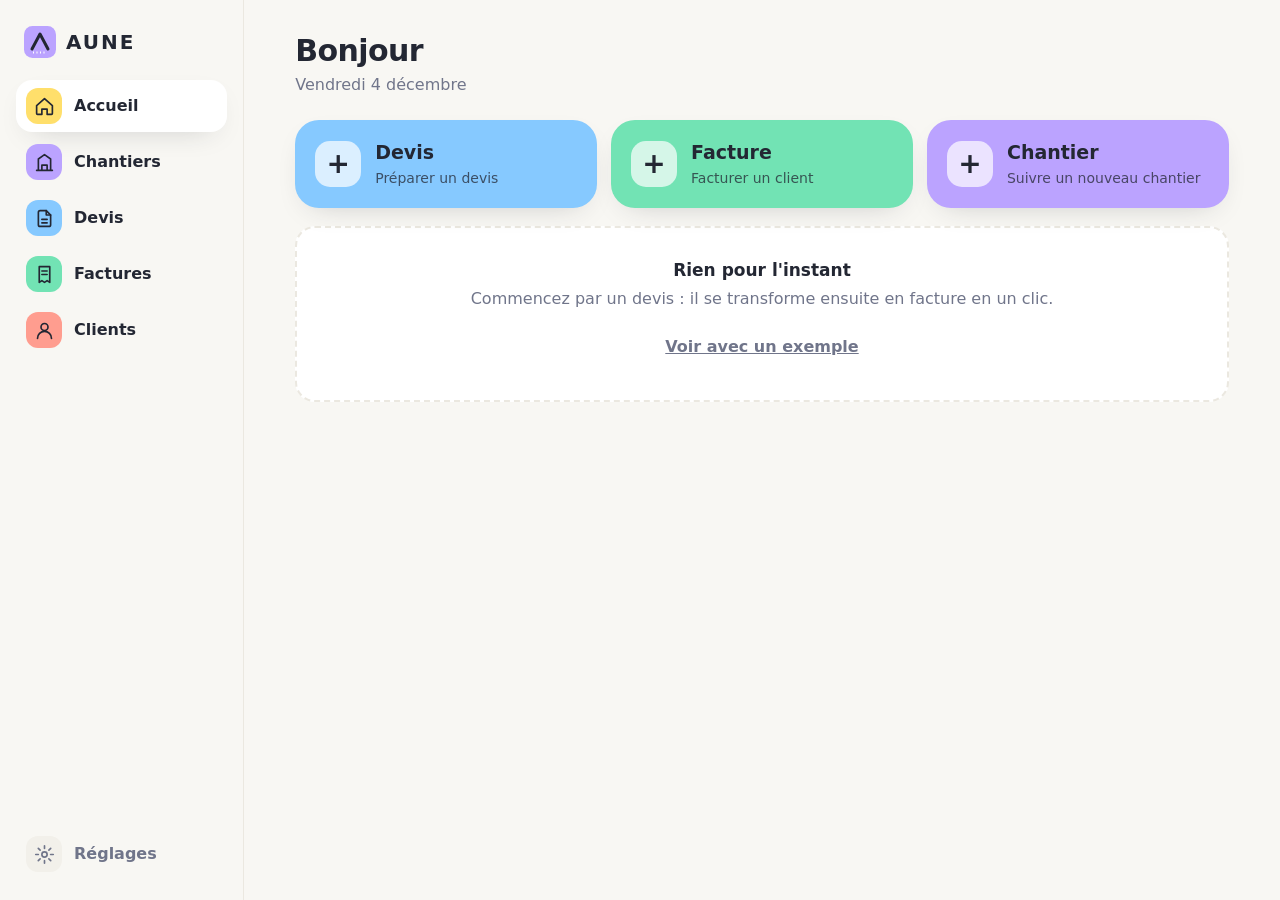
<file: index.html>
<!doctype html>
<html lang="fr">
<head>
<meta charset="utf-8">
<meta name="viewport" content="width=device-width,initial-scale=1,viewport-fit=cover">
<title>AUNE · Suivi de chantier</title>
<meta name="theme-color" content="#f8f7f3">
<meta name="apple-mobile-web-app-capable" content="yes">
<meta name="mobile-web-app-capable" content="yes">
<link rel="manifest" href="manifest.webmanifest">
<link rel="icon" href="icon.svg" type="image/svg+xml">
<link rel="apple-touch-icon" href="icon.svg">
<style>
/* Blanc cassé + pastels un peu flashy. Une couleur par univers :
   chantiers = lilas · devis = ciel · factures = menthe · alertes = corail · attention = citron */
:root{
  color-scheme:light;
  --bg:#f8f7f3;--card:#fff;--ink:#232733;--muted:#70758a;--line:#ebe8e0;--soft:#f2f0ea;
  --sky:#86c9ff;--mint:#72e3b4;--lilac:#bba3ff;--coral:#ff9d8f;--lemon:#ffdf6b;
  --sky-s:#e4f3ff;--mint-s:#dff8ee;--lilac-s:#ede7ff;--coral-s:#ffeae6;--lemon-s:#fff6d4;
  --sky-d:#0d5a94;--mint-d:#087349;--lilac-d:#5430c4;--coral-d:#b02f24;--lemon-d:#7a5d00;
  --shadow:0 10px 30px -16px rgba(35,39,51,.28);
  --p:var(--ink);--pt:#fff;
}
body[data-sec=chantiers]{--p:var(--lilac);--pt:var(--ink)}
body[data-sec=devis]{--p:var(--sky);--pt:var(--ink)}
body[data-sec=factures]{--p:var(--mint);--pt:var(--ink)}
body[data-sec=clients]{--p:var(--coral);--pt:var(--ink)}
*{box-sizing:border-box}
html{-webkit-text-size-adjust:100%}
body{margin:0;background:var(--bg);color:var(--ink);font:16px/1.45 system-ui,-apple-system,"Segoe UI",Roboto,sans-serif}
h1{font-size:30px;line-height:1.1;margin:0;font-weight:800;letter-spacing:-.02em}
h2{font-size:16px;margin:0;font-weight:750}
a{color:inherit;text-decoration:none}
button,input,select,textarea{font:inherit;color:inherit}
:focus-visible{outline:3px solid var(--ink);outline-offset:2px}
.muted{color:var(--muted)}.small{font-size:14px}

/* Mise en page : barre latérale (PC) / barre du bas (téléphone) */
.shell{display:grid;grid-template-columns:244px minmax(0,1fr);min-height:100vh}
.side{position:sticky;top:0;height:100vh;padding:26px 16px 20px;display:flex;flex-direction:column;gap:22px;border-right:1px solid var(--line)}
.logo{display:flex;align-items:center;gap:10px;font-weight:850;letter-spacing:.1em;font-size:20px;padding:0 8px}
.side nav{display:grid;gap:4px}
.nv{display:flex;align-items:center;gap:12px;padding:8px 10px;border-radius:16px;font-weight:650;color:var(--ink)}
.nv .chip{width:36px;height:36px;border-radius:12px;display:grid;place-items:center;flex:none}
.nv:hover{background:var(--soft)}
.nv.on{background:#fff;box-shadow:var(--shadow)}
.nv.set{margin-top:auto;color:var(--muted)}
.ico{width:21px;height:21px;flex:none}
main{padding:34px clamp(18px,4vw,52px) 90px;max-width:1220px;width:100%}
.mtop,.bottom{display:none}

/* Boutons */
.btn{border:1px solid var(--line);background:#fff;border-radius:14px;padding:10px 18px;cursor:pointer;font-weight:650;min-height:46px;display:inline-flex;align-items:center;justify-content:center;gap:6px;text-align:center}
.btn:hover{border-color:var(--ink)}
.btn.primary{background:var(--p);color:var(--pt);border-color:var(--p)}
.btn.sky{background:var(--sky);border-color:var(--sky)}.btn.mint{background:var(--mint);border-color:var(--mint)}.btn.lilac{background:var(--lilac);border-color:var(--lilac)}
.btn.link{border:0;background:none;text-decoration:underline;padding:10px 4px}
.btn.danger{color:var(--coral-d)}
.btn.sm{min-height:38px;padding:6px 14px;font-size:14px;border-radius:12px}
.icon-btn{border:0;background:none;cursor:pointer;font-size:24px;line-height:1;padding:6px 10px;border-radius:10px;color:var(--muted)}
.icon-btn:hover{color:var(--coral-d);background:var(--coral-s)}

.head{display:flex;justify-content:space-between;align-items:flex-end;gap:14px;flex-wrap:wrap;margin-bottom:24px}
.head .sub{color:var(--muted);margin-top:6px}
.head .sub::first-letter{text-transform:uppercase}
.btns{display:flex;gap:10px;flex-wrap:wrap;align-items:center}
.sec{display:flex;justify-content:space-between;align-items:center;margin:30px 0 12px}
.sec:first-child{margin-top:0}
.count{display:inline-block;margin-left:6px;padding:1px 9px;border-radius:99px;background:var(--soft);color:var(--muted);font-size:13px;font-weight:700}
.back{display:inline-block;margin-bottom:14px;color:var(--muted);font-weight:650}
.cols2{display:grid;grid-template-columns:minmax(0,1.45fr) minmax(0,1fr);gap:28px;align-items:start}
.cols2.eq{grid-template-columns:1fr 1fr}
.stack{display:grid;gap:14px}

/* Tuiles d'action */
.quick{display:grid;grid-template-columns:repeat(3,1fr);gap:14px;margin-bottom:18px}
.tile{border:0;border-radius:24px;padding:18px 20px;cursor:pointer;text-align:left;display:flex;align-items:center;gap:14px;color:var(--ink);box-shadow:var(--shadow);min-height:88px}
.tile .plus{width:46px;height:46px;border-radius:15px;background:rgba(255,255,255,.7);display:grid;place-items:center;font-size:28px;font-weight:600;flex:none}
.tile b{display:block;font-size:19px}
.tile .ts{font-size:14px;opacity:.75}
.tile.sky{background:var(--sky)}.tile.mint{background:var(--mint)}.tile.lilac{background:var(--lilac)}
.kpis{display:grid;grid-template-columns:repeat(4,1fr);gap:12px;margin-bottom:28px}
.kpis.three{grid-template-columns:repeat(3,1fr);margin-bottom:22px}
.kpi{border-radius:18px;padding:14px 16px;display:block}
.locked [data-a=addLine],.locked [data-a=delLine]{display:none}
.locked input:disabled,.locked select:disabled,.locked textarea:disabled{opacity:.72;background:var(--soft)}
.kpibtn{border:0;width:100%;text-align:left;font:inherit;color:inherit;cursor:pointer}
.kpi span{font-size:14px;opacity:.78}
.kpi b{display:block;font-size:23px;margin-top:2px;font-variant-numeric:tabular-nums;letter-spacing:-.01em}
.kpi.sky{background:var(--sky-s)}.kpi.mint{background:var(--mint-s)}.kpi.lilac{background:var(--lilac-s)}.kpi.coral{background:var(--coral-s)}.kpi.lemon{background:var(--lemon-s)}

/* Listes */
.list,.card{background:var(--card);border:1px solid var(--line);border-radius:20px;box-shadow:var(--shadow)}
.list{overflow:hidden}
.card{padding:20px}
.row{display:flex;gap:14px;align-items:center;padding:14px 18px;border-top:1px solid var(--line);min-height:68px}
.row:first-child{border-top:0}
a.row:hover{background:var(--bg)}
.row .main{flex:1;min-width:0}
.row .t{font-weight:650;overflow:hidden;text-overflow:ellipsis;white-space:nowrap}
.row .s,.s{color:var(--muted);font-size:14px}
.row .amt{font-weight:750;white-space:nowrap;font-variant-numeric:tabular-nums}
.av{width:42px;height:42px;border-radius:14px;display:grid;place-items:center;font-weight:800;font-size:15px;color:var(--ink);flex:none}
.pill{display:inline-block;padding:3px 11px;border-radius:99px;font-size:13px;font-weight:700;background:var(--soft);color:var(--muted);border:0;white-space:nowrap}
.pill.info{background:var(--sky-s);color:var(--sky-d)}.pill.ok{background:var(--mint-s);color:var(--mint-d)}
.pill.warn{background:var(--lemon-s);color:var(--lemon-d)}.pill.bad{background:var(--coral-s);color:var(--coral-d)}
button.pill{cursor:pointer}
button.pill:hover{filter:brightness(.96)}
.bar2{height:8px;border-radius:99px;background:var(--soft);overflow:hidden;margin-top:10px}
.bar2 i{display:block;height:100%;background:var(--mint);border-radius:99px}

/* Cartes chantier */
.cards{display:grid;grid-template-columns:repeat(auto-fill,minmax(280px,1fr));gap:16px}
.ccard{display:block;background:var(--card);border:1px solid var(--line);border-radius:22px;padding:18px;box-shadow:var(--shadow)}
.ccard:hover{border-color:var(--ink)}
.ctop{display:flex;justify-content:space-between;align-items:center;margin-bottom:14px}
.cname{font-size:18px;font-weight:750;letter-spacing:-.01em;line-height:1.2}
.cfoot{margin-top:8px}

/* Page chantier */
.hero{background:var(--lilac-s);border:1px solid color-mix(in srgb,var(--lilac) 55%,#fff);border-radius:26px;padding:20px 24px 22px;margin-bottom:26px}
.hero-top{display:flex;justify-content:space-between;align-items:center;margin-bottom:12px}
.hero-top .back{margin:0}
.hero-main{display:flex;gap:16px;align-items:center;flex-wrap:wrap}
.hero-main .av{width:58px;height:58px;border-radius:18px;font-size:20px;background:var(--lilac)}
.hero-main>div{flex:1;min-width:200px}
.hero .bar2{background:rgba(255,255,255,.75);height:10px}
.chips{display:flex;gap:8px;flex-wrap:wrap;margin-top:14px}
.chips a,.chips span{background:rgba(255,255,255,.8);border-radius:99px;padding:4px 12px;font-size:14px;font-weight:600}
.stats{display:grid}
.stats div{display:flex;justify-content:space-between;align-items:center;padding:12px 0;border-top:1px solid var(--line)}
.stats div:first-child{border-top:0;padding-top:0}
.stats div:last-child{padding-bottom:0}
.stats b{font-variant-numeric:tabular-nums;font-size:17px}

.empty{background:var(--card);border:2px dashed var(--line);border-radius:20px;padding:30px 16px;text-align:center;color:var(--muted)}
.empty b{display:block;color:var(--ink);font-size:17px;margin-bottom:4px}
.empty .btn{margin-top:14px}
.notice{background:var(--lemon-s);border-radius:16px;padding:12px 18px;margin-bottom:22px;font-weight:550}
.search{width:100%;max-width:420px;margin-bottom:18px}
[hidden]{display:none!important}
.warnbox{background:var(--lemon-s);color:var(--lemon-d);border-radius:12px;padding:10px 14px;font-size:14px;font-weight:650;margin-top:14px}

/* Formulaires */
input:not([type]),input[type=text],input[type=tel],input[type=email],input[type=number],input[type=date],input[type=search],select,textarea{width:100%;min-width:0;background:#fff;border:1.5px solid var(--line);border-radius:14px;padding:10px 14px;min-height:46px}
input:focus,select:focus,textarea:focus{border-color:var(--ink);outline:0}
textarea{resize:vertical}
label.f{display:grid;gap:5px;font-size:14px;color:var(--muted);font-weight:550}
.fgrid{display:grid;grid-template-columns:repeat(auto-fit,minmax(230px,1fr));gap:14px}
.fgrid .full{grid-column:1/-1}
details.more>summary{cursor:pointer;font-weight:700;padding:10px 0;list-style:none;display:flex;align-items:center;gap:8px}
details.more>summary::before{content:"+";display:grid;place-items:center;width:24px;height:24px;border-radius:8px;background:var(--lemon);font-weight:800}
details.more[open]>summary::before{content:"–"}
details.more>summary::-webkit-details-marker{display:none}
dialog{border:0;border-radius:26px;background:var(--bg);color:var(--ink);padding:0;width:min(540px,calc(100vw - 20px));max-height:calc(100dvh - 20px);box-shadow:0 30px 80px -20px rgba(35,39,51,.5)}
dialog::backdrop{background:rgba(35,39,51,.45)}
.dform{padding:24px;display:grid;gap:18px}
.dform h2{font-size:21px;font-weight:800}
.frow{display:flex;justify-content:flex-end;gap:10px}

/* Éditeur de devis / facture */
.editor{display:grid;grid-template-columns:minmax(0,1fr) 340px;grid-template-areas:"info side" "lines side" "opts side";gap:18px 28px;align-items:start}
.e-info{grid-area:info}.e-lines{grid-area:lines;container-type:inline-size}
@container (max-width:560px){
  .line{grid-template-columns:1fr 1fr 1fr}
  .line .lt{grid-column:1/3;text-align:left}
  .line .icon-btn{justify-self:end}
}.e-side{grid-area:side;position:sticky;top:24px}.e-opts{grid-area:opts}
.line{display:grid;grid-template-columns:80px 92px 120px minmax(0,1fr) 40px;gap:10px;align-items:end;padding:14px;border-radius:16px;background:var(--bg);margin-bottom:10px}
.line>*{min-width:0}
.line .desc{grid-column:1/-1;background:#fff}
.line .lt{white-space:nowrap;text-align:right;align-self:center;font-weight:750;font-size:17px;font-variant-numeric:tabular-nums}
.line .icon-btn{align-self:center}
.mini{display:grid;gap:3px;font-size:12.5px;color:var(--muted);font-weight:600}
.mini input{background:#fff}
.row .rside{display:grid;justify-items:end;gap:4px}
.racts{display:flex;gap:8px;align-items:center}
.tot{display:grid;gap:8px;font-variant-numeric:tabular-nums}
.tot div{display:flex;justify-content:space-between}
.tot .big{font-size:28px;font-weight:800;letter-spacing:-.02em;border-top:2px solid var(--ink);padding-top:12px;margin-top:4px}
.sumcard{background:var(--p);border-color:var(--p)}
body:not([data-sec]) .sumcard,body[data-sec=chantiers] .sumcard{background:#fff;border-color:var(--line)}
.sumtop{display:flex;justify-content:space-between;align-items:center;margin-bottom:14px;font-weight:700}
.actions{display:grid;gap:10px;margin-top:20px}
.actions .btn{width:100%}
.sumcard .btn{background:#fff;border-color:transparent}
.sumcard .btn.primary{background:var(--ink);color:#fff}
.sumcard .tot .big{border-color:var(--ink)}

/* Planning */
.gantt{overflow:auto;border:1px solid var(--line);border-radius:20px;background:var(--card);box-shadow:var(--shadow)}
.g{display:grid;grid-template-columns:160px 1fr;min-width:780px;border-top:1px solid var(--line)}
.g:first-child{border-top:0}
.gl{position:sticky;left:0;z-index:2;background:var(--card);padding:9px 14px;font-size:14px;border-right:1px solid var(--line);overflow:hidden;text-overflow:ellipsis;white-space:nowrap}
.gl.c{font-weight:750;background:var(--lilac-s)}
.gw{display:grid;grid-template-columns:repeat(8,1fr);font-size:13px;color:var(--muted)}
.gw span{padding:9px 8px;border-left:1px solid var(--line)}
.gt{position:relative;min-height:38px;background:repeating-linear-gradient(to right,transparent 0,transparent calc(12.5% - 1px),var(--line) calc(12.5% - 1px),var(--line) 12.5%)}
.gtoday{position:absolute;top:0;bottom:0;width:2px;background:var(--coral);z-index:1}
.gb{position:absolute;top:9px;height:20px;border-radius:7px;min-width:8px}
.gb.c{top:16px;height:6px;background:var(--ink)!important}
.gb.done{opacity:.4}

.toast{position:fixed;left:50%;bottom:96px;transform:translateX(-50%);background:var(--ink);color:#fff;padding:11px 18px;border-radius:14px;z-index:50;font-weight:650}
#print{display:none}

/* Fenêtre moyenne : la barre latérale se réduit aux icônes pour laisser la place au contenu */
@media (min-width:821px) and (max-width:1239px){
  .shell{grid-template-columns:86px minmax(0,1fr)}
  .side{padding:22px 0;align-items:center;gap:20px}
  .side .lb{display:none}
  .logo{padding:0}
  .nv{padding:6px;justify-content:center}
  main{padding-left:clamp(18px,3vw,40px);padding-right:clamp(18px,3vw,40px)}
}
@media (max-width:1000px){
  .kpis{grid-template-columns:repeat(2,1fr)}
  .cols2,.cols2.eq{grid-template-columns:minmax(0,1fr)}
  .editor{grid-template-columns:minmax(0,1fr);grid-template-areas:"info" "lines" "side" "opts"}
  .e-side{position:static}
}
@media (max-width:820px){
  .shell{display:block}
  .side{display:none}
  .mtop{display:flex;justify-content:space-between;align-items:center;padding:12px 16px 0}
  .mtop .gear{display:grid;place-items:center;width:42px;height:42px;border-radius:14px;background:#fff;border:1px solid var(--line)}
  .bottom{display:flex;position:fixed;left:10px;right:10px;bottom:calc(10px + env(safe-area-inset-bottom));z-index:30;background:#fff;border:1px solid var(--line);border-radius:24px;padding:6px;box-shadow:0 14px 40px -12px rgba(35,39,51,.4)}
  .bottom a{flex:1;display:flex;flex-direction:column;align-items:center;gap:1px;padding:4px 2px;font-size:12px;font-weight:650;color:var(--muted)}
  .bottom .ib{padding:4px 18px;border-radius:99px;display:grid;place-items:center}
  .bottom a.on{color:var(--ink)}
  .bottom a.on .ib{background:var(--c)}
  main{padding:18px 16px 120px}
  h1{font-size:26px}
  .quick{grid-template-columns:1fr}
  .tile{min-height:72px}
  .kpis.three{grid-template-columns:1fr}
  .fgrid{grid-template-columns:1fr}
  .line{grid-template-columns:1fr 1fr 1fr;padding:12px}
  .line .lt{grid-column:1/3;text-align:left}
  .line .icon-btn{justify-self:end}
  .row{flex-wrap:wrap}
  .racts{flex:0 0 100%;justify-content:flex-end}
  .hero{padding:16px}
}
/* Animations : discrètes, et seulement si le système ne demande pas de les réduire */
@media (prefers-reduced-motion:no-preference){
  .tile,.ccard,.btn,.nv,.row,.pill,.icon-btn{transition:transform .14s ease,border-color .14s ease,background-color .14s ease,box-shadow .14s ease}
  .tile:hover{transform:translateY(-2px)}
  .ccard:hover{transform:translateY(-2px)}
  .btn:active,.tile:active,.ccard:active,button.pill:active{transform:scale(.97)}
  /* un seul mouvement d'ensemble quand on change de page */
  main.enter{animation:enter .3s cubic-bezier(.2,.7,.2,1)}
  @keyframes enter{from{opacity:0;transform:translateY(10px)}}
  main.enter .bar2 i{transform-origin:left;animation:grow .8s .12s cubic-bezier(.2,.7,.2,1) both}
  @keyframes grow{from{transform:scaleX(0)}}
  /* réponses à une action */
  dialog[open]{animation:dlg .24s cubic-bezier(.2,.8,.2,1)}
  dialog[open]::backdrop{animation:fade .24s ease-out}
  @keyframes dlg{from{opacity:0;transform:translateY(16px) scale(.97)}}
  @keyframes fade{from{opacity:0}}
  .pop{animation:pop .4s cubic-bezier(.3,1.7,.5,1)}
  @keyframes pop{from{transform:scale(.7)}}
  .line.pop{animation:slidein .3s cubic-bezier(.2,.8,.2,1)}
  @keyframes slidein{from{opacity:0;transform:translateY(-8px)}}
  .toast{animation:up .2s ease-out}
  @keyframes up{from{opacity:0;transform:translate(-50%,10px)}}
}
@media print{
  body{background:#fff}
  .shell,.bottom,dialog,.toast{display:none!important}
  #print{display:block!important;color:#000;background:#fff;font:12.5px/1.45 system-ui,sans-serif}
}
#print .pg{max-width:780px;margin:0 auto}
#print table{width:100%;border-collapse:collapse;margin:18px 0}
#print th{text-align:left;border-bottom:2px solid #000;padding:6px 4px;font-size:12px}
#print td{border-bottom:1px solid #ccc;padding:7px 4px;vertical-align:top}
#print .r{text-align:right}
#print .hd{display:flex;justify-content:space-between;gap:24px}
#print h1{font-size:30px}
#print .sig{border:1px solid #000;height:90px;padding:6px;margin-top:20px;width:55%}
#print .tt{margin-left:auto;width:260px}
#print .tt div{display:flex;justify-content:space-between;padding:3px 0}
#print .tt .g2{border-top:2px solid #000;font-weight:700;font-size:15px;margin-top:4px;padding-top:6px}
</style>
</head>
<body>
<div class="shell">
  <aside class="side" id="side"></aside>
  <div>
    <div class="mtop" id="mtop"></div>
    <main id="main"></main>
  </div>
</div>
<nav class="bottom" id="bottom"></nav>
<dialog id="dlg"></dialog>
<div id="print"></div>
<input type="file" id="file" accept="application/json,.json" hidden>

<script>
'use strict';
/* ============ Utilitaires ============ */
const $=(s,el=document)=>el.querySelector(s);
const uid=()=>Math.random().toString(36).slice(2,10);
const LS='aune.v1', DAY=864e5;
const pad=n=>String(n).padStart(2,'0');
const D=s=>Date.parse(s+'T00:00:00Z');
const today=()=>{const d=new Date();return d.getFullYear()+'-'+pad(d.getMonth()+1)+'-'+pad(d.getDate())};
const addDays=(s,n)=>new Date(D(s)+n*DAY).toISOString().slice(0,10);
const weekStart=s=>addDays(s,-((new Date(D(s)).getUTCDay()+6)%7));
const esc=s=>String(s==null?'':s).replace(/[&<>"']/g,c=>({'&':'&amp;','<':'&lt;','>':'&gt;','"':'&quot;',"'":'&#39;'}[c]));
const eur=n=>new Intl.NumberFormat('fr-FR',{style:'currency',currency:'EUR'}).format(n||0);
const fdate=s=>s?new Date(D(s)).toLocaleDateString('fr-FR',{day:'2-digit',month:'short',year:'numeric',timeZone:'UTC'}):'—';
const fshort=s=>s?new Date(D(s)).toLocaleDateString('fr-FR',{day:'2-digit',month:'2-digit',timeZone:'UTC'}):'';
const r2=n=>Math.round((n+Number.EPSILON)*100)/100;
const hue=s=>{let h=0;for(const c of String(s||'x'))h=(h*31+c.charCodeAt(0))%360;return h};
const colorOf=s=>`hsl(${hue(s)} 85% 76%)`;
const PAL=['sky','mint','lilac','coral','lemon'];
const palOf=s=>PAL[hue(s)%5];
const initials=s=>{
  const skip=/^(m|mr|mme|mlle|me|et|de|du|des|la|le|les|d|l)\.?$/i;
  let w=String(s||'').split(/[\s/·\-]+/).filter(x=>/^[A-Za-zÀ-ÿ0-9]/.test(x)&&!skip.test(x));
  if(!w.length)w=String(s||'?').split(/\s+/).filter(Boolean);
  const r=w.length>1?w[0][0]+w[1][0]:(w[0]||'?').slice(0,2);
  return r.toUpperCase();
};
const av=(label,key)=>`<span class="av" style="background:var(--${palOf(key||label)})">${esc(initials(label))}</span>`;
const I={
 home:'<path d="M3 11l9-8 9 8v9a1 1 0 0 1-1 1h-5v-6H9v6H4a1 1 0 0 1-1-1z"/>',
 site:'<path d="M3 21h18M5 21V8l7-5 7 5v13M9 21v-6h6v6"/>',
 doc:'<path d="M14 3H7a2 2 0 0 0-2 2v14a2 2 0 0 0 2 2h10a2 2 0 0 0 2-2V8z"/><path d="M14 3v5h5M9 13h6M9 17h6"/>',
 inv:'<path d="M6 3h12v18l-3-2-3 2-3-2-3 2z"/><path d="M9 8h6M9 12h6"/>',
 user:'<circle cx="12" cy="8" r="4"/><path d="M4 21a8 8 0 0 1 16 0"/>',
 cog:'<circle cx="12" cy="12" r="3"/><path d="M12 2v3M12 19v3M2 12h3M19 12h3M4.9 4.9l2.1 2.1M17 17l2.1 2.1M4.9 19.1L7 17M17 7l2.1-2.1"/>'
};
const ico=n=>`<svg class="ico" viewBox="0 0 24 24" fill="none" stroke="currentColor" stroke-width="1.9" stroke-linecap="round" stroke-linejoin="round" aria-hidden="true">${I[n]}</svg>`;
const MARK='<svg viewBox="0 0 64 64" width="32" height="32" aria-hidden="true"><rect width="64" height="64" rx="17" fill="#bba3ff"/><path d="M16 46 L32 16 L48 46" fill="none" stroke="#232733" stroke-width="6" stroke-linecap="round" stroke-linejoin="round"/><path d="M18 53h28" stroke="#fff" stroke-width="4" stroke-dasharray="2 5"/></svg>';

/* ============ Données ============ */
const STAT_L=['à venir','en cours','terminé'];
const STAT_C=['à venir','en cours','en pause','terminé'];
const STAT_D=['brouillon','envoyé','accepté','refusé'];
const STAT_F=['brouillon','envoyée','payée'];
const TRADES=['Terrassement','Maçonnerie / Gros œuvre','Charpente','Couverture','Menuiserie','Plomberie','Électricité','Chauffage / Clim','Plâtrerie / Isolation','Carrelage','Peinture','Façade','Paysage / VRD','Autre'];
const tone=s=>({'en cours':'info','à venir':'','terminé':'ok','en pause':'warn','brouillon':'','envoyé':'info','envoyée':'info','accepté':'ok','refusé':'bad','payée':'ok','en retard':'bad','annulée':'bad'}[s]||'');
const pill=s=>`<span class="pill ${tone(s)}">${esc(s)}</span>`;
const blank=()=>({v:1,chantiers:[],lots:[],tasks:[],docs:[],clients:[],settings:{
  name:'',legal:'',siret:'',vatId:'',address:'',email:'',phone:'',iban:'',tvaMode:'franchise',tva:20,
  devisPrefix:'DEV',facturePrefix:'FAC',avoirPrefix:'AV',acomptePct:30,plafondCA:83600,tauxCot:'',
  insKind:'Garantie décennale',insName:'',insAddr:'',insPolicy:'',insZone:'France métropolitaine',
  conditions:"Paiement à 30 jours. En cas de retard : pénalités à 3 fois le taux d'intérêt légal et indemnité forfaitaire de recouvrement de 40 €."}});
const normalize=d=>{const b=blank();d.settings=Object.assign(b.settings,d.settings||{});['chantiers','lots','tasks','docs'].forEach(k=>d[k]=d[k]||[]);if(!d.clients){d.clients=[];seedClients(d)}return d};
/* Carnet de clients : se remplit à partir des devis, factures et chantiers existants (sans doublon, sans rien effacer) */
const nkey=n=>String(n||'').trim().toLowerCase();
function seedClients(d){
  const m=new Map((d.clients||[]).map(c=>[nkey(c.name),c]));
  const put=(name,o)=>{const k=nkey(name);if(!k)return;let c=m.get(k);
    if(!c){c={id:uid(),name:String(name).trim(),type:'particulier',siren:'',address:'',phone:'',email:'',notes:''};m.set(k,c)}
    ['address','phone','siren'].forEach(f=>{if(o[f]&&!c[f])c[f]=o[f]});if(o.type==='pro'){c.type='pro'}};
  (d.chantiers||[]).forEach(c=>put(c.client,{phone:c.phone}));
  [...(d.docs||[])].sort((a,b)=>(a.date||'').localeCompare(b.date||'')).forEach(x=>put(x.clientName,{address:x.clientAddress,siren:x.clientSiren,type:x.clientType}));
  d.clients=[...m.values()];
}
function load(){try{const d=JSON.parse(localStorage.getItem(LS));if(d&&d.v)return normalize(d)}catch(e){}return blank()}
let db=load();
function save(){try{localStorage.setItem(LS,JSON.stringify(db))}catch(e){toast('Enregistrement impossible : stockage plein ou bloqué')}if(typeof syncMark==='function')syncMark()}
const ch=id=>db.chantiers.find(c=>c.id===id);
const lot=id=>db.lots.find(l=>l.id===id);
const doc=id=>db.docs.find(d=>d.id===id);

const ht=d=>r2((d.lines||[]).reduce((s,l)=>s+r2((+l.qty||0)*(+l.pu||0)),0));
const tva=d=>r2(ht(d)*(+d.tva||0)/100);
const ttc=d=>r2(ht(d)+tva(d));
/* Avoir = facture à montants négatifs liée à une facture (refId). Une fois émis, il réduit ce que le client doit encore. */
const creditOf=d=>d.avoir||d.type!=='facture'?0:r2(db.docs.filter(x=>x.avoir&&x.refId===d.id&&x.status!=='brouillon').reduce((a,x)=>a+ttc(x),0));
const reste=d=>Math.max(0,r2(ttc(d)+creditOf(d)-(+d.paid||0)));
const isCancelled=d=>d.type==='facture'&&!d.avoir&&d.status==='envoyée'&&creditOf(d)<0&&reste(d)===0;
/* Une facture émise n'est plus modifiable (seuls les règlements peuvent être saisis) ni supprimable : on la corrige par un avoir. */
const isLocked=d=>!!d&&d.type==='facture'&&d.status!=='brouillon';
const LOCK_OK=['paid','paidAt','status'];
const docLabel=d=>d.type==='devis'?'Devis':d.avoir?'Avoir':'Facture';
const isLate=d=>d.type==='facture'&&d.status==='envoyée'&&d.due&&d.due<today()&&reste(d)>0;
const dStatus=d=>isLate(d)?'en retard':isCancelled(d)?'annulée':d.status;
const lotsOf=c=>db.lots.filter(l=>l.chantierId===c.id);
const lotsDone=c=>lotsOf(c).filter(l=>l.status==='terminé').length;
const progOf=c=>{const n=lotsOf(c).length;return n?Math.round(lotsDone(c)/n*100):(c.status==='terminé'?100:0)};
function nextNumber(type,avoir){
  const pre=type==='devis'?db.settings.devisPrefix:avoir?(db.settings.avoirPrefix||'AV'):db.settings.facturePrefix, y=new Date().getFullYear();
  let max=0;db.docs.filter(d=>d.type===type&&!!d.avoir===!!avoir).forEach(d=>{const m=String(d.number||'').match(/-(\d{4})-(\d+)$/);if(m&&+m[1]===y)max=Math.max(max,+m[2])});
  return `${pre}-${y}-${String(max+1).padStart(3,'0')}`;
}
const clientNames=()=>[...new Set([...db.clients.map(c=>c.name),...db.chantiers.map(c=>c.client),...db.docs.map(d=>d.clientName)].filter(Boolean))];
const findClient=n=>{const k=nkey(n);return k?db.clients.find(c=>nkey(c.name)===k):null};
const clientById=id=>db.clients.find(c=>c.id===id);
const clientOf=d=>(d.clientId&&clientById(d.clientId))||findClient(d.clientName);
const docsOfClient=c=>db.docs.filter(d=>d.clientId===c.id||(!d.clientId&&nkey(d.clientName)===nkey(c.name)));
/* apprend le client depuis un document ou un chantier : crée la fiche si besoin, complète les champs vides */
function learnClient(d){
  if(!d||!nkey(d.clientName))return;
  let c=clientOf(d);
  if(!c){c={id:uid(),name:d.clientName.trim(),type:'particulier',siren:'',address:'',phone:'',email:'',notes:''};db.clients.push(c)}
  if(d.clientAddress&&!c.address)c.address=d.clientAddress;
  if(d.clientType==='pro'){c.type='pro';if(d.clientSiren&&!c.siren)c.siren=d.clientSiren}
  if(d.clientId!==c.id)d.clientId=c.id;
  save();
}
const catalog=()=>{const m=new Map();db.docs.forEach(d=>d.lines.forEach(l=>{if(l.desc&&+l.pu)m.set(l.desc.trim().toLowerCase(),l)}));return m};

/* ============ UI ============ */
const ui={q:'',goff:0,gc:'',opt:false,flash:null};
function toast(m){const t=document.createElement('div');t.className='toast';t.textContent=m;document.body.appendChild(t);setTimeout(()=>t.remove(),2400)}
function fld(f,v){
  const req=f.req?'required':'';let inp;
  if(f.t==='select')inp=`<select name="${f.k}" ${req}>${f.o.map(o=>{const[a,b]=Array.isArray(o)?o:[o,o];return`<option value="${esc(a)}" ${String(a)===String(v)?'selected':''}>${esc(b)}</option>`}).join('')}</select>`;
  else if(f.t==='textarea')inp=`<textarea name="${f.k}" rows="3">${esc(v)}</textarea>`;
  else inp=`<input name="${f.k}" type="${f.t||'text'}" ${f.t==='number'?'step="any" inputmode="decimal"':''} ${f.t==='tel'?'inputmode="tel"':''} ${f.list?`list="dl_${f.k}"`:''} value="${esc(v==null?'':v)}" ${req} ${f.auto?'autofocus':''}>${f.list?`<datalist id="dl_${f.k}">${f.list.map(x=>`<option value="${esc(x)}">`).join('')}</datalist>`:''}`;
  return `<label class="f ${f.full?'full':''}"><span>${f.l}</span>${inp}</label>`;
}
function form(title,fields,vals,onSave,openMore){
  const main=fields.filter(f=>!f.more), more=fields.filter(f=>f.more);
  const dlg=$('#dlg');
  dlg.innerHTML=`<form class="dform"><h2>${esc(title)}</h2><div class="fgrid">${main.map(f=>fld(f,vals[f.k])).join('')}</div>${more.length?`<details class="more" ${openMore?'open':''}><summary>Plus de détails</summary><div class="fgrid" style="margin-top:6px">${more.map(f=>fld(f,vals[f.k])).join('')}</div></details>`:''}<div class="frow"><button type="button" class="btn" data-a="closeDlg">Annuler</button><button class="btn primary">Enregistrer</button></div></form>`;
  $('form',dlg).addEventListener('submit',e=>{
    e.preventDefault();const fd=new FormData(e.target),v={};
    fields.forEach(f=>{const raw=fd.get(f.k);v[f.k]=f.t==='number'?(parseFloat(raw)||0):(raw==null?'':String(raw).trim())});
    onSave(v);dlg.close();render();
  });
  dlg.showModal();
}

/* ============ Vues ============ */
const head=(title,sub,btns)=>`<div class="head"><div><h1>${title}</h1>${sub?`<div class="sub">${sub}</div>`:''}</div><div class="btns">${btns||''}</div></div>`;
const empty=(t,p,b)=>`<div class="empty"><b>${t}</b>${p}${b?`<div>${b}</div>`:''}</div>`;
const kpi=(c,l,v,href)=>`<${href?'a href="'+href+'"':'div'} class="kpi ${c}"><span>${l}</span><b>${v}</b></${href?'a':'div'}>`;

function docRow(d,msg,inChantier){
  const c=inChantier?null:ch(d.chantierId);
  return `<a class="row" href="#/${d.type==='devis'?'devis':'factures'}/${d.id}">${av(d.clientName||'?',d.clientName||d.id)}<div class="main"><div class="t">${esc(d.clientName||'Client à renseigner')}</div><div class="s">${esc(msg||(docLabel(d)+' '+d.number+(c?' · '+c.name:'')+' · '+fdate(d.date)))}</div></div><div class="rside"><div class="amt">${eur(ttc(d))}</div>${msg?'':pill(dStatus(d))}</div></a>`;
}
function chantierRow(c){
  const n=lotsOf(c).length,done=lotsDone(c);
  return `<a class="row" href="#/chantier/${c.id}" style="display:block"><div style="display:flex;gap:14px;align-items:center">${av(c.name,c.id)}<div class="main"><div class="t">${esc(c.name)}</div><div class="s">${esc(c.client||'Client non renseigné')}${n?' · '+done+'/'+n+' terminés':''}</div></div>${pill(c.status)}</div>${n?`<div class="bar2"><i style="width:${progOf(c)}%"></i></div>`:''}</a>`;
}
function chantierCard(c){
  const n=lotsOf(c).length,done=lotsDone(c);
  return `<a class="ccard" href="#/chantier/${c.id}"><div class="ctop">${av(c.name,c.id)}${pill(c.status)}</div><div class="cname">${esc(c.name)}</div><div class="s">${esc(c.client||'Client non renseigné')}</div><div class="bar2"><i style="width:${progOf(c)}%"></i></div><div class="s cfoot">${n?`${done}/${n} corps de métier terminés`:'Aucun corps de métier'}${c.end?` · fin ${fshort(c.end)}`:''}</div></a>`;
}

function vAccueil(){
  const t=today(),s=db.settings;
  const quick=`<div class="quick">
    <button class="tile sky" data-a="newDoc" data-type="devis"><span class="plus">+</span><span><b>Devis</b><span class="ts">Préparer un devis</span></span></button>
    <button class="tile mint" data-a="newDoc" data-type="facture"><span class="plus">+</span><span><b>Facture</b><span class="ts">Facturer un client</span></span></button>
    <button class="tile lilac" data-a="newChantier"><span class="plus">+</span><span><b>Chantier</b><span class="ts">Suivre un nouveau chantier</span></span></button></div>`;
  const dateTxt=new Date().toLocaleDateString('fr-FR',{weekday:'long',day:'numeric',month:'long'});
  if(!db.chantiers.length&&!db.docs.length){
    return head('Bonjour',dateTxt)+quick+
      `<div class="empty"><b>Rien pour l'instant</b>Commencez par un devis : il se transforme ensuite en facture en un clic.<div><button class="btn link" data-a="demo">Voir avec un exemple</button></div></div>`;
  }
  const todo=[];
  db.docs.filter(isLate).forEach(d=>todo.push({d,w:0,msg:'En retard · échue le '+fdate(d.due)}));
  db.docs.filter(d=>d.type==='devis'&&d.status==='accepté'&&!db.docs.some(f=>f.devisId===d.id&&!f.acompte)).forEach(d=>todo.push({d,w:1,msg:'Devis accepté · créer la facture'}));
  db.docs.filter(d=>d.type==='devis'&&d.status==='envoyé'&&d.date<=addDays(t,-7)).forEach(d=>todo.push({d,w:2,msg:'Sans réponse depuis '+Math.round((D(t)-D(d.date))/DAY)+' jours'}));
  db.docs.filter(d=>d.status==='brouillon').forEach(d=>todo.push({d,w:3,msg:docLabel(d)+' brouillon à terminer'}));
  todo.sort((a,b)=>a.w-b.w);
  const actifs=db.chantiers.filter(c=>c.status==='en cours');
  const aEnc=db.docs.filter(d=>d.type==='facture'&&d.status==='envoyée').reduce((x,d)=>x+reste(d),0);
  const late=db.docs.filter(isLate).reduce((x,d)=>x+reste(d),0);
  const att=db.docs.filter(d=>d.type==='devis'&&d.status==='envoyé').reduce((x,d)=>x+ttc(d),0);
  return head('Bonjour',dateTxt)+quick+
  `<div class="kpis">${kpi('mint','À encaisser',eur(aEnc),'#/factures')}${kpi('coral','En retard',eur(late),'#/factures')}${kpi('sky','Devis en attente',eur(att),'#/devis')}${kpi('lilac','Chantiers en cours',actifs.length,'#/chantiers')}</div>`+
  (backupDue()?`<div class="notice">${bkAge()} <button class="btn link" data-a="export">Exporter maintenant</button></div>`:'')+
  (!s.name?`<div class="notice">Ajoutez le nom de votre entreprise pour qu'il figure sur vos devis. <a href="#/reglages"><u>Ouvrir les réglages</u></a></div>`:'')+
  `<div class="cols2"><div><div class="sec"><h2>À traiter</h2></div>`+
  (todo.length?`<div class="list">${todo.slice(0,6).map(x=>docRow(x.d,x.msg)).join('')}</div>`:`<div class="empty">Tout est à jour.</div>`)+
  `</div><div><div class="sec"><h2>Chantiers en cours</h2><a href="#/chantiers"><u>Tous</u></a></div>`+
  (actifs.length?`<div class="list">${actifs.map(chantierRow).join('')}</div>`:`<div class="empty">Aucun chantier en cours.</div>`)+`</div></div>`;
}

function listChantiers(){
  const q=ui.q.toLowerCase();
  const l=db.chantiers.filter(c=>!q||(c.name+' '+c.client+' '+c.address).toLowerCase().includes(q));
  if(!l.length)return empty(q?'Aucun résultat':'Aucun chantier','Un chantier regroupe vos corps de métier, devis et factures.',q?'':`<button class="btn primary" data-a="newChantier">+ Chantier</button>`);
  return [['en cours','En cours'],['à venir','À venir'],['en pause','En pause'],['terminé','Terminés']].map(([k,t])=>{
    const g=l.filter(c=>c.status===k);return g.length?`<div class="sec"><h2>${t}<span class="count">${g.length}</span></h2></div><div class="cards">${g.map(chantierCard).join('')}</div>`:''}).join('');
}
function vChantiers(){
  return head('Chantiers','',`<a class="btn" href="#/planning">Planning</a><button class="btn primary" data-a="newChantier">+ Chantier</button>`)+
  (db.chantiers.length>4?`<input class="search" type="search" placeholder="Rechercher un chantier ou un client" data-q="chantiers" value="${esc(ui.q)}">`:'')+
  `<div id="list">${listChantiers()}</div>`;
}

function vChantier(r){
  const c=ch(r.id);
  if(!c)return empty('Chantier introuvable','Il a peut-être été supprimé.','<a class="btn" href="#/chantiers">Retour</a>');
  const ls=lotsOf(c),n=ls.length,docs=db.docs.filter(d=>d.chantierId===c.id).sort((a,b)=>(b.date||'').localeCompare(a.date||''));
  const accepted=docs.filter(d=>d.type==='devis'&&d.status==='accepté').reduce((s,d)=>s+ttc(d),0);
  const billed=docs.filter(d=>d.type==='facture'&&d.status!=='brouillon').reduce((s,d)=>s+ttc(d),0);
  const due=docs.filter(d=>d.type==='facture'&&d.status==='envoyée').reduce((s,d)=>s+reste(d),0);
  const chips=[c.phone?`<a href="tel:${esc(c.phone.replace(/\s/g,''))}">${esc(c.phone)}</a>`:'',c.start||c.end?`<span>${fdate(c.start)} → ${fdate(c.end)}</span>`:'',c.budget?`<span>Budget ${eur(c.budget)} HT</span>`:''].filter(Boolean).join('');
  return `<div class="hero"><div class="hero-top"><a class="back" href="#/chantiers">← Chantiers</a><button class="btn sm" data-a="editChantier" data-id="${c.id}">Modifier</button></div>
    <div class="hero-main">${av(c.name,'hero')}<div><h1>${esc(c.name)}</h1><div class="s" style="margin-top:4px">${esc([c.client,c.address].filter(Boolean).join(' · '))}</div></div>${pill(c.status)}</div>
    <div class="bar2"><i style="width:${progOf(c)}%"></i></div>
    <div class="s" style="margin-top:6px">${n?`${lotsDone(c)} corps de métier terminé${lotsDone(c)>1?'s':''} sur ${n}`:'Aucun corps de métier pour le moment'}</div>
    ${chips?`<div class="chips">${chips}</div>`:''}</div>
  <div class="cols2">
   <div><div class="sec"><h2>Corps de métier</h2><button class="btn sm lilac" data-a="newLot" data-id="${c.id}">+ Ajouter</button></div>`+
  (n?`<div class="list">${ls.map(l=>`<div class="row">${av(l.trade,l.trade)}<div class="main"><div class="t">${esc(l.trade)}</div><div class="s">${esc(l.company||'Entreprise non renseignée')}${l.start||l.end?' · '+fshort(l.start)+(l.end?' → '+fshort(l.end):''):''}</div></div><div class="racts">${l.phone?`<a class="btn sm" href="tel:${esc(l.phone.replace(/\s/g,''))}" aria-label="Appeler ${esc(l.company||l.trade)}">Appeler</a>`:''}<button class="pill ${tone(l.status)}" data-a="cycleLot" data-id="${l.id}" title="Toucher pour changer l'état">${l.status}</button><button class="btn sm" data-a="editLot" data-id="${l.id}" aria-label="Modifier">⋯</button></div></div>`).join('')}</div>`
   :empty('Aucun corps de métier','Ajoutez les artisans qui interviennent.',`<button class="btn primary" data-a="newLot" data-id="${c.id}">+ Corps de métier</button>`))+
  (c.notes?`<div class="sec"><h2>Notes</h2></div><div class="card" style="white-space:pre-wrap">${esc(c.notes)}</div>`:'')+
  `</div><div>
   <div class="sec"><h2>Argent</h2></div><div class="card"><div class="stats"><div><span>Devis acceptés</span><b>${eur(accepted)}</b></div><div><span>Facturé</span><b>${eur(billed)}</b></div><div><span>Reste à encaisser</span><b>${eur(due)}</b></div></div></div>
   <div class="sec"><h2>Devis et factures</h2><span class="btns"><button class="btn sm sky" data-a="newDoc" data-type="devis" data-id="${c.id}">+ Devis</button><button class="btn sm mint" data-a="newDoc" data-type="facture" data-id="${c.id}">+ Facture</button></span></div>`+
  (docs.length?`<div class="list">${docs.map(d=>docRow(d,null,true)).join('')}</div>`:`<div class="empty">Aucun document pour ce chantier.</div>`)+
  `</div></div>`;
}

function listDocs(type){
  const q=ui.q.toLowerCase();
  const l=db.docs.filter(d=>d.type===type&&(!q||((d.clientName||'')+' '+d.number+' '+((ch(d.chantierId)||{}).name||'')).toLowerCase().includes(q))).sort((a,b)=>(b.date||'').localeCompare(a.date||'')||b.number.localeCompare(a.number));
  return l.length?`<div class="list">${l.map(d=>docRow(d)).join('')}</div>`:empty(q?'Aucun résultat':(type==='devis'?'Aucun devis':'Aucune facture'),type==='devis'?'Créez un devis, envoyez-le en PDF, puis transformez-le en facture.':'Créez une facture, ou transformez un devis accepté.',q?'':`<button class="btn primary" data-a="newDoc" data-type="${type}">+ ${type==='devis'?'Devis':'Facture'}</button>`);
}
function vDocs(type,r){
  if(r.id){const d=doc(r.id);if(d)return vDocEdit(d)}
  const all=db.docs.filter(d=>d.type===type),sum=f=>eur(all.filter(f).reduce((s,d)=>s+(type==='facture'?reste(d):ttc(d)),0));
  const k=type==='devis'
    ?kpi('sky','En attente de réponse',sum(d=>d.status==='envoyé'))+kpi('mint','Acceptés',sum(d=>d.status==='accepté'))+kpi('lemon','Brouillons',all.filter(d=>d.status==='brouillon').length)
    :kpi('mint','À encaisser',sum(d=>d.status==='envoyée'))+kpi('coral','En retard',sum(isLate))+(isPro()?`<button class="kpi lilac kpibtn" data-a="caDlg"><span>CA ${new Date().getFullYear()} · voir le détail</span><b>${eur(caTotal(new Date().getFullYear()))}</b></button>`:`<button class="kpi lilac kpibtn" data-a="caDlg"><span>Suivi du chiffre d'affaires</span><b style="font-size:17px">Fonction Pro</b></button>`);
  return head(type==='devis'?'Devis':'Factures','',`<button class="btn primary" data-a="newDoc" data-type="${type}">+ ${type==='devis'?'Devis':'Facture'}</button>`)+
  (all.length?`<div class="kpis three">${k}</div>`:'')+
  (all.length>4?`<input class="search" type="search" placeholder="Rechercher un client ou un numéro" data-q="${type}" value="${esc(ui.q)}">`:'')+
  `<div id="list">${listDocs(type)}</div>`;
}

const lineRow=(d,l,i)=>`<div class="line"><input class="desc" list="dl_desc" data-l="desc" data-i="${i}" data-id="${d.id}" placeholder="Prestation (ex. Pose de carrelage)" value="${esc(l.desc)}" aria-label="Prestation">
<label class="mini">Qté<input data-l="qty" data-i="${i}" data-id="${d.id}" type="number" step="any" inputmode="decimal" placeholder="1" value="${l.qty}"></label>
<label class="mini">Unité<input data-l="unit" data-i="${i}" data-id="${d.id}" placeholder="m², u…" value="${esc(l.unit)}"></label>
<label class="mini">Prix HT<input data-l="pu" data-i="${i}" data-id="${d.id}" type="number" step="any" inputmode="decimal" placeholder="0" value="${l.pu||''}"></label>
<span class="lt" id="lt_${i}">${eur((+l.qty||0)*(+l.pu||0))}</span><button class="icon-btn" data-a="delLine" data-id="${d.id}" data-i="${i}" aria-label="Supprimer la ligne">×</button></div>`;
function totalsHtml(d){
  return `<div><span>Total HT</span><span>${eur(ht(d))}</span></div>`+((+d.tva)?`<div><span>TVA ${+d.tva} %</span><span>${eur(tva(d))}</span></div>`:'<div class="muted small"><span>TVA non applicable</span><span></span></div>')+
  `<div class="big"><span>${(+d.tva)?'Total TTC':'Total'}</span><span>${eur(ttc(d))}</span></div>`+
  (d.type==='facture'&&(+d.paid)?`<div><span>Déjà réglé</span><span>− ${eur(+d.paid)}</span></div><div><b>Reste à payer</b><b>${eur(reste(d))}</b></div>`:'');
}
const needSiren=d=>d.type==='facture'&&d.clientType==='pro'&&!/^\d{9}$/.test(d.clientSiren||'');
const warnHtml=d=>needSiren(d)?`<div class="warnbox">SIREN du client à renseigner : obligatoire sur les factures destinées à un professionnel.</div>`:'';
const syncPro=d=>{const f=$('#sirenField');if(f)f.hidden=d.clientType!=='pro'};
const acomptePct=()=>Math.min(100,Math.max(1,parseFloat(db.settings.acomptePct)||30));
function nextButtons(d){
  const b=(v,l,cls)=>`<button class="btn ${cls||''}" data-a="setStatus" data-id="${d.id}" data-v="${v}">${l}</button>`;
  const lab=canShareFiles()?'Envoyer':'Télécharger le PDF';
  const send=(cls)=>`<button class="btn ${cls||''}" data-a="send" data-id="${d.id}">${lab}</button>`;
  if(d.type==='devis'){
    if(d.status==='brouillon')return send('primary')+b('envoyé','Marquer comme envoyé');
    if(d.status==='envoyé')return b('accepté','Devis accepté','primary')+b('refusé','Refusé')+send();
    if(d.status==='accepté'){const pct=acomptePct(),hasAc=db.docs.some(f=>f.devisId===d.id&&f.acompte);
      return `<button class="btn primary" data-a="devis2fac" data-id="${d.id}">Créer la facture</button>`+(hasAc?'':`<button class="btn" data-a="acompte" data-id="${d.id}">Facture d'acompte ${pct} %</button>`)+send()}
    return b('brouillon','Rouvrir en brouillon')+send();
  }
  const rel=isLate(d)?`<button class="btn" data-a="relance" data-id="${d.id}">Relancer</button>`:'';
  if(d.avoir)return d.status==='brouillon'?send('primary')+b('envoyée','Marquer comme émis'):send();
  if(d.status==='brouillon')return send('primary')+b('envoyée','Marquer comme envoyée');
  if(d.status==='envoyée')return (isCancelled(d)?'':b('payée','Marquer comme payée','primary'))+send()+rel;
  return send();
}
const docSub=d=>{
  if(d.avoir){const o=doc(d.refId);return 'Avoir sur la facture '+(o?`<a href="#/factures/${o.id}"><u>${esc(d.refNumber)}</u></a>`:esc(d.refNumber||''))}
  const av=db.docs.filter(x=>x.avoir&&x.refId===d.id);
  return av.length?'Avoir : '+av.map(x=>`<a href="#/factures/${x.id}"><u>${esc(x.number)}</u></a>`).join(', '):'';
};
const lockBanner=d=>isLocked(d)?`<div class="notice">${d.avoir?'Avoir émis':'Facture émise'} : ${d.avoir?'il':'elle'} n'est plus modifiable.${d.avoir?'':` Pour la corriger, créez un avoir. <button class="btn link" data-a="avoir" data-id="${d.id}">Créer un avoir</button>`}</div>`:'';
function vDocEdit(d){
  const isD=d.type==='devis',sts=isD?STAT_D:STAT_F,items=[...catalog().values()];
  return `<a class="back" href="#/${isD?'devis':'factures'}">← ${isD?'Devis':'Factures'}</a>`+
  head(docLabel(d)+' '+esc(d.number),docSub(d))+
  lockBanner(d)+`<datalist id="dl_cl">${clientNames().map(n=>`<option value="${esc(n)}">`).join('')}</datalist>
  <datalist id="dl_desc">${items.map(l=>`<option value="${esc(l.desc)}">`).join('')}</datalist>
  <div class="editor${isLocked(d)?' locked':''}">
   <section class="card e-info"><div class="fgrid">
    <label class="f">Client<input type="text" list="dl_cl" data-b="clientName" data-id="${d.id}" value="${esc(d.clientName)}" placeholder="Nom du client" ${d.clientName?'':'autofocus'}></label>
    <label class="f">Chantier<select data-b="chantierId" data-id="${d.id}"><option value="">— Aucun —</option>${db.chantiers.map(c=>`<option value="${c.id}" ${c.id===d.chantierId?'selected':''}>${esc(c.name)}</option>`).join('')}</select></label>
    <label class="f">Type de client<select data-b="clientType" data-id="${d.id}"><option value="particulier" ${d.clientType!=='pro'?'selected':''}>Particulier</option><option value="pro" ${d.clientType==='pro'?'selected':''}>Professionnel (entreprise)</option></select></label>
    <label class="f" id="sirenField" ${d.clientType==='pro'?'':'hidden'}>SIREN du client<input type="text" inputmode="numeric" maxlength="9" data-b="clientSiren" data-id="${d.id}" value="${esc(d.clientSiren)}" placeholder="9 chiffres"></label>
    <p class="s full" style="margin:0">Particulier : pas de facture électronique, seules les données de vente sont transmises. Professionnel : facture électronique obligatoire à partir du 1er septembre 2027.</p>
   </div></section>
   <section class="card e-lines"><h2 style="margin-bottom:14px">Prestations</h2>
    <div id="lines">${d.lines.map((l,i)=>lineRow(d,l,i)).join('')}</div>
    <button class="btn sm" data-a="addLine" data-id="${d.id}">+ Ajouter une ligne</button></section>
   <aside class="e-side"><div class="card sumcard"><div class="sumtop"><span>${docLabel(d)} ${esc(d.number)}</span>${pill(dStatus(d))}</div>
    <div class="tot" id="tot">${totalsHtml(d)}</div><div id="warn">${warnHtml(d)}</div><div class="actions">${nextButtons(d)}</div></div></aside>
   <section class="e-opts"><details class="more" ${ui.opt?'open':''}><summary>Options : dates, TVA, acompte, notes</summary>
    <div class="card" style="margin-top:6px"><div class="fgrid">
    <label class="f">Date<input type="date" data-b="date" data-id="${d.id}" value="${esc(d.date)}"></label>
    <label class="f">${isD?'Valable jusqu\'au':'Échéance de paiement'}<input type="date" data-b="due" data-id="${d.id}" value="${esc(d.due)}"></label>
    <label class="f">TVA<select data-b="tva" data-id="${d.id}">${[0,5.5,10,20].map(x=>`<option value="${x}" ${+d.tva===x?'selected':''}>${x===0?'Sans TVA':x+' %'}</option>`).join('')}</select></label>
    ${isD?`<label class="f">Statut<select data-b="status" data-id="${d.id}">${sts.map(s=>`<option ${s===d.status?'selected':''}>${s}</option>`).join('')}</select></label>`:
    `<label class="f">Déjà réglé (acompte)<input type="number" step="any" inputmode="decimal" data-b="paid" data-id="${d.id}" value="${+d.paid||''}"></label>`}
    ${!isD&&d.status==='payée'?`<label class="f">Payée le<input type="date" data-b="paidAt" data-id="${d.id}" value="${esc(d.paidAt||d.date)}"></label>`:''}
    <label class="f full">Adresse du client<input type="text" data-b="clientAddress" data-id="${d.id}" value="${esc(d.clientAddress)}"></label>
    <label class="f">Nature de l'opération<select data-b="nature" data-id="${d.id}">${[['services','Prestation de services'],['biens','Livraison de biens'],['mixte','Biens et services']].map(([v,l])=>`<option value="${v}" ${(d.nature||'services')===v?'selected':''}>${l}</option>`).join('')}</select></label>
    <label class="f" id="debitsField" ${(+d.tva)?'':'hidden'}>TVA sur les débits<select data-b="tvaDebits" data-id="${d.id}"><option value="0" ${d.tvaDebits?'':'selected'}>Non</option><option value="1" ${d.tvaDebits?'selected':''}>Oui, option choisie</option></select></label>
    <label class="f full">Adresse de livraison ou du chantier (si différente de celle du client)<input type="text" data-b="deliveryAddress" data-id="${d.id}" value="${esc(d.deliveryAddress)}"></label>
    <label class="f full">Notes affichées sur le document<textarea rows="2" data-b="notes" data-id="${d.id}">${esc(d.notes)}</textarea></label>
    </div><div style="margin-top:16px;display:flex;gap:10px;flex-wrap:wrap">${d.avoir?'':`<button class="btn sm" data-a="dupDoc" data-id="${d.id}">Dupliquer</button>`}${isLocked(d)?'':`<button class="btn danger sm" data-a="delDoc" data-id="${d.id}">Supprimer ce document</button>`}</div></div></details></section>
  </div>`;
}

function vPlanning(){
  const ws=addDays(weekStart(today()),-7+ui.goff*28),days=56;
  const weeks=[...Array(8)].map((_,i)=>addDays(ws,i*7));
  const tl=((D(today())-D(ws))/DAY+.5)/days*100;
  const track=inner=>`<div class="gt">${tl>=0&&tl<=100?`<i class="gtoday" style="left:${tl}%"></i>`:''}${inner}</div>`;
  const bar=(s,e,color,cls,title)=>{
    s=s||e;e=e||s;if(!s)return'';let l=(D(s)-D(ws))/DAY,w=(D(e)-D(s))/DAY+1;
    if(l+w<=0||l>=days)return'';if(l<0){w+=l;l=0}if(l+w>days)w=days-l;
    return `<div class="gb ${cls}" title="${esc(title)}" style="left:${l/days*100}%;width:${w/days*100}%;background:${color}"></div>`;
  };
  let rows='';
  db.chantiers.filter(c=>c.status!=='terminé'&&(!ui.gc||c.id===ui.gc)).forEach(c=>{
    const ls=lotsOf(c);if(!ls.length&&!c.start&&!c.end)return;
    rows+=`<div class="g"><div class="gl c"><a href="#/chantier/${c.id}">${esc(c.name)}</a></div>${track(bar(c.start,c.end,'var(--ink)','c',c.name))}</div>`;
    ls.forEach(l=>{rows+=`<div class="g"><div class="gl">${esc(l.trade)}</div>${track(bar(l.start,l.end,colorOf(l.trade),l.status==='terminé'?'done':'',l.trade+' · '+(l.company||'')))}</div>`});
  });
  return `<a class="back" href="#/chantiers">← Chantiers</a>`+head('Planning',`${fdate(ws)} → ${fdate(addDays(ws,days-1))}`,
    `<select id="gsel" aria-label="Filtrer par chantier" style="width:auto"><option value="">Tous les chantiers</option>${db.chantiers.map(c=>`<option value="${c.id}" ${ui.gc===c.id?'selected':''}>${esc(c.name)}</option>`).join('')}</select>
     <button class="btn" data-a="gprev" aria-label="Période précédente">←</button><button class="btn" data-a="gtoday">Aujourd'hui</button><button class="btn" data-a="gnext" aria-label="Période suivante">→</button>`)+
  (rows?`<div class="gantt"><div class="g"><div class="gl"></div><div class="gw">${weeks.map(w=>`<span>${fshort(w)}</span>`).join('')}</div></div>${rows}</div><p class="muted small">Le trait corail marque aujourd'hui. Les dates se règlent dans chaque corps de métier.</p>`
   :empty('Rien à afficher','Ajoutez des dates à vos corps de métier pour les voir ici.',`<a class="btn primary" href="#/chantiers">Voir les chantiers</a>`));
}

function vReglages(){
  const s=db.settings,f=(k,l,t,full)=>`<label class="f ${full?'full':''}">${l}<input type="${t||'text'}" data-s="${k}" value="${esc(s[k])}"></label>`;
  return head('Réglages','Ces informations apparaissent sur vos devis et factures.')+
  `<div class="cols2 eq"><div class="stack">
   <div class="card"><h2 style="margin-bottom:14px">Mon entreprise</h2><div class="fgrid">
    ${f('name','Nom de l\'entreprise',null,true)}${f('siret','SIRET')}${f('phone','Téléphone','tel')}${f('email','E-mail','email')}${f('address','Adresse')}
    <label class="f full">Régime de TVA<select data-s="tvaMode"><option value="franchise" ${s.tvaMode==='franchise'?'selected':''}>Auto-entrepreneur : TVA non applicable (art. 293 B du CGI)</option><option value="assujetti" ${s.tvaMode==='assujetti'?'selected':''}>Assujetti à la TVA</option></select></label>
   </div></div>
   <details class="more"><summary>Plus de réglages</summary><div class="card" style="margin-top:6px"><div class="fgrid">
    <p class="s full" style="margin:2px 0 -4px"><b>Assurance (bâtiment)</b> : mentions obligatoires sur vos devis et factures. Laissez vide si non concerné.</p>
    <label class="f full">Type d'assurance<select data-s="insKind">${['Garantie décennale','Responsabilité civile professionnelle','Garantie décennale et responsabilité civile professionnelle'].map(x=>`<option ${s.insKind===x?'selected':''}>${x}</option>`).join('')}</select></label>
    ${f('insName','Assureur')}${f('insPolicy','N° de contrat')}${f('insAddr','Adresse de l\'assureur',null,true)}${f('insZone','Zone géographique couverte',null,true)}
    <p class="s full" style="margin:2px 0 -4px"><b>Entreprise</b></p>
    ${f('legal','Forme juridique (ex. EI, SARL)')}${f('iban','IBAN (affiché sur les factures)')}${f('vatId','N° de TVA intracommunautaire (si assujetti)')}
    <label class="f">Taux de TVA par défaut<select data-s="tva">${[5.5,10,20].map(x=>`<option value="${x}" ${+s.tva===x?'selected':''}>${x} %</option>`).join('')}</select></label><span></span>
    ${f('acomptePct','Acompte proposé sur les devis (%)','number')}${f('plafondCA','Plafond de chiffre d\'affaires micro (€)','number')}${f('tauxCot','Taux de cotisations (%, facultatif)','number')}<p class="s full" style="margin:-6px 0 0">Plafond et taux : à vérifier chaque année sur service-public.fr et autoentrepreneur.urssaf.fr.</p>${f('devisPrefix','Préfixe des devis')}${f('avoirPrefix','Préfixe des avoirs')}${f('facturePrefix','Préfixe des factures')}
    <label class="f full">Conditions de paiement<textarea rows="3" data-s="conditions">${esc(s.conditions)}</textarea></label></div></div></details>
  </div><div class="stack"><div class="card" style="background:var(--sky-s);box-shadow:none"><h2 style="margin-bottom:6px">Facture électronique : ce qui arrive</h2>
  <p style="margin:0 0 8px">Depuis le 1er septembre 2026, toute entreprise doit pouvoir recevoir des factures électroniques. À partir du <b>1er septembre 2027</b>, les TPE, PME et micro-entreprises devront aussi en émettre, par une plateforme agréée.</p>
  <p class="s" style="margin:0 0 8px">AUNE prépare déjà les nouvelles mentions : type de client, SIREN, nature de l'opération, TVA sur les débits, adresse de livraison. L'envoi par plateforme agréée viendra dans une prochaine version.</p>
  <a href="https://www.impots.gouv.fr/professionnel/questions/partir-de-quand-suis-je-concerne-par-la-reforme-de-la-facturation" target="_blank" rel="noopener"><u>Voir le calendrier officiel (impots.gouv.fr)</u></a></div>
  ${syCard()}
  <div class="card"><h2 style="margin-bottom:6px">Sauvegarde de mes données</h2><p class="muted" style="margin-top:0">${API?'Exportez de temps en temps un fichier : c\'est votre copie de secours.':'Vos données restent sur cet appareil. Exportez un fichier pour les sauvegarder ou les copier sur un autre appareil.'}</p>
  <div class="actions"><button class="btn primary" data-a="export">Exporter</button><button class="btn" data-a="import">Importer un fichier</button><button class="btn" data-a="demo">Charger un exemple</button><button class="btn danger" data-a="reset">Tout effacer</button>${undoInfo()?`<button class="btn link" data-a="undo">Annuler le dernier remplacement</button>`:''}</div></div></div></div>`;
}

/* ============ Chiffre d'affaires et livre des recettes ============ */
/* Encaissements : facture payée = son TTC, sinon l'acompte saisi ; les acomptes déjà comptés via leur propre facture sont retirés de la facture finale. */
const acSumFor=d=>d.devisId&&!d.acompte?db.docs.filter(x=>x.devisId===d.devisId&&x.acompte&&x.status==='payée').reduce((a,x)=>a+ttc(x),0):0;
function recettes(year){
  const out=[];
  db.docs.filter(d=>d.type==='facture'&&d.status!=='brouillon').forEach(d=>{
    let amt,date;
    if(d.avoir){const o=doc(d.refId);if(!o||o.status!=='payée')return;amt=ttc(d);date=d.date}
    else{const gross=d.status==='payée'?ttc(d):(+d.paid||0);amt=r2(Math.max(0,gross-(gross>0?acSumFor(d):0)));date=d.paidAt||d.date}
    if(!amt||!date||String(date).slice(0,4)!==String(year))return;
    const r=+d.tva||0,tv=r2(amt*r/(100+r));
    out.push({date,number:d.number,client:d.clientName||'',nature:{services:'Prestation de services',biens:'Vente de marchandises',mixte:'Vente et prestation'}[d.nature||'services']+(d.avoir?' (avoir)':''),ttc:amt,tva:tv,ht:r2(amt-tv)});
  });
  return out.sort((a,b)=>a.date.localeCompare(b.date)||a.number.localeCompare(b.number));
}
const caYears=()=>{const y=new Set([new Date().getFullYear()]);db.docs.forEach(d=>{const x=String(d.paidAt||d.date||'').slice(0,4);if(/^\d{4}$/.test(x))y.add(+x)});return [...y].sort((a,b)=>b-a)};
const caTotal=year=>r2(recettes(year).reduce((a,x)=>a+x.ht,0));
function caDialog(year){
  const s=db.settings,rs=recettes(year),ca=caTotal(year),micro=s.tvaMode==='franchise',plaf=+s.plafondCA||0,taux=parseFloat(s.tauxCot)||0;
  const mo=[...Array(12)].map((_,i)=>r2(rs.filter(x=>+x.date.slice(5,7)===i+1).reduce((a,x)=>a+x.ht,0)));
  const q=[0,1,2,3].map(i=>r2(mo.slice(i*3,i*3+3).reduce((a,b)=>a+b,0)));
  const pct=micro&&plaf?Math.min(100,Math.round(ca/plaf*100)):0;
  const mn=i=>new Date(2000,i,1).toLocaleDateString('fr-FR',{month:'short'});
  const dlg=$('#dlg');
  dlg.innerHTML=`<div class="dform"><h2>Chiffre d'affaires</h2>
  <label class="f"><span>Année</span><select id="caYear" style="width:100%">${caYears().map(y=>`<option ${y===year?'selected':''}>${y}</option>`).join('')}</select></label>
  <div class="kpi mint" style="margin:14px 0"><span>Encaissé en ${year}${micro?'':' (HT)'}</span><b>${eur(ca)}</b></div>
  ${micro&&plaf?`<p style="margin:0 0 4px"><b>${pct} %</b> du plafond de ${eur(plaf)}</p><div class="bar2"><i style="width:${pct}%;${pct>=80?'background:var(--coral)':''}"></i></div>${pct>=80?`<p class="s" style="margin:6px 0 0;color:var(--coral-d)">Vous approchez du plafond : vérifiez le montant en vigueur sur service-public.fr.</p>`:''}`:''}
  ${taux?`<p class="s" style="margin:10px 0 0">Cotisations estimées à ${String(taux).replace('.',',')} % : <b>${eur(r2(ca*taux/100))}</b></p>`:''}
  <div class="sec" style="margin-top:16px"><h2>Par trimestre</h2></div><div style="display:grid;grid-template-columns:repeat(2,minmax(0,1fr));gap:4px 16px">${q.map((v,i)=>`<span style="display:flex;justify-content:space-between;gap:8px"><span>T${i+1}</span><b>${eur(v)}</b></span>`).join('')}</div>
  <div class="sec" style="margin-top:16px"><h2>Par mois</h2></div><div style="display:grid;grid-template-columns:repeat(2,minmax(0,1fr));gap:4px 16px">${mo.map((v,i)=>`<span style="display:flex;justify-content:space-between;gap:8px"><span style="text-transform:capitalize">${mn(i)}</span><b>${eur(v)}</b></span>`).join('')}</div>
  <p class="s" style="margin-top:12px">Comptage à la date de règlement (« Payée le »), sinon à la date de la facture.</p>
  <div class="frow" style="flex-wrap:wrap"><button type="button" class="btn" data-a="closeDlg">Fermer</button><button type="button" class="btn primary" data-a="caCsv" data-year="${year}">Exporter le livre des recettes</button></div></div>`;
  if(!dlg.open)dlg.showModal();
}
function recettesCsv(year){
  const f=n=>String(n.toFixed(2)).replace('.',','),q=t=>'"'+String(t).replace(/"/g,'""')+'"',rs=recettes(year);
  const rows=[['Date d\'encaissement','N° de facture','Client','Nature','Montant HT','TVA','Montant TTC encaissé']].map(r=>r.map(q).join(';'))
    .concat(rs.map(x=>[x.date.split('-').reverse().join('/'),x.number,x.client,x.nature,f(x.ht),f(x.tva),f(x.ttc)].map(q).join(';')))
    .concat([['Total '+year,'','','',f(r2(rs.reduce((a,x)=>a+x.ht,0))),f(r2(rs.reduce((a,x)=>a+x.tva,0))),f(r2(rs.reduce((a,x)=>a+x.ttc,0)))].map(q).join(';')]);
  return '\ufeff'+rows.join('\r\n')+'\r\n';
}

/* ============ Clients ============ */
const dueOf=c=>docsOfClient(c).filter(d=>d.type==='facture'&&d.status==='envoyée').reduce((x,d)=>x+reste(d),0);
function listClients(){
  const q=ui.q.toLowerCase();
  const l=[...db.clients].filter(c=>!q||(c.name+' '+c.phone+' '+c.email+' '+c.address).toLowerCase().includes(q)).sort((a,b)=>a.name.localeCompare(b.name,'fr'));
  if(!l.length)return empty(q?'Aucun résultat':'Aucun client','Les clients s\'ajoutent tout seuls quand vous créez un devis ou une facture.',q?'':`<button class="btn primary" data-a="newClient">+ Client</button>`);
  return `<div class="list">${l.map(c=>{const due=dueOf(c);return `<a class="row" href="#/clients/${c.id}">${av(c.name,c.id)}<div class="main"><div class="t">${esc(c.name)}</div><div class="s">${esc([c.phone,c.email,c.type==='pro'?'Pro':''].filter(Boolean).join(' · ')||c.address||'Coordonnées à compléter')}</div></div>${due>0?`<div class="rside"><div class="amt">${eur(due)}</div><span class="pill warn">à encaisser</span></div>`:''}</a>`}).join('')}</div>`;
}
function vClients(){
  return head('Clients','',`<button class="btn primary" data-a="newClient">+ Client</button>`)+
  (db.clients.length>4?`<input class="search" type="search" placeholder="Rechercher un client" data-q="clients" value="${esc(ui.q)}">`:'')+
  `<div id="list">${listClients()}</div>`;
}
function vClient(r){
  const c=clientById(r.id);
  if(!c)return empty('Client introuvable','Il a peut-être été supprimé.','<a class="btn" href="#/clients">Retour</a>');
  const ds=docsOfClient(c).sort((a,b)=>(b.date||'').localeCompare(a.date||'')),fac=ds.filter(d=>d.type==='facture'&&d.status!=='brouillon');
  const tel=String(c.phone||'').replace(/[^\d+]/g,'');
  return `<a class="back" href="#/clients">← Clients</a>`+head(esc(c.name),esc([c.address,c.type==='pro'&&c.siren?'SIREN '+c.siren:''].filter(Boolean).join(' · ')),`<button class="btn" data-a="editClient" data-id="${c.id}">Modifier</button>`)+
  `<div class="actions" style="margin-bottom:18px">${tel?`<a class="btn" href="tel:${esc(tel)}">Appeler</a>`:''}${c.email?`<a class="btn" href="mailto:${esc(c.email)}">E-mail</a>`:''}<button class="btn" data-a="newDocFor" data-type="devis" data-id="${c.id}">+ Devis</button><button class="btn" data-a="newDocFor" data-type="facture" data-id="${c.id}">+ Facture</button></div>`+(!tel&&!c.email?`<p class="muted small" style="margin:-8px 0 16px">Ajoutez un téléphone ou un e-mail (Modifier) pour appeler ou envoyer en un clic.</p>`:'')+
  (ds.length?`<div class="kpis three">${kpi('mint','Facturé',eur(fac.reduce((x,d)=>x+ttc(d),0)))}${kpi('coral','À encaisser',eur(dueOf(c)))}${kpi('sky','Devis en attente',eur(ds.filter(d=>d.type==='devis'&&d.status==='envoyé').reduce((x,d)=>x+ttc(d),0)))}</div>`:'')+
  (ds.length?`<div class="sec"><h2>Devis et factures<span class="count">${ds.length}</span></h2></div><div class="list">${ds.map(d=>docRow(d)).join('')}</div>`:empty('Pas encore de document','Créez un devis ou une facture pour ce client.',''))+
  (c.notes?`<div class="card" style="margin-top:18px"><h2 style="margin-bottom:6px">Notes</h2><p style="margin:0;white-space:pre-wrap">${esc(c.notes)}</p></div>`:'');
}
function clientForm(c){
  const isNew=!c;c=c||{type:'particulier'};const old=c.name;
  form(isNew?'Nouveau client':'Modifier le client',[
    {k:'name',l:'Nom',req:1,full:1,auto:1},{k:'phone',l:'Téléphone',t:'tel'},{k:'email',l:'E-mail',t:'email'},{k:'address',l:'Adresse',full:1},
    {k:'type',l:'Type de client',t:'select',o:[['particulier','Particulier'],['pro','Professionnel (entreprise)']],more:1},{k:'siren',l:'SIREN (professionnel)',more:1},{k:'notes',l:'Notes',t:'textarea',full:1,more:1}],c,
    v=>{v.siren=String(v.siren).replace(/\D/g,'').slice(0,9);
      if(isNew){v.id=uid();db.clients.push(v);setTimeout(()=>go('clients/'+v.id),0)}
      else{Object.assign(c,v);if(old!==c.name){db.docs.forEach(x=>{if(!x.clientId&&nkey(x.clientName)===nkey(old))x.clientId=c.id});db.chantiers.forEach(x=>{if(nkey(x.client)===nkey(old))x.client=c.name})}}
      save()},!isNew&&(c.type==='pro'||!!c.notes));
  if(!isNew){const b=document.createElement('button');b.type='button';b.className='btn danger';b.textContent='Supprimer';b.dataset.a='delClient';b.dataset.id=c.id;$('#dlg .frow').prepend(b)}
}

/* ============ Rendu ============ */
const NAV=[['accueil','Accueil','home','lemon'],['chantiers','Chantiers','site','lilac'],['devis','Devis','doc','sky'],['factures','Factures','inv','mint'],['clients','Clients','user','coral']];
$('#side').innerHTML=`<a class="logo" href="#/accueil" aria-label="AUNE, accueil">${MARK}<span class="lb">AUNE</span></a><nav>${NAV.map(([k,l,i,c])=>`<a class="nv" href="#/${k}" data-n="${k}" aria-label="${l}" title="${l}"><span class="chip" style="background:var(--${c})">${ico(i)}</span><span class="lb">${l}</span></a>`).join('')}</nav><a class="nv set" href="#/reglages" data-n="reglages" aria-label="Réglages" title="Réglages"><span class="chip" style="background:var(--soft)">${ico('cog')}</span><span class="lb">Réglages</span></a>`;
$('#mtop').innerHTML=`<a class="logo" href="#/accueil" style="padding:0">${MARK}AUNE</a><a class="gear" href="#/reglages" aria-label="Réglages">${ico('cog')}</a>`;
$('#bottom').innerHTML=NAV.map(([k,l,i,c])=>`<a href="#/${k}" data-n="${k}" style="--c:var(--${c})"><span class="ib">${ico(i)}</span><span>${l}</span></a>`).join('');
function route(){const p=(location.hash.replace(/^#\/?/,'')||'accueil').split('/');return{name:p[0],id:p[1],tab:p[2]}}
let lastKey='';
function render(){
  const r=route();
  const views={accueil:vAccueil,chantiers:vChantiers,chantier:()=>vChantier(r),planning:vPlanning,devis:()=>vDocs('devis',r),factures:()=>vDocs('facture',r),abonnement:vReglages,clients:()=>r.id?vClient(r):vClients(),reglages:vReglages};
  const key=r.name+'/'+(r.id||'');
  if(key!==lastKey){ui.q='';ui.opt=false}
  $('#main').innerHTML=(views[r.name]||vAccueil)();
  if(r.name==='factures'&&r.id&&isLocked(doc(r.id)))document.querySelectorAll('#main .editor input,#main .editor select,#main .editor textarea').forEach(el=>{if(!LOCK_OK.includes(el.dataset.b))el.disabled=true});
  const on={chantier:'chantiers',planning:'chantiers'}[r.name]||r.name;
  const sec={chantiers:'chantiers',chantier:'chantiers',planning:'chantiers',devis:'devis',factures:'factures',clients:'clients'}[r.name];
  if(sec)document.body.dataset.sec=sec;else delete document.body.dataset.sec;
  document.querySelectorAll('[data-n]').forEach(a=>a.classList.toggle('on',a.dataset.n===on));
  const m=$('#main');
  if(key!==lastKey){window.scrollTo(0,0);lastKey=key;m.classList.remove('enter');void m.offsetWidth;m.classList.add('enter')}
  if(ui.flash){ // petit rebond sur l'élément qui vient de changer
    const f=ui.flash;ui.flash=null;let el=null;
    if(f.startsWith('lot:'))el=$(`[data-a="cycleLot"][data-id="${f.slice(4)}"]`);
    else if(f==='line')el=[...document.querySelectorAll('#lines .line')].pop();
    else if(f==='st')el=$('.sumtop .pill');
    if(el)el.classList.add('pop');
  }
}
const go=h=>{if(location.hash==='#/'+h)render();else location.hash='#/'+h};
window.addEventListener('hashchange',render);
window.addEventListener('hashchange',()=>{checkLink();checkAbo();if(route().name==='reglages'&&sy.s)meRefresh()});
$('#main').addEventListener('animationend',e=>{if(e.target===e.currentTarget)e.currentTarget.classList.remove('enter')});

/* ============ Formulaires métier ============ */
function chantierForm(c){
  const isNew=!c;c=c||{status:'en cours'};
  form(isNew?'Nouveau chantier':'Modifier le chantier',[
    {k:'name',l:'Nom du chantier',req:1,full:1,auto:1},{k:'client',l:'Client',list:clientNames()},{k:'address',l:'Adresse du chantier'},
    {k:'phone',l:'Téléphone du client',t:'tel',more:1},{k:'status',l:'Statut',t:'select',o:STAT_C,more:1},
    {k:'start',l:'Début',t:'date',more:1},{k:'end',l:'Fin prévue',t:'date',more:1},
    {k:'budget',l:'Budget prévu (€ HT)',t:'number',more:1},{k:'notes',l:'Notes',t:'textarea',full:1,more:1}],c,
    v=>{if(isNew){v.id=uid();db.chantiers.push(v);setTimeout(()=>go('chantier/'+v.id),0)}else Object.assign(c,v);if(v.client&&!findClient(v.client)){db.clients.push({id:uid(),name:v.client.trim(),type:'particulier',siren:'',address:'',phone:v.phone||'',email:'',notes:''})}save()},!isNew);
  if(!isNew){const b=document.createElement('button');b.type='button';b.className='btn danger';b.textContent='Supprimer';b.dataset.a='delChantier';b.dataset.id=c.id;$('#dlg .frow').prepend(b)}
}
function lotForm(l,cid){
  const isNew=!l;l=l||{status:'à venir'};
  form(isNew?'Nouveau corps de métier':'Modifier le corps de métier',[
    {k:'trade',l:'Corps de métier',req:1,full:1,auto:1,list:TRADES},{k:'company',l:'Entreprise ou artisan'},{k:'phone',l:'Téléphone',t:'tel'},
    {k:'status',l:'État',t:'select',o:STAT_L,more:1},{k:'budget',l:'Montant (€ HT)',t:'number',more:1},
    {k:'start',l:'Début',t:'date',more:1},{k:'end',l:'Fin',t:'date',more:1},
    {k:'contact',l:'Nom du contact',more:1},{k:'email',l:'E-mail',t:'email',more:1}],l,
    v=>{if(isNew){v.id=uid();v.chantierId=cid;db.lots.push(v)}else Object.assign(l,v);save()},!isNew);
  if(!isNew){const b=document.createElement('button');b.type='button';b.className='btn danger';b.textContent='Supprimer';b.dataset.a='delLot';b.dataset.id=l.id;$('#dlg .frow').prepend(b)}
}
function newDoc(type,cid,cl){
  const s=db.settings,c=ch(cid),t=today();
  const d={id:uid(),type,number:nextNumber(type),chantierId:cid||'',clientName:c?c.client||'':'',clientAddress:c?c.address||'':'',date:t,due:addDays(t,30),
    tva:s.tvaMode==='franchise'?0:+s.tva,status:'brouillon',notes:'',paid:0,clientType:'particulier',clientSiren:'',nature:'services',tvaDebits:false,deliveryAddress:'',lines:[{desc:'',qty:1,unit:'u',pu:0}]};
  if(cl)Object.assign(d,{clientId:cl.id,clientName:cl.name,clientAddress:cl.address||'',clientType:cl.type==='pro'?'pro':'particulier',clientSiren:cl.type==='pro'?cl.siren||'':''});
  else if(c&&c.client){const k=findClient(c.client);if(k)Object.assign(d,{clientId:k.id,clientType:k.type==='pro'?'pro':'particulier',clientSiren:k.type==='pro'?k.siren||'':''})}
  db.docs.push(d);save();go((type==='devis'?'devis/':'factures/')+d.id);
}

/* ============ PDF (impression) ============ */
function printDoc(d){
  const s=db.settings,c=ch(d.chantierId),isD=d.type==='devis';
  const franchise=s.tvaMode==='franchise'&&!(+d.tva);
  $('#print').innerHTML=`<div class="pg"><div class="hd"><div><b style="font-size:16px">${esc(s.name||'Votre entreprise')}</b><br>${esc(s.legal)}${s.siret?'<br>SIRET '+esc(s.siret):''}<br>${esc(s.address)}<br>${esc(s.phone)} ${esc(s.email)}</div>
  <div style="text-align:right"><h1>${isD?'DEVIS':d.avoir?'AVOIR':'FACTURE'}</h1>N° ${esc(d.number)}<br>Date : ${fdate(d.date)}<br>${d.due?(isD?'Valable jusqu\'au ':'Échéance : ')+fdate(d.due):''}</div></div>
  <div style="margin-top:22px"><b>${isD?'Client':'Facturé à'}</b><br>${esc(d.clientName)}<br>${esc(d.clientAddress)}${d.clientType==='pro'&&d.clientSiren?`<br>SIREN : ${esc(d.clientSiren)}`:''}</div>
  ${c?`<div style="margin-top:10px"><b>Chantier</b> : ${esc(c.name)}${c.address?' — '+esc(c.address):''}</div>`:''}
  <div style="margin-top:6px"><b>Nature de l'opération</b> : ${{services:'Prestation de services',biens:'Livraison de biens',mixte:'Livraison de biens et prestation de services'}[d.nature||'services']}</div>
  ${d.deliveryAddress?`<div style="margin-top:6px"><b>Adresse de livraison</b> : ${esc(d.deliveryAddress)}</div>`:''}
  <table><thead><tr><th>Désignation</th><th class="r">Qté</th><th>Unité</th><th class="r">PU HT</th><th class="r">Total HT</th></tr></thead><tbody>
  ${d.lines.filter(l=>l.desc||l.pu).map(l=>`<tr><td>${esc(l.desc).replace(/\n/g,'<br>')}</td><td class="r">${+l.qty||0}</td><td>${esc(l.unit)}</td><td class="r">${eur(+l.pu)}</td><td class="r">${eur((+l.qty||0)*(+l.pu||0))}</td></tr>`).join('')}</tbody></table>
  <div class="tt"><div><span>Total HT</span><span>${eur(ht(d))}</span></div><div><span>TVA ${+d.tva||0} %</span><span>${eur(tva(d))}</span></div><div class="g2"><span>Total TTC</span><span>${eur(ttc(d))}</span></div>
  ${!isD&&(+d.paid)?`<div><span>Déjà réglé</span><span>${eur(+d.paid)}</span></div><div class="g2"><span>Reste à payer</span><span>${eur(reste(d))}</span></div>`:''}</div>
  ${franchise?'<p>TVA non applicable, art. 293 B du CGI.</p>':''}
  ${(+d.tva)&&d.tvaDebits?'<p>Option pour le paiement de la TVA d\'après les débits.</p>':''}
  ${d.notes?`<p style="white-space:pre-wrap">${esc(d.notes)}</p>`:''}
  ${insMention(s)?`<p style="font-size:11px">${esc(insMention(s))}</p>`:''}
  ${s.conditions?`<p style="font-size:11px">${esc(s.conditions)}</p>`:''}
  ${!isD&&s.iban?`<p><b>Règlement par virement</b> : IBAN ${esc(s.iban)}</p>`:''}
  ${isD?'<div class="sig">Bon pour accord — date et signature du client :</div>':''}</div>`;
  const old=document.title;document.title=d.number+(d.clientName?' - '+d.clientName:'');
  setTimeout(()=>{window.print();document.title=old},60);
}

/* ============ Facture électronique : Factur-X / CII (profil EN 16931) ============ */
const UNIT_CODE={'u':'C62','unité':'C62','unite':'C62','forfait':'C62','pièce':'C62','piece':'C62','m':'MTR','ml':'MTR','m²':'MTK','m2':'MTK','m³':'MTQ','m3':'MTQ','h':'HUR','heure':'HUR','j':'DAY','jour':'DAY','kg':'KGM','l':'LTR','t':'TNE'};
const unitCode=u=>UNIT_CODE[String(u||'').trim().toLowerCase()]||'C62';
const amt=n=>(+n).toFixed(2);
const num4=n=>String(Math.round((+n||0)*1e4)/1e4);
const ymd=s=>String(s||'').replace(/-/g,'');
const splitAddr=a=>{a=String(a||'').trim();const m=a.match(/^(.*?)[,\s]+(\d{5})\s+(.+)$/);return m?{line:m[1].trim(),cp:m[2],city:m[3].trim()}:{line:a,cp:'',city:''}};
const addrXml=a=>{const x=splitAddr(a);return `<ram:PostalTradeAddress>${x.cp?`<ram:PostcodeCode>${esc(x.cp)}</ram:PostcodeCode>`:''}${x.line?`<ram:LineOne>${esc(x.line)}</ram:LineOne>`:''}${x.city?`<ram:CityName>${esc(x.city)}</ram:CityName>`:''}<ram:CountryID>FR</ram:CountryID></ram:PostalTradeAddress>`};
function facturxCheck(d){
  const s=db.settings,e=[];
  if(!s.name)e.push('Nom de votre entreprise (Réglages)');
  if(!/^\d{14}$/.test(String(s.siret||'').replace(/\s/g,'')))e.push('SIRET à 14 chiffres (Réglages)');
  if(!s.address)e.push('Adresse de votre entreprise (Réglages)');
  if((+d.tva)&&!s.vatId)e.push('N° de TVA intracommunautaire (Réglages > Plus de réglages)');
  if(!d.clientName)e.push('Nom du client');
  if(!d.clientAddress)e.push('Adresse du client');
  if(d.clientType==='pro'&&!/^\d{9}$/.test(d.clientSiren||''))e.push('SIREN du client (9 chiffres)');
  if(!d.date)e.push('Date de la facture');
  if(!d.due)e.push('Échéance de paiement');
  if(!d.lines.some(l=>(l.desc||l.pu)&&(+l.qty)))e.push('Au moins une prestation avec quantité');
  return e;
}
function facturxXml(d){
  const s=db.settings,rate=+d.tva||0,franchise=!rate&&s.tvaMode==='franchise';
  const cat=rate?'S':franchise?'O':'Z';
  const ls=d.lines.filter(l=>l.desc||l.pu).map(l0=>{const l=d.avoir?{...l0,qty:Math.abs(+l0.qty||0),pu:Math.abs(+l0.pu||0)}:l0;return {l,tot:r2((+l.qty||0)*(+l.pu||0))}});
  const basis=r2(ls.reduce((a,x)=>a+x.tot,0)),tax=r2(basis*rate/100),grand=r2(basis+tax);
  const prepaid=Math.min(r2(+d.paid||0),grand),due=r2(grand-prepaid);
  const siren=String(s.siret||'').replace(/\s/g,'').slice(0,9),siret=String(s.siret||'').replace(/\s/g,'');
  const reason=franchise?'TVA non applicable, art. 293 B du CGI':'';
  const nat={services:'Prestation de services',biens:'Livraison de biens',mixte:'Livraison de biens et prestation de services'}[d.nature||'services'];
  const notes=[[`Nature de l'opération : ${nat}`],[(rate&&d.tvaDebits)?'Option pour le paiement de la TVA d\'après les débits.':''],[reason],[d.notes],[insMention(s)],[s.conditions===blank().settings.conditions?'':s.conditions],
    ['En cas de retard de paiement, pénalités de retard exigibles à 3 fois le taux d\'intérêt légal.','PMD'],['Indemnité forfaitaire pour frais de recouvrement en cas de retard de paiement : 40 €.','PMT'],['Pas d\'escompte pour paiement anticipé.','AAB']].filter(n=>n[0]);
  const taxRate=rate?`<ram:RateApplicablePercent>${amt(rate)}</ram:RateApplicablePercent>`:'';
  const lineTax=`<ram:ApplicableTradeTax><ram:TypeCode>VAT</ram:TypeCode><ram:CategoryCode>${cat}</ram:CategoryCode>${taxRate}</ram:ApplicableTradeTax>`;
  const ship=d.deliveryAddress?`<ram:ShipToTradeParty><ram:Name>${esc(d.clientName)}</ram:Name>${addrXml(d.deliveryAddress)}</ram:ShipToTradeParty>`:'';
  return `<?xml version="1.0" encoding="UTF-8"?>
<rsm:CrossIndustryInvoice xmlns:qdt="urn:un:unece:uncefact:data:standard:QualifiedDataType:100" xmlns:rsm="urn:un:unece:uncefact:data:standard:CrossIndustryInvoice:100" xmlns:ram="urn:un:unece:uncefact:data:standard:ReusableAggregateBusinessInformationEntity:100" xmlns:udt="urn:un:unece:uncefact:data:standard:UnqualifiedDataType:100">
<rsm:ExchangedDocumentContext><ram:GuidelineSpecifiedDocumentContextParameter><ram:ID>urn:cen.eu:en16931:2017</ram:ID></ram:GuidelineSpecifiedDocumentContextParameter></rsm:ExchangedDocumentContext>
<rsm:ExchangedDocument><ram:ID>${esc(d.number)}</ram:ID><ram:TypeCode>${d.avoir?381:380}</ram:TypeCode><ram:IssueDateTime><udt:DateTimeString format="102">${ymd(d.date)}</udt:DateTimeString></ram:IssueDateTime>${notes.map(([n,c])=>`<ram:IncludedNote><ram:Content>${esc(n)}</ram:Content>${c?`<ram:SubjectCode>${c}</ram:SubjectCode>`:''}</ram:IncludedNote>`).join('')}</rsm:ExchangedDocument>
<rsm:SupplyChainTradeTransaction>
${ls.map((x,i)=>`<ram:IncludedSupplyChainTradeLineItem><ram:AssociatedDocumentLineDocument><ram:LineID>${i+1}</ram:LineID></ram:AssociatedDocumentLineDocument><ram:SpecifiedTradeProduct><ram:Name>${esc(String(x.l.desc||'Prestation').replace(/\s+/g,' ').trim())}</ram:Name></ram:SpecifiedTradeProduct><ram:SpecifiedLineTradeAgreement><ram:NetPriceProductTradePrice><ram:ChargeAmount>${num4(x.l.pu)}</ram:ChargeAmount></ram:NetPriceProductTradePrice></ram:SpecifiedLineTradeAgreement><ram:SpecifiedLineTradeDelivery><ram:BilledQuantity unitCode="${unitCode(x.l.unit)}">${num4(x.l.qty)}</ram:BilledQuantity></ram:SpecifiedLineTradeDelivery><ram:SpecifiedLineTradeSettlement>${lineTax}<ram:SpecifiedTradeSettlementLineMonetarySummation><ram:LineTotalAmount>${amt(x.tot)}</ram:LineTotalAmount></ram:SpecifiedTradeSettlementLineMonetarySummation></ram:SpecifiedLineTradeSettlement></ram:IncludedSupplyChainTradeLineItem>`).join('\n')}
<ram:ApplicableHeaderTradeAgreement>
<ram:SellerTradeParty><ram:Name>${esc(s.name)}</ram:Name><ram:SpecifiedLegalOrganization><ram:ID schemeID="0002">${esc(siren)}</ram:ID></ram:SpecifiedLegalOrganization>${addrXml(s.address)}${s.email?`<ram:URIUniversalCommunication><ram:URIID schemeID="EM">${esc(s.email)}</ram:URIID></ram:URIUniversalCommunication>`:''}${rate&&s.vatId?`<ram:SpecifiedTaxRegistration><ram:ID schemeID="VA">${esc(String(s.vatId).replace(/\s/g,''))}</ram:ID></ram:SpecifiedTaxRegistration>`:''}</ram:SellerTradeParty>
<ram:BuyerTradeParty><ram:Name>${esc(d.clientName)}</ram:Name>${d.clientType==='pro'&&d.clientSiren?`<ram:SpecifiedLegalOrganization><ram:ID schemeID="0002">${esc(d.clientSiren)}</ram:ID></ram:SpecifiedLegalOrganization>`:''}${addrXml(d.clientAddress)}${d.clientType==='pro'&&d.clientSiren?`<ram:URIUniversalCommunication><ram:URIID schemeID="0225">${esc(d.clientSiren)}</ram:URIID></ram:URIUniversalCommunication>`:''}</ram:BuyerTradeParty>
</ram:ApplicableHeaderTradeAgreement>
<ram:ApplicableHeaderTradeDelivery>${ship}<ram:ActualDeliverySupplyChainEvent><ram:OccurrenceDateTime><udt:DateTimeString format="102">${ymd(d.date)}</udt:DateTimeString></ram:OccurrenceDateTime></ram:ActualDeliverySupplyChainEvent></ram:ApplicableHeaderTradeDelivery>
<ram:ApplicableHeaderTradeSettlement><ram:InvoiceCurrencyCode>EUR</ram:InvoiceCurrencyCode>${s.iban&&!d.avoir?`<ram:SpecifiedTradeSettlementPaymentMeans><ram:TypeCode>30</ram:TypeCode><ram:PayeePartyCreditorFinancialAccount><ram:IBANID>${esc(String(s.iban).replace(/\s/g,''))}</ram:IBANID></ram:PayeePartyCreditorFinancialAccount></ram:SpecifiedTradeSettlementPaymentMeans>`:''}
<ram:ApplicableTradeTax><ram:CalculatedAmount>${amt(tax)}</ram:CalculatedAmount><ram:TypeCode>VAT</ram:TypeCode>${reason?`<ram:ExemptionReason>${esc(reason)}</ram:ExemptionReason>`:''}<ram:BasisAmount>${amt(basis)}</ram:BasisAmount><ram:CategoryCode>${cat}</ram:CategoryCode>${rate&&d.tvaDebits?'<ram:DueDateTypeCode>5</ram:DueDateTypeCode>':''}${taxRate}</ram:ApplicableTradeTax>
<ram:SpecifiedTradePaymentTerms><ram:DueDateDateTime><udt:DateTimeString format="102">${ymd(d.due)}</udt:DateTimeString></ram:DueDateDateTime></ram:SpecifiedTradePaymentTerms>
<ram:SpecifiedTradeSettlementHeaderMonetarySummation><ram:LineTotalAmount>${amt(basis)}</ram:LineTotalAmount><ram:TaxBasisTotalAmount>${amt(basis)}</ram:TaxBasisTotalAmount><ram:TaxTotalAmount currencyID="EUR">${amt(tax)}</ram:TaxTotalAmount><ram:GrandTotalAmount>${amt(grand)}</ram:GrandTotalAmount>${prepaid?`<ram:TotalPrepaidAmount>${amt(prepaid)}</ram:TotalPrepaidAmount>`:''}<ram:DuePayableAmount>${amt(due)}</ram:DuePayableAmount></ram:SpecifiedTradeSettlementHeaderMonetarySummation>${d.avoir&&d.refNumber?`<ram:InvoiceReferencedDocument><ram:IssuerAssignedID>${esc(d.refNumber)}</ram:IssuerAssignedID>${d.refDate?`<ram:FormattedIssueDateTime><qdt:DateTimeString format="102">${ymd(d.refDate)}</qdt:DateTimeString></ram:FormattedIssueDateTime>`:''}</ram:InvoiceReferencedDocument>`:''}
</ram:ApplicableHeaderTradeSettlement>
</rsm:SupplyChainTradeTransaction>
</rsm:CrossIndustryInvoice>
`;
}
function dupDoc(x){
  const t=today(),n=JSON.parse(JSON.stringify(x));
  Object.assign(n,{id:uid(),number:nextNumber(x.type),date:t,due:addDays(t,30),status:'brouillon',paid:0});delete n.devisId;delete n.acompte;
  db.docs.push(n);save();toast(docLabel(x)+' dupliqué(e) : '+n.number);go((x.type==='devis'?'devis/':'factures/')+n.id);
}
const insMention=s=>(s.insName&&s.insPolicy)?`${s.insKind||'Assurance'} : ${s.insName}${s.insAddr?' ('+s.insAddr+')':''}, contrat n° ${s.insPolicy}. Couverture géographique : ${s.insZone||'France métropolitaine'}.`:'';
function pdfModel(d,fx){
  const s=db.settings,c=ch(d.chantierId),franchise=s.tvaMode==='franchise'&&!(+d.tva),isD=d.type==='devis';
  const nat={services:'Prestation de services',biens:'Livraison de biens',mixte:'Livraison de biens et prestation de services'}[d.nature||'services'];
  const q=n=>String(+n||0).replace('.',',');
  return {title:isD?'DEVIS':d.avoir?'AVOIR':'FACTURE',number:d.number,date:fdate(d.date),due:(d.due&&!d.avoir)?fdate(d.due):'',dueLabel:isD?'Valable jusqu\'au :':'Échéance :',clientLabel:isD?'Client':d.avoir?'Avoir adressé à':'Facturé à',
    seller:{name:s.name,legal:s.legal,siret:s.siret,vatId:+d.tva?s.vatId:'',address:s.address,phone:s.phone,email:s.email},
    client:{name:d.clientName,address:d.clientAddress,siren:d.clientType==='pro'?d.clientSiren:''},
    infos:[d.avoir?`Avoir relatif à la facture ${d.refNumber||''}${d.refDate?' du '+fdate(d.refDate):''}`:'',c?`Chantier : ${c.name}${c.address?' — '+c.address:''}`:'',`Nature de l'opération : ${nat}`,d.deliveryAddress?`Adresse de livraison : ${d.deliveryAddress}`:''].filter(Boolean),
    lines:d.lines.filter(l=>l.desc||l.pu).map(l=>({desc:l.desc||'',qty:q(l.qty),unit:l.unit||'',pu:eur(+l.pu),total:eur(r2((+l.qty||0)*(+l.pu||0)))})),
    totals:[['Total HT',eur(ht(d))],[`TVA ${+d.tva||0} %`,eur(tva(d))],['Total TTC',eur(ttc(d)),1]].concat(!isD&&(+d.paid)?[[d.devisId?'Acomptes déjà réglés':'Déjà réglé',eur(+d.paid)],['Reste à payer',eur(reste(d)),1]]:[]),
    mentions:[franchise?['TVA non applicable, art. 293 B du CGI.']:null,(+d.tva&&d.tvaDebits)?['Option pour le paiement de la TVA d\'après les débits.']:null,d.notes?[d.notes]:null,
      insMention(s)?[insMention(s),1]:null,(!d.avoir&&s.conditions)?[s.conditions,1]:null,(!isD&&!d.avoir&&s.iban)?['Règlement par virement : IBAN '+s.iban]:null].filter(Boolean),
    signature:isD?'Bon pour accord — date et signature du client :':'',
    footer:(s.name?s.name+'  ·  ':'')+docLabel(d)+(fx?' électronique Factur-X':'')};
}
const needFx=d=>d.type==='facture'&&d.clientType==='pro';
function missingDlg(miss,d){
  const dlg=$('#dlg');
  dlg.innerHTML=`<div class="dform"><h2>Il manque quelques informations</h2><p>Pour une facture électronique, complétez :</p><ul>${miss.map(m=>`<li>${esc(m)}</li>`).join('')}</ul><div class="frow"><button type="button" class="btn" data-a="sendPlain" data-id="${d.id}">Envoyer sans facture électronique</button><button type="button" class="btn primary" data-a="closeDlg">Compris</button></div></div>`;
  dlg.showModal();
}
const loadJs=src=>new Promise((ok,ko)=>{const e=document.createElement('script');e.src=src;e.onload=ok;e.onerror=()=>ko(new Error(src));document.head.appendChild(e)});
const canShareFiles=()=>{try{return !!(navigator.canShare&&navigator.canShare({files:[new File(['x'],'a.pdf',{type:'application/pdf'})]}))}catch(e){return false}};
let sendBusy=false,fxTip=false,fxTipShown=false;
/* PDF de qualité (polices intégrées, PDF/A-3). Facture pro : Factur-X (XML embarqué). Renvoie null si des infos manquent. */
async function pdfFile(d,plain){
  const fx=needFx(d)&&!plain&&isPro();
  fxTip=needFx(d)&&!plain&&!isPro();
  if(fx){const miss=facturxCheck(d);if(miss.length){missingDlg(miss,d);return null}}
  if(!window.FXPDF){await loadJs('fx-fonts.js');await loadJs('fx-pdf.js')}
  const bytes=await FXPDF.build(pdfModel(d,fx),fx?facturxXml(d):null);
  return new File([bytes],String(d.number).replace(/[^\w.-]+/g,'_')+(fx?'-factur-x':'')+'.pdf',{type:'application/pdf'});
}
async function docSend(d,plain){
  if(sendBusy)return;sendBusy=true;
  try{
    let f;try{f=await pdfFile(d,plain)}catch(e){sendBusy=false;printDoc(d);return} // hors ligne sans les polices : impression classique
    if(!f){sendBusy=false;return}
    const s=db.settings,isD=d.type==='devis',text=`Bonjour,\n\nVeuillez trouver ci-joint ${isD?'notre devis':'notre facture'} n° ${d.number} d'un montant de ${eur(ttc(d))} TTC.\n\nCordialement,\n${s.name||''}`;
    if(canShareFiles()){
      try{await navigator.share({files:[f],title:docLabel(d)+' '+d.number,text});
        if(d.status==='brouillon')actions.setStatus({id:d.id,v:isD?'envoyé':'envoyée'});}
      catch(e){if(e&&e.name!=='AbortError')dlFile(f)}
    }else{dlFile(f);toast('PDF téléchargé : joignez-le à votre message');const cl=clientOf(d);
      if(cl&&cl.email)setTimeout(()=>{location.href='mailto:'+cl.email.replace(/\s/g,'')+'?subject='+encodeURIComponent(docLabel(d)+' '+d.number)+'&body='+encodeURIComponent(text)},600)}
    if(fxTip&&!fxTipShown){fxTipShown=true;setTimeout(()=>toast('Facture électronique Factur-X : fonction Pro (30 jours d\'essai offerts)'),2800)}
  }finally{sendBusy=false}
}
function dlFile(f){const a=document.createElement('a');a.href=URL.createObjectURL(f);a.download=f.name;a.click();setTimeout(()=>URL.revokeObjectURL(a.href),1000)}
/* Relance d'une facture impayée : message prêt à envoyer */
function relanceText(d){
  const s=db.settings;
  return `Bonjour,\n\nSauf erreur de notre part, la facture n° ${d.number} du ${fdate(d.date)}, d'un montant restant dû de ${eur(reste(d))} TTC, est arrivée à échéance le ${fdate(d.due)}.\nPouvez-vous procéder à son règlement dès que possible ?${s.iban?'\nRèglement par virement : IBAN '+s.iban:''}\n\nSi le paiement est déjà parti, merci de ne pas tenir compte de ce message.\n\nCordialement,\n${s.name||''}`;
}
function relanceDlg(d){
  const dlg=$('#dlg');
  dlg.innerHTML=`<div class="dform"><h2>Relancer ${esc(d.clientName||'le client')}</h2><label class="f">Message<textarea id="rlTxt" rows="9" style="width:100%;font-weight:400;color:var(--ink);font-size:15px;line-height:1.4">${esc(relanceText(d))}</textarea></label><div class="frow" style="flex-wrap:wrap"><button type="button" class="btn" data-a="closeDlg">Fermer</button><button type="button" class="btn" data-a="rlCopy">Copier</button>${(clientOf(d)||{}).phone?`<button type="button" class="btn" data-a="rlSms" data-id="${d.id}">SMS</button>`:''}<button type="button" class="btn primary" data-a="rlSend" data-id="${d.id}">Envoyer</button></div></div>`;
  dlg.showModal();
}

/* ============ Exemple ============ */
function demo(){
  const t=today(),c1={id:uid(),name:'Rénovation maison Dupont',client:'M. et Mme Dupont',phone:'06 12 34 56 78',address:'12 rue des Lilas, 33000 Bordeaux',status:'en cours',budget:48000,start:addDays(t,-14),end:addDays(t,50),notes:'Accès par le portail latéral.'};
  const c2={id:uid(),name:'Extension garage Martin',client:'Mme Martin',phone:'07 98 76 54 32',address:'3 chemin des Vignes, 33700 Mérignac',status:'à venir',budget:22500,start:addDays(t,20),end:addDays(t,75),notes:''};
  db.chantiers.push(c1,c2);
  const L=(c,trade,company,s,e,st,b,phone)=>({id:uid(),chantierId:c.id,trade,company,contact:'',phone:phone||'',email:'',start:addDays(t,s),end:addDays(t,e),status:st,budget:b});
  db.lots.push(L(c1,'Maçonnerie / Gros œuvre','Bati Sud',-14,3,'terminé',14000,'05 56 00 00 01'),L(c1,'Électricité','Volt & Co',0,18,'en cours',6200,'05 56 00 00 02'),
    L(c1,'Plomberie','Plomberie Garonne',5,24,'à venir',7800,'05 56 00 00 03'),L(c1,'Peinture','Couleurs 33',30,48,'à venir',5400,'05 56 00 00 04'),
    L(c2,'Terrassement','Terra 33',20,28,'à venir',4200),L(c2,'Maçonnerie / Gros œuvre','Bati Sud',29,55,'à venir',11000));
  const mk=(type,c,st,off,lines,paid,extra)=>db.docs.push(Object.assign({id:uid(),type,number:nextNumber(type),chantierId:c.id,clientName:c.client,clientAddress:c.address,date:addDays(t,off),due:addDays(t,off+30),tva:db.settings.tvaMode==='franchise'?0:+db.settings.tva,status:st,notes:'',paid:paid||0,lines},extra||{}));
  mk('devis',c1,'accepté',-30,[{desc:'Gros œuvre : reprise des murs et dalle',qty:1,unit:'forfait',pu:14000},{desc:'Électricité complète',qty:1,unit:'forfait',pu:6200}]);
  mk('devis',c2,'envoyé',-9,[{desc:'Terrassement et fondations',qty:1,unit:'forfait',pu:4200},{desc:'Élévation des murs',qty:38,unit:'m²',pu:285}]);
  mk('facture',c1,'payée',-14,[{desc:'Acompte 30 % gros œuvre',qty:1,unit:'forfait',pu:4200}]);
  mk('facture',c1,'envoyée',-40,[{desc:'Études et préparation',qty:1,unit:'forfait',pu:1500}]);
  seedClients(db);save();
}

/* ============ Actions ============ */
const actions={
  subscribe:d=>checkout(d.interval),portal:()=>portal(),
  syLogin:()=>syLogin(),syNow:()=>syncNow(true),syOut:()=>syLogout(),syKeepLocal:()=>syResolve(true),syKeepOnline:()=>syResolve(false),
  caDlg:()=>isPro()?caDialog(new Date().getFullYear()):proDlg('Suivi du chiffre d\'affaires'),caCsv:d=>{if(!isPro())return proDlg('Livre des recettes');const f=new File([recettesCsv(+d.year)],'aune-livre-des-recettes-'+d.year+'.csv',{type:'text/csv'});dlFile(f);toast('Livre des recettes téléchargé')},
  newClient:()=>clientForm(),editClient:d=>clientForm(clientById(d.id)),
  delClient:d=>{if(confirm('Supprimer cette fiche client ? Les devis et factures sont conservés.')){db.clients=db.clients.filter(c=>c.id!==d.id);save();$('#dlg').close();go('clients')}},
  newDocFor:d=>newDoc(d.type,'',clientById(d.id)),
  newChantier:()=>chantierForm(),editChantier:d=>chantierForm(ch(d.id)),
  delChantier:d=>{if(confirm('Supprimer ce chantier et ses corps de métier ? Les devis et factures sont conservés.')){db.lots=db.lots.filter(l=>l.chantierId!==d.id);db.docs.forEach(x=>{if(x.chantierId===d.id)x.chantierId=''});db.chantiers=db.chantiers.filter(c=>c.id!==d.id);save();$('#dlg').close();go('chantiers')}},
  newLot:d=>lotForm(null,d.id),editLot:d=>lotForm(lot(d.id)),
  delLot:d=>{if(confirm('Supprimer ce corps de métier ?')){db.lots=db.lots.filter(l=>l.id!==d.id);save();$('#dlg').close();render()}},
  cycleLot:d=>{const l=lot(d.id);l.status=STAT_L[(STAT_L.indexOf(l.status)+1)%STAT_L.length];save();ui.flash='lot:'+d.id;render()},
  newDoc:d=>newDoc(d.type,d.id),
  delDoc:d=>{const x0=doc(d.id);if(isLocked(x0)){toast('Une facture émise ne peut pas être supprimée : créez un avoir.');return}
    const np=n=>{const m=String(n||'').match(/-(\d{4})-(\d+)$/);return m?+m[1]*1e6+ +m[2]:0};
    const gap=x0.type==='facture'&&db.docs.some(y=>y.type==='facture'&&!!y.avoir===!!x0.avoir&&y.id!==x0.id&&np(y.number)>np(x0.number));
    if(confirm(gap?'Attention : ce numéro manquera dans votre suite de factures (la numérotation doit être continue). Supprimer quand même ?':'Supprimer ce document définitivement ?')){const x=doc(d.id);db.docs=db.docs.filter(y=>y.id!==d.id);save();go(x.type==='devis'?'devis':'factures')}},
  addLine:d=>{if(isLocked(doc(d.id)))return;doc(d.id).lines.push({desc:'',qty:1,unit:'u',pu:0});save();ui.flash='line';render();const ls=document.querySelectorAll('#lines .line');const i=ls[ls.length-1]&&ls[ls.length-1].querySelector('.desc');if(i)i.focus()},
  delLine:d=>{const x=doc(d.id);if(isLocked(x))return;x.lines.splice(+d.i,1);if(!x.lines.length)x.lines.push({desc:'',qty:1,unit:'u',pu:0});save();render()},
  printDoc:d=>printDoc(doc(d.id)),
  send:d=>docSend(doc(d.id)),sendPlain:d=>{$('#dlg').close();docSend(doc(d.id),true)},
  relance:d=>relanceDlg(doc(d.id)),
  rlCopy:()=>{const t=$('#rlTxt').value;(navigator.clipboard?navigator.clipboard.writeText(t):Promise.reject()).then(()=>toast('Message copié'),()=>{$('#rlTxt').select();toast('Sélectionnez et copiez le message')})},
  rlSend:d=>{const t=$('#rlTxt').value,x=doc(d.id);if(navigator.share)navigator.share({title:'Facture '+x.number,text:t}).catch(()=>{});else location.href='mailto:'+(((clientOf(x)||{}).email)||'').replace(/\s/g,'')+'?subject='+encodeURIComponent('Facture '+x.number+' : rappel')+'&body='+encodeURIComponent(t)},
  rlSms:d=>{const c=clientOf(doc(d.id));location.href='sms:'+String(c.phone).replace(/[^\d+]/g,'')+'?&body='+encodeURIComponent($('#rlTxt').value)},
  dupDoc:d=>dupDoc(doc(d.id)),undo:()=>restoreUndo(),
  setStatus:d=>{const x=doc(d.id);setField(x,'status',d.v);save();ui.flash='st';render()},
  avoir:d=>{
    const q=doc(d.id);if(!q||q.type!=='facture'||q.avoir||q.status==='brouillon')return;const t=today();
    const f={id:uid(),type:'facture',avoir:true,refId:q.id,refNumber:q.number,refDate:q.date,number:nextNumber('facture',true),chantierId:q.chantierId,clientId:q.clientId||'',clientName:q.clientName,clientAddress:q.clientAddress,date:t,due:t,tva:q.tva,status:'brouillon',
      notes:`Avoir sur la facture ${q.number} du ${fdate(q.date)}.`,paid:0,clientType:q.clientType||'particulier',clientSiren:q.clientSiren||'',nature:q.nature||'services',tvaDebits:!!q.tvaDebits,deliveryAddress:q.deliveryAddress||'',
      lines:q.lines.filter(l=>l.desc||l.pu).map(l=>({...l,pu:-Math.abs(+l.pu||0),qty:Math.abs(+l.qty||0)}))};
    db.docs.push(f);save();toast('Avoir créé : pour un avoir partiel, modifiez les lignes puis émettez-le');go('factures/'+f.id)},
  acompte:d=>{
    const q=doc(d.id),pct=acomptePct(),t=today();
    const f={id:uid(),type:'facture',number:nextNumber('facture'),chantierId:q.chantierId,clientId:q.clientId||'',clientName:q.clientName,clientAddress:q.clientAddress,date:t,due:addDays(t,8),tva:q.tva,status:'brouillon',
      notes:`Acompte de ${pct} % sur le devis ${q.number} du ${fdate(q.date)}.`,paid:0,devisId:q.id,acompte:true,clientType:q.clientType||'particulier',clientSiren:q.clientSiren||'',nature:q.nature||'services',tvaDebits:!!q.tvaDebits,deliveryAddress:q.deliveryAddress||'',
      lines:[{desc:`Acompte ${pct} % sur devis ${q.number}`,qty:1,unit:'forfait',pu:r2(ht(q)*pct/100)}]};
    db.docs.push(f);save();toast(`Facture d'acompte créée : ${eur(ttc(f))} TTC`);go('factures/'+f.id)},
  devis2fac:d=>{const q=doc(d.id),t=today();const f={id:uid(),type:'facture',number:nextNumber('facture'),chantierId:q.chantierId,clientName:q.clientName,clientAddress:q.clientAddress,date:t,due:addDays(t,30),tva:q.tva,status:'brouillon',notes:'',paid:0,clientId:q.clientId||'',devisId:q.id,clientType:q.clientType||'particulier',clientSiren:q.clientSiren||'',nature:q.nature||'services',tvaDebits:!!q.tvaDebits,deliveryAddress:q.deliveryAddress||'',lines:q.lines.map(l=>({...l}))};const ac=db.docs.filter(x=>x.devisId===q.id&&x.acompte&&x.status==='payée');
    if(ac.length){f.paid=Math.min(ttc(f),r2(ac.reduce((a,x)=>a+ttc(x),0)));f.notes='Acomptes déjà réglés : '+ac.map(x=>x.number+' ('+eur(ttc(x))+')').join(', ')+'.'}
    db.docs.push(f);save();toast('Facture créée à partir du devis');go('factures/'+f.id)},
  gprev:()=>{ui.goff--;render()},gnext:()=>{ui.goff++;render()},gtoday:()=>{ui.goff=0;render()},
  closeDlg:()=>$('#dlg').close(),
  demo:()=>{if(!db.chantiers.length||confirm('Ajouter des données d\'exemple à vos données actuelles ?')){demo();render();toast('Exemple chargé')}},
  export:()=>{const a=document.createElement('a');a.href=URL.createObjectURL(new Blob([JSON.stringify(db,null,1)],{type:'application/json'}));a.download='aune-sauvegarde-'+today()+'.json';a.click();setTimeout(()=>URL.revokeObjectURL(a.href),1000);lsSet('aune.bk',Date.now());toast('Sauvegarde téléchargée');if(route().name==='accueil')render()},
  import:()=>$('#file').click(),
  reset:()=>{if(confirm(sy.s?'Effacer toutes vos données, y compris la version en ligne ? Pensez à exporter une sauvegarde avant.':'Effacer toutes les données de cet appareil ? Pensez à exporter une sauvegarde avant.')){snapshot();db=blank();save();go('accueil')}}
};
document.addEventListener('click',e=>{const t=e.target.closest('[data-a]');if(t&&actions[t.dataset.a])actions[t.dataset.a](t.dataset,e)});
function setField(d,k,v){
  if(isLocked(d)&&!LOCK_OK.includes(k))return;
  if(k==='tva'||k==='paid')v=parseFloat(v)||0;
  if(k==='tvaDebits')v=(v===true||v==='1');
  if(k==='clientSiren')v=String(v).replace(/\D/g,'').slice(0,9);
  d[k]=v;
  if(k==='clientName'){const c=findClient(v);d.clientId=c?c.id:'';if(c){if(!d.clientAddress&&c.address)d.clientAddress=c.address;if(c.type==='pro'&&d.clientType!=='pro'){d.clientType='pro';d.clientSiren=c.siren||''}else if(c.type==='pro'&&!d.clientSiren)d.clientSiren=c.siren||''}}
  if(k==='clientName'&&v&&!d.clientSiren&&d.clientType!=='pro'){const o=db.docs.find(x=>x.id!==d.id&&x.clientName===v&&x.clientType==='pro');if(o){d.clientType='pro';d.clientSiren=o.clientSiren||''}}
  if(k==='status'){if(v==='payée'){d.paid=ttc(d);if(!d.paidAt)d.paidAt=today()}else d.paidAt=''}
  if(k==='chantierId'){const c=ch(v);if(c){if(!d.clientName)d.clientName=c.client||'';if(!d.clientAddress)d.clientAddress=c.address||''}}
  if(k==='clientName'&&v&&!d.clientAddress){const o=db.docs.find(x=>x.id!==d.id&&x.clientName===v&&x.clientAddress)||db.chantiers.find(c=>c.client===v&&c.address);if(o)d.clientAddress=o.clientAddress||o.address}
}
document.addEventListener('change',e=>{
  const t=e.target;
  if(t.dataset.b&&/^client(Name|Address|Siren|Type)$/.test(t.dataset.b))setTimeout(()=>learnClient(doc(t.dataset.id)),0);
  if(t.id==='gsel'){ui.gc=t.value;render();return}
  if(t.id==='caYear'){caDialog(+t.value);return}
  if(t.id==='file'){const f=t.files[0];if(!f)return;const rd=new FileReader();rd.onload=()=>{try{const d=JSON.parse(rd.result);if(!d||!d.v)throw 0;if(confirm('Remplacer vos données actuelles par ce fichier ?')){snapshot();db=normalize(d);save();go('accueil');toast('Données importées')}}catch(x){toast('Fichier non reconnu')}t.value=''};rd.readAsText(f);return}
  if(t.dataset.l==='pu'||t.dataset.l==='qty'){ // avoir : quantités positives, prix négatifs
    const d=doc(t.dataset.id);if(d&&d.avoir&&!isLocked(d)){const l=d.lines[+t.dataset.i];l.qty=Math.abs(+l.qty||0);l.pu=-Math.abs(+l.pu||0);save();render()}return}
  if(t.dataset.l==='desc'){ // prestation connue : reprend unité et prix
    if(isLocked(doc(t.dataset.id)))return;
    const d=doc(t.dataset.id),l=d.lines[+t.dataset.i],k=catalog().get(String(t.value).trim().toLowerCase());
    if(k&&!(+l.pu)){l.unit=k.unit;l.pu=k.pu;save();render()}return}
  if(t.tagName==='SELECT'&&t.dataset.b){
    const d=doc(t.dataset.id);setField(d,t.dataset.b,t.value);save();
    if(['status','chantierId'].includes(t.dataset.b))render();
    else{
      if(t.dataset.b==='clientType')syncPro(d);
      if(t.dataset.b==='tva'){const f=$('#debitsField');if(f)f.hidden=!(+d.tva)}
      $('#tot').innerHTML=totalsHtml(d);$('#warn').innerHTML=warnHtml(d);
    }return}
  if(t.dataset.b==='clientName'){
    const d=doc(t.dataset.id),a=$('[data-b="clientAddress"]'),ty=$('[data-b="clientType"]'),sr=$('[data-b="clientSiren"]');
    if(a&&d.clientAddress)a.value=d.clientAddress;
    if(ty)ty.value=d.clientType==='pro'?'pro':'particulier';
    if(sr)sr.value=d.clientSiren||'';
    syncPro(d);$('#warn').innerHTML=warnHtml(d);
  }
  if(t.tagName==='SELECT'&&t.dataset.s){db.settings[t.dataset.s]=t.dataset.s==='tva'?+t.value:t.value;save()}
});
document.addEventListener('input',e=>{
  const t=e.target;
  if(t.dataset.q){ui.q=t.value;$('#list').innerHTML=t.dataset.q==='chantiers'?listChantiers():t.dataset.q==='clients'?listClients():listDocs(t.dataset.q);return}
  if(t.dataset.l!==undefined){const d=doc(t.dataset.id),l=d.lines[+t.dataset.i],k=t.dataset.l;if(isLocked(d))return;l[k]=(k==='qty'||k==='pu')?(parseFloat(t.value)||0):t.value;save();$('#lt_'+t.dataset.i).textContent=eur((+l.qty||0)*(+l.pu||0));$('#tot').innerHTML=totalsHtml(d);return}
  if(t.dataset.b!==undefined&&t.tagName!=='SELECT'){const d=doc(t.dataset.id);setField(d,t.dataset.b,t.value);save();if(t.dataset.b==='paid')$('#tot').innerHTML=totalsHtml(d);if(t.dataset.b==='clientSiren')$('#warn').innerHTML=warnHtml(d);return}
  if(t.dataset.s!==undefined&&t.tagName!=='SELECT'){db.settings[t.dataset.s]=t.value;save()}
});
document.addEventListener('toggle',e=>{if(e.target.matches&&e.target.matches('details.more')&&route().id)ui.opt=e.target.open},true);

/* ============ Sauvegarde : rappel + copie de sécurité ============ */
const lsGet=k=>{try{return +localStorage.getItem(k)||0}catch(e){return 0}};
const lsSet=(k,v)=>{try{localStorage.setItem(k,String(v))}catch(e){}};
const BK_EVERY=14*DAY;
function backupDue(){ // rappel tous les 14 jours, sauf si les données sont aussi en ligne
  if(typeof sy!=='undefined'&&sy.s)return false;
  if(!db.chantiers.length&&!db.docs.length)return false;
  const last=lsGet('aune.bk')||lsGet('aune.since');
  if(!last){lsSet('aune.since',Date.now());return false}
  return Date.now()-last>BK_EVERY;
}
function bkAge(){const l=lsGet('aune.bk');return l?`Dernière sauvegarde il y a ${Math.round((Date.now()-l)/DAY)} jours : pensez à en télécharger une nouvelle.`:'Vos données ne sont que sur cet appareil : téléchargez une sauvegarde de temps en temps.'}
/* avant un remplacement massif (import, tout effacer, version en ligne), on garde la version actuelle */
function snapshot(){try{localStorage.setItem('aune.v1.undo',JSON.stringify({t:Date.now(),db}))}catch(e){}}
function undoInfo(){try{const u=JSON.parse(localStorage.getItem('aune.v1.undo'));return u&&u.db&&u.db.v?u:null}catch(e){return null}}
function restoreUndo(){
  const u=undoInfo();if(!u)return;
  if(confirm('Revenir à vos données du '+new Date(u.t).toLocaleString('fr-FR',{day:'2-digit',month:'2-digit',hour:'2-digit',minute:'2-digit'})+' ? Les données actuelles seront remplacées.')){
    const cur={t:Date.now(),db};db=normalize(u.db);save();try{localStorage.setItem('aune.v1.undo',JSON.stringify(cur))}catch(e){}go('accueil');toast('Données restaurées');
  }
}

/* ============ Synchronisation en ligne ============ */
/* Un seul document par compte, avec un numéro de révision. Les données restent d'abord sur l'appareil ;
   l'envoi se fait en arrière-plan. En cas de modification des deux côtés, l'utilisateur choisit. */
const API='https://aune.valentinbournet5.workers.dev'; // adresse du Worker, ex. https://aune-api.monnom.workers.dev (vide = synchronisation masquée)
const SK='aune.sync';
let sy=(()=>{try{return JSON.parse(localStorage.getItem(SK))||{}}catch(e){return{}}})();
const syKeep=()=>{try{localStorage.setItem(SK,JSON.stringify(sy))}catch(e){}};
const isBlank=d=>!d.chantiers.length&&!d.lots.length&&!d.tasks.length&&!d.docs.length&&!d.settings.name;
let syT=0,syBusy=false,syMut=0,syPending=null;
const ago=t=>{const m=Math.round((Date.now()-t)/6e4);return m<1?'à l\'instant':m<60?'il y a '+m+' min':m<1440?'il y a '+Math.round(m/60)+' h':new Date(t).toLocaleDateString('fr-FR')};
function syState(){
  if(!sy.s)return '';
  if(syPending)return 'Choix nécessaire : voir ci-dessous';
  if(syBusy)return 'Synchronisation…';
  if(sy.dirty&&sy.me&&!isPro())return 'En pause : la synchronisation fait partie de la formule Pro';
  if(sy.dirty)return navigator.onLine===false?'Hors ligne : sera envoyé dès le retour du réseau':'En attente d\'envoi';
  return sy.at?'Synchronisé '+ago(sy.at):'Pas encore synchronisé';
}
/* ----- Formules : gratuit (appli locale) et Pro (synchro, Factur-X, suivi du CA) ----- */
const isPro=()=>{if(!API)return true;const m=sy.s&&sy.me;if(!m)return false;if(m.legacy)return true;return m.plan==='pro'&&(!m.until||m.until>Date.now())};
const daysLeft=t=>t>Date.now()?Math.max(1,Math.round((t-Date.now())/864e5)):0; // arrondi : un léger décalage d'horloge ne doit pas afficher 31 jours
async function meRefresh(){
  if(!API||!sy.s||navigator.onLine===false)return;
  try{const was=isPro(),{status,j}=await syApi('/api/me','GET');
    if(status===200){const old=JSON.stringify([sy.me&&sy.me.plan,sy.me&&sy.me.source,sy.me&&sy.me.until,sy.me&&sy.me.interval,sy.me&&sy.me.cancel,sy.me&&sy.me.status]);
      sy.me={...j,at:Date.now()};syKeep();if(!was&&isPro()&&sy.dirty)setTimeout(()=>syncNow(),0); // passage en Pro : les données mises de côté partent
      if(old!==JSON.stringify([j.plan,j.source,j.until,j.interval,j.cancel,j.status])&&route().name==='reglages'&&!busyUi())render()}
    else if(status===404){sy.me={legacy:true,plan:'pro',at:Date.now()};syKeep()} // ancien serveur sans formules : tout reste ouvert
  }catch(e){}
}
function planBlock(){
  const m=sy.me;if(!m||m.legacy)return '';
  const buy=m.canBuy?`<div class="actions"><button class="btn primary" data-a="subscribe" data-interval="month">S'abonner · 9 €/mois</button><button class="btn" data-a="subscribe" data-interval="year">90 €/an · 2 mois offerts</button></div>`:`<p class="s" style="margin:0 0 10px">Le paiement en ligne sera bientôt disponible.</p>`;
  if(m.source==='subscription'&&isPro())return `<p style="margin:0 0 10px"><b>Formule Pro</b> (${m.interval==='year'?'annuelle':'mensuelle'}) · ${m.cancel?'se termine le ':'renouvelée le '}${fdate(new Date(m.until).toISOString().slice(0,10))}${m.status==='past_due'?' · <b style="color:var(--coral-d)">paiement en échec : mettez à jour votre carte</b>':''}</p>`+(m.hasCustomer?`<div class="actions"><button class="btn" data-a="portal">Gérer mon abonnement</button></div>`:'');
  if(m.source==='trial'&&isPro())return `<p style="margin:0 0 10px"><b>Essai Pro</b> : encore ${daysLeft(m.until)} jour${daysLeft(m.until)>1?'s':''} offerts.</p>`+buy;
  return `<p style="margin:0 0 10px"><b>Formule gratuite.</b> La synchronisation, la facture électronique Factur-X et le suivi du chiffre d'affaires font partie de Pro. Vos données restent toujours accessibles.</p>`+buy;
}
function proDlg(what){
  const dlg=$('#dlg');
  dlg.innerHTML=`<div class="dform"><h2>${esc(what)} : fonction Pro</h2><ul style="margin:0 0 10px;padding-left:20px"><li>Synchronisation sur tous vos appareils</li><li>Facture électronique Factur-X (obligatoire en 2027 pour vos clients professionnels)</li><li>Suivi du chiffre d'affaires, plafond et livre des recettes</li></ul><p style="margin:0 0 12px"><b>9 €/mois</b> ou <b>90 €/an</b>. 30 jours d'essai offerts, sans carte bancaire.</p>`+
  (sy.s?(sy.me&&sy.me.canBuy?`<div class="frow" style="flex-wrap:wrap"><button type="button" class="btn" data-a="closeDlg">Plus tard</button><button type="button" class="btn" data-a="subscribe" data-interval="year">90 €/an</button><button type="button" class="btn primary" data-a="subscribe" data-interval="month">9 €/mois</button></div>`:`<div class="frow"><button type="button" class="btn primary" data-a="closeDlg">Compris</button></div>`)
   :`<label class="f"><span>Votre e-mail</span><input type="email" id="proEmail" autocomplete="email" inputmode="email" placeholder="vous@exemple.fr"></label><div class="frow" style="flex-wrap:wrap"><button type="button" class="btn" data-a="closeDlg">Plus tard</button><button type="button" class="btn primary" data-a="syLogin">Essayer 30 jours gratuitement</button></div>`)+`</div>`;
  dlg.showModal();
}
async function checkout(interval){
  try{const {status,j}=await syApi('/api/checkout','POST',{interval});
    if(status===200&&j.url)location.href=j.url;
    else if(status===409){toast('Vous êtes déjà abonné');await meRefresh();render()}
    else toast('Paiement indisponible pour le moment')}
  catch(e){toast('Pas de réseau pour le moment')}
}
async function portal(){
  try{const {status,j}=await syApi('/api/portal','POST',{});if(status===200&&j.url)location.href=j.url;else toast('Gestion de l\'abonnement indisponible pour le moment')}
  catch(e){toast('Pas de réseau pour le moment')}
}
/* retour du paiement : on attend que Stripe ait confirmé l'abonnement */
async function checkAbo(){
  if(route().name!=='abonnement'||!API)return;
  history.replaceState(null,'',location.pathname+location.search+'#/reglages');
  for(let i=0;i<8;i++){await meRefresh();if(sy.me&&sy.me.source==='subscription')break;await new Promise(r=>setTimeout(r,2000))}
  render();toast(sy.me&&sy.me.source==='subscription'?'Merci ! Votre abonnement Pro est actif':'Paiement en cours de validation…');
}
function syPaint(){const e=$('#syst');if(e)e.textContent=syState()}
function syCard(){
  if(!API)return '';
  if(sy.s)return `<div class="card"><h2 style="margin-bottom:6px">Mon compte</h2><p class="muted" style="margin-top:0">Connecté : <b>${esc(sy.e)}</b><br><span id="syst">${esc(syState())}</span></p>${planBlock()}<div class="actions"><button class="btn" data-a="syNow">Synchroniser maintenant</button><button class="btn" data-a="syOut">Se déconnecter</button></div></div>`;
  return `<div class="card"><h2 style="margin-bottom:6px">Essayer Pro gratuitement</h2><p class="muted" style="margin-top:0">30 jours offerts, sans carte bancaire : synchronisation sur tous vos appareils, facture électronique Factur-X, suivi du chiffre d'affaires. Entrez votre e-mail : vous recevez un lien de connexion, sans mot de passe.</p><div class="fgrid"><label class="f full">E-mail<input type="email" id="syEmail" autocomplete="email" inputmode="email" placeholder="vous@exemple.fr"></label></div><div class="actions"><button class="btn primary" data-a="syLogin">Recevoir mon lien</button></div><p class="s" style="margin:10px 0 0">Sans compte, l'appli reste entièrement utilisable et gratuite sur cet appareil.</p></div>`;
}
async function syApi(path,method,body){
  const r=await fetch(API+path,{method,headers:{'Content-Type':'application/json',...(sy.s?{Authorization:'Bearer '+sy.s}:{})},body:body?JSON.stringify(body):undefined});
  let j={};try{j=await r.json()}catch(e){}
  if(r.status===401&&sy.s){sy={};syKeep();toast('Session expirée : reconnectez-vous');if(route().name==='reglages')render()}
  return{status:r.status,j};
}
function syncMark(){if(!API||!sy.s)return;syMut++;sy.dirty=true;syKeep();if(sy.me&&!isPro()){syPaint();return}clearTimeout(syT);syT=setTimeout(()=>syncNow(),2000);syPaint()}
const adopt=(data,rev)=>{if(!isBlank(db))snapshot();db=normalize(data);try{localStorage.setItem(LS,JSON.stringify(db))}catch(e){}sy.rev=rev;sy.dirty=false;sy.at=Date.now();syKeep();render()};
const busyUi=()=>{const d=$('#dlg');return (d&&d.open)||/^(INPUT|TEXTAREA|SELECT)$/.test((document.activeElement||{}).tagName||'')};
async function syncNow(manual){
  if(!API||!sy.s||syBusy||syPending)return;
  if(navigator.onLine===false){if(manual)toast('Pas de réseau pour le moment');return}
  if(!sy.me||Date.now()-(sy.me.at||0)>60e3)await meRefresh();
  if(sy.dirty&&sy.me&&!isPro()){syPaint();return} // formule gratuite : lecture seulement, jamais de blocage des données
  clearTimeout(syT);syBusy=true;syPaint();let again=false;
  try{
    if(sy.dirty){
      const mut=syMut,{status,j}=await syApi('/api/data','PUT',{rev:sy.rev||0,data:db});
      if(status===200){sy.rev=j.rev;sy.at=Date.now();if(mut===syMut)sy.dirty=false;else again=true;syKeep()}
      else if(status===409)syConflict(j);
      else if(status===402){sy.me={...(sy.me||{}),plan:'free',until:0};syKeep();toast('La synchronisation fait partie de la formule Pro')}
      else if(manual||status===413)toast(status===413?'Données trop volumineuses pour la synchronisation':'Synchronisation impossible pour le moment');
    }else{
      const {status,j}=await syApi('/api/data','GET');
      if(status===200){
        if(j.rev>(sy.rev||0)&&j.data){if(!busyUi()||manual)adopt(j.data,j.rev);else{syBusy=false;return}}
        else if(j.rev===0&&!isBlank(db)){sy.dirty=true;syBusy=false;return syncNow(manual)}
        else{sy.at=Date.now();syKeep()}
        if(manual)toast('Synchronisé')
      }else if(manual)toast('Synchronisation impossible pour le moment');
    }
  }catch(e){if(manual)toast('Pas de réseau pour le moment')}
  syBusy=false;syPaint();
  if(again&&!syPending)syT=setTimeout(()=>syncNow(),500);
}
function syConflict(srv){
  if(isBlank(db)){adopt(srv.data,srv.rev);toast('Données en ligne récupérées');return}
  syPending=srv;
  const n=d=>{d=normalize(d);return `${d.chantiers.length} chantier${d.chantiers.length>1?'s':''}, ${d.docs.length} devis/factures`};
  const dlg=$('#dlg');
  dlg.innerHTML=`<div class="dform"><h2>Deux versions de vos données</h2><p>Cet appareil et la version en ligne sont différents. Laquelle garder ?</p>
  <p style="margin:0"><b>Cet appareil</b> : ${esc(n(db))}</p><p style="margin:4px 0 14px"><b>En ligne</b> (${esc(ago(srv.updated))}) : ${esc(n(srv.data))}</p>
  <div class="frow"><button type="button" class="btn" data-a="syKeepOnline">Reprendre la version en ligne</button><button type="button" class="btn primary" data-a="syKeepLocal">Garder cet appareil</button></div></div>`;
  if(!dlg.open)dlg.showModal();syPaint();
}
function syResolve(keepLocal){
  const srv=syPending;if(!srv)return;syPending=null;$('#dlg').close();
  if(keepLocal){sy.rev=srv.rev;sy.dirty=true;syKeep();syncNow(true)}else adopt(srv.data,srv.rev);
}
async function syLogin(){
  const el=$('#syEmail')||$('#proEmail'),email=(el&&el.value||'').trim();
  if(!/^\S+@\S+\.\S{2,}$/.test(email)){toast('Entrez une adresse e-mail valide');if(el)el.focus();return}
  try{
    const {status,j}=await syApi('/api/login','POST',{email});
    if(status===200){if($('#proEmail'))$('#dlg').close();toast('Lien envoyé : ouvrez votre e-mail');if(j.link)console.info('[test] '+j.link)}
    else toast(status===429?'Trop de demandes : réessayez dans une heure':'Envoi impossible pour le moment');
  }catch(e){toast('Pas de réseau pour le moment')}
}
async function syLogout(){
  try{await syApi('/api/logout','POST')}catch(e){}
  sy={};syKeep();toast('Déconnecté. Vos données restent sur cet appareil');render();
}
async function checkLink(){
  const r=route();if(r.name!=='connexion'||!r.id||!API)return;
  const t=r.id;history.replaceState(null,'',location.pathname+location.search+'#/reglages');render();
  try{
    const {status,j}=await syApi('/api/verify','POST',{token:t});
    if(status===200){sy={s:j.session,e:j.email,rev:0,dirty:!isBlank(db)};syKeep();await meRefresh();toast('Connecté');render();syncNow()}
    else toast('Lien expiré ou déjà utilisé : demandez-en un nouveau')
  }catch(e){toast('Pas de réseau pour le moment')}
}
$('#dlg').addEventListener('cancel',e=>{if(syPending)e.preventDefault()}); // le choix de version ne se ferme pas par Échap
window.addEventListener('online',()=>syncNow());
document.addEventListener('visibilitychange',()=>{if(document.visibilityState==='visible'){syncNow()}else if(sy.dirty){clearTimeout(syT);syncNow()}});

render();
checkLink();checkAbo();syncNow();if(route().name==='reglages'&&sy.s)meRefresh();
if('serviceWorker' in navigator&&/^https?:$/.test(location.protocol)){navigator.serviceWorker.register('sw.js').catch(()=>{})}
</script>
</body>
</html>
</file>
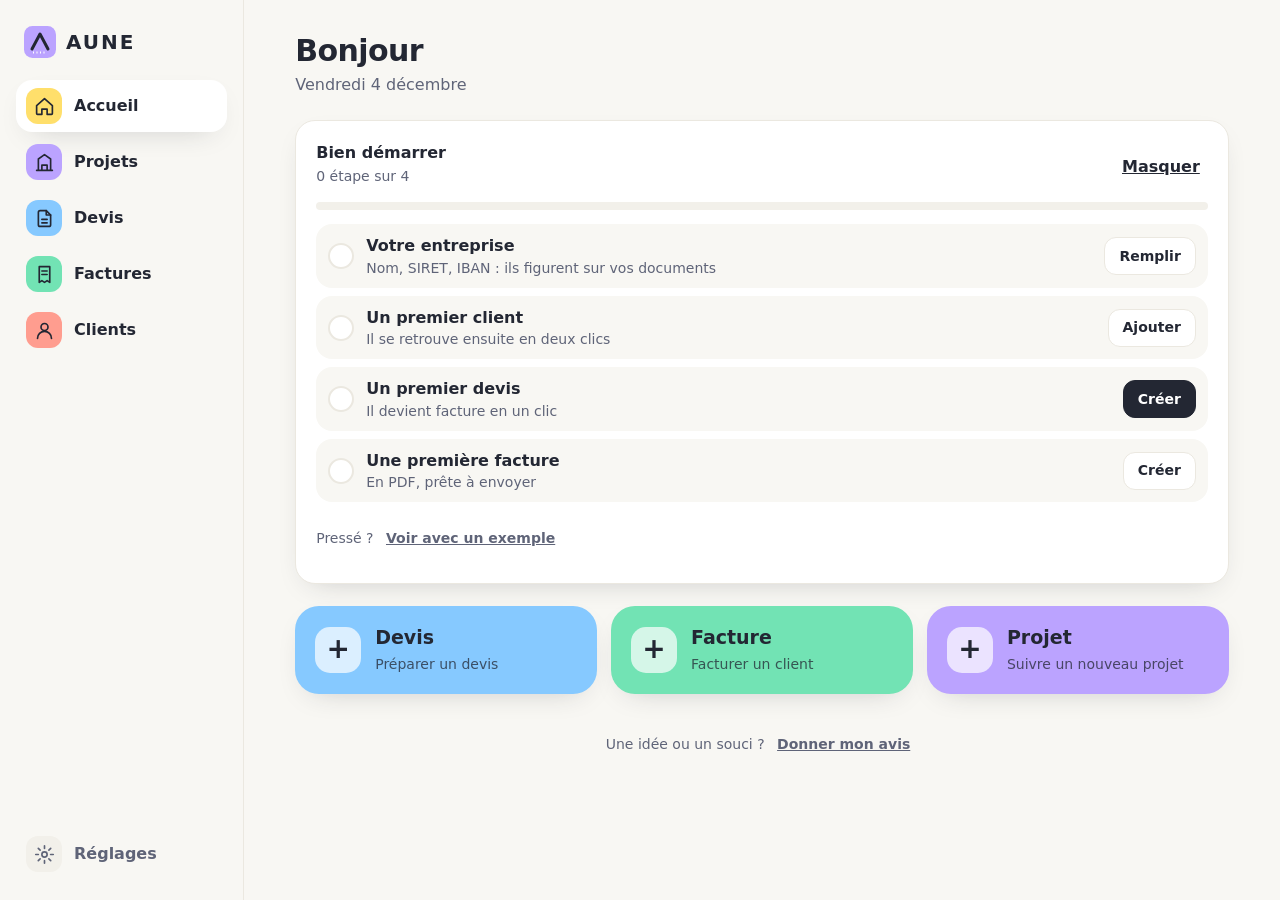
<file: app/index.html>
<!doctype html>
<html lang="fr">
<head>
<meta charset="utf-8">
<meta name="viewport" content="width=device-width,initial-scale=1,viewport-fit=cover">
<title>AUNE · Devis, factures et projets</title>
<meta name="robots" content="noindex">
<meta name="theme-color" content="#f8f7f3">
<meta name="apple-mobile-web-app-capable" content="yes">
<meta name="mobile-web-app-capable" content="yes">
<link rel="manifest" href="manifest.webmanifest">
<link rel="icon" href="icon.svg" type="image/svg+xml">
<link rel="apple-touch-icon" href="icon.svg">
<style>
/* Blanc cassé + pastels un peu flashy. Une couleur par univers :
   chantiers = lilas · devis = ciel · factures = menthe · alertes = corail · attention = citron */
:root{
  color-scheme:light;
  --bg:#f8f7f3;--card:#fff;--ink:#232733;--muted:#5f6478;--line:#ebe8e0;--soft:#f2f0ea;
  --sky:#86c9ff;--mint:#72e3b4;--lilac:#bba3ff;--coral:#ff9d8f;--lemon:#ffdf6b;
  --sky-s:#e4f3ff;--mint-s:#dff8ee;--lilac-s:#ede7ff;--coral-s:#ffeae6;--lemon-s:#fff6d4;
  --sky-d:#0d5a94;--mint-d:#087349;--lilac-d:#5430c4;--coral-d:#b02f24;--lemon-d:#7a5d00;
  --shadow:0 10px 30px -16px rgba(35,39,51,.28);
  --p:var(--ink);--pt:#fff;
}
body[data-sec=chantiers]{--p:var(--lilac);--pt:var(--ink)}
body[data-sec=devis]{--p:var(--sky);--pt:var(--ink)}
body[data-sec=factures]{--p:var(--mint);--pt:var(--ink)}
body[data-sec=clients]{--p:var(--coral);--pt:var(--ink)}
*{box-sizing:border-box}
html{-webkit-text-size-adjust:100%}
body{margin:0;background:var(--bg);color:var(--ink);font:16px/1.45 system-ui,-apple-system,"Segoe UI",Roboto,sans-serif}
h1{font-size:30px;line-height:1.1;margin:0;font-weight:800;letter-spacing:-.02em}
h2{font-size:16px;margin:0;font-weight:750}
a{color:inherit;text-decoration:none}
button,input,select,textarea{font:inherit;color:inherit}
:focus-visible{outline:3px solid var(--ink);outline-offset:2px}
.muted{color:var(--muted)}.small{font-size:14px}

/* Mise en page : barre latérale (PC) / barre du bas (téléphone) */
:root{--z:1}
@media(min-width:2000px){:root{--z:1.25}}@media(min-width:2800px){:root{--z:1.6}}
#dlg,#toast{zoom:var(--z)}
.shell{display:grid;grid-template-columns:244px minmax(0,1fr);min-height:calc(100vh/var(--z));zoom:var(--z)}
.side{position:sticky;top:0;height:calc(100vh/var(--z));padding:26px 16px 20px;display:flex;flex-direction:column;gap:22px;border-right:1px solid var(--line)}
.logo{display:flex;align-items:center;gap:10px;font-weight:850;letter-spacing:.1em;font-size:20px;padding:0 8px}
.side nav{display:grid;gap:4px}
.nv{display:flex;align-items:center;gap:12px;padding:8px 10px;border-radius:16px;font-weight:650;color:var(--ink)}
.nv .chip{width:36px;height:36px;border-radius:12px;display:grid;place-items:center;flex:none}
.nv:hover{background:var(--soft)}
.nv.on{background:#fff;box-shadow:var(--shadow)}
.nv.set{margin-top:auto;color:var(--muted)}
.ico{width:21px;height:21px;flex:none}
main{padding:34px clamp(18px,4vw,52px) 90px;max-width:1360px;width:100%;margin-inline:auto}
.mtop,.bottom{display:none}

/* Boutons */
.btn{border:1px solid var(--line);background:#fff;border-radius:14px;padding:10px 18px;cursor:pointer;font-weight:650;min-height:46px;display:inline-flex;align-items:center;justify-content:center;gap:6px;text-align:center}
.btn:hover{border-color:var(--ink)}
.btn.primary{background:var(--p);color:var(--pt);border-color:var(--p)}
.btn.sky{background:var(--sky);border-color:var(--sky)}.btn.mint{background:var(--mint);border-color:var(--mint)}.btn.lilac{background:var(--lilac);border-color:var(--lilac)}
.btn.link{border:0;background:none;text-decoration:underline;padding:14px 8px;min-height:44px}
.vs{display:inline-flex;background:var(--soft);border-radius:12px;padding:3px;margin:0 0 14px}.vs a{display:grid;place-items:center;min-height:40px;padding:0 18px;border-radius:10px;font-weight:600;font-size:14px;color:var(--muted)}.vs a.on{background:#fff;color:var(--ink);border:1px solid var(--line)}
.btn.danger{color:var(--coral-d)}
.btn.sm{min-height:38px;padding:6px 14px;font-size:14px;border-radius:12px}
.icon-btn{border:0;background:none;cursor:pointer;font-size:24px;line-height:1;padding:6px 10px;border-radius:10px;color:var(--muted)}
.icon-btn:hover{color:var(--coral-d);background:var(--coral-s)}

.head{display:flex;justify-content:space-between;align-items:flex-end;gap:14px;flex-wrap:wrap;margin-bottom:24px}
.head .sub{color:var(--muted);margin-top:6px}
.head .sub::first-letter{text-transform:uppercase}
.btns{display:flex;gap:10px;flex-wrap:wrap;align-items:center}
.sec{display:flex;justify-content:space-between;align-items:center;margin:30px 0 12px}
.sec:first-child{margin-top:0}
.count{display:inline-block;margin-left:6px;padding:1px 9px;border-radius:99px;background:var(--soft);color:var(--muted);font-size:13px;font-weight:700}
.back{display:inline-block;margin-bottom:14px;color:var(--muted);font-weight:650}
.cols2{display:grid;grid-template-columns:minmax(0,1.45fr) minmax(0,1fr);gap:28px;align-items:start}
.cols2.eq{grid-template-columns:1fr 1fr}
.stack{display:grid;gap:14px;grid-template-columns:minmax(0,1fr)}

/* Tuiles d'action */
.quick{display:grid;grid-template-columns:repeat(3,1fr);gap:14px;margin-bottom:18px}
.tile{border:0;border-radius:24px;padding:18px 20px;cursor:pointer;text-align:left;display:flex;align-items:center;gap:14px;color:var(--ink);box-shadow:var(--shadow);min-height:88px}
.tile .plus{width:46px;height:46px;border-radius:15px;background:rgba(255,255,255,.7);display:grid;place-items:center;font-size:28px;font-weight:600;flex:none}
.tile b{display:block;font-size:19px}
.tile .ts{font-size:14px;opacity:.75}
.tile.sky{background:var(--sky)}.tile.mint{background:var(--mint)}.tile.lilac{background:var(--lilac)}
.kpis{display:grid;grid-template-columns:repeat(4,1fr);gap:12px;margin-bottom:28px}
.kpis.three{grid-template-columns:repeat(3,1fr);margin-bottom:22px}
.kpi{border-radius:18px;padding:14px 16px;display:block}
.locked [data-a=addLine],.locked [data-a=delLine]{display:none}
.locked input:disabled,.locked select:disabled,.locked textarea:disabled{opacity:.72;background:var(--soft)}
.kpibtn{border:0;width:100%;text-align:left;font:inherit;color:inherit;cursor:pointer}
.kpi span{font-size:14px;opacity:.78}
.kpi b{display:block;font-size:23px;margin-top:2px;font-variant-numeric:tabular-nums;letter-spacing:-.01em}
.kpi.sky{background:var(--sky-s)}.kpi.mint{background:var(--mint-s)}.kpi.lilac{background:var(--lilac-s)}.kpi.coral{background:var(--coral-s)}.kpi.lemon{background:var(--lemon-s)}

/* Listes */
.list,.card{background:var(--card);border:1px solid var(--line);border-radius:20px;box-shadow:var(--shadow)}
.list{overflow:hidden}
.card{padding:20px}
.row{display:flex;gap:14px;align-items:center;padding:14px 18px;border-top:1px solid var(--line);min-height:68px}
.row:first-child{border-top:0}
a.row:hover{background:var(--bg)}
.row .main{flex:1;min-width:0}
.row .dlrow{flex:none;padding:8px;color:var(--muted)}
@media(max-width:560px){.row:has(.dlrow){gap:6px;padding-inline:12px}.row .dlrow{padding:6px 4px}.row .dlrow .ic{width:20px;height:20px}.row:has(.dlrow) .av,.row:has(.dlrow)>:first-child:not(.main):not(.dlrow){transform:scale(.9)}}.row .dlrow:hover{background:var(--soft);color:var(--ink)}
.row .t{font-weight:650;overflow:hidden;text-overflow:ellipsis;white-space:nowrap}
.row .s,.s{color:var(--muted);font-size:14px}
.row .amt{font-weight:750;white-space:nowrap;font-variant-numeric:tabular-nums}
.av{width:42px;height:42px;border-radius:14px;display:grid;place-items:center;font-weight:800;font-size:15px;color:var(--ink);flex:none}
.pill{display:inline-block;padding:3px 11px;border-radius:99px;font-size:13px;font-weight:700;background:var(--soft);color:var(--muted);border:0;white-space:nowrap}
.pill.info{background:var(--sky-s);color:var(--sky-d)}.pill.ok{background:var(--mint-s);color:var(--mint-d)}
.pill.warn{background:var(--lemon-s);color:var(--lemon-d)}.pill.bad{background:var(--coral-s);color:var(--coral-d)}
button.pill{cursor:pointer}
button.pill:hover{filter:brightness(.96)}
.bar2{height:8px;border-radius:99px;background:var(--soft);overflow:hidden;margin-top:10px}
.bar2 i{display:block;height:100%;background:var(--mint);border-radius:99px}

/* Cartes chantier */
.cards{display:grid;grid-template-columns:repeat(auto-fill,minmax(280px,1fr));gap:16px}
.ccard{display:block;background:var(--card);border:1px solid var(--line);border-radius:22px;padding:18px;box-shadow:var(--shadow)}
.ccard:hover{border-color:var(--ink)}
.ctop{display:flex;justify-content:space-between;align-items:center;margin-bottom:14px}
.cname{font-size:18px;font-weight:750;letter-spacing:-.01em;line-height:1.2}
.cfoot{margin-top:8px}

/* Page chantier */
.hero{background:var(--lilac-s);border:1px solid color-mix(in srgb,var(--lilac) 55%,#fff);border-radius:26px;padding:20px 24px 22px;margin-bottom:26px}
.hero-top{display:flex;justify-content:space-between;align-items:center;margin-bottom:12px}
.hero-top .back{margin:0}
.hero-main{display:flex;gap:16px;align-items:center;flex-wrap:wrap}
.hero-main .av{width:58px;height:58px;border-radius:18px;font-size:20px;background:var(--lilac)}
.hero-main>div{flex:1;min-width:200px}
.hero .bar2{background:rgba(255,255,255,.75);height:10px}
.chips{display:flex;gap:8px;flex-wrap:wrap;margin-top:14px}
.chips a,.chips span{background:rgba(255,255,255,.8);border-radius:99px;padding:4px 12px;font-size:14px;font-weight:600}
.stats{display:grid}
.stats div{display:flex;justify-content:space-between;align-items:center;padding:12px 0;border-top:1px solid var(--line)}
.stats div:first-child{border-top:0;padding-top:0}
.stats div:last-child{padding-bottom:0}
.stats b{font-variant-numeric:tabular-nums;font-size:17px}

.empty{background:var(--card);border:2px dashed var(--line);border-radius:20px;padding:30px 16px;text-align:center;color:var(--muted)}
.empty b{display:block;color:var(--ink);font-size:17px;margin-bottom:4px}
.empty .btn{margin-top:14px}
.notice{background:var(--lemon-s);border-radius:16px;padding:12px 18px;margin-bottom:22px;font-weight:550}
.search{width:100%;max-width:420px;margin-bottom:18px}
[hidden]{display:none!important}
.warnbox{background:var(--lemon-s);color:var(--lemon-d);border-radius:12px;padding:10px 14px;font-size:14px;font-weight:650;margin-top:14px}

/* Formulaires */
input:not([type]),input[type=text],input[type=tel],input[type=email],input[type=number],input[type=date],input[type=search],select,textarea{width:100%;min-width:0;background:#fff;border:1.5px solid var(--line);border-radius:14px;padding:10px 14px;min-height:46px}
input:focus,select:focus,textarea:focus{border-color:var(--ink);outline:0}
textarea{resize:vertical}
label.f{display:grid;gap:5px;font-size:14px;color:var(--muted);font-weight:550}
.fgrid{display:grid;grid-template-columns:repeat(auto-fit,minmax(230px,1fr));gap:14px}
.fgrid .full{grid-column:1/-1}
details.more>summary{cursor:pointer;font-weight:700;padding:10px 0;list-style:none;display:flex;align-items:center;gap:8px}
details.more>summary::before{content:"+";display:grid;place-items:center;width:24px;height:24px;border-radius:8px;background:var(--lemon);font-weight:800}
details.more[open]>summary::before{content:"–"}
details.more>summary::-webkit-details-marker{display:none}
dialog{border:0;border-radius:26px;background:var(--bg);color:var(--ink);padding:0;width:min(540px,calc(100vw - 20px));max-height:calc(100dvh - 20px);box-shadow:0 30px 80px -20px rgba(35,39,51,.5)}
dialog::backdrop{background:rgba(35,39,51,.45)}
.dform{padding:24px;display:grid;gap:18px}
.dform h2{font-size:21px;font-weight:800}
.frow{display:flex;justify-content:flex-end;gap:10px}

/* Éditeur de devis / facture */
.editor{display:grid;grid-template-columns:minmax(0,1fr) 340px;grid-template-areas:"info side" "lines side" "opts side";gap:18px 28px;align-items:start}
.e-info{grid-area:info}.e-lines{grid-area:lines;container-type:inline-size}
@container (max-width:560px){
  .line{grid-template-columns:1fr 1fr 1fr}
  .line .ltot{grid-column:1/3}
  .line .icon-btn{justify-self:end}
}.e-side{grid-area:side;position:sticky;top:24px}.e-opts{grid-area:opts}
.line{display:grid;grid-template-columns:80px 92px 120px minmax(0,1fr) 40px;gap:10px;align-items:end;padding:14px;border-radius:16px;background:var(--bg);margin-bottom:10px}
.line>*{min-width:0}
.line .desc{grid-column:1/-1;background:#fff}
.line .ltot input{font-weight:750}
.line .icon-btn{align-self:end;height:46px}
.fbl{margin:26px 0 0;text-align:center}
.rg .fgrid{grid-template-columns:repeat(auto-fit,minmax(180px,1fr));align-items:end}
@media(max-width:560px){.rg .fgrid{grid-template-columns:1fr}}
/* Réglages : liste + détail */
.rg2{display:grid;grid-template-columns:310px minmax(0,1fr);gap:28px;align-items:start}
.rgl{padding:8px;position:sticky;top:20px}
.rgi{display:flex;align-items:center;gap:12px;padding:11px 12px;border-radius:14px;color:var(--ink);text-decoration:none}
.rgi:hover{background:var(--soft)}
.rgi.on{background:var(--soft)}
.rgc{width:38px;height:38px;border-radius:12px;display:grid;place-items:center;flex:none}
.rgt{display:grid;min-width:0;flex:1}.rgt b{font-weight:700}
.rgt small{color:var(--muted);font-size:13px;white-space:nowrap;overflow:hidden;text-overflow:ellipsis}
.rgdot{width:10px;height:10px;border-radius:50%;background:var(--coral);flex:none}
.rgch{color:var(--muted);font-size:22px;line-height:1;display:none}
.rgback{display:none}
.rgh{display:flex;align-items:center;justify-content:space-between;gap:12px}
.rgh h2{font-size:22px;font-weight:800}
.rgsaved{color:var(--mint-d);font-weight:700;font-size:14px;opacity:0;transition:opacity .25s}
.rgsaved.on{opacity:1}
.rgbody{margin-top:14px;padding:22px}
.rgraw{margin-top:14px}
@media(max-width:820px){
 .rg2{grid-template-columns:1fr}
 .rgl{position:static}.rgch{display:block}
 .rg2[data-view=list] .rgd{display:none}
 .rg2[data-view=detail] .rgl{display:none}
 .rgback{display:inline-block;margin-bottom:10px}
 .rg2[data-view=list] .rgi.on{background:none;box-shadow:none}
}
.approws{display:grid;margin-top:6px}
.arow{display:flex;align-items:center;justify-content:space-between;gap:12px;padding:12px 0;border-top:1px solid var(--line)}
.arow:first-child{border-top:0}
.arow>span:first-child{font-weight:650;display:grid;gap:1px}
.arow small{color:var(--muted);font-weight:500;font-size:13px}
.arow select{width:auto;max-width:55%}
.arow .abtns{display:flex;gap:8px;flex-wrap:wrap;justify-content:flex-end}
.arow.sens{flex-wrap:wrap}
.arow select{min-width:0}
@media(max-width:560px){.arow{flex-wrap:wrap}.arow>span:first-child{flex:1 1 150px}.arow .abtns{justify-content:flex-start}.arow select{max-width:100%;flex:1 1 150px}}
.gor{display:flex;align-items:center;gap:12px;margin:14px 0 10px;color:var(--muted);font-size:14px}.gor::before,.gor::after{content:"";flex:1;height:1px;background:var(--line)}
.gbtn{min-height:44px;display:flex;justify-content:center}
/* démarrage guidé */
.start{margin-bottom:22px}.start h2{margin:0}
.sthead{display:flex;justify-content:space-between;align-items:flex-start;gap:10px;margin-bottom:10px}
.start .bar2{margin:4px 0 14px}
.steps{display:grid;gap:8px}
.stp{display:flex;align-items:center;gap:12px;padding:10px 12px;border-radius:16px;background:var(--bg)}
.stp .stk{width:26px;height:26px;border-radius:50%;border:2px solid var(--line);display:grid;place-items:center;font-weight:800;font-size:14px;flex:none;background:#fff}
.stp.ok .stk{background:var(--mint);border-color:var(--mint);color:var(--ink)}
.stp .stx{flex:1;min-width:0;display:grid}.stp .stx b{font-weight:700}
.stp.ok{opacity:.6}.stp.ok .stx b{text-decoration:line-through}
.mini{display:grid;gap:3px;font-size:12.5px;color:var(--muted);font-weight:600}
.mini input{background:#fff}
.row .rside{display:grid;justify-items:end;gap:4px}
.racts{display:flex;gap:8px;align-items:center}
.tot{display:grid;gap:8px;font-variant-numeric:tabular-nums}
.tot div{display:flex;justify-content:space-between}
.tot .big{font-size:28px;font-weight:800;letter-spacing:-.02em;border-top:2px solid var(--ink);padding-top:12px;margin-top:4px}
.sumcard{background:var(--p);border-color:var(--p)}
body:not([data-sec]) .sumcard,body[data-sec=chantiers] .sumcard{background:#fff;border-color:var(--line)}
.sumtop{display:flex;justify-content:space-between;align-items:center;margin-bottom:14px;font-weight:700}
.actions{display:grid;gap:10px;margin-top:20px}
.actions .btn{width:100%}
.sumcard .btn{background:#fff;border-color:transparent}
.sumcard .btn.primary{background:var(--ink);color:#fff}
.sumcard .tot .big{border-color:var(--ink)}

/* Planning */
.gantt{overflow:auto;border:1px solid var(--line);border-radius:20px;background:var(--card);box-shadow:var(--shadow)}
.g{display:grid;grid-template-columns:160px 1fr;min-width:780px;border-top:1px solid var(--line)}
.g:first-child{border-top:0}
.gl{position:sticky;left:0;z-index:2;background:var(--card);padding:9px 14px;font-size:14px;border-right:1px solid var(--line);overflow:hidden;text-overflow:ellipsis;white-space:nowrap}
.gl.c{font-weight:750;background:var(--lilac-s)}
.gw{display:grid;grid-template-columns:repeat(8,1fr);font-size:13px;color:var(--muted)}
.gw span{padding:9px 8px;border-left:1px solid var(--line)}
.gt{position:relative;min-height:38px;background:repeating-linear-gradient(to right,transparent 0,transparent calc(12.5% - 1px),var(--line) calc(12.5% - 1px),var(--line) 12.5%)}
.gtoday{position:absolute;top:0;bottom:0;width:2px;background:var(--coral);z-index:1}
.gb{position:absolute;top:9px;height:20px;border-radius:7px;min-width:8px}
.gb.c{top:16px;height:6px;background:var(--ink)!important}
.gb.done{opacity:.4}

.toast{position:fixed;left:50%;bottom:96px;transform:translateX(-50%);background:var(--ink);color:#fff;padding:11px 18px;border-radius:14px;z-index:50;font-weight:650}
#print{display:none}

/* Fenêtre moyenne : la barre latérale se réduit aux icônes pour laisser la place au contenu */
@media (min-width:821px) and (max-width:1239px){
  .shell{grid-template-columns:86px minmax(0,1fr)}
  .side{padding:22px 0;align-items:center;gap:20px}
  .side .lb{display:none}
  .logo{padding:0}
  .nv{padding:6px;justify-content:center}
  main{padding-left:clamp(18px,3vw,40px);padding-right:clamp(18px,3vw,40px)}
}
@media (max-width:1000px){
  .kpis{grid-template-columns:repeat(2,1fr)}
  .cols2,.cols2.eq{grid-template-columns:minmax(0,1fr)}
  .editor{grid-template-columns:minmax(0,1fr);grid-template-areas:"info" "lines" "side" "opts"}
  .e-side{position:static}
}
@media (max-width:820px){
  .shell{display:block}
  .side{display:none}
  .mtop{display:flex;justify-content:space-between;align-items:center;padding:12px 16px 0}
  .mtop .gear{display:grid;place-items:center;width:42px;height:42px;border-radius:14px;background:#fff;border:1px solid var(--line)}
  .bottom{display:flex;position:fixed;left:10px;right:10px;bottom:calc(10px + env(safe-area-inset-bottom));z-index:30;background:#fff;border:1px solid var(--line);border-radius:24px;padding:6px;box-shadow:0 14px 40px -12px rgba(35,39,51,.4)}
  .bottom a{flex:1;display:flex;flex-direction:column;align-items:center;gap:1px;padding:4px 2px;font-size:12px;font-weight:650;color:var(--muted)}
  .bottom .ib{padding:4px 18px;border-radius:99px;display:grid;place-items:center}
  .bottom a.on{color:var(--ink)}
  .bottom a.on .ib{background:var(--c)}
  main{padding:18px 16px 120px}
  h1{font-size:26px}
  .quick{grid-template-columns:1fr}
  .tile{min-height:72px}
  .kpis.three{grid-template-columns:1fr}
  .fgrid{grid-template-columns:1fr}
  .line{grid-template-columns:1fr 1fr 1fr;padding:12px}
  .line .ltot{grid-column:1/3}
  .line .icon-btn{justify-self:end}
  .row{flex-wrap:wrap}
  .racts{flex:0 0 100%;justify-content:flex-end}
  .hero{padding:16px}
}
/* Animations : discrètes, et seulement si le système ne demande pas de les réduire */
@media (prefers-reduced-motion:no-preference){
  .tile,.ccard,.btn,.nv,.row,.pill,.icon-btn{transition:transform .14s ease,border-color .14s ease,background-color .14s ease,box-shadow .14s ease}
  .tile:hover{transform:translateY(-2px)}
  .ccard:hover{transform:translateY(-2px)}
  .btn:active,.tile:active,.ccard:active,button.pill:active{transform:scale(.97)}
  /* un seul mouvement d'ensemble quand on change de page */
  main.enter{animation:enter .16s ease-out}
  @keyframes enter{from{opacity:0}}
  main.enter .bar2 i{transform-origin:left;animation:grow .8s .12s cubic-bezier(.2,.7,.2,1) both}
  @keyframes grow{from{transform:scaleX(0)}}
  /* réponses à une action */
  dialog[open]{animation:dlg .24s cubic-bezier(.2,.8,.2,1)}
  dialog[open]::backdrop{animation:fade .24s ease-out}
  @keyframes dlg{from{opacity:0;transform:translateY(16px) scale(.97)}}
  @keyframes fade{from{opacity:0}}
  .pop{animation:pop .4s cubic-bezier(.3,1.7,.5,1)}
  @keyframes pop{from{transform:scale(.7)}}
  .line.pop{animation:slidein .3s cubic-bezier(.2,.8,.2,1)}
  @keyframes slidein{from{opacity:0;transform:translateY(-8px)}}
  .toast{animation:up .2s ease-out}
  @keyframes up{from{opacity:0;transform:translate(-50%,10px)}}
}
@media print{
  body{background:#fff}
  .shell,.bottom,dialog,.toast{display:none!important}
  #print{display:block!important;color:#000;background:#fff;font:12.5px/1.45 system-ui,sans-serif}
}
#print .pg{max-width:780px;margin:0 auto}
#print table{width:100%;border-collapse:collapse;margin:18px 0}
#print th{text-align:left;border-bottom:2px solid #000;padding:6px 4px;font-size:12px}
#print td{border-bottom:1px solid #ccc;padding:7px 4px;vertical-align:top}
#print .r{text-align:right}
#print .hd{display:flex;justify-content:space-between;gap:24px}
#print h1{font-size:30px}
#print .sig{border:1px solid #000;height:90px;padding:6px;margin-top:20px;width:55%}
#print .tt{margin-left:auto;width:260px}
#print .tt div{display:flex;justify-content:space-between;padding:3px 0}
#print .tt .g2{border-top:2px solid #000;font-weight:700;font-size:15px;margin-top:4px;padding-top:6px}
</style>
</head>
<body>
<div class="shell">
  <aside class="side" id="side"></aside>
  <div>
    <div class="mtop" id="mtop"></div>
    <main id="main"></main>
  </div>
</div>
<nav class="bottom" id="bottom"></nav>
<dialog id="dlg"></dialog>
<div id="print"></div>
<input type="file" id="file" accept="application/json,.json" hidden>

<script>
'use strict';
/* ============ Utilitaires ============ */
const $=(s,el=document)=>el.querySelector(s);
const uid=()=>Math.random().toString(36).slice(2,10);
const LS='aune.v1', DAY=864e5;
const pad=n=>String(n).padStart(2,'0');
const D=s=>Date.parse(s+'T00:00:00Z');
const today=()=>{const d=new Date();return d.getFullYear()+'-'+pad(d.getMonth()+1)+'-'+pad(d.getDate())};
const addDays=(s,n)=>new Date(D(s)+n*DAY).toISOString().slice(0,10);
const weekStart=s=>addDays(s,-((new Date(D(s)).getUTCDay()+6)%7));
const esc=s=>String(s==null?'':s).replace(/[&<>"']/g,c=>({'&':'&amp;','<':'&lt;','>':'&gt;','"':'&quot;',"'":'&#39;'}[c]));
const eur=n=>new Intl.NumberFormat('fr-FR',{style:'currency',currency:'EUR'}).format(n||0);
const fdate=s=>s?new Date(D(s)).toLocaleDateString('fr-FR',{day:'2-digit',month:'short',year:'numeric',timeZone:'UTC'}):'—';
const fshort=s=>s?new Date(D(s)).toLocaleDateString('fr-FR',{day:'2-digit',month:'2-digit',timeZone:'UTC'}):'';
const r2=n=>Math.round((n+Number.EPSILON)*100)/100;
const hue=s=>{let h=0;for(const c of String(s||'x'))h=(h*31+c.charCodeAt(0))%360;return h};
const colorOf=s=>`hsl(${hue(s)} 85% 76%)`;
const PAL=['sky','mint','lilac','coral','lemon'];
const palOf=s=>PAL[hue(s)%5];
const initials=s=>{
  const skip=/^(m|mr|mme|mlle|me|et|de|du|des|la|le|les|d|l)\.?$/i;
  let w=String(s||'').split(/[\s/·\-]+/).filter(x=>/^[A-Za-zÀ-ÿ0-9]/.test(x)&&!skip.test(x));
  if(!w.length)w=String(s||'?').split(/\s+/).filter(Boolean);
  const r=w.length>1?w[0][0]+w[1][0]:(w[0]||'?').slice(0,2);
  return r.toUpperCase();
};
const av=(label,key)=>`<span class="av" style="background:var(--${palOf(key||label)})">${esc(initials(label))}</span>`;
const I={
 home:'<path d="M3 11l9-8 9 8v9a1 1 0 0 1-1 1h-5v-6H9v6H4a1 1 0 0 1-1-1z"/>',
 site:'<path d="M3 21h18M5 21V8l7-5 7 5v13M9 21v-6h6v6"/>',
 doc:'<path d="M14 3H7a2 2 0 0 0-2 2v14a2 2 0 0 0 2 2h10a2 2 0 0 0 2-2V8z"/><path d="M14 3v5h5M9 13h6M9 17h6"/>',
 inv:'<path d="M6 3h12v18l-3-2-3 2-3-2-3 2z"/><path d="M9 8h6M9 12h6"/>',
 user:'<circle cx="12" cy="8" r="4"/><path d="M4 21a8 8 0 0 1 16 0"/>',
 cog:'<circle cx="12" cy="12" r="3"/><path d="M12 2v3M12 19v3M2 12h3M19 12h3M4.9 4.9l2.1 2.1M17 17l2.1 2.1M4.9 19.1L7 17M17 7l2.1-2.1"/>'
};
const ico=n=>`<svg class="ico" viewBox="0 0 24 24" fill="none" stroke="currentColor" stroke-width="1.9" stroke-linecap="round" stroke-linejoin="round" aria-hidden="true">${I[n]}</svg>`;
const MARK='<svg viewBox="0 0 64 64" width="32" height="32" aria-hidden="true"><rect width="64" height="64" rx="17" fill="#bba3ff"/><path d="M16 46 L32 16 L48 46" fill="none" stroke="#232733" stroke-width="6" stroke-linecap="round" stroke-linejoin="round"/><path d="M18 53h28" stroke="#fff" stroke-width="4" stroke-dasharray="2 5"/></svg>';

/* ============ Données ============ */
const STAT_L=['à venir','en cours','terminé'];
const STAT_C=['à venir','en cours','en pause','terminé'];
const STAT_D=['brouillon','envoyé','accepté','refusé'];
const STAT_F=['brouillon','envoyée','payée'];
const TRADES=['Terrassement','Maçonnerie / Gros œuvre','Charpente','Couverture','Menuiserie','Plomberie','Électricité','Chauffage / Clim','Plâtrerie / Isolation','Carrelage','Peinture','Façade','Paysage / VRD','Autre'];
const tone=s=>({'en cours':'info','à venir':'','terminé':'ok','en pause':'warn','brouillon':'','envoyé':'info','envoyée':'info','accepté':'ok','refusé':'bad','payée':'ok','en retard':'bad','annulée':'bad'}[s]||'');
const pill=s=>`<span class="pill ${tone(s)}">${esc(s)}</span>`;
/* Vocabulaire : « chantier », « projet » ou « dossier » au choix (les données ne changent pas) */
const VOC={
 projet:{one:'projet',many:'projets',lot:'intervenant',lots:'intervenants',role:'Rôle ou métier',who:'Entreprise ou personne'},
 chantier:{one:'chantier',many:'chantiers',lot:'corps de métier',lots:'corps de métier',role:'Corps de métier',who:'Entreprise ou artisan'},
 dossier:{one:'dossier',many:'dossiers',lot:'intervenant',lots:'intervenants',role:'Rôle ou métier',who:'Entreprise ou personne'}};
const W=()=>VOC[(db.settings||{}).vocab]||VOC.projet,cap=x=>x.charAt(0).toUpperCase()+x.slice(1),Wc=()=>cap(W().one),Wcs=()=>cap(W().many);
const lotN=n=>n>1?W().lots:W().lot;
const blank=()=>({v:1,chantiers:[],lots:[],tasks:[],docs:[],clients:[],settings:{
  name:'',legal:'',siret:'',vatId:'',address:'',email:'',phone:'',iban:'',tvaMode:'franchise',tva:20,
  devisPrefix:'DEV',facturePrefix:'FAC',avoirPrefix:'AV',acomptePct:30,plafondCA:83600,tauxCot:'',
  insKind:'Garantie décennale',insName:'',insAddr:'',insPolicy:'',insZone:'France métropolitaine',
  conditions:"Paiement à 30 jours. En cas de retard : pénalités à 3 fois le taux d'intérêt légal et indemnité forfaitaire de recouvrement de 40 €."}});
const normalize=d=>{const b=blank();d.settings=Object.assign(b.settings,d.settings||{});['chantiers','lots','tasks','docs'].forEach(k=>d[k]=d[k]||[]);if(!d.clients){d.clients=[];seedClients(d)}return d};
/* Carnet de clients : se remplit à partir des devis, factures et chantiers existants (sans doublon, sans rien effacer) */
const nkey=n=>String(n||'').trim().toLowerCase();
function seedClients(d){
  const m=new Map((d.clients||[]).map(c=>[nkey(c.name),c]));
  const put=(name,o)=>{const k=nkey(name);if(!k)return;let c=m.get(k);
    if(!c){c={id:uid(),name:String(name).trim(),type:'particulier',siren:'',address:'',phone:'',email:'',notes:''};m.set(k,c)}
    ['address','phone','siren'].forEach(f=>{if(o[f]&&!c[f])c[f]=o[f]});if(o.type==='pro'){c.type='pro'}};
  (d.chantiers||[]).forEach(c=>put(c.client,{phone:c.phone}));
  [...(d.docs||[])].sort((a,b)=>(a.date||'').localeCompare(b.date||'')).forEach(x=>put(x.clientName,{address:x.clientAddress,siren:x.clientSiren,type:x.clientType}));
  d.clients=[...m.values()];
}
function load(){try{const d=JSON.parse(localStorage.getItem(LS));if(d&&d.v)return normalize(d)}catch(e){}return blank()}
let db=load();
function save(){try{localStorage.setItem(LS,JSON.stringify(db))}catch(e){toast('Enregistrement impossible : stockage plein ou bloqué')}if(typeof syncMark==='function')syncMark()}
const ch=id=>db.chantiers.find(c=>c.id===id);
const lot=id=>db.lots.find(l=>l.id===id);
const doc=id=>db.docs.find(d=>d.id===id);

const ht=d=>r2((d.lines||[]).reduce((s,l)=>s+r2((+l.qty||0)*(+l.pu||0)),0));
const tva=d=>r2(ht(d)*(+d.tva||0)/100);
const ttc=d=>r2(ht(d)+tva(d));
/* Avoir = facture à montants négatifs liée à une facture (refId). Une fois émis, il réduit ce que le client doit encore. */
const creditOf=d=>d.avoir||d.type!=='facture'?0:r2(db.docs.filter(x=>x.avoir&&x.refId===d.id&&x.status!=='brouillon').reduce((a,x)=>a+ttc(x),0));
const reste=d=>Math.max(0,r2(ttc(d)+creditOf(d)-(+d.paid||0)));
const isCancelled=d=>d.type==='facture'&&!d.avoir&&d.status==='envoyée'&&creditOf(d)<0&&reste(d)===0;
/* Une facture émise n'est plus modifiable (seuls les règlements peuvent être saisis) ni supprimable : on la corrige par un avoir. */
const isLocked=d=>!!d&&d.type==='facture'&&d.status!=='brouillon';
const LOCK_OK=['paid','paidAt','status'];
const docLabel=d=>d.type==='devis'?'Devis':d.avoir?'Avoir':'Facture';
const isLate=d=>d.type==='facture'&&d.status==='envoyée'&&d.due&&d.due<today()&&reste(d)>0;
const dStatus=d=>isLate(d)?'en retard':isCancelled(d)?'annulée':d.status;
const lotsOf=c=>db.lots.filter(l=>l.chantierId===c.id);
const lotsDone=c=>lotsOf(c).filter(l=>l.status==='terminé').length;
const progOf=c=>{const n=lotsOf(c).length;return n?Math.round(lotsDone(c)/n*100):(c.status==='terminé'?100:0)};
function nextNumber(type,avoir){
  const pre=type==='devis'?db.settings.devisPrefix:avoir?(db.settings.avoirPrefix||'AV'):db.settings.facturePrefix, y=new Date().getFullYear();
  let max=0;db.docs.filter(d=>d.type===type&&!!d.avoir===!!avoir).forEach(d=>{const m=String(d.number||'').match(/-(\d{4})-(\d+)$/);if(m&&+m[1]===y)max=Math.max(max,+m[2])});
  return `${pre}-${y}-${String(max+1).padStart(3,'0')}`;
}
const clientNames=()=>[...new Set([...db.clients.map(c=>c.name),...db.chantiers.map(c=>c.client),...db.docs.map(d=>d.clientName)].filter(Boolean))];
const findClient=n=>{const k=nkey(n);return k?db.clients.find(c=>nkey(c.name)===k):null};
const clientById=id=>db.clients.find(c=>c.id===id);
const clientOf=d=>(d.clientId&&clientById(d.clientId))||findClient(d.clientName);
const docsOfClient=c=>db.docs.filter(d=>d.clientId===c.id||(!d.clientId&&nkey(d.clientName)===nkey(c.name)));
/* apprend le client depuis un document ou un chantier : crée la fiche si besoin, complète les champs vides */
function learnClient(d){
  if(!d||!nkey(d.clientName))return;
  let c=clientOf(d);
  if(!c){c={id:uid(),name:d.clientName.trim(),type:'particulier',siren:'',address:'',phone:'',email:'',notes:''};db.clients.push(c)}
  if(d.clientAddress&&!c.address)c.address=d.clientAddress;
  if(d.clientType==='pro'){c.type='pro';if(d.clientSiren&&!c.siren)c.siren=d.clientSiren}
  if(d.clientId!==c.id)d.clientId=c.id;
  save();
}
const catalog=()=>{const m=new Map();db.docs.forEach(d=>d.lines.forEach(l=>{if(l.desc&&+l.pu)m.set(l.desc.trim().toLowerCase(),l)}));return m};

/* ============ UI ============ */
const ui={q:'',goff:0,gc:'',opt:false,flash:null};
function toast(m){const t=document.createElement('div');t.className='toast';t.textContent=m;document.body.appendChild(t);setTimeout(()=>t.remove(),2400)}
function fld(f,v){
  const req=f.req?'required':'';let inp;
  if(f.t==='select')inp=`<select name="${f.k}" ${req}>${f.o.map(o=>{const[a,b]=Array.isArray(o)?o:[o,o];return`<option value="${esc(a)}" ${String(a)===String(v)?'selected':''}>${esc(b)}</option>`}).join('')}</select>`;
  else if(f.t==='textarea')inp=`<textarea name="${f.k}" rows="3">${esc(v)}</textarea>`;
  else inp=`<input name="${f.k}" type="${f.t||'text'}" ${f.t==='number'?'step="any" inputmode="decimal"':''} ${f.t==='tel'?'inputmode="tel"':''} ${f.list?`list="dl_${f.k}"`:''} value="${esc(v==null?'':v)}" ${req} ${f.auto?'autofocus':''}>${f.list?`<datalist id="dl_${f.k}">${f.list.map(x=>`<option value="${esc(x)}">`).join('')}</datalist>`:''}`;
  return `<label class="f ${f.full?'full':''}"><span>${f.l}</span>${inp}</label>`;
}
function form(title,fields,vals,onSave,openMore){
  const main=fields.filter(f=>!f.more), more=fields.filter(f=>f.more);
  const dlg=$('#dlg');
  dlg.innerHTML=`<form class="dform"><h2>${esc(title)}</h2><div class="fgrid">${main.map(f=>fld(f,vals[f.k])).join('')}</div>${more.length?`<details class="more" ${openMore?'open':''}><summary>Plus de détails</summary><div class="fgrid" style="margin-top:6px">${more.map(f=>fld(f,vals[f.k])).join('')}</div></details>`:''}<div class="frow"><button type="button" class="btn" data-a="closeDlg">Annuler</button><button class="btn primary">Enregistrer</button></div></form>`;
  $('form',dlg).addEventListener('submit',e=>{
    e.preventDefault();const fd=new FormData(e.target),v={};
    fields.forEach(f=>{const raw=fd.get(f.k);v[f.k]=f.t==='number'?(parseFloat(raw)||0):(raw==null?'':String(raw).trim())});
    onSave(v);dlg.close();render();
  });
  dlg.showModal();
}

/* ============ Vues ============ */
const head=(title,sub,btns)=>`<div class="head"><div><h1>${title}</h1>${sub?`<div class="sub">${sub}</div>`:''}</div><div class="btns">${btns||''}</div></div>`;
const empty=(t,p,b)=>`<div class="empty"><b>${t}</b>${p}${b?`<div>${b}</div>`:''}</div>`;
const kpi=(c,l,v,href)=>`<${href?'a href="'+href+'"':'div'} class="kpi ${c}"><span>${l}</span><b>${v}</b></${href?'a':'div'}>`;

function docRow(d,msg,inChantier){
  const c=inChantier?null:ch(d.chantierId);
  return `<a class="row" href="#/${d.type==='devis'?'devis':'factures'}/${d.id}">${av(d.clientName||'?',d.clientName||d.id)}<div class="main"><div class="t">${esc(d.clientName||'Client à renseigner')}</div><div class="s">${esc(msg||(docLabel(d)+' '+d.number+(c?' · '+c.name:'')+' · '+fdate(d.date)))}</div></div><div class="rside"><div class="amt">${eur(ttc(d))}</div>${msg?'':pill(dStatus(d))}</div>${msg?'':`<button class="icon-btn dlrow" data-a="dlRow" data-id="${d.id}" aria-label="Télécharger le PDF" title="Télécharger le PDF"><svg class="ic" viewBox="0 0 24 24" width="22" height="22" fill="none" stroke="currentColor" stroke-width="2" stroke-linecap="round" stroke-linejoin="round"><path d="M12 4v11M7 11l5 5 5-5M5 20h14"/></svg></button>`}${msg||isLocked(d)?'':`<button class="icon-btn dlrow" data-a="delDocRow" data-id="${d.id}" aria-label="Supprimer" title="Supprimer"><svg class="ic" viewBox="0 0 24 24" width="22" height="22" fill="none" stroke="currentColor" stroke-width="2" stroke-linecap="round" stroke-linejoin="round"><path d="M4 7h16M10 11v6M14 11v6M6 7l1 13h10l1-13M9 7V4h6v3"/></svg></button>`}</a>`;
}
function chantierRow(c){
  const n=lotsOf(c).length,done=lotsDone(c);
  return `<a class="row" href="#/chantier/${c.id}" style="display:block"><div style="display:flex;gap:14px;align-items:center">${av(c.name,c.id)}<div class="main"><div class="t">${esc(c.name)}</div><div class="s">${esc(c.client||'Client non renseigné')}${n?' · '+done+'/'+n+' terminés':''}</div></div>${pill(c.status)}</div>${n?`<div class="bar2"><i style="width:${progOf(c)}%"></i></div>`:''}</a>`;
}
function chantierCard(c){
  const n=lotsOf(c).length,done=lotsDone(c);
  return `<a class="ccard" href="#/chantier/${c.id}"><div class="ctop">${av(c.name,c.id)}${pill(c.status)}</div><div class="cname">${esc(c.name)}</div><div class="s">${esc(c.client||'Client non renseigné')}</div><div class="bar2"><i style="width:${progOf(c)}%"></i></div><div class="s cfoot">${n?`${done}/${n} ${lotN(n)} terminé${n>1?'s':''}`:'Aucun '+W().lot}${c.end?` · fin ${fshort(c.end)}`:''}</div></a>`;
}

/* Démarrage guidé : 4 petites étapes, qui se cochent toutes seules */
const startDismissed=()=>lsGet('aune.start')===1;
function startCard(){
  if(startDismissed())return '';
  const s=db.settings,hasD=db.docs.some(d=>d.type==='devis'),hasF=db.docs.some(d=>d.type==='facture'&&!d.avoir);
  const steps=[
    [!!s.name,'Votre entreprise','Nom, SIRET, IBAN : ils figurent sur vos documents','<a class="btn sm" href="#/reglages">Remplir</a>'],
    [db.clients.length>0,'Un premier client','Il se retrouve ensuite en deux clics','<button class="btn sm" data-a="newClient">Ajouter</button>'],
    [hasD,'Un premier devis','Il devient facture en un clic','<button class="btn sm primary" data-a="newDoc" data-type="devis">Créer</button>'],
    [hasF,'Une première facture','En PDF, prête à envoyer','<button class="btn sm" data-a="newDoc" data-type="facture">Créer</button>']];
  const n=steps.filter(x=>x[0]).length;
  if(n===steps.length)return '';
  return `<div class="start card"><div class="sthead"><div><h2>Bien démarrer</h2><p class="muted small" style="margin:2px 0 0">${n} étape${n>1?'s':''} sur ${steps.length}</p></div><button class="btn link" data-a="hideStart">Masquer</button></div>
  <div class="bar2"><i style="width:${Math.round(n/steps.length*100)}%"></i></div>
  <div class="steps">${steps.map(([ok,t,sub,act])=>`<div class="stp${ok?' ok':''}"><span class="stk">${ok?'✓':''}</span><div class="stx"><b>${t}</b><span class="s">${sub}</span></div>${ok?'':act}</div>`).join('')}</div>
  ${db.docs.length?'':`<p class="s" style="margin:12px 0 0">Pressé ? <button class="btn link" data-a="demo">Voir avec un exemple</button></p>`}</div>`;
}
function vAccueil(){
  const t=today(),s=db.settings;
  const quick=`<div class="quick">
    <button class="tile sky" data-a="newDoc" data-type="devis"><span class="plus">+</span><span><b>Devis</b><span class="ts">Préparer un devis</span></span></button>
    <button class="tile mint" data-a="newDoc" data-type="facture"><span class="plus">+</span><span><b>Facture</b><span class="ts">Facturer un client</span></span></button>
    <button class="tile lilac" data-a="newChantier"><span class="plus">+</span><span><b>${Wc()}</b><span class="ts">Suivre un nouveau ${W().one}</span></span></button></div>`;
  const dateTxt=new Date().toLocaleDateString('fr-FR',{weekday:'long',day:'numeric',month:'long'});
  if(!db.chantiers.length&&!db.docs.length){
    return head('Bonjour',dateTxt)+(startCard()||'')+quick+
      (startDismissed()?`<div class="empty"><b>Rien pour l'instant</b>Commencez par un devis : il se transforme ensuite en facture en un clic.<div><button class="btn link" data-a="demo">Voir avec un exemple</button></div></div>`:'')+`<p class="s fbl">Une idée ou un souci ? <button class="btn link" data-a="feedback">Donner mon avis</button></p>`;
  }
  const todo=[];
  db.docs.filter(isLate).forEach(d=>todo.push({d,w:0,msg:'En retard · échue le '+fdate(d.due)}));
  db.docs.filter(d=>d.type==='devis'&&d.status==='accepté'&&!db.docs.some(f=>f.devisId===d.id&&!f.acompte)).forEach(d=>todo.push({d,w:1,msg:'Devis accepté · créer la facture'}));
  db.docs.filter(d=>d.type==='devis'&&d.status==='envoyé'&&d.date<=addDays(t,-7)).forEach(d=>todo.push({d,w:2,msg:'Sans réponse depuis '+Math.round((D(t)-D(d.date))/DAY)+' jours'}));
  db.docs.filter(d=>d.status==='brouillon').forEach(d=>todo.push({d,w:3,msg:docLabel(d)+' brouillon à terminer'}));
  todo.sort((a,b)=>a.w-b.w);
  const actifs=db.chantiers.filter(c=>c.status==='en cours');
  const aEnc=db.docs.filter(d=>d.type==='facture'&&d.status==='envoyée').reduce((x,d)=>x+reste(d),0);
  const late=db.docs.filter(isLate).reduce((x,d)=>x+reste(d),0);
  const att=db.docs.filter(d=>d.type==='devis'&&d.status==='envoyé').reduce((x,d)=>x+ttc(d),0);
  return head('Bonjour',dateTxt)+startCard()+quick+
  `<div class="kpis">${kpi('mint','À encaisser',eur(aEnc),'#/factures')}${kpi('coral','En retard',eur(late),'#/factures')}${kpi('sky','Devis en attente',eur(att),'#/devis')}${kpi('lilac',Wcs()+' en cours',actifs.length,'#/chantiers')}</div>`+
  (backupDue()?`<div class="notice">${bkAge()} <button class="btn link" data-a="export">Exporter maintenant</button></div>`:'')+
  (!s.name&&startDismissed()?`<div class="notice">Ajoutez le nom de votre entreprise pour qu'il figure sur vos devis. <a href="#/reglages/entreprise"><u>Ouvrir les réglages</u></a></div>`:'')+
  `<div class="cols2"><div><div class="sec"><h2>À traiter</h2></div>`+
  (todo.length?`<div class="list">${todo.slice(0,6).map(x=>docRow(x.d,x.msg)).join('')}</div>`:`<div class="empty">Tout est à jour.</div>`)+
  `</div><div><div class="sec"><h2>${Wcs()} en cours</h2><a href="#/chantiers"><u>Tous</u></a></div>`+
  (actifs.length?`<div class="list">${actifs.map(chantierRow).join('')}</div>`:`<div class="empty">Aucun ${W().one} en cours.</div>`)+`</div></div>`+`<p class="s fbl">Une idée ou un souci ? <button class="btn link" data-a="feedback">Donner mon avis</button></p>`;
}

function listChantiers(){
  const q=ui.q.toLowerCase();
  const l=db.chantiers.filter(c=>!q||(c.name+' '+c.client+' '+c.address).toLowerCase().includes(q));
  if(!l.length)return empty(q?'Aucun résultat':'Aucun '+W().one,'Un '+W().one+' regroupe vos '+W().lots+', devis et factures.','');
  return [['en cours','En cours'],['à venir','À venir'],['en pause','En pause'],['terminé','Terminés']].map(([k,t])=>{
    const g=l.filter(c=>c.status===k);return g.length?`<div class="sec"><h2>${t}<span class="count">${g.length}</span></h2></div><div class="cards">${g.map(chantierCard).join('')}</div>`:''}).join('');
}
const vSwitch=on=>`<div class="vs" role="tablist"><a href="#/chantiers" class="${on==='l'?'on':''}">Liste</a><a href="#/planning" class="${on==='p'?'on':''}">Planning</a></div>`;
function vChantiers(){
  return head(Wcs(),'',`<button class="btn primary" data-a="newChantier">+ ${Wc()}</button>`)+
  vSwitch('l')+
  (db.chantiers.length>4?`<input class="search" type="search" placeholder="Rechercher un ${W().one} ou un client" data-q="chantiers" value="${esc(ui.q)}">`:'')+
  `<div id="list">${listChantiers()}</div>`;
}

function vChantier(r){
  const c=ch(r.id);
  if(!c)return empty(Wc()+' introuvable','Il a peut-être été supprimé.','<a class="btn" href="#/chantiers">Retour</a>');
  const ls=lotsOf(c),n=ls.length,docs=db.docs.filter(d=>d.chantierId===c.id).sort((a,b)=>(b.date||'').localeCompare(a.date||''));
  const accepted=docs.filter(d=>d.type==='devis'&&d.status==='accepté').reduce((s,d)=>s+ttc(d),0);
  const billed=docs.filter(d=>d.type==='facture'&&d.status!=='brouillon').reduce((s,d)=>s+ttc(d),0);
  const due=docs.filter(d=>d.type==='facture'&&d.status==='envoyée').reduce((s,d)=>s+reste(d),0);
  const chips=[c.phone?`<a href="tel:${esc(c.phone.replace(/\s/g,''))}">${esc(c.phone)}</a>`:'',c.start||c.end?`<span>${fdate(c.start)} → ${fdate(c.end)}</span>`:'',c.budget?`<span>Budget ${eur(c.budget)} HT</span>`:''].filter(Boolean).join('');
  return `<div class="hero"><div class="hero-top"><a class="back" href="#/chantiers">← ${Wcs()}</a><button class="btn sm" data-a="editChantier" data-id="${c.id}">Modifier</button></div>
    <div class="hero-main">${av(c.name,'hero')}<div><h1>${esc(c.name)}</h1><div class="s" style="margin-top:4px">${esc([c.client,c.address].filter(Boolean).join(' · '))}</div></div>${pill(c.status)}</div>
    <div class="bar2"><i style="width:${progOf(c)}%"></i></div>
    <div class="s" style="margin-top:6px">${n?`${lotsDone(c)} ${lotN(lotsDone(c))} terminé${lotsDone(c)>1?'s':''} sur ${n}`:`Aucun ${W().lot} pour le moment`}</div>
    ${chips?`<div class="chips">${chips}</div>`:''}</div>
  <div class="cols2">
   <div><div class="sec"><h2>${cap(W().lots)}</h2><button class="btn sm lilac" data-a="newLot" data-id="${c.id}">+ Ajouter</button></div>`+
  (n?`<div class="list">${ls.map(l=>`<div class="row">${av(l.trade,l.trade)}<div class="main"><div class="t">${esc(l.trade)}</div><div class="s">${esc(l.company||'Entreprise non renseignée')}${l.start||l.end?' · '+fshort(l.start)+(l.end?' → '+fshort(l.end):''):''}</div></div><div class="racts">${l.phone?`<a class="btn sm" href="tel:${esc(l.phone.replace(/\s/g,''))}" aria-label="Appeler ${esc(l.company||l.trade)}">Appeler</a>`:''}<button class="pill ${tone(l.status)}" data-a="cycleLot" data-id="${l.id}" title="Toucher pour changer l'état">${l.status}</button><button class="btn sm" data-a="editLot" data-id="${l.id}" aria-label="Modifier">⋯</button></div></div>`).join('')}</div>`
   :empty('Aucun '+W().lot,'Ajoutez les personnes ou entreprises qui interviennent.',`<button class="btn primary" data-a="newLot" data-id="${c.id}">+ ${cap(W().lot)}</button>`))+
  (c.notes?`<div class="sec"><h2>Notes</h2></div><div class="card" style="white-space:pre-wrap">${esc(c.notes)}</div>`:'')+
  `</div><div>
   <div class="sec"><h2>Argent</h2></div><div class="card"><div class="stats"><div><span>Devis acceptés</span><b>${eur(accepted)}</b></div><div><span>Facturé</span><b>${eur(billed)}</b></div><div><span>Reste à encaisser</span><b>${eur(due)}</b></div></div></div>
   <div class="sec"><h2>Devis et factures</h2><span class="btns"><button class="btn sm sky" data-a="newDoc" data-type="devis" data-id="${c.id}">+ Devis</button><button class="btn sm mint" data-a="newDoc" data-type="facture" data-id="${c.id}">+ Facture</button></span></div>`+
  (docs.length?`<div class="list">${docs.map(d=>docRow(d,null,true)).join('')}</div>`:`<div class="empty">Aucun document pour ce ${W().one}.</div>`)+
  `</div></div>`;
}

const hiddenCanc=d=>d.type==='facture'&&(isCancelled(d)||(d.avoir&&d.status!=='brouillon'&&isCancelled(doc(d.refId)||{})));
function listDocs(type){
  const q=ui.q.toLowerCase();
  const l=db.docs.filter(d=>d.type===type&&(type!=='facture'||ui.showCanc||!hiddenCanc(d))&&(!q||((d.clientName||'')+' '+d.number+' '+((ch(d.chantierId)||{}).name||'')).toLowerCase().includes(q))).sort((a,b)=>(b.date||'').localeCompare(a.date||'')||b.number.localeCompare(a.number));
  return l.length?`<div class="list">${l.map(d=>docRow(d)).join('')}</div>`:empty(q?'Aucun résultat':(type==='devis'?'Aucun devis':'Aucune facture'),type==='devis'?'Créez un devis, envoyez-le en PDF, puis transformez-le en facture.':'Créez une facture, ou transformez un devis accepté.','');
}
function vDocs(type,r){
  if(r.id){const d=doc(r.id);if(d)return vDocEdit(d)}
  const all=db.docs.filter(d=>d.type===type),sum=f=>eur(all.filter(f).reduce((s,d)=>s+(type==='facture'?reste(d):ttc(d)),0));
  const k=type==='devis'
    ?kpi('sky','En attente de réponse',sum(d=>d.status==='envoyé'))+kpi('mint','Acceptés',sum(d=>d.status==='accepté'))+kpi('lemon','Brouillons',all.filter(d=>d.status==='brouillon').length)
    :kpi('mint','À encaisser',sum(d=>d.status==='envoyée'))+kpi('coral','En retard',sum(isLate))+(isPro()?`<button class="kpi lilac kpibtn" data-a="caDlg"><span>CA ${new Date().getFullYear()} · voir le détail</span><b>${eur(caTotal(new Date().getFullYear()))}</b></button>`:`<button class="kpi lilac kpibtn" data-a="caDlg"><span>Suivi du chiffre d'affaires</span><b style="font-size:17px">Fonction Pro</b></button>`);
  return head(type==='devis'?'Devis':'Factures','',`<button class="btn primary" data-a="newDoc" data-type="${type}">+ ${type==='devis'?'Devis':'Facture'}</button>`)+
  (all.length?`<div class="kpis three">${k}</div>`:'')+
  (type==='facture'&&all.some(hiddenCanc)?`<p class="s" style="margin:0 0 12px"><button class="btn link" data-a="toggleCanc">${ui.showCanc?'Masquer':'Afficher'} les annulées (${all.filter(hiddenCanc).length})</button></p>`:'')+
  (all.length>4?`<input class="search" type="search" placeholder="Rechercher un client ou un numéro" data-q="${type}" value="${esc(ui.q)}">`:'')+
  `<div id="list">${listDocs(type)}</div>`;
}

const lineTot=l=>Math.round((+l.qty||0)*(+l.pu||0)*100)/100;
const lineRow=(d,l,i)=>`<div class="line"><input class="desc" list="dl_desc" data-l="desc" data-i="${i}" data-id="${d.id}" placeholder="Prestation (ex. Pose de carrelage)" value="${esc(l.desc)}" aria-label="Prestation">
<label class="mini">Qté<input data-l="qty" data-i="${i}" data-id="${d.id}" type="number" step="any" inputmode="decimal" placeholder="1" value="${l.qty}"></label>
<label class="mini">Unité<input data-l="unit" data-i="${i}" data-id="${d.id}" placeholder="m², u…" value="${esc(l.unit)}"></label>
<label class="mini">Prix HT<input data-l="pu" data-i="${i}" data-id="${d.id}" type="number" step="any" inputmode="decimal" placeholder="0" value="${l.pu||''}"></label>
<label class="mini ltot">Total HT<input id="lt_${i}" data-l="tot" data-i="${i}" data-id="${d.id}" type="number" step="any" inputmode="decimal" placeholder="0" value="${lineTot(l)||''}"></label><button class="icon-btn" data-a="delLine" data-id="${d.id}" data-i="${i}" aria-label="Supprimer la ligne">×</button></div>`;
function totalsHtml(d){
  return `<div><span>Total HT</span><span>${eur(ht(d))}</span></div>`+((+d.tva)?`<div><span>TVA ${+d.tva} %</span><span>${eur(tva(d))}</span></div>`:'<div class="muted small"><span>TVA non applicable</span><span></span></div>')+
  `<div class="big"><span>${(+d.tva)?'Total TTC':'Total'}</span><span>${eur(ttc(d))}</span></div>`+
  (d.type==='facture'&&(+d.paid)?`<div><span>Déjà réglé</span><span>− ${eur(+d.paid)}</span></div><div><b>Reste à payer</b><b>${eur(reste(d))}</b></div>`:'');
}
const needSiren=d=>d.type==='facture'&&d.clientType==='pro'&&!/^\d{9}$/.test(d.clientSiren||'');
const warnHtml=d=>needSiren(d)?`<div class="warnbox">SIREN du client à renseigner : obligatoire sur les factures destinées à un professionnel.</div>`:'';
const syncPro=d=>{const f=$('#sirenField');if(f)f.hidden=d.clientType!=='pro'};
const acomptePct=()=>Math.min(100,Math.max(1,parseFloat(db.settings.acomptePct)||30));
function nextButtons(d){
  const b=(v,l,cls)=>`<button class="btn ${cls||''}" data-a="setStatus" data-id="${d.id}" data-v="${v}">${l}</button>`;
  const share=canShareFiles();
  const dl=cls=>`<button class="btn ${cls||''}" data-a="dl" data-id="${d.id}">Télécharger le PDF</button>`;
  const send=(cls)=>share?`<button class="btn ${cls||''}" data-a="send" data-id="${d.id}">Envoyer</button>`+dl():dl(cls)+`<button class="btn" data-a="send" data-id="${d.id}">Envoyer par e-mail</button>`;
  if(d.type==='devis'){
    if(d.status==='brouillon')return send('primary')+b('envoyé','Marquer comme envoyé');
    if(d.status==='envoyé')return b('accepté','Devis accepté','primary')+b('refusé','Refusé')+send();
    if(d.status==='accepté'){const pct=acomptePct(),hasAc=db.docs.some(f=>f.devisId===d.id&&f.acompte);
      return `<button class="btn primary" data-a="devis2fac" data-id="${d.id}">Créer la facture</button>`+(hasAc?'':`<button class="btn" data-a="acompte" data-id="${d.id}">Facture d'acompte ${pct} %</button>`)+send()}
    return b('brouillon','Rouvrir en brouillon')+send();
  }
  const rel=isLate(d)?`<button class="btn" data-a="relance" data-id="${d.id}">Relancer</button>`:'';
  if(d.avoir)return d.status==='brouillon'?send('primary')+b('envoyée','Marquer comme émis'):send();
  if(d.status==='brouillon')return send('primary')+b('envoyée','Marquer comme envoyée');
  if(d.status==='envoyée')return (isCancelled(d)?'':b('payée','Marquer comme payée','primary'))+send()+rel;
  return send();
}
const docSub=d=>{
  if(d.avoir){const o=doc(d.refId);return 'Avoir sur la facture '+(o?`<a href="#/factures/${o.id}"><u>${esc(d.refNumber)}</u></a>`:esc(d.refNumber||''))}
  const av=db.docs.filter(x=>x.avoir&&x.refId===d.id);
  return av.length?'Avoir : '+av.map(x=>`<a href="#/factures/${x.id}"><u>${esc(x.number)}</u></a>`).join(', '):'';
};
const lockBanner=d=>isLocked(d)?`<div class="notice">${d.avoir?'Avoir émis':'Facture émise'} : ${d.avoir?'il':'elle'} n'est plus modifiable.${d.avoir?'':` ${d.status==='envoyée'&&!creditOf(d)?`Une erreur ? <button class="btn link" data-a="corriger" data-id="${d.id}">Corriger la facture</button> (avoir + copie modifiable), <button class="btn link" data-a="annuler" data-id="${d.id}">Annuler la facture</button> ou `:'Pour la corriger, '}<button class="btn link" data-a="avoir" data-id="${d.id}">créer un avoir</button>`}</div>`:'';
function vDocEdit(d){
  const isD=d.type==='devis',sts=isD?STAT_D:STAT_F,items=[...catalog().values()];
  return `<a class="back" href="#/${isD?'devis':'factures'}">← ${isD?'Devis':'Factures'}</a>`+
  head(docLabel(d)+' '+esc(d.number),docSub(d))+
  lockBanner(d)+(d.avoir?`<div class="notice">Un avoir annule tout ou partie d'une facture : ses montants en négatif sont normaux, ils viennent en déduction.</div>`:'')+`<datalist id="dl_cl">${clientNames().map(n=>`<option value="${esc(n)}">`).join('')}</datalist>
  <datalist id="dl_desc">${items.map(l=>`<option value="${esc(l.desc)}">`).join('')}</datalist>
  <div class="editor${isLocked(d)?' locked':''}">
   <section class="card e-info"><div class="fgrid">
    <label class="f">Client<input type="text" list="dl_cl" data-b="clientName" data-id="${d.id}" value="${esc(d.clientName)}" placeholder="Nom du client" ${d.clientName?'':'autofocus'}></label>
    <label class="f">${Wc()}<select data-b="chantierId" data-id="${d.id}"><option value="">— Aucun —</option>${db.chantiers.map(c=>`<option value="${c.id}" ${c.id===d.chantierId?'selected':''}>${esc(c.name)}</option>`).join('')}</select></label>
    <label class="f">Type de client<select data-b="clientType" data-id="${d.id}"><option value="particulier" ${d.clientType!=='pro'?'selected':''}>Particulier</option><option value="pro" ${d.clientType==='pro'?'selected':''}>Professionnel (entreprise)</option></select></label>
    <label class="f" id="sirenField" ${d.clientType==='pro'?'':'hidden'}>SIREN du client<input type="text" inputmode="numeric" maxlength="9" data-b="clientSiren" data-id="${d.id}" value="${esc(d.clientSiren)}" placeholder="9 chiffres"></label>
    <p class="s full" style="margin:0">Particulier : pas de facture électronique, seules les données de vente sont transmises. Professionnel : facture électronique obligatoire à partir du 1er septembre 2027.</p>
   </div></section>
   <section class="card e-lines"><h2 style="margin-bottom:14px">Prestations</h2>
    <div id="lines">${d.lines.map((l,i)=>lineRow(d,l,i)).join('')}</div>
    <button class="btn sm" data-a="addLine" data-id="${d.id}">+ Ajouter une ligne</button></section>
   <aside class="e-side"><div class="card sumcard"><div class="sumtop"><span>${docLabel(d)} ${esc(d.number)}</span>${pill(dStatus(d))}</div>
    <div class="tot" id="tot">${totalsHtml(d)}</div><div id="warn">${warnHtml(d)}</div><div class="actions">${nextButtons(d)}</div></div></aside>
   <section class="e-opts"><details class="more" ${ui.opt?'open':''}><summary>Options : dates, TVA, acompte, notes</summary>
    <div class="card" style="margin-top:6px"><div class="fgrid">
    <label class="f">Date<input type="date" data-b="date" data-id="${d.id}" value="${esc(d.date)}"></label>
    <label class="f">${isD?'Valable jusqu\'au':'Échéance de paiement'}<input type="date" data-b="due" data-id="${d.id}" value="${esc(d.due)}"></label>
    <label class="f">TVA<select data-b="tva" data-id="${d.id}">${[0,5.5,10,20].map(x=>`<option value="${x}" ${+d.tva===x?'selected':''}>${x===0?'Sans TVA':x+' %'}</option>`).join('')}</select></label>
    ${isD?`<label class="f">Statut<select data-b="status" data-id="${d.id}">${sts.map(s=>`<option ${s===d.status?'selected':''}>${s}</option>`).join('')}</select></label>`:
    `<label class="f">Déjà réglé (acompte)<input type="number" step="any" inputmode="decimal" data-b="paid" data-id="${d.id}" value="${+d.paid||''}"></label>`}
    ${!isD&&d.status==='payée'?`<label class="f">Payée le<input type="date" data-b="paidAt" data-id="${d.id}" value="${esc(d.paidAt||d.date)}"></label>`:''}
    <label class="f full">Adresse du client<input type="text" data-b="clientAddress" data-id="${d.id}" value="${esc(d.clientAddress)}"></label>
    <label class="f">Nature de l'opération<select data-b="nature" data-id="${d.id}">${[['services','Prestation de services'],['biens','Livraison de biens'],['mixte','Biens et services']].map(([v,l])=>`<option value="${v}" ${(d.nature||'services')===v?'selected':''}>${l}</option>`).join('')}</select></label>
    <label class="f" id="debitsField" ${(+d.tva)?'':'hidden'}>TVA sur les débits<select data-b="tvaDebits" data-id="${d.id}"><option value="0" ${d.tvaDebits?'':'selected'}>Non</option><option value="1" ${d.tvaDebits?'selected':''}>Oui, option choisie</option></select></label>
    <label class="f full">Adresse de livraison ou du ${W().one} (si différente de celle du client)<input type="text" data-b="deliveryAddress" data-id="${d.id}" value="${esc(d.deliveryAddress)}"></label>
    <label class="f full">Notes affichées sur le document<textarea rows="2" data-b="notes" data-id="${d.id}">${esc(d.notes)}</textarea></label>
    </div><div style="margin-top:16px;display:flex;gap:10px;flex-wrap:wrap">${d.avoir?'':`<button class="btn sm" data-a="dupDoc" data-id="${d.id}">Dupliquer</button>`}${isLocked(d)?'':`<button class="btn danger sm" data-a="delDoc" data-id="${d.id}">Supprimer ce document</button>`}</div></div></details></section>
  </div>`;
}

function vPlanning(){
  const ws=addDays(weekStart(today()),-7+ui.goff*28),days=56;
  const weeks=[...Array(8)].map((_,i)=>addDays(ws,i*7));
  const tl=((D(today())-D(ws))/DAY+.5)/days*100;
  const track=inner=>`<div class="gt">${tl>=0&&tl<=100?`<i class="gtoday" style="left:${tl}%"></i>`:''}${inner}</div>`;
  const bar=(s,e,color,cls,title)=>{
    s=s||e;e=e||s;if(!s)return'';let l=(D(s)-D(ws))/DAY,w=(D(e)-D(s))/DAY+1;
    if(l+w<=0||l>=days)return'';if(l<0){w+=l;l=0}if(l+w>days)w=days-l;
    return `<div class="gb ${cls}" title="${esc(title)}" style="left:${l/days*100}%;width:${w/days*100}%;background:${color}"></div>`;
  };
  let rows='';
  db.chantiers.filter(c=>c.status!=='terminé'&&(!ui.gc||c.id===ui.gc)).forEach(c=>{
    const ls=lotsOf(c);if(!ls.length&&!c.start&&!c.end)return;
    rows+=`<div class="g"><div class="gl c"><a href="#/chantier/${c.id}">${esc(c.name)}</a></div>${track(bar(c.start,c.end,'var(--ink)','c',c.name))}</div>`;
    ls.forEach(l=>{rows+=`<div class="g"><div class="gl">${esc(l.trade)}</div>${track(bar(l.start,l.end,colorOf(l.trade),l.status==='terminé'?'done':'',l.trade+' · '+(l.company||'')))}</div>`});
  });
  return head('Planning',`${fdate(ws)} → ${fdate(addDays(ws,days-1))}`,
    `<select id="gsel" aria-label="Filtrer par ${W().one}" style="width:auto"><option value="">Tous les ${W().many}</option>${db.chantiers.map(c=>`<option value="${c.id}" ${ui.gc===c.id?'selected':''}>${esc(c.name)}</option>`).join('')}</select>
     <button class="btn" data-a="gprev" aria-label="Période précédente">←</button><button class="btn" data-a="gtoday">Aujourd'hui</button><button class="btn" data-a="gnext" aria-label="Période suivante">→</button>`)+vSwitch('p')+
  (rows?`<div class="gantt"><div class="g"><div class="gl"></div><div class="gw">${weeks.map(w=>`<span>${fshort(w)}</span>`).join('')}</div></div>${rows}</div><p class="muted small">Le trait corail marque aujourd'hui. Les dates se règlent dans chaque ${W().lot}.</p>`
   :empty('Rien à afficher','Ajoutez des dates à vos '+W().lots+' pour les voir ici.',''));
}

/* Réglages : liste des rubriques + détail (sur téléphone : on touche une rubrique, elle s'ouvre) */
function rgSections(){
  const s=db.settings,yr=new Date().getFullYear(),m=sy.me||{};
  const f=(k,l,t,full)=>`<label class="f ${full?'full':''}">${l}<input type="${t||'text'}" data-s="${k}" value="${esc(s[k])}"></label>`;
  const insShort=s.insName?`${s.insKind.split(' et ')[0]} · ${s.insName}`:'Non renseignée';
  const plan=!sy.s?'Non connecté':(isPro()?(m.source==='subscription'?'Formule Pro':'Essai Pro'):'Formule gratuite');
  return [
   {k:'entreprise',t:'Mon entreprise',ic:'site',c:'lilac',dot:!s.name,
    pv:()=>s.name?`${s.name}${s.siret?' · SIRET renseigné':' · SIRET à ajouter'}`:'À renseigner : nom, SIRET, adresse',
    sub:'Ces informations apparaissent sur vos devis et vos factures.',
    body:()=>`<div class="fgrid">${f('name','Nom de l\'entreprise',null,true)}${f('legal','Forme juridique (ex. EI, SARL)')}${f('siret','SIRET')}${f('address','Adresse',null,true)}${f('phone','Téléphone','tel')}${f('email','E-mail','email')}</div>`},
   {k:'tva',t:'TVA et paiement',ic:'inv',c:'mint',
    pv:()=>`${s.tvaMode==='franchise'?'TVA non applicable':'TVA '+s.tva+' %'} · ${s.iban?'IBAN renseigné':'pas d\'IBAN'}`,
    sub:'Affiché sur vos devis et vos factures.',
    body:()=>`<div class="fgrid"><label class="f full">Régime de TVA<select data-s="tvaMode"><option value="franchise" ${s.tvaMode==='franchise'?'selected':''}>Auto-entrepreneur : TVA non applicable (art. 293 B du CGI)</option><option value="assujetti" ${s.tvaMode==='assujetti'?'selected':''}>Assujetti à la TVA</option></select></label>
      <label class="f">Taux de TVA par défaut<select data-s="tva">${[5.5,10,20].map(x=>`<option value="${x}" ${+s.tva===x?'selected':''}>${x} %</option>`).join('')}</select></label>${f('vatId','N° de TVA intracommunautaire')}
      ${f('iban','IBAN (affiché sur les factures)',null,true)}${f('acomptePct','Acompte proposé sur les devis (%)','number')}
      <label class="f full">Conditions de paiement<textarea rows="4" data-s="conditions">${esc(s.conditions)}</textarea></label></div>`},
   {k:'numerotation',t:'Numérotation',ic:'doc',c:'sky',
    pv:()=>`${s.devisPrefix||'DEV'}-${yr}-001 · ${s.facturePrefix||'FAC'}-${yr}-001`,
    sub:'Les numéros se suivent automatiquement, sans trou.',
    body:()=>`<div class="fgrid">${f('devisPrefix','Préfixe des devis')}${f('facturePrefix','Préfixe des factures')}${f('avoirPrefix','Préfixe des avoirs')}</div><p class="s" style="margin:14px 0 0">Exemples : <b>${esc(s.devisPrefix||'DEV')}-${yr}-001</b> · <b>${esc(s.facturePrefix||'FAC')}-${yr}-001</b> · <b>${esc(s.avoirPrefix||'AV')}-${yr}-001</b></p>`},
   {k:'assurance',t:'Assurance',ic:'doc',c:'lemon',
    pv:()=>insShort,
    sub:'Mentions obligatoires sur les devis et factures du bâtiment. Laissez vide si vous n\'êtes pas concerné.',
    body:()=>`<div class="fgrid"><label class="f full">Type d'assurance<select data-s="insKind">${['Garantie décennale','Responsabilité civile professionnelle','Garantie décennale et responsabilité civile professionnelle'].map(x=>`<option ${s.insKind===x?'selected':''}>${x}</option>`).join('')}</select></label>${f('insName','Assureur')}${f('insPolicy','N° de contrat')}${f('insAddr','Adresse de l\'assureur',null,true)}${f('insZone','Zone géographique couverte',null,true)}</div>`},
   {k:'ca',t:'Chiffre d\'affaires micro',ic:'inv',c:'coral',
    pv:()=>`Plafond ${(+s.plafondCA||0).toLocaleString('fr-FR')} €${s.tauxCot?' · cotisations '+s.tauxCot+' %':''}`,
    sub:'Pour suivre votre plafond. À vérifier chaque année sur service-public.fr et autoentrepreneur.urssaf.fr.',
    body:()=>`<div class="fgrid">${f('plafondCA','Plafond de chiffre d\'affaires (€)','number')}${f('tauxCot','Taux de cotisations (%, facultatif)','number')}</div>`},
   {k:'compte',t:'Compte et abonnement',ic:'user',c:'lilac',
    pv:()=>plan,
    sub:'',
    body:()=>`<div id="acct">${syCard()||'<p class="muted">La synchronisation n\'est pas disponible pour le moment.</p>'}</div>`,raw:true},
   {k:'appli',t:'Application',ic:'cog',c:'mint',
    pv:()=>`Vocabulaire : ${W().one}`,
    sub:'',
    body:()=>`<div class="approws">
      <div class="arow"><span>Vocabulaire<small>Le mot utilisé dans toute l'appli</small></span><select data-s="vocab" aria-label="Vocabulaire">${Object.keys(VOC).map(k=>`<option value="${k}" ${W()===VOC[k]?'selected':''}>${cap(VOC[k].one)}${k==='projet'?' (recommandé)':''}</option>`).join('')}</select></div>
      ${isInstalled()?'':`<div class="arow"><span>Installer AUNE<small>Icône sur l'écran d'accueil, sans réseau</small></span><button class="btn sm" data-a="install">Installer</button></div>`}
      <div class="arow"><span>Une idée, un souci ?<small>Je lis tous les messages</small></span><button class="btn sm" data-a="feedback">Donner mon avis</button></div>
      <div class="arow"><span>Sauvegarde<small>${API?'Votre copie de secours':'Vos données restent sur cet appareil'}</small></span><span class="abtns"><button class="btn sm primary" data-a="export">Exporter</button><button class="btn sm" data-a="import">Importer</button></span></div>
      <div class="arow sens"><span>Zone sensible</span><span class="abtns"><button class="btn sm" data-a="demo">Charger un exemple</button><button class="btn sm danger" data-a="reset">Tout effacer</button>${undoInfo()?`<button class="btn link" data-a="undo">Annuler le dernier remplacement</button>`:''}</span></div></div>`,raw:true},
   {k:'facture-electronique',t:'Facture électronique',ic:'doc',c:'sky',
    pv:()=>'Ce qui arrive en septembre 2027',
    sub:'',
    body:()=>`<p style="margin:0 0 10px">Depuis le 1er septembre 2026, toute entreprise doit pouvoir recevoir des factures électroniques. À partir du <b>1er septembre 2027</b>, les TPE, PME et micro-entreprises devront aussi en émettre, par une plateforme agréée.</p>
      <p class="s" style="margin:0 0 10px">AUNE prépare déjà les nouvelles mentions : type de client, SIREN, nature de l'opération, TVA sur les débits, adresse de livraison. L'envoi par plateforme agréée viendra dans une prochaine version.</p>
      <a href="https://www.impots.gouv.fr/professionnel/questions/partir-de-quand-suis-je-concerne-par-la-reforme-de-la-facturation" target="_blank" rel="noopener"><u>Voir le calendrier officiel (impots.gouv.fr)</u></a>`}
  ];
}
function vReglages(){
  const r=route(),secs=rgSections();
  let key=r.name==='abonnement'?'compte':r.id;
  const known=secs.some(x=>x.k===key);
  const cur=secs.find(x=>x.k===key)||secs[0];
  const list=`<nav class="rgl card" aria-label="Rubriques des réglages">${secs.map(x=>`<a class="rgi${x.k===cur.k?' on':''}" href="#/reglages/${x.k}"><span class="rgc" style="background:var(--${x.c}-s)">${ico(x.ic)}</span><span class="rgt"><b>${x.t}</b><small>${esc(x.pv())}</small></span>${x.dot?'<i class="rgdot" title="À compléter"></i>':''}<span class="rgch">›</span></a>`).join('')}</nav>`;
  const detail=`<section class="rgd"><a class="back rgback" href="#/reglages">← Réglages</a><div class="rgh"><h2>${cur.t}</h2><span id="rgsaved" class="rgsaved" aria-live="polite"></span></div>${cur.sub?`<p class="muted small" style="margin:4px 0 0">${cur.sub}</p>`:''}<div class="${cur.raw?'rgraw':'card rgbody'}">${cur.body()}</div></section>`;
  return head('Réglages','')+`<div class="rg2" data-view="${known?'detail':'list'}">${list}${detail}</div>`+
  `<p class="s" style="text-align:center;margin:26px 0 0"><a href="../mentions-legales.html"><u>Mentions légales</u></a> · <a href="../cgu.html"><u>Conditions</u></a> · <a href="../confidentialite.html"><u>Confidentialité</u></a> · <a href="../"><u>Site AUNE</u></a></p>`;
}

/* ============ Chiffre d'affaires et livre des recettes ============ */
/* Encaissements : facture payée = son TTC, sinon l'acompte saisi ; les acomptes déjà comptés via leur propre facture sont retirés de la facture finale. */
const acSumFor=d=>d.devisId&&!d.acompte?db.docs.filter(x=>x.devisId===d.devisId&&x.acompte&&x.status==='payée').reduce((a,x)=>a+ttc(x),0):0;
function recettes(year){
  const out=[];
  db.docs.filter(d=>d.type==='facture'&&d.status!=='brouillon').forEach(d=>{
    let amt,date;
    if(d.avoir){const o=doc(d.refId);if(!o||o.status!=='payée')return;amt=ttc(d);date=d.date}
    else{const gross=d.status==='payée'?ttc(d):(+d.paid||0);amt=r2(Math.max(0,gross-(gross>0?acSumFor(d):0)));date=d.paidAt||d.date}
    if(!amt||!date||String(date).slice(0,4)!==String(year))return;
    const r=+d.tva||0,tv=r2(amt*r/(100+r));
    out.push({date,number:d.number,client:d.clientName||'',nature:{services:'Prestation de services',biens:'Vente de marchandises',mixte:'Vente et prestation'}[d.nature||'services']+(d.avoir?' (avoir)':''),ttc:amt,tva:tv,ht:r2(amt-tv)});
  });
  return out.sort((a,b)=>a.date.localeCompare(b.date)||a.number.localeCompare(b.number));
}
const caYears=()=>{const y=new Set([new Date().getFullYear()]);db.docs.forEach(d=>{const x=String(d.paidAt||d.date||'').slice(0,4);if(/^\d{4}$/.test(x))y.add(+x)});return [...y].sort((a,b)=>b-a)};
const caTotal=year=>r2(recettes(year).reduce((a,x)=>a+x.ht,0));
function caDialog(year){
  const s=db.settings,rs=recettes(year),ca=caTotal(year),micro=s.tvaMode==='franchise',plaf=+s.plafondCA||0,taux=parseFloat(s.tauxCot)||0;
  const mo=[...Array(12)].map((_,i)=>r2(rs.filter(x=>+x.date.slice(5,7)===i+1).reduce((a,x)=>a+x.ht,0)));
  const q=[0,1,2,3].map(i=>r2(mo.slice(i*3,i*3+3).reduce((a,b)=>a+b,0)));
  const pct=micro&&plaf?Math.min(100,Math.round(ca/plaf*100)):0;
  const mn=i=>new Date(2000,i,1).toLocaleDateString('fr-FR',{month:'short'});
  const dlg=$('#dlg');
  dlg.innerHTML=`<div class="dform"><h2>Chiffre d'affaires</h2>
  <label class="f"><span>Année</span><select id="caYear" style="width:100%">${caYears().map(y=>`<option ${y===year?'selected':''}>${y}</option>`).join('')}</select></label>
  <div class="kpi mint" style="margin:14px 0"><span>Encaissé en ${year}${micro?'':' (HT)'}</span><b>${eur(ca)}</b></div>
  ${micro&&plaf?`<p style="margin:0 0 4px"><b>${pct} %</b> du plafond de ${eur(plaf)}</p><div class="bar2"><i style="width:${pct}%;${pct>=80?'background:var(--coral)':''}"></i></div>${pct>=80?`<p class="s" style="margin:6px 0 0;color:var(--coral-d)">Vous approchez du plafond : vérifiez le montant en vigueur sur service-public.fr.</p>`:''}`:''}
  ${taux?`<p class="s" style="margin:10px 0 0">Cotisations estimées à ${String(taux).replace('.',',')} % : <b>${eur(r2(ca*taux/100))}</b></p>`:''}
  <div class="sec" style="margin-top:16px"><h2>Par trimestre</h2></div><div style="display:grid;grid-template-columns:repeat(2,minmax(0,1fr));gap:4px 16px">${q.map((v,i)=>`<span style="display:flex;justify-content:space-between;gap:8px"><span>T${i+1}</span><b>${eur(v)}</b></span>`).join('')}</div>
  <div class="sec" style="margin-top:16px"><h2>Par mois</h2></div><div style="display:grid;grid-template-columns:repeat(2,minmax(0,1fr));gap:4px 16px">${mo.map((v,i)=>`<span style="display:flex;justify-content:space-between;gap:8px"><span style="text-transform:capitalize">${mn(i)}</span><b>${eur(v)}</b></span>`).join('')}</div>
  <p class="s" style="margin-top:12px">Comptage à la date de règlement (« Payée le »), sinon à la date de la facture.</p>
  <div class="frow" style="flex-wrap:wrap"><button type="button" class="btn" data-a="closeDlg">Fermer</button><button type="button" class="btn primary" data-a="caCsv" data-year="${year}">Exporter le livre des recettes</button></div></div>`;
  if(!dlg.open)dlg.showModal();
}
function recettesCsv(year){
  const f=n=>String(n.toFixed(2)).replace('.',','),q=t=>'"'+String(t).replace(/"/g,'""')+'"',rs=recettes(year);
  const rows=[['Date d\'encaissement','N° de facture','Client','Nature','Montant HT','TVA','Montant TTC encaissé']].map(r=>r.map(q).join(';'))
    .concat(rs.map(x=>[x.date.split('-').reverse().join('/'),x.number,x.client,x.nature,f(x.ht),f(x.tva),f(x.ttc)].map(q).join(';')))
    .concat([['Total '+year,'','','',f(r2(rs.reduce((a,x)=>a+x.ht,0))),f(r2(rs.reduce((a,x)=>a+x.tva,0))),f(r2(rs.reduce((a,x)=>a+x.ttc,0)))].map(q).join(';')]);
  return '\ufeff'+rows.join('\r\n')+'\r\n';
}

/* ============ Clients ============ */
const dueOf=c=>docsOfClient(c).filter(d=>d.type==='facture'&&d.status==='envoyée').reduce((x,d)=>x+reste(d),0);
function listClients(){
  const q=ui.q.toLowerCase();
  const l=[...db.clients].filter(c=>!q||(c.name+' '+c.phone+' '+c.email+' '+c.address).toLowerCase().includes(q)).sort((a,b)=>a.name.localeCompare(b.name,'fr'));
  if(!l.length)return empty(q?'Aucun résultat':'Aucun client','Les clients s\'ajoutent tout seuls quand vous créez un devis ou une facture.','');
  return `<div class="list">${l.map(c=>{const due=dueOf(c);return `<a class="row" href="#/clients/${c.id}">${av(c.name,c.id)}<div class="main"><div class="t">${esc(c.name)}</div><div class="s">${esc([c.phone,c.email,c.type==='pro'?'Pro':''].filter(Boolean).join(' · ')||c.address||'Coordonnées à compléter')}</div></div>${due>0?`<div class="rside"><div class="amt">${eur(due)}</div><span class="pill warn">à encaisser</span></div>`:''}</a>`}).join('')}</div>`;
}
function vClients(){
  return head('Clients','',`<button class="btn primary" data-a="newClient">+ Client</button>`)+
  (db.clients.length>4?`<input class="search" type="search" placeholder="Rechercher un client" data-q="clients" value="${esc(ui.q)}">`:'')+
  `<div id="list">${listClients()}</div>`;
}
function vClient(r){
  const c=clientById(r.id);
  if(!c)return empty('Client introuvable','Il a peut-être été supprimé.','<a class="btn" href="#/clients">Retour</a>');
  const ds=docsOfClient(c).sort((a,b)=>(b.date||'').localeCompare(a.date||'')),fac=ds.filter(d=>d.type==='facture'&&d.status!=='brouillon');
  const tel=String(c.phone||'').replace(/[^\d+]/g,'');
  return `<a class="back" href="#/clients">← Clients</a>`+head(esc(c.name),esc([c.address,c.type==='pro'&&c.siren?'SIREN '+c.siren:''].filter(Boolean).join(' · ')),`<button class="btn" data-a="editClient" data-id="${c.id}">Modifier</button>`)+
  `<div class="actions" style="margin-bottom:18px">${tel?`<a class="btn" href="tel:${esc(tel)}">Appeler</a>`:''}${c.email?`<a class="btn" href="mailto:${esc(c.email)}">E-mail</a>`:''}<button class="btn" data-a="newDocFor" data-type="devis" data-id="${c.id}">+ Devis</button><button class="btn" data-a="newDocFor" data-type="facture" data-id="${c.id}">+ Facture</button></div>`+(!tel&&!c.email?`<p class="muted small" style="margin:-8px 0 16px">Ajoutez un téléphone ou un e-mail (Modifier) pour appeler ou envoyer en un clic.</p>`:'')+
  (ds.length?`<div class="kpis three">${kpi('mint','Facturé',eur(fac.reduce((x,d)=>x+ttc(d),0)))}${kpi('coral','À encaisser',eur(dueOf(c)))}${kpi('sky','Devis en attente',eur(ds.filter(d=>d.type==='devis'&&d.status==='envoyé').reduce((x,d)=>x+ttc(d),0)))}</div>`:'')+
  (ds.length?`<div class="sec"><h2>Devis et factures<span class="count">${ds.length}</span></h2></div><div class="list">${ds.map(d=>docRow(d)).join('')}</div>`:empty('Pas encore de document','Créez un devis ou une facture pour ce client.',''))+
  (c.notes?`<div class="card" style="margin-top:18px"><h2 style="margin-bottom:6px">Notes</h2><p style="margin:0;white-space:pre-wrap">${esc(c.notes)}</p></div>`:'');
}
function clientForm(c){
  const isNew=!c;c=c||{type:'particulier'};const old=c.name;
  form(isNew?'Nouveau client':'Modifier le client',[
    {k:'name',l:'Nom',req:1,full:1,auto:1},{k:'phone',l:'Téléphone',t:'tel'},{k:'email',l:'E-mail',t:'email'},{k:'address',l:'Adresse',full:1},
    {k:'type',l:'Type de client',t:'select',o:[['particulier','Particulier'],['pro','Professionnel (entreprise)']],more:1},{k:'siren',l:'SIREN (professionnel)',more:1},{k:'notes',l:'Notes',t:'textarea',full:1,more:1}],c,
    v=>{v.siren=String(v.siren).replace(/\D/g,'').slice(0,9);
      if(isNew){v.id=uid();db.clients.push(v);setTimeout(()=>go('clients/'+v.id),0)}
      else{Object.assign(c,v);if(old!==c.name){db.docs.forEach(x=>{if(!x.clientId&&nkey(x.clientName)===nkey(old))x.clientId=c.id});db.chantiers.forEach(x=>{if(nkey(x.client)===nkey(old))x.client=c.name})}}
      save()},!isNew&&(c.type==='pro'||!!c.notes));
  if(!isNew){const b=document.createElement('button');b.type='button';b.className='btn danger';b.textContent='Supprimer';b.dataset.a='delClient';b.dataset.id=c.id;$('#dlg .frow').prepend(b)}
}

/* ============ Rendu ============ */
const NAV=[['accueil','Accueil','home','lemon'],['chantiers','','site','lilac'],['devis','Devis','doc','sky'],['factures','Factures','inv','mint'],['clients','Clients','user','coral']];
let navVoc='';
function drawNav(){
navVoc=W().one;const nav=NAV.map(([k,l,i,c])=>[k,k==='chantiers'?Wcs():l,i,c]);
$('#side').innerHTML=`<a class="logo" href="#/accueil" aria-label="AUNE, accueil">${MARK}<span class="lb">AUNE</span></a><nav>${nav.map(([k,l,i,c])=>`<a class="nv" href="#/${k}" data-n="${k}" aria-label="${l}" title="${l}"><span class="chip" style="background:var(--${c})">${ico(i)}</span><span class="lb">${l}</span></a>`).join('')}</nav><a class="nv set" href="#/reglages" data-n="reglages" aria-label="Réglages" title="Réglages"><span class="chip" style="background:var(--soft)">${ico('cog')}</span><span class="lb">Réglages</span></a>`;
$('#mtop').innerHTML=`<a class="logo" href="#/accueil" style="padding:0">${MARK}AUNE</a><a class="gear" href="#/reglages" aria-label="Réglages">${ico('cog')}</a>`;
$('#bottom').innerHTML=nav.map(([k,l,i,c])=>`<a href="#/${k}" data-n="${k}" style="--c:var(--${c})"><span class="ib">${ico(i)}</span><span>${l}</span></a>`).join('');
}
const ALIAS={projets:'chantiers',projet:'chantiers',dossiers:'chantiers',dossier:'chantiers',parametres:'reglages',reglage:'reglages',settings:'reglages',home:'accueil'};
function route(){const p=(location.hash.replace(/^#\/?/,'')||'accueil').split('/');return{name:ALIAS[p[0]]||p[0],id:p[1],tab:p[2]}}
const vNotFound=()=>empty('Page introuvable','Cette adresse n\'existe pas dans AUNE.','<a class="btn primary" href="#/accueil">Retour à l\'accueil</a>');
let lastKey='';
function render(){
  if(navVoc!==W().one)drawNav();
  const r=route();
  const views={accueil:vAccueil,chantiers:vChantiers,chantier:()=>vChantier(r),planning:vPlanning,devis:()=>vDocs('devis',r),factures:()=>vDocs('facture',r),abonnement:vReglages,clients:()=>r.id?vClient(r):vClients(),reglages:vReglages,connexion:vAccueil};
  const key=(r.name==='reglages'||r.name==='abonnement')?'reglages/':r.name+'/'+(r.id||'');
  const entering=key!==lastKey;
  if(key!==lastKey){ui.q='';ui.opt=false}
  $('#main').innerHTML=(views[r.name]||vNotFound)();
  if(r.name==='factures'&&r.id&&isLocked(doc(r.id)))document.querySelectorAll('#main .editor input,#main .editor select,#main .editor textarea').forEach(el=>{if(!LOCK_OK.includes(el.dataset.b))el.disabled=true});
  const on={chantier:'chantiers',planning:'chantiers'}[r.name]||r.name;
  const sec={chantiers:'chantiers',chantier:'chantiers',planning:'chantiers',devis:'devis',factures:'factures',clients:'clients'}[r.name];
  if(sec)document.body.dataset.sec=sec;else delete document.body.dataset.sec;
  document.querySelectorAll('[data-n]').forEach(a=>a.classList.toggle('on',a.dataset.n===on));
  const m=$('#main');
  if(key!==lastKey){window.scrollTo(0,0);lastKey=key;ui.rgv=undefined;m.classList.remove('enter');void m.offsetWidth;m.classList.add('enter')}
  else if(key==='reglages/'){const w=document.querySelector('.rg2'),v=w?w.dataset.view:'';if(ui.rgv!==undefined&&ui.rgv!==v&&matchMedia('(max-width:820px)').matches)window.scrollTo(0,0);ui.rgv=v}
  if(ui.flash){ // petit rebond sur l'élément qui vient de changer
    const f=ui.flash;ui.flash=null;let el=null;
    if(f.startsWith('lot:'))el=$(`[data-a="cycleLot"][data-id="${f.slice(4)}"]`);
    else if(f==='line')el=[...document.querySelectorAll('#lines .line')].pop();
    else if(f==='st')el=$('.sumtop .pill');
    if(el)el.classList.add('pop');
  }
  if(typeof gsiMount==='function')gsiMount();
  if(r.name==='abonnement'&&entering){const a=$('#acct');if(a)a.scrollIntoView()}
}
const go=h=>{if(location.hash==='#/'+h)render();else location.hash='#/'+h};
window.addEventListener('hashchange',render);
window.addEventListener('hashchange',()=>{checkLink();checkAbo();if(route().name==='reglages'&&sy.s)meRefresh()});
$('#main').addEventListener('animationend',e=>{if(e.target===e.currentTarget)e.currentTarget.classList.remove('enter')});

/* ============ Formulaires métier ============ */
function chantierForm(c){
  const isNew=!c;c=c||{status:'en cours'};
  form(isNew?'Nouveau '+W().one:'Modifier le '+W().one,[
    {k:'name',l:'Nom du '+W().one,req:1,full:1,auto:1},{k:'client',l:'Client',list:clientNames()},{k:'address',l:'Adresse du '+W().one},
    {k:'phone',l:'Téléphone du client',t:'tel',more:1},{k:'status',l:'Statut',t:'select',o:STAT_C,more:1},
    {k:'start',l:'Début',t:'date',more:1},{k:'end',l:'Fin prévue',t:'date',more:1},
    {k:'budget',l:'Budget prévu (€ HT)',t:'number',more:1},{k:'notes',l:'Notes',t:'textarea',full:1,more:1}],c,
    v=>{if(isNew){v.id=uid();db.chantiers.push(v);setTimeout(()=>go('chantier/'+v.id),0)}else Object.assign(c,v);if(v.client&&!findClient(v.client)){db.clients.push({id:uid(),name:v.client.trim(),type:'particulier',siren:'',address:'',phone:v.phone||'',email:'',notes:''})}save()},!isNew);
  if(!isNew){const b=document.createElement('button');b.type='button';b.className='btn danger';b.textContent='Supprimer';b.dataset.a='delChantier';b.dataset.id=c.id;$('#dlg .frow').prepend(b)}
}
function lotForm(l,cid){
  const isNew=!l;l=l||{status:'à venir'};
  form(isNew?'Nouveau '+W().lot:'Modifier : '+W().lot,[
    {k:'trade',l:W().role,req:1,full:1,auto:1,list:TRADES},{k:'company',l:W().who},{k:'phone',l:'Téléphone',t:'tel'},
    {k:'status',l:'État',t:'select',o:STAT_L,more:1},{k:'budget',l:'Montant (€ HT)',t:'number',more:1},
    {k:'start',l:'Début',t:'date',more:1},{k:'end',l:'Fin',t:'date',more:1},
    {k:'contact',l:'Nom du contact',more:1},{k:'email',l:'E-mail',t:'email',more:1}],l,
    v=>{if(isNew){v.id=uid();v.chantierId=cid;db.lots.push(v)}else Object.assign(l,v);save()},!isNew);
  if(!isNew){const b=document.createElement('button');b.type='button';b.className='btn danger';b.textContent='Supprimer';b.dataset.a='delLot';b.dataset.id=l.id;$('#dlg .frow').prepend(b)}
}
function newDoc(type,cid,cl){
  const s=db.settings,c=ch(cid),t=today();
  const d={id:uid(),type,number:nextNumber(type),chantierId:cid||'',clientName:c?c.client||'':'',clientAddress:c?c.address||'':'',date:t,due:addDays(t,30),
    tva:s.tvaMode==='franchise'?0:+s.tva,status:'brouillon',notes:'',paid:0,clientType:'particulier',clientSiren:'',nature:'services',tvaDebits:false,deliveryAddress:'',lines:[{desc:'',qty:1,unit:'u',pu:0}]};
  if(cl)Object.assign(d,{clientId:cl.id,clientName:cl.name,clientAddress:cl.address||'',clientType:cl.type==='pro'?'pro':'particulier',clientSiren:cl.type==='pro'?cl.siren||'':''});
  else if(c&&c.client){const k=findClient(c.client);if(k)Object.assign(d,{clientId:k.id,clientType:k.type==='pro'?'pro':'particulier',clientSiren:k.type==='pro'?k.siren||'':''})}
  db.docs.push(d);save();hit(type);if(lsGet('aune.first')!==1){lsSet('aune.first',1);hit('first_doc')}go((type==='devis'?'devis/':'factures/')+d.id);
}

/* ============ PDF (impression) ============ */
function printDoc(d){
  const s=db.settings,c=ch(d.chantierId),isD=d.type==='devis';
  const franchise=s.tvaMode==='franchise'&&!(+d.tva);
  $('#print').innerHTML=`<div class="pg"><div class="hd"><div><b style="font-size:16px">${esc(s.name||'Votre entreprise')}</b><br>${esc(s.legal)}${s.siret?'<br>SIRET '+esc(s.siret):''}<br>${esc(s.address)}<br>${esc(s.phone)} ${esc(s.email)}</div>
  <div style="text-align:right"><h1>${isD?'DEVIS':d.avoir?'AVOIR':'FACTURE'}</h1>N° ${esc(d.number)}<br>Date : ${fdate(d.date)}<br>${d.due?(isD?'Valable jusqu\'au ':'Échéance : ')+fdate(d.due):''}</div></div>
  <div style="margin-top:22px"><b>${isD?'Client':'Facturé à'}</b><br>${esc(d.clientName)}<br>${esc(d.clientAddress)}${d.clientType==='pro'&&d.clientSiren?`<br>SIREN : ${esc(d.clientSiren)}`:''}</div>
  ${c?`<div style="margin-top:10px"><b>${Wc()}</b> : ${esc(c.name)}${c.address?' — '+esc(c.address):''}</div>`:''}
  <div style="margin-top:6px"><b>Nature de l'opération</b> : ${{services:'Prestation de services',biens:'Livraison de biens',mixte:'Livraison de biens et prestation de services'}[d.nature||'services']}</div>
  ${d.deliveryAddress?`<div style="margin-top:6px"><b>Adresse de livraison</b> : ${esc(d.deliveryAddress)}</div>`:''}
  <table><thead><tr><th>Désignation</th><th class="r">Qté</th><th>Unité</th><th class="r">PU HT</th><th class="r">Total HT</th></tr></thead><tbody>
  ${d.lines.filter(l=>l.desc||l.pu).map(l=>`<tr><td>${esc(l.desc).replace(/\n/g,'<br>')}</td><td class="r">${+l.qty||0}</td><td>${esc(l.unit)}</td><td class="r">${eur(+l.pu)}</td><td class="r">${eur((+l.qty||0)*(+l.pu||0))}</td></tr>`).join('')}</tbody></table>
  <div class="tt"><div><span>Total HT</span><span>${eur(ht(d))}</span></div><div><span>TVA ${+d.tva||0} %</span><span>${eur(tva(d))}</span></div><div class="g2"><span>Total TTC</span><span>${eur(ttc(d))}</span></div>
  ${!isD&&(+d.paid)?`<div><span>Déjà réglé</span><span>${eur(+d.paid)}</span></div><div class="g2"><span>Reste à payer</span><span>${eur(reste(d))}</span></div>`:''}</div>
  ${franchise?'<p>TVA non applicable, art. 293 B du CGI.</p>':''}
  ${(+d.tva)&&d.tvaDebits?'<p>Option pour le paiement de la TVA d\'après les débits.</p>':''}
  ${d.notes?`<p style="white-space:pre-wrap">${esc(d.notes)}</p>`:''}
  ${insMention(s)?`<p style="font-size:11px">${esc(insMention(s))}</p>`:''}
  ${s.conditions?`<p style="font-size:11px">${esc(s.conditions)}</p>`:''}
  ${!isD&&s.iban?`<p><b>Règlement par virement</b> : IBAN ${esc(s.iban)}</p>`:''}
  ${isD?'<div class="sig">Bon pour accord — date et signature du client :</div>':''}</div>`;
  const old=document.title;document.title=d.number+(d.clientName?' - '+d.clientName:'');
  setTimeout(()=>{window.print();document.title=old},60);
}

/* ============ Facture électronique : Factur-X / CII (profil EN 16931) ============ */
const UNIT_CODE={'u':'C62','unité':'C62','unite':'C62','forfait':'C62','pièce':'C62','piece':'C62','m':'MTR','ml':'MTR','m²':'MTK','m2':'MTK','m³':'MTQ','m3':'MTQ','h':'HUR','heure':'HUR','j':'DAY','jour':'DAY','kg':'KGM','l':'LTR','t':'TNE'};
const unitCode=u=>UNIT_CODE[String(u||'').trim().toLowerCase()]||'C62';
const amt=n=>(+n).toFixed(2);
const num4=n=>String(Math.round((+n||0)*1e4)/1e4);
const ymd=s=>String(s||'').replace(/-/g,'');
const splitAddr=a=>{a=String(a||'').trim();const m=a.match(/^(.*?)[,\s]+(\d{5})\s+(.+)$/);return m?{line:m[1].trim(),cp:m[2],city:m[3].trim()}:{line:a,cp:'',city:''}};
const addrXml=a=>{const x=splitAddr(a);return `<ram:PostalTradeAddress>${x.cp?`<ram:PostcodeCode>${esc(x.cp)}</ram:PostcodeCode>`:''}${x.line?`<ram:LineOne>${esc(x.line)}</ram:LineOne>`:''}${x.city?`<ram:CityName>${esc(x.city)}</ram:CityName>`:''}<ram:CountryID>FR</ram:CountryID></ram:PostalTradeAddress>`};
function facturxCheck(d){
  const s=db.settings,e=[];
  if(!s.name)e.push('Nom de votre entreprise (Réglages)');
  if(!/^\d{14}$/.test(String(s.siret||'').replace(/\s/g,'')))e.push('SIRET à 14 chiffres (Réglages)');
  if(!s.address)e.push('Adresse de votre entreprise (Réglages)');
  if((+d.tva)&&!s.vatId)e.push('N° de TVA intracommunautaire (Réglages > Plus de réglages)');
  if(!d.clientName)e.push('Nom du client');
  if(!d.clientAddress)e.push('Adresse du client');
  if(d.clientType==='pro'&&!/^\d{9}$/.test(d.clientSiren||''))e.push('SIREN du client (9 chiffres)');
  if(!d.date)e.push('Date de la facture');
  if(!d.due)e.push('Échéance de paiement');
  if(!d.lines.some(l=>(l.desc||l.pu)&&(+l.qty)))e.push('Au moins une prestation avec quantité');
  return e;
}
function facturxXml(d){
  const s=db.settings,rate=+d.tva||0,franchise=!rate&&s.tvaMode==='franchise';
  const cat=rate?'S':franchise?'O':'Z';
  const ls=d.lines.filter(l=>l.desc||l.pu).map(l0=>{const l=d.avoir?{...l0,qty:Math.abs(+l0.qty||0),pu:Math.abs(+l0.pu||0)}:l0;return {l,tot:r2((+l.qty||0)*(+l.pu||0))}});
  const basis=r2(ls.reduce((a,x)=>a+x.tot,0)),tax=r2(basis*rate/100),grand=r2(basis+tax);
  const prepaid=Math.min(r2(+d.paid||0),grand),due=r2(grand-prepaid);
  const siren=String(s.siret||'').replace(/\s/g,'').slice(0,9),siret=String(s.siret||'').replace(/\s/g,'');
  const reason=franchise?'TVA non applicable, art. 293 B du CGI':'';
  const nat={services:'Prestation de services',biens:'Livraison de biens',mixte:'Livraison de biens et prestation de services'}[d.nature||'services'];
  const notes=[[`Nature de l'opération : ${nat}`],[(rate&&d.tvaDebits)?'Option pour le paiement de la TVA d\'après les débits.':''],[reason],[d.notes],[insMention(s)],[s.conditions===blank().settings.conditions?'':s.conditions],
    ['En cas de retard de paiement, pénalités de retard exigibles à 3 fois le taux d\'intérêt légal.','PMD'],['Indemnité forfaitaire pour frais de recouvrement en cas de retard de paiement : 40 €.','PMT'],['Pas d\'escompte pour paiement anticipé.','AAB']].filter(n=>n[0]);
  const taxRate=rate?`<ram:RateApplicablePercent>${amt(rate)}</ram:RateApplicablePercent>`:'';
  const lineTax=`<ram:ApplicableTradeTax><ram:TypeCode>VAT</ram:TypeCode><ram:CategoryCode>${cat}</ram:CategoryCode>${taxRate}</ram:ApplicableTradeTax>`;
  const ship=d.deliveryAddress?`<ram:ShipToTradeParty><ram:Name>${esc(d.clientName)}</ram:Name>${addrXml(d.deliveryAddress)}</ram:ShipToTradeParty>`:'';
  return `<?xml version="1.0" encoding="UTF-8"?>
<rsm:CrossIndustryInvoice xmlns:qdt="urn:un:unece:uncefact:data:standard:QualifiedDataType:100" xmlns:rsm="urn:un:unece:uncefact:data:standard:CrossIndustryInvoice:100" xmlns:ram="urn:un:unece:uncefact:data:standard:ReusableAggregateBusinessInformationEntity:100" xmlns:udt="urn:un:unece:uncefact:data:standard:UnqualifiedDataType:100">
<rsm:ExchangedDocumentContext><ram:GuidelineSpecifiedDocumentContextParameter><ram:ID>urn:cen.eu:en16931:2017</ram:ID></ram:GuidelineSpecifiedDocumentContextParameter></rsm:ExchangedDocumentContext>
<rsm:ExchangedDocument><ram:ID>${esc(d.number)}</ram:ID><ram:TypeCode>${d.avoir?381:380}</ram:TypeCode><ram:IssueDateTime><udt:DateTimeString format="102">${ymd(d.date)}</udt:DateTimeString></ram:IssueDateTime>${notes.map(([n,c])=>`<ram:IncludedNote><ram:Content>${esc(n)}</ram:Content>${c?`<ram:SubjectCode>${c}</ram:SubjectCode>`:''}</ram:IncludedNote>`).join('')}</rsm:ExchangedDocument>
<rsm:SupplyChainTradeTransaction>
${ls.map((x,i)=>`<ram:IncludedSupplyChainTradeLineItem><ram:AssociatedDocumentLineDocument><ram:LineID>${i+1}</ram:LineID></ram:AssociatedDocumentLineDocument><ram:SpecifiedTradeProduct><ram:Name>${esc(String(x.l.desc||'Prestation').replace(/\s+/g,' ').trim())}</ram:Name></ram:SpecifiedTradeProduct><ram:SpecifiedLineTradeAgreement><ram:NetPriceProductTradePrice><ram:ChargeAmount>${num4(x.l.pu)}</ram:ChargeAmount></ram:NetPriceProductTradePrice></ram:SpecifiedLineTradeAgreement><ram:SpecifiedLineTradeDelivery><ram:BilledQuantity unitCode="${unitCode(x.l.unit)}">${num4(x.l.qty)}</ram:BilledQuantity></ram:SpecifiedLineTradeDelivery><ram:SpecifiedLineTradeSettlement>${lineTax}<ram:SpecifiedTradeSettlementLineMonetarySummation><ram:LineTotalAmount>${amt(x.tot)}</ram:LineTotalAmount></ram:SpecifiedTradeSettlementLineMonetarySummation></ram:SpecifiedLineTradeSettlement></ram:IncludedSupplyChainTradeLineItem>`).join('\n')}
<ram:ApplicableHeaderTradeAgreement>
<ram:SellerTradeParty><ram:Name>${esc(s.name)}</ram:Name><ram:SpecifiedLegalOrganization><ram:ID schemeID="0002">${esc(siren)}</ram:ID></ram:SpecifiedLegalOrganization>${addrXml(s.address)}${s.email?`<ram:URIUniversalCommunication><ram:URIID schemeID="EM">${esc(s.email)}</ram:URIID></ram:URIUniversalCommunication>`:''}${rate&&s.vatId?`<ram:SpecifiedTaxRegistration><ram:ID schemeID="VA">${esc(String(s.vatId).replace(/\s/g,''))}</ram:ID></ram:SpecifiedTaxRegistration>`:''}</ram:SellerTradeParty>
<ram:BuyerTradeParty><ram:Name>${esc(d.clientName)}</ram:Name>${d.clientType==='pro'&&d.clientSiren?`<ram:SpecifiedLegalOrganization><ram:ID schemeID="0002">${esc(d.clientSiren)}</ram:ID></ram:SpecifiedLegalOrganization>`:''}${addrXml(d.clientAddress)}${d.clientType==='pro'&&d.clientSiren?`<ram:URIUniversalCommunication><ram:URIID schemeID="0225">${esc(d.clientSiren)}</ram:URIID></ram:URIUniversalCommunication>`:''}</ram:BuyerTradeParty>
</ram:ApplicableHeaderTradeAgreement>
<ram:ApplicableHeaderTradeDelivery>${ship}<ram:ActualDeliverySupplyChainEvent><ram:OccurrenceDateTime><udt:DateTimeString format="102">${ymd(d.date)}</udt:DateTimeString></ram:OccurrenceDateTime></ram:ActualDeliverySupplyChainEvent></ram:ApplicableHeaderTradeDelivery>
<ram:ApplicableHeaderTradeSettlement><ram:InvoiceCurrencyCode>EUR</ram:InvoiceCurrencyCode>${s.iban&&!d.avoir?`<ram:SpecifiedTradeSettlementPaymentMeans><ram:TypeCode>30</ram:TypeCode><ram:PayeePartyCreditorFinancialAccount><ram:IBANID>${esc(String(s.iban).replace(/\s/g,''))}</ram:IBANID></ram:PayeePartyCreditorFinancialAccount></ram:SpecifiedTradeSettlementPaymentMeans>`:''}
<ram:ApplicableTradeTax><ram:CalculatedAmount>${amt(tax)}</ram:CalculatedAmount><ram:TypeCode>VAT</ram:TypeCode>${reason?`<ram:ExemptionReason>${esc(reason)}</ram:ExemptionReason>`:''}<ram:BasisAmount>${amt(basis)}</ram:BasisAmount><ram:CategoryCode>${cat}</ram:CategoryCode>${rate&&d.tvaDebits?'<ram:DueDateTypeCode>5</ram:DueDateTypeCode>':''}${taxRate}</ram:ApplicableTradeTax>
<ram:SpecifiedTradePaymentTerms><ram:DueDateDateTime><udt:DateTimeString format="102">${ymd(d.due)}</udt:DateTimeString></ram:DueDateDateTime></ram:SpecifiedTradePaymentTerms>
<ram:SpecifiedTradeSettlementHeaderMonetarySummation><ram:LineTotalAmount>${amt(basis)}</ram:LineTotalAmount><ram:TaxBasisTotalAmount>${amt(basis)}</ram:TaxBasisTotalAmount><ram:TaxTotalAmount currencyID="EUR">${amt(tax)}</ram:TaxTotalAmount><ram:GrandTotalAmount>${amt(grand)}</ram:GrandTotalAmount>${prepaid?`<ram:TotalPrepaidAmount>${amt(prepaid)}</ram:TotalPrepaidAmount>`:''}<ram:DuePayableAmount>${amt(due)}</ram:DuePayableAmount></ram:SpecifiedTradeSettlementHeaderMonetarySummation>${d.avoir&&d.refNumber?`<ram:InvoiceReferencedDocument><ram:IssuerAssignedID>${esc(d.refNumber)}</ram:IssuerAssignedID>${d.refDate?`<ram:FormattedIssueDateTime><qdt:DateTimeString format="102">${ymd(d.refDate)}</qdt:DateTimeString></ram:FormattedIssueDateTime>`:''}</ram:InvoiceReferencedDocument>`:''}
</ram:ApplicableHeaderTradeSettlement>
</rsm:SupplyChainTradeTransaction>
</rsm:CrossIndustryInvoice>
`;
}
function dupDoc(x){
  const t=today(),n=JSON.parse(JSON.stringify(x));
  Object.assign(n,{id:uid(),number:nextNumber(x.type),date:t,due:addDays(t,30),status:'brouillon',paid:0});delete n.devisId;delete n.acompte;
  db.docs.push(n);save();toast(docLabel(x)+' dupliqué(e) : '+n.number);go((x.type==='devis'?'devis/':'factures/')+n.id);
}
const insMention=s=>(s.insName&&s.insPolicy)?`${s.insKind||'Assurance'} : ${s.insName}${s.insAddr?' ('+s.insAddr+')':''}, contrat n° ${s.insPolicy}. Couverture géographique : ${s.insZone||'France métropolitaine'}.`:'';
function pdfModel(d,fx){
  const s=db.settings,c=ch(d.chantierId),franchise=s.tvaMode==='franchise'&&!(+d.tva),isD=d.type==='devis';
  const nat={services:'Prestation de services',biens:'Livraison de biens',mixte:'Livraison de biens et prestation de services'}[d.nature||'services'];
  const q=n=>String(+n||0).replace('.',',');
  return {title:isD?'DEVIS':d.avoir?'AVOIR':'FACTURE',number:d.number,date:fdate(d.date),due:(d.due&&!d.avoir)?fdate(d.due):'',dueLabel:isD?'Valable jusqu\'au :':'Échéance :',clientLabel:isD?'Client':d.avoir?'Avoir adressé à':'Facturé à',
    seller:{name:s.name,legal:s.legal,siret:s.siret,vatId:+d.tva?s.vatId:'',address:s.address,phone:s.phone,email:s.email},
    client:{name:d.clientName,address:d.clientAddress,siren:d.clientType==='pro'?d.clientSiren:''},
    infos:[d.avoir?`Avoir relatif à la facture ${d.refNumber||''}${d.refDate?' du '+fdate(d.refDate):''}`:'',c?`${Wc()} : ${c.name}${c.address?' — '+c.address:''}`:'',`Nature de l'opération : ${nat}`,d.deliveryAddress?`Adresse de livraison : ${d.deliveryAddress}`:''].filter(Boolean),
    lines:d.lines.filter(l=>l.desc||l.pu).map(l=>({desc:l.desc||'',qty:q(l.qty),unit:l.unit||'',pu:eur(+l.pu),total:eur(r2((+l.qty||0)*(+l.pu||0)))})),
    totals:[['Total HT',eur(ht(d))],[`TVA ${+d.tva||0} %`,eur(tva(d))],['Total TTC',eur(ttc(d)),1]].concat(!isD&&(+d.paid)?[[d.devisId?'Acomptes déjà réglés':'Déjà réglé',eur(+d.paid)],['Reste à payer',eur(reste(d)),1]]:[]),
    mentions:[franchise?['TVA non applicable, art. 293 B du CGI.']:null,(+d.tva&&d.tvaDebits)?['Option pour le paiement de la TVA d\'après les débits.']:null,d.notes?[d.notes]:null,
      insMention(s)?[insMention(s),1]:null,(!d.avoir&&s.conditions)?[s.conditions,1]:null,(!isD&&!d.avoir&&s.iban)?['Règlement par virement : IBAN '+s.iban]:null].filter(Boolean),
    signature:isD?'Bon pour accord — date et signature du client :':'',
    footer:(s.name?s.name+'  ·  ':'')+docLabel(d)+(fx?' électronique Factur-X':'')};
}
const needFx=d=>d.type==='facture'&&d.clientType==='pro';
function missingDlg(miss,d){
  const dlg=$('#dlg');
  dlg.innerHTML=`<div class="dform"><h2>Il manque quelques informations</h2><p>Pour une facture électronique, complétez :</p><ul>${miss.map(m=>`<li>${esc(m)}</li>`).join('')}</ul><div class="frow"><button type="button" class="btn" data-a="sendPlain" data-id="${d.id}">Envoyer sans facture électronique</button><button type="button" class="btn primary" data-a="closeDlg">Compris</button></div></div>`;
  dlg.showModal();
}
const loadJs=src=>new Promise((ok,ko)=>{const e=document.createElement('script');e.src=src;e.onload=ok;e.onerror=()=>ko(new Error(src));document.head.appendChild(e)});
const canShareFiles=()=>{try{return !!(navigator.canShare&&navigator.canShare({files:[new File(['x'],'a.pdf',{type:'application/pdf'})]}))}catch(e){return false}};
let sendBusy=false,fxTip=false,fxTipShown=false;
/* PDF de qualité (polices intégrées, PDF/A-3). Facture pro : Factur-X (XML embarqué). Renvoie null si des infos manquent. */
async function pdfFile(d,plain){
  const fx=needFx(d)&&!plain&&isPro();
  fxTip=needFx(d)&&!plain&&!isPro();
  if(fx){const miss=facturxCheck(d);if(miss.length){missingDlg(miss,d);return null}}
  if(!window.FXPDF){await loadJs('fx-fonts.js');await loadJs('fx-pdf.js')}
  const bytes=await FXPDF.build(pdfModel(d,fx),fx?facturxXml(d):null);
  return new File([bytes],String(d.number).replace(/[^\w.-]+/g,'_')+(fx?'-factur-x':'')+'.pdf',{type:'application/pdf'});
}
async function docSend(d,plain){
  if(sendBusy)return;sendBusy=true;
  try{
    let f;try{f=await pdfFile(d,plain)}catch(e){sendBusy=false;printDoc(d);return} // hors ligne sans les polices : impression classique
    if(!f){sendBusy=false;return}
    const s=db.settings,isD=d.type==='devis',text=`Bonjour,\n\nVeuillez trouver ci-joint ${isD?'notre devis':'notre facture'} n° ${d.number} d'un montant de ${eur(ttc(d))} TTC.\n\nCordialement,\n${s.name||''}`;
    if(canShareFiles()){
      try{await navigator.share({files:[f],title:docLabel(d)+' '+d.number,text});
        if(d.status==='brouillon'){if(isD)actions.setStatus({id:d.id,v:'envoyé'});else toast('Partagée. Marquez-la comme envoyée quand elle est bonne : elle sera alors verrouillée')}}
      catch(e){if(e&&e.name!=='AbortError')dlFile(f)}
    }else{dlFile(f);toast('PDF téléchargé : joignez-le à votre message');const cl=clientOf(d);
      if(cl&&cl.email)setTimeout(()=>{location.href='mailto:'+cl.email.replace(/\s/g,'')+'?subject='+encodeURIComponent(docLabel(d)+' '+d.number)+'&body='+encodeURIComponent(text)},600)}
    if(fxTip&&!fxTipShown){fxTipShown=true;setTimeout(()=>toast('Facture électronique Factur-X : fonction Pro (30 jours d\'essai offerts)'),2800)}
  }finally{sendBusy=false}
}
async function docDownload(d){
  if(sendBusy)return;sendBusy=true;
  try{let f;try{f=await pdfFile(d)}catch(e){sendBusy=false;printDoc(d);return}
    if(!f)return;dlFile(f);toast('PDF téléchargé');
    if(fxTip&&!fxTipShown){fxTipShown=true;setTimeout(()=>toast('Facture électronique Factur-X : fonction Pro (30 jours d\'essai offerts)'),2800)}
  }finally{sendBusy=false}
}
function creditNoteOf(q){ // avoir total, émis tout de suite
  const t=today();
  return {id:uid(),type:'facture',avoir:true,refId:q.id,refNumber:q.number,refDate:q.date,number:nextNumber('facture',true),chantierId:q.chantierId,clientId:q.clientId||'',clientName:q.clientName,clientAddress:q.clientAddress,date:t,due:t,tva:q.tva,status:'envoyée',
    notes:`Avoir sur la facture ${q.number} du ${fdate(q.date)}.`,paid:0,clientType:q.clientType||'particulier',clientSiren:q.clientSiren||'',nature:q.nature||'services',tvaDebits:!!q.tvaDebits,deliveryAddress:q.deliveryAddress||'',
    lines:q.lines.filter(l=>l.desc||l.pu).map(l=>({...l,pu:-Math.abs(+l.pu||0),qty:Math.abs(+l.qty||0)}))};
}
function deleteDocFlow(id){
  const x0=doc(id);if(!x0)return null;
  if(isLocked(x0)){toast('Une facture émise ne peut pas être supprimée : créez un avoir.');return null}
  const np=n=>{const m=String(n||'').match(/-(\d{4})-(\d+)$/);return m?+m[1]*1e6+ +m[2]:0};
  const gap=x0.type==='facture'&&db.docs.some(y=>y.type==='facture'&&!!y.avoir===!!x0.avoir&&y.id!==x0.id&&np(y.number)>np(x0.number));
  const label=docLabel(x0)+' '+x0.number+(x0.clientName?' ('+x0.clientName+')':'');
  if(!confirm(gap?'Attention : le numéro '+x0.number+' manquera dans votre suite de factures (la numérotation doit être continue). Supprimer quand même ?':'Supprimer '+label+' ?'))return null;
  snapshot();db.docs=db.docs.filter(y=>y.id!==id);save();return x0;
}
function dlFile(f){const a=document.createElement('a');a.href=URL.createObjectURL(f);a.download=f.name;a.click();setTimeout(()=>URL.revokeObjectURL(a.href),1000)}
/* Relance d'une facture impayée : message prêt à envoyer */
function relanceText(d){
  const s=db.settings;
  return `Bonjour,\n\nSauf erreur de notre part, la facture n° ${d.number} du ${fdate(d.date)}, d'un montant restant dû de ${eur(reste(d))} TTC, est arrivée à échéance le ${fdate(d.due)}.\nPouvez-vous procéder à son règlement dès que possible ?${s.iban?'\nRèglement par virement : IBAN '+s.iban:''}\n\nSi le paiement est déjà parti, merci de ne pas tenir compte de ce message.\n\nCordialement,\n${s.name||''}`;
}
function relanceDlg(d){
  const dlg=$('#dlg');
  dlg.innerHTML=`<div class="dform"><h2>Relancer ${esc(d.clientName||'le client')}</h2><label class="f">Message<textarea id="rlTxt" rows="9" style="width:100%;font-weight:400;color:var(--ink);font-size:15px;line-height:1.4">${esc(relanceText(d))}</textarea></label><div class="frow" style="flex-wrap:wrap"><button type="button" class="btn" data-a="closeDlg">Fermer</button><button type="button" class="btn" data-a="rlCopy">Copier</button>${(clientOf(d)||{}).phone?`<button type="button" class="btn" data-a="rlSms" data-id="${d.id}">SMS</button>`:''}<button type="button" class="btn primary" data-a="rlSend" data-id="${d.id}">Envoyer</button></div></div>`;
  dlg.showModal();
}

/* ============ Exemple ============ */
function demo(){
  const t=today(),c1={id:uid(),name:'Rénovation maison Dupont',client:'M. et Mme Dupont',phone:'06 12 34 56 78',address:'12 rue des Lilas, 33000 Bordeaux',status:'en cours',budget:48000,start:addDays(t,-14),end:addDays(t,50),notes:'Accès par le portail latéral.'};
  const c2={id:uid(),name:'Extension garage Martin',client:'Mme Martin',phone:'07 98 76 54 32',address:'3 chemin des Vignes, 33700 Mérignac',status:'à venir',budget:22500,start:addDays(t,20),end:addDays(t,75),notes:''};
  db.chantiers.push(c1,c2);
  const L=(c,trade,company,s,e,st,b,phone)=>({id:uid(),chantierId:c.id,trade,company,contact:'',phone:phone||'',email:'',start:addDays(t,s),end:addDays(t,e),status:st,budget:b});
  db.lots.push(L(c1,'Maçonnerie / Gros œuvre','Bati Sud',-14,3,'terminé',14000,'05 56 00 00 01'),L(c1,'Électricité','Volt & Co',0,18,'en cours',6200,'05 56 00 00 02'),
    L(c1,'Plomberie','Plomberie Garonne',5,24,'à venir',7800,'05 56 00 00 03'),L(c1,'Peinture','Couleurs 33',30,48,'à venir',5400,'05 56 00 00 04'),
    L(c2,'Terrassement','Terra 33',20,28,'à venir',4200),L(c2,'Maçonnerie / Gros œuvre','Bati Sud',29,55,'à venir',11000));
  const mk=(type,c,st,off,lines,paid,extra)=>db.docs.push(Object.assign({id:uid(),type,number:nextNumber(type),chantierId:c.id,clientName:c.client,clientAddress:c.address,date:addDays(t,off),due:addDays(t,off+30),tva:db.settings.tvaMode==='franchise'?0:+db.settings.tva,status:st,notes:'',paid:paid||0,lines},extra||{}));
  mk('devis',c1,'accepté',-30,[{desc:'Gros œuvre : reprise des murs et dalle',qty:1,unit:'forfait',pu:14000},{desc:'Électricité complète',qty:1,unit:'forfait',pu:6200}]);
  mk('devis',c2,'envoyé',-9,[{desc:'Terrassement et fondations',qty:1,unit:'forfait',pu:4200},{desc:'Élévation des murs',qty:38,unit:'m²',pu:285}]);
  mk('facture',c1,'payée',-14,[{desc:'Acompte 30 % gros œuvre',qty:1,unit:'forfait',pu:4200}]);
  mk('facture',c1,'envoyée',-40,[{desc:'Études et préparation',qty:1,unit:'forfait',pu:1500}]);
  seedClients(db);save();
}

/* ============ Actions ============ */
const actions={
  subscribe:d=>checkout(d.interval),portal:()=>portal(),
  syDelete:()=>syDelete(),syLogin:()=>syLogin(),syNow:()=>syncNow(true),syOut:()=>syLogout(),syKeepLocal:()=>syResolve(true),syKeepOnline:()=>syResolve(false),
  caDlg:()=>isPro()?caDialog(new Date().getFullYear()):proDlg('Suivi du chiffre d\'affaires'),caCsv:d=>{if(!isPro())return proDlg('Livre des recettes');const f=new File([recettesCsv(+d.year)],'aune-livre-des-recettes-'+d.year+'.csv',{type:'text/csv'});dlFile(f);toast('Livre des recettes téléchargé')},
  newClient:()=>clientForm(),editClient:d=>clientForm(clientById(d.id)),
  delClient:d=>{if(confirm('Supprimer cette fiche client ? Les devis et factures sont conservés.')){db.clients=db.clients.filter(c=>c.id!==d.id);save();$('#dlg').close();go('clients')}},
  newDocFor:d=>newDoc(d.type,'',clientById(d.id)),
  newChantier:()=>chantierForm(),editChantier:d=>chantierForm(ch(d.id)),
  delChantier:d=>{if(confirm('Supprimer ce '+W().one+' et ses '+W().lots+' ? Les devis et factures sont conservés.')){db.lots=db.lots.filter(l=>l.chantierId!==d.id);db.docs.forEach(x=>{if(x.chantierId===d.id)x.chantierId=''});db.chantiers=db.chantiers.filter(c=>c.id!==d.id);save();$('#dlg').close();go('chantiers')}},
  newLot:d=>lotForm(null,d.id),editLot:d=>lotForm(lot(d.id)),
  delLot:d=>{if(confirm('Supprimer ce '+W().lot+' ?')){db.lots=db.lots.filter(l=>l.id!==d.id);save();$('#dlg').close();render()}},
  cycleLot:d=>{const l=lot(d.id);l.status=STAT_L[(STAT_L.indexOf(l.status)+1)%STAT_L.length];save();ui.flash='lot:'+d.id;render()},
  newDoc:d=>newDoc(d.type,d.id),
  delDoc:d=>{const x=deleteDocFlow(d.id);if(x)go(x.type==='devis'?'devis':'factures')},
  delDocRow:(d,e)=>{e.preventDefault();e.stopPropagation();if(deleteDocFlow(d.id)){toast('Supprimé (annulable dans Réglages)');render()}},
  addLine:d=>{if(isLocked(doc(d.id)))return;doc(d.id).lines.push({desc:'',qty:1,unit:'u',pu:0});save();ui.flash='line';render();const ls=document.querySelectorAll('#lines .line');const i=ls[ls.length-1]&&ls[ls.length-1].querySelector('.desc');if(i)i.focus()},
  delLine:d=>{const x=doc(d.id);if(isLocked(x))return;x.lines.splice(+d.i,1);if(!x.lines.length)x.lines.push({desc:'',qty:1,unit:'u',pu:0});save();render()},
  printDoc:d=>printDoc(doc(d.id)),
  dl:d=>docDownload(doc(d.id)),dlRow:(d,e)=>{e.preventDefault();e.stopPropagation();docDownload(doc(d.id))},
  feedback:()=>feedbackDlg(),feedbackSend:()=>feedbackSend(),
  hideStart:()=>{lsSet('aune.start',1);render()},
  install:()=>{if(installEv){const e=installEv;installEv=null;e.prompt();e.userChoice.finally(()=>render())}else installDlg()},
  send:d=>docSend(doc(d.id)),sendPlain:d=>{$('#dlg').close();docSend(doc(d.id),true)},
  relance:d=>relanceDlg(doc(d.id)),
  rlCopy:()=>{const t=$('#rlTxt').value;(navigator.clipboard?navigator.clipboard.writeText(t):Promise.reject()).then(()=>toast('Message copié'),()=>{$('#rlTxt').select();toast('Sélectionnez et copiez le message')})},
  rlSend:d=>{const t=$('#rlTxt').value,x=doc(d.id);if(navigator.share)navigator.share({title:'Facture '+x.number,text:t}).catch(()=>{});else location.href='mailto:'+(((clientOf(x)||{}).email)||'').replace(/\s/g,'')+'?subject='+encodeURIComponent('Facture '+x.number+' : rappel')+'&body='+encodeURIComponent(t)},
  rlSms:d=>{const c=clientOf(doc(d.id));location.href='sms:'+String(c.phone).replace(/[^\d+]/g,'')+'?&body='+encodeURIComponent($('#rlTxt').value)},
  dupDoc:d=>dupDoc(doc(d.id)),undo:()=>restoreUndo(),
  setStatus:d=>{const x=doc(d.id);
    if(x&&x.type==='facture'&&x.status==='brouillon'&&d.v==='envoyée'&&!confirm((x.avoir?'Émettre l\'avoir ':'Valider la facture ')+x.number+' ?\n\nUne fois validée, elle ne pourra plus être modifiée ni supprimée. Pour la corriger, il faudra émettre un avoir.'))return;
    setField(x,'status',d.v);save();ui.flash='st';render()},
  avoir:d=>{
    const q=doc(d.id);if(!q||q.type!=='facture'||q.avoir||q.status==='brouillon')return;const t=today();
    const f={id:uid(),type:'facture',avoir:true,refId:q.id,refNumber:q.number,refDate:q.date,number:nextNumber('facture',true),chantierId:q.chantierId,clientId:q.clientId||'',clientName:q.clientName,clientAddress:q.clientAddress,date:t,due:t,tva:q.tva,status:'brouillon',
      notes:`Avoir sur la facture ${q.number} du ${fdate(q.date)}.`,paid:0,clientType:q.clientType||'particulier',clientSiren:q.clientSiren||'',nature:q.nature||'services',tvaDebits:!!q.tvaDebits,deliveryAddress:q.deliveryAddress||'',
      lines:q.lines.filter(l=>l.desc||l.pu).map(l=>({...l,pu:-Math.abs(+l.pu||0),qty:Math.abs(+l.qty||0)}))};
    db.docs.push(f);save();toast('Avoir créé : pour un avoir partiel, modifiez les lignes puis émettez-le');go('factures/'+f.id)},
  corriger:d=>{ // avoir total émis + copie en brouillon, modifiable
    const q=doc(d.id);if(!q||q.type!=='facture'||q.avoir||q.status!=='envoyée'||creditOf(q))return;
    if(!confirm('Annuler la facture '+q.number+' par un avoir, et créer une copie à corriger ?'))return;
    const t=today();
    const av=creditNoteOf(q);db.docs.push(av);
    const f={...q,id:uid(),number:nextNumber('facture'),date:t,due:addDays(t,30),status:'brouillon',paid:0,paidAt:'',lines:q.lines.map(l=>({...l}))};
    db.docs.push(f);save();toast('Avoir '+av.number+' émis. Corrigez la copie, puis émettez-la');go('factures/'+f.id)},
  annuler:d=>{
    const q=doc(d.id);if(!q||q.type!=='facture'||q.avoir||q.status!=='envoyée'||creditOf(q))return;
    if(!confirm('Annuler la facture '+q.number+' ?\n\nUn avoir total sera émis. La facture reste dans vos archives, marquée « annulée ».'))return;
    const av=creditNoteOf(q);db.docs.push(av);save();toast('Facture annulée par l\'avoir '+av.number);render()},
  toggleCanc:()=>{ui.showCanc=!ui.showCanc;render()},
  acompte:d=>{
    const q=doc(d.id),pct=acomptePct(),t=today();
    const f={id:uid(),type:'facture',number:nextNumber('facture'),chantierId:q.chantierId,clientId:q.clientId||'',clientName:q.clientName,clientAddress:q.clientAddress,date:t,due:addDays(t,8),tva:q.tva,status:'brouillon',
      notes:`Acompte de ${pct} % sur le devis ${q.number} du ${fdate(q.date)}.`,paid:0,devisId:q.id,acompte:true,clientType:q.clientType||'particulier',clientSiren:q.clientSiren||'',nature:q.nature||'services',tvaDebits:!!q.tvaDebits,deliveryAddress:q.deliveryAddress||'',
      lines:[{desc:`Acompte ${pct} % sur devis ${q.number}`,qty:1,unit:'forfait',pu:r2(ht(q)*pct/100)}]};
    db.docs.push(f);save();toast(`Facture d'acompte créée : ${eur(ttc(f))} TTC`);go('factures/'+f.id)},
  devis2fac:d=>{const q=doc(d.id),t=today();const f={id:uid(),type:'facture',number:nextNumber('facture'),chantierId:q.chantierId,clientName:q.clientName,clientAddress:q.clientAddress,date:t,due:addDays(t,30),tva:q.tva,status:'brouillon',notes:'',paid:0,clientId:q.clientId||'',devisId:q.id,clientType:q.clientType||'particulier',clientSiren:q.clientSiren||'',nature:q.nature||'services',tvaDebits:!!q.tvaDebits,deliveryAddress:q.deliveryAddress||'',lines:q.lines.map(l=>({...l}))};const ac=db.docs.filter(x=>x.devisId===q.id&&x.acompte&&x.status==='payée');
    if(ac.length){f.paid=Math.min(ttc(f),r2(ac.reduce((a,x)=>a+ttc(x),0)));f.notes='Acomptes déjà réglés : '+ac.map(x=>x.number+' ('+eur(ttc(x))+')').join(', ')+'.'}
    db.docs.push(f);save();toast('Facture créée à partir du devis');go('factures/'+f.id)},
  gprev:()=>{ui.goff--;render()},gnext:()=>{ui.goff++;render()},gtoday:()=>{ui.goff=0;render()},
  closeDlg:()=>$('#dlg').close(),
  demo:()=>{if(!db.chantiers.length||confirm('Ajouter des données d\'exemple à vos données actuelles ?')){demo();render();toast('Exemple chargé')}},
  export:()=>{const a=document.createElement('a');a.href=URL.createObjectURL(new Blob([JSON.stringify(db,null,1)],{type:'application/json'}));a.download='aune-sauvegarde-'+today()+'.json';a.click();setTimeout(()=>URL.revokeObjectURL(a.href),1000);lsSet('aune.bk',Date.now());toast('Sauvegarde téléchargée');if(route().name==='accueil')render()},
  import:()=>$('#file').click(),
  reset:()=>{
    const emitted=db.docs.filter(x=>x.type==='facture'&&x.status!=='brouillon').length;
    const base=sy.s?'Effacer toutes vos données, y compris la version en ligne ? Pensez à exporter une sauvegarde avant.':'Effacer toutes les données de cet appareil ? Pensez à exporter une sauvegarde avant.';
    if(emitted){const t=prompt('Attention : vous avez '+emitted+' facture'+(emitted>1?'s':'')+' émise'+(emitted>1?'s':'')+'. Une facture doit normalement être conservée 10 ans, et tout effacer supprime aussi la numérotation. Exportez d\'abord une sauvegarde.\n\nPour tout effacer quand même, tapez EFFACER :');if((t||'').trim().toUpperCase()!=='EFFACER')return}
    else if(!confirm(base))return;
    snapshot();db=blank();save();lsSet('aune.start',0);go('accueil')},
};
document.addEventListener('click',e=>{const t=e.target.closest('[data-a]');if(t&&actions[t.dataset.a])actions[t.dataset.a](t.dataset,e)});
function setField(d,k,v){
  if(isLocked(d)&&!LOCK_OK.includes(k))return;
  if(k==='tva'||k==='paid')v=parseFloat(v)||0;
  if(k==='tvaDebits')v=(v===true||v==='1');
  if(k==='clientSiren')v=String(v).replace(/\D/g,'').slice(0,9);
  d[k]=v;
  if(k==='clientName'){const c=findClient(v);d.clientId=c?c.id:'';if(c){if(!d.clientAddress&&c.address)d.clientAddress=c.address;if(c.type==='pro'&&d.clientType!=='pro'){d.clientType='pro';d.clientSiren=c.siren||''}else if(c.type==='pro'&&!d.clientSiren)d.clientSiren=c.siren||''}}
  if(k==='clientName'&&v&&!d.clientSiren&&d.clientType!=='pro'){const o=db.docs.find(x=>x.id!==d.id&&x.clientName===v&&x.clientType==='pro');if(o){d.clientType='pro';d.clientSiren=o.clientSiren||''}}
  if(k==='status'){if(v==='payée'){d.paid=ttc(d);if(!d.paidAt)d.paidAt=today()}else d.paidAt=''}
  if(k==='chantierId'){const c=ch(v);if(c){if(!d.clientName)d.clientName=c.client||'';if(!d.clientAddress)d.clientAddress=c.address||''}}
  if(k==='clientName'&&v&&!d.clientAddress){const o=db.docs.find(x=>x.id!==d.id&&x.clientName===v&&x.clientAddress)||db.chantiers.find(c=>c.client===v&&c.address);if(o)d.clientAddress=o.clientAddress||o.address}
}
document.addEventListener('change',e=>{
  const t=e.target;
  if(t.dataset.b&&/^client(Name|Address|Siren|Type)$/.test(t.dataset.b))setTimeout(()=>learnClient(doc(t.dataset.id)),0);
  if(t.id==='gsel'){ui.gc=t.value;render();return}
  if(t.id==='caYear'){caDialog(+t.value);return}
  if(t.id==='file'){const f=t.files[0];if(!f)return;const rd=new FileReader();rd.onload=()=>{try{const d=JSON.parse(rd.result);if(!d||!d.v)throw 0;if(confirm('Remplacer vos données actuelles par ce fichier ?')){snapshot();db=normalize(d);save();go('accueil');toast('Données importées')}}catch(x){toast('Fichier non reconnu')}t.value=''};rd.readAsText(f);return}
  if(t.dataset.l==='pu'||t.dataset.l==='qty'||t.dataset.l==='tot'){ // avoir : quantités positives, prix négatifs
    const d=doc(t.dataset.id);if(d&&d.avoir&&!isLocked(d)){const l=d.lines[+t.dataset.i];l.qty=Math.abs(+l.qty||0);l.pu=-Math.abs(+l.pu||0);save();render()}return}
  if(t.dataset.l==='desc'){ // prestation connue : reprend unité et prix
    if(isLocked(doc(t.dataset.id)))return;
    const d=doc(t.dataset.id),l=d.lines[+t.dataset.i],k=catalog().get(String(t.value).trim().toLowerCase());
    if(k&&!(+l.pu)){l.unit=k.unit;l.pu=k.pu;save();render()}return}
  if(t.tagName==='SELECT'&&t.dataset.b){
    const d=doc(t.dataset.id);setField(d,t.dataset.b,t.value);save();
    if(['status','chantierId'].includes(t.dataset.b))render();
    else{
      if(t.dataset.b==='clientType')syncPro(d);
      if(t.dataset.b==='tva'){const f=$('#debitsField');if(f)f.hidden=!(+d.tva)}
      $('#tot').innerHTML=totalsHtml(d);$('#warn').innerHTML=warnHtml(d);
    }return}
  if(t.dataset.b==='clientName'){
    const d=doc(t.dataset.id),a=$('[data-b="clientAddress"]'),ty=$('[data-b="clientType"]'),sr=$('[data-b="clientSiren"]');
    if(a&&d.clientAddress)a.value=d.clientAddress;
    if(ty)ty.value=d.clientType==='pro'?'pro':'particulier';
    if(sr)sr.value=d.clientSiren||'';
    syncPro(d);$('#warn').innerHTML=warnHtml(d);
  }
  if(t.tagName==='SELECT'&&t.dataset.s){db.settings[t.dataset.s]=t.dataset.s==='tva'?+t.value:t.value;save();rgSaved();if(t.dataset.s==='vocab')render()}
});
document.addEventListener('input',e=>{
  const t=e.target;
  if(t.dataset.q){ui.q=t.value;$('#list').innerHTML=t.dataset.q==='chantiers'?listChantiers():t.dataset.q==='clients'?listClients():listDocs(t.dataset.q);return}
  if(t.dataset.l!==undefined){const d=doc(t.dataset.id),l=d.lines[+t.dataset.i],k=t.dataset.l;if(isLocked(d))return;if(k==='tot'){ // total de ligne saisi : on en déduit le prix unitaire
    const v=parseFloat(t.value)||0;if(!(+l.qty)){l.qty=1;const q=$('[data-l=qty][data-i="'+t.dataset.i+'"]');if(q)q.value=1}
    l.pu=Math.round(v/l.qty*1e4)/1e4;const pu=$('[data-l=pu][data-i="'+t.dataset.i+'"]');if(pu)pu.value=l.pu||'';
    save();$('#tot').innerHTML=totalsHtml(d);return}
  l[k]=(k==='qty'||k==='pu')?(parseFloat(t.value)||0):t.value;save();if(k==='qty'||k==='pu'){const lt=$('#lt_'+t.dataset.i);if(lt)lt.value=lineTot(l)||''}$('#tot').innerHTML=totalsHtml(d);return}
  if(t.dataset.b!==undefined&&t.tagName!=='SELECT'){const d=doc(t.dataset.id);setField(d,t.dataset.b,t.value);save();if(t.dataset.b==='paid')$('#tot').innerHTML=totalsHtml(d);if(t.dataset.b==='clientSiren')$('#warn').innerHTML=warnHtml(d);return}
  if(t.dataset.s!==undefined&&t.tagName!=='SELECT'){db.settings[t.dataset.s]=t.value;save();rgSaved()}
});
document.addEventListener('toggle',e=>{if(e.target.matches&&e.target.matches('details.rowd')){ui.rgo=ui.rgo||{};ui.rgo[e.target.dataset.k]=e.target.open}if(e.target.matches&&e.target.matches('details.more')&&route().id)ui.opt=e.target.open},true);

/* ============ Sauvegarde : rappel + copie de sécurité ============ */
const lsGet=k=>{try{return +localStorage.getItem(k)||0}catch(e){return 0}};
const lsSet=(k,v)=>{try{localStorage.setItem(k,String(v))}catch(e){}};
const BK_EVERY=14*DAY;
function backupDue(){ // rappel tous les 14 jours, sauf si les données sont aussi en ligne
  if(typeof sy!=='undefined'&&sy.s)return false;
  if(!db.chantiers.length&&!db.docs.length)return false;
  const last=lsGet('aune.bk')||lsGet('aune.since');
  if(!last){lsSet('aune.since',Date.now());return false}
  return Date.now()-last>BK_EVERY;
}
function bkAge(){const l=lsGet('aune.bk');return l?`Dernière sauvegarde il y a ${Math.round((Date.now()-l)/DAY)} jours : pensez à en télécharger une nouvelle.`:'Vos données ne sont que sur cet appareil : téléchargez une sauvegarde de temps en temps.'}
/* avant un remplacement massif (import, tout effacer, version en ligne), on garde la version actuelle */
function snapshot(){try{localStorage.setItem('aune.v1.undo',JSON.stringify({t:Date.now(),db}))}catch(e){}}
function undoInfo(){try{const u=JSON.parse(localStorage.getItem('aune.v1.undo'));return u&&u.db&&u.db.v?u:null}catch(e){return null}}
function restoreUndo(){
  const u=undoInfo();if(!u)return;
  if(confirm('Revenir à vos données du '+new Date(u.t).toLocaleString('fr-FR',{day:'2-digit',month:'2-digit',hour:'2-digit',minute:'2-digit'})+' ? Les données actuelles seront remplacées.')){
    const cur={t:Date.now(),db};db=normalize(u.db);save();try{localStorage.setItem('aune.v1.undo',JSON.stringify(cur))}catch(e){}go('accueil');toast('Données restaurées');
  }
}

/* ============ Synchronisation en ligne ============ */
/* Un seul document par compte, avec un numéro de révision. Les données restent d'abord sur l'appareil ;
   l'envoi se fait en arrière-plan. En cas de modification des deux côtés, l'utilisateur choisit. */
const API='https://aune.valentinbournet5.workers.dev'; // adresse du Worker, ex. https://aune-api.monnom.workers.dev (vide = synchronisation masquée)
const SK='aune.sync';
let sy=(()=>{try{return JSON.parse(localStorage.getItem(SK))||{}}catch(e){return{}}})();
const syKeep=()=>{try{localStorage.setItem(SK,JSON.stringify(sy))}catch(e){}};
const isBlank=d=>!d.chantiers.length&&!d.lots.length&&!d.tasks.length&&!d.docs.length&&!d.settings.name;
let syT=0,syBusy=false,syMut=0,syPending=null;
const ago=t=>{const m=Math.round((Date.now()-t)/6e4);return m<1?'à l\'instant':m<60?'il y a '+m+' min':m<1440?'il y a '+Math.round(m/60)+' h':new Date(t).toLocaleDateString('fr-FR')};
function syState(){
  if(!sy.s)return '';
  if(syPending)return 'Choix nécessaire : voir ci-dessous';
  if(syBusy)return 'Synchronisation…';
  if(sy.dirty&&sy.me&&!isPro())return 'En pause : la synchronisation fait partie de la formule Pro';
  if(sy.dirty)return navigator.onLine===false?'Hors ligne : sera envoyé dès le retour du réseau':'En attente d\'envoi';
  return sy.at?'Synchronisé '+ago(sy.at):'Pas encore synchronisé';
}
/* ----- Formules : gratuit (appli locale) et Pro (synchro, Factur-X, suivi du CA) ----- */
const isPro=()=>{if(!API)return true;const m=sy.s&&sy.me;if(!m)return false;if(m.legacy)return true;return m.plan==='pro'&&(!m.until||m.until>Date.now())};
const daysLeft=t=>t>Date.now()?Math.max(1,Math.round((t-Date.now())/864e5)):0; // arrondi : un léger décalage d'horloge ne doit pas afficher 31 jours
async function meRefresh(){
  if(!API||!sy.s||navigator.onLine===false)return;
  try{const was=isPro(),{status,j}=await syApi('/api/me','GET');
    if(status===200){const old=JSON.stringify([sy.me&&sy.me.plan,sy.me&&sy.me.source,sy.me&&sy.me.until,sy.me&&sy.me.interval,sy.me&&sy.me.cancel,sy.me&&sy.me.status]);
      sy.me={...j,at:Date.now()};syKeep();if(!was&&isPro()&&sy.dirty)setTimeout(()=>syncNow(),0); // passage en Pro : les données mises de côté partent
      if(old!==JSON.stringify([j.plan,j.source,j.until,j.interval,j.cancel,j.status])&&route().name==='reglages'&&!busyUi())render()}
    else if(status===404){sy.me={legacy:true,plan:'pro',at:Date.now()};syKeep()} // ancien serveur sans formules : tout reste ouvert
  }catch(e){}
}
function planBlock(){
  const m=sy.me;if(!m||m.legacy)return '';
  const buy=m.canBuy?`<div class="actions"><button class="btn primary" data-a="subscribe" data-interval="month">S'abonner · 9 €/mois</button><button class="btn" data-a="subscribe" data-interval="year">90 €/an · 2 mois offerts</button></div>`:`<p class="s" style="margin:0 0 10px">Le paiement en ligne sera bientôt disponible.</p>`;
  if(m.source==='subscription'&&isPro())return `<p style="margin:0 0 10px"><b>Formule Pro</b> (${m.interval==='year'?'annuelle':'mensuelle'}) · ${m.cancel?'se termine le ':'renouvelée le '}${fdate(new Date(m.until).toISOString().slice(0,10))}${m.status==='past_due'?' · <b style="color:var(--coral-d)">paiement en échec : mettez à jour votre carte</b>':''}</p>`+(m.hasCustomer?`<div class="actions"><button class="btn" data-a="portal">Gérer mon abonnement</button></div>`:'');
  if(m.source==='trial'&&isPro())return `<p style="margin:0 0 10px"><b>Essai Pro</b> : encore ${daysLeft(m.until)} jour${daysLeft(m.until)>1?'s':''} offerts.</p>`+buy;
  return `<p style="margin:0 0 10px"><b>Formule gratuite.</b> La synchronisation, la facture électronique Factur-X et le suivi du chiffre d'affaires font partie de Pro. Vos données restent toujours accessibles.</p>`+buy;
}
function proDlg(what){
  const dlg=$('#dlg');
  dlg.innerHTML=`<div class="dform"><h2>${esc(what)} : fonction Pro</h2><ul style="margin:0 0 10px;padding-left:20px"><li>Synchronisation sur tous vos appareils</li><li>Facture électronique Factur-X (obligatoire en 2027 pour vos clients professionnels)</li><li>Suivi du chiffre d'affaires, plafond et livre des recettes</li></ul><p style="margin:0 0 12px"><b>9 €/mois</b> ou <b>90 €/an</b>. 30 jours d'essai offerts, sans carte bancaire.</p>`+
  (sy.s?(sy.me&&sy.me.canBuy?`<div class="frow" style="flex-wrap:wrap"><button type="button" class="btn" data-a="closeDlg">Plus tard</button><button type="button" class="btn" data-a="subscribe" data-interval="year">90 €/an</button><button type="button" class="btn primary" data-a="subscribe" data-interval="month">9 €/mois</button></div>`:`<div class="frow"><button type="button" class="btn primary" data-a="closeDlg">Compris</button></div>`)
   :`<label class="f"><span>Votre e-mail</span><input type="email" id="proEmail" autocomplete="email" inputmode="email" placeholder="vous@exemple.fr"></label><div class="frow" style="flex-wrap:wrap"><button type="button" class="btn" data-a="closeDlg">Plus tard</button><button type="button" class="btn primary" data-a="syLogin">Essayer 30 jours gratuitement</button></div><div class="gor"><span>ou</span></div><div class="gbtn" aria-label="Continuer avec Google"></div>`)+`</div>`;
  dlg.showModal();gsiMount();
}
async function checkout(interval){
  try{const {status,j}=await syApi('/api/checkout','POST',{interval});
    if(status===200&&j.url)location.href=j.url;
    else if(status===409){toast('Vous êtes déjà abonné');await meRefresh();render()}
    else toast('Paiement indisponible pour le moment')}
  catch(e){toast('Pas de réseau pour le moment')}
}
async function portal(){
  try{const {status,j}=await syApi('/api/portal','POST',{});if(status===200&&j.url)location.href=j.url;else toast('Gestion de l\'abonnement indisponible pour le moment')}
  catch(e){toast('Pas de réseau pour le moment')}
}
/* retour du paiement : on attend que Stripe ait confirmé l'abonnement */
async function checkAbo(){
  if(route().name!=='abonnement'||!API)return;
  history.replaceState(null,'',location.pathname+location.search+'#/reglages');
  for(let i=0;i<8;i++){await meRefresh();if(sy.me&&sy.me.source==='subscription')break;await new Promise(r=>setTimeout(r,2000))}
  render();toast(sy.me&&sy.me.source==='subscription'?'Merci ! Votre abonnement Pro est actif':'Paiement en cours de validation…');
}
function syPaint(){const e=$('#syst');if(e)e.textContent=syState()}
/* ============ Installation sur l'appareil ============ */
let installEv=null;
window.addEventListener('beforeinstallprompt',e=>{e.preventDefault();installEv=e;if(route().name==='reglages')render()});
window.addEventListener('appinstalled',()=>{hit('install');installEv=null;if(route().name==='reglages')render()});
const isInstalled=()=>matchMedia('(display-mode: standalone)').matches||navigator.standalone===true;
function installCard(){
  if(isInstalled())return '';
  return `<div class="card"><h2 style="margin-bottom:6px">Installer AUNE sur cet appareil</h2><p class="muted" style="margin-top:0">Une icône sur l'écran d'accueil, ouverture plein écran, et ça marche sans réseau.</p><div class="actions"><button class="btn primary" data-a="install">Installer</button></div></div>`;
}
function installDlg(){
  const ios=/iphone|ipad|ipod/i.test(navigator.userAgent)||(navigator.platform==='MacIntel'&&navigator.maxTouchPoints>1),and=/android/i.test(navigator.userAgent);
  const steps=ios?'Dans Safari, touchez <b>Partager</b>, puis <b>Sur l\'écran d\'accueil</b>.':and?'Dans Chrome, ouvrez le menu <b>⋮</b>, puis <b>Installer l\'application</b>.':'Dans Chrome ou Edge, cliquez sur l\'<b>icône d\'installation</b> dans la barre d\'adresse.';
  const dlg=$('#dlg');
  dlg.innerHTML=`<div class="dform"><h2>Installer AUNE</h2><p>${steps}</p><div class="frow"><button type="button" class="btn primary" data-a="closeDlg">Compris</button></div></div>`;
  dlg.showModal();
}
function syCard(){
  if(!API)return '';
  if(sy.s)return `<div class="card"><h2 style="margin-bottom:6px">Mon compte</h2><p class="muted" style="margin-top:0">Connecté : <b>${esc(sy.e)}</b><br><span id="syst">${esc(syState())}</span></p>${planBlock()}<div class="actions"><button class="btn" data-a="syNow">Synchroniser maintenant</button><button class="btn" data-a="syOut">Se déconnecter</button></div><p class="s" style="margin:12px 0 0"><button class="btn link" data-a="syDelete" style="color:var(--coral-d);min-height:0;padding:0">Supprimer mon compte et mes données en ligne</button></p></div>`;
  return `<div class="card"><h2 style="margin-bottom:6px">Essayer Pro gratuitement</h2><p class="muted" style="margin-top:0">30 jours offerts, sans carte bancaire : synchronisation sur tous vos appareils, facture électronique Factur-X, suivi du chiffre d'affaires. Entrez votre e-mail : vous recevez un lien de connexion, sans mot de passe.</p><div class="fgrid"><label class="f full">E-mail<input type="email" id="syEmail" autocomplete="email" inputmode="email" placeholder="vous@exemple.fr"></label></div><div class="actions"><button class="btn primary" data-a="syLogin">Recevoir mon lien</button></div><div class="gor"><span>ou</span></div><div class="gbtn" aria-label="Continuer avec Google"></div><p class="s" style="margin:10px 0 0">Sans compte, l'appli reste entièrement utilisable et gratuite sur cet appareil.</p></div>`;
}
async function syApi(path,method,body){
  const r=await fetch(API+path,{method,headers:{'Content-Type':'application/json',...(sy.s?{Authorization:'Bearer '+sy.s}:{})},body:body?JSON.stringify(body):undefined});
  let j={};try{j=await r.json()}catch(e){}
  if(r.status===401&&sy.s){sy={};syKeep();toast('Session expirée : reconnectez-vous');if(route().name==='reglages')render()}
  return{status:r.status,j};
}
function syncMark(){if(!API||!sy.s)return;syMut++;sy.dirty=true;syKeep();if(sy.me&&!isPro()){syPaint();return}clearTimeout(syT);syT=setTimeout(()=>syncNow(),2000);syPaint()}
const adopt=(data,rev)=>{if(!isBlank(db))snapshot();db=normalize(data);try{localStorage.setItem(LS,JSON.stringify(db))}catch(e){}sy.rev=rev;sy.dirty=false;sy.at=Date.now();syKeep();render()};
const busyUi=()=>{const d=$('#dlg');return (d&&d.open)||/^(INPUT|TEXTAREA|SELECT)$/.test((document.activeElement||{}).tagName||'')};
async function syncNow(manual){
  if(!API||!sy.s||syBusy||syPending)return;
  if(navigator.onLine===false){if(manual)toast('Pas de réseau pour le moment');return}
  if(!sy.me||Date.now()-(sy.me.at||0)>60e3)await meRefresh();
  if(sy.dirty&&sy.me&&!isPro()){syPaint();return} // formule gratuite : lecture seulement, jamais de blocage des données
  clearTimeout(syT);syBusy=true;syPaint();let again=false;
  try{
    if(sy.dirty){
      const mut=syMut,{status,j}=await syApi('/api/data','PUT',{rev:sy.rev||0,data:db});
      if(status===200){sy.rev=j.rev;sy.at=Date.now();if(mut===syMut)sy.dirty=false;else again=true;syKeep()}
      else if(status===409)syConflict(j);
      else if(status===402){sy.me={...(sy.me||{}),plan:'free',until:0};syKeep();toast('La synchronisation fait partie de la formule Pro')}
      else if(manual||status===413)toast(status===413?'Données trop volumineuses pour la synchronisation':'Synchronisation impossible pour le moment');
    }else{
      const {status,j}=await syApi('/api/data','GET');
      if(status===200){
        if(j.rev>(sy.rev||0)&&j.data){if(!busyUi()||manual)adopt(j.data,j.rev);else{syBusy=false;return}}
        else if(j.rev===0&&!isBlank(db)){sy.dirty=true;syBusy=false;return syncNow(manual)}
        else{sy.at=Date.now();syKeep()}
        if(manual)toast('Synchronisé')
      }else if(manual)toast('Synchronisation impossible pour le moment');
    }
  }catch(e){if(manual)toast('Pas de réseau pour le moment')}
  syBusy=false;syPaint();
  if(again&&!syPending)syT=setTimeout(()=>syncNow(),500);
}
function syConflict(srv){
  if(isBlank(db)){adopt(srv.data,srv.rev);toast('Données en ligne récupérées');return}
  syPending=srv;
  const n=d=>{d=normalize(d);return `${d.chantiers.length} ${d.chantiers.length>1?W().many:W().one}, ${d.docs.length} devis/factures`};
  const dlg=$('#dlg');
  dlg.innerHTML=`<div class="dform"><h2>Deux versions de vos données</h2><p>Cet appareil et la version en ligne sont différents. Laquelle garder ?</p>
  <p style="margin:0"><b>Cet appareil</b> : ${esc(n(db))}</p><p style="margin:4px 0 14px"><b>En ligne</b> (${esc(ago(srv.updated))}) : ${esc(n(srv.data))}</p>
  <div class="frow"><button type="button" class="btn" data-a="syKeepOnline">Reprendre la version en ligne</button><button type="button" class="btn primary" data-a="syKeepLocal">Garder cet appareil</button></div></div>`;
  if(!dlg.open)dlg.showModal();syPaint();
}
function syResolve(keepLocal){
  const srv=syPending;if(!srv)return;syPending=null;$('#dlg').close();
  if(keepLocal){sy.rev=srv.rev;sy.dirty=true;syKeep();syncNow(true)}else adopt(srv.data,srv.rev);
}
async function syLogin(){
  const el=$('#syEmail')||$('#proEmail'),email=(el&&el.value||'').trim();
  if(!/^\S+@\S+\.\S{2,}$/.test(email)){toast('Entrez une adresse e-mail valide');if(el)el.focus();return}
  try{
    const {status,j}=await syApi('/api/login','POST',{email});
    if(status===200){if($('#proEmail'))$('#dlg').close();toast('Lien envoyé : ouvrez votre e-mail');if(j.link)console.info('[test] '+j.link)}
    else toast(status===429?'Trop de demandes : réessayez dans une heure':'Envoi impossible pour le moment');
  }catch(e){toast('Pas de réseau pour le moment')}
}
/* Connexion avec Google (Google Identity Services). Le script de Google n'est chargé que si l'on affiche le bouton. */
const GOOGLE_CLIENT_ID='137550705473-tp916he0pcssvu9h3e14o5ab3k5di856.apps.googleusercontent.com'; // identifiant public
let gsiState=0;
function gsiMount(){
  if(!API)return;
  const els=[...document.querySelectorAll('.gbtn')].filter(e=>!e.dataset.done);
  if(!els.length||sy.s)return;
  const draw=()=>els.forEach(e=>{
    if(!window.google||!google.accounts||e.dataset.done)return;
    e.dataset.done='1';
    google.accounts.id.renderButton(e,{type:'standard',theme:'outline',size:'large',text:'continue_with',shape:'pill',logo_alignment:'left',locale:'fr',width:Math.max(200,Math.min(400,e.clientWidth||320))});
  });
  if(gsiState===2){draw();return}
  if(gsiState===1)return;
  gsiState=1;
  loadJs('https://accounts.google.com/gsi/client').then(()=>{
    google.accounts.id.initialize({client_id:GOOGLE_CLIENT_ID,callback:gsiDone,auto_select:false,use_fedcm_for_prompt:true});
    gsiState=2;draw();
  }).catch(()=>{gsiState=0;document.querySelectorAll('.gbtn,.gor').forEach(e=>e.remove())});
}
async function gsiDone(resp){
  if(!resp||!resp.credential)return;
  try{
    const {status,j}=await syApi('/api/google','POST',{credential:resp.credential});
    if(status===200){if($('#dlg').open)$('#dlg').close();sy={s:j.session,e:j.email,rev:0,dirty:!isBlank(db)};syKeep();await meRefresh();toast('Connecté');render();syncNow()}
    else toast('Connexion Google impossible : réessayez ou utilisez le lien par e-mail')
  }catch(e){toast('Pas de réseau pour le moment')}
}
/* Mesure anonyme (compteurs par jour, sans cookie ni identifiant) et avis des utilisateurs */
let rgT=0;
function rgSaved(){const e=$('#rgsaved');if(!e)return;e.textContent='✓ Enregistré';e.classList.add('on');clearTimeout(rgT);rgT=setTimeout(()=>e.classList.remove('on'),1600);const sec=document.querySelector('.rgi.on small'),k=route().id||'entreprise';if(sec){const x=rgSections().find(y=>y.k===k);if(x)sec.textContent=x.pv()}const d=document.querySelector('.rgi.on .rgdot');if(d&&db.settings.name)d.remove()}
const srcOf=()=>{try{if(navigator.doNotTrack==='1')return '';const q=new URLSearchParams(location.search).get('s');if(/^[a-z0-9]{2,12}$/i.test(q||''))sessionStorage.setItem('aune.src',q.toLowerCase());return sessionStorage.getItem('aune.src')||''}catch(x){return ''}};
const hit=e=>{try{if(!API||navigator.doNotTrack==='1')return;fetch(API+'/api/hit',{method:'POST',body:JSON.stringify({e,s:srcOf()}),keepalive:true,headers:{'Content-Type':'text/plain'}}).catch(()=>{})}catch(x){}};
function feedbackDlg(){
  const dlg=$('#dlg');
  dlg.innerHTML=`<div class="dform"><h2>Votre avis</h2><p class="muted" style="margin:0 0 10px">Une idée, un souci, une question ? Je lis tout.</p><label class="f"><span>Message</span><textarea id="fbMsg" rows="5" placeholder="Ce qui manque, ce qui vous gêne, ce qui vous plaît…" style="width:100%"></textarea></label><label class="f"><span>Votre e-mail (facultatif, pour vous répondre)</span><input type="email" id="fbMail" autocomplete="email" value="${esc(sy.e||'')}"></label><div class="frow"><button type="button" class="btn" data-a="closeDlg">Annuler</button><button type="button" class="btn primary" data-a="feedbackSend">Envoyer</button></div></div>`;
  dlg.showModal();setTimeout(()=>{const m=$('#fbMsg');if(m)m.focus()},50);
}
async function feedbackSend(){
  const msg=($('#fbMsg')||{}).value||'',mail=($('#fbMail')||{}).value||'';
  if(msg.trim().length<3){toast('Écrivez quelques mots');return}
  const viaMail=()=>{location.href='mailto:contact@aune.app?subject='+encodeURIComponent('Avis AUNE')+'&body='+encodeURIComponent(msg+(mail?'\n\n'+mail:''));toast('Votre application de messagerie s\'ouvre')};
  if(!API){viaMail();return}
  try{
    const r=await fetch(API+'/api/feedback',{method:'POST',headers:{'Content-Type':'application/json'},body:JSON.stringify({message:msg,email:mail,page:location.hash,ua:navigator.userAgent})});
    if(r.ok){$('#dlg').close();toast('Merci ! Votre avis est bien reçu')}
    else if(r.status===429)toast('Trop d\'avis aujourd\'hui : écrivez à contact@aune.app');
    else viaMail();
  }catch(e){viaMail()}
}
async function syLogout(){
  try{await syApi('/api/logout','POST')}catch(e){}
  sy={};syKeep();toast('Déconnecté. Vos données restent sur cet appareil');render();
}
async function syDelete(){
  if(!confirm('Supprimer définitivement votre compte et toutes vos données en ligne ? Vos données restent sur cet appareil, mais ne seront plus synchronisées. Cette action est irréversible.'))return;
  try{const {status}=await syApi('/api/account/delete','POST',{});
    if(status===200){sy={};syKeep();toast('Compte supprimé. Vos données restent sur cet appareil');render()}
    else if(status===409)toast('Résiliez d\'abord votre abonnement (Gérer mon abonnement), puis supprimez le compte');
    else toast('Suppression impossible pour le moment')}
  catch(e){toast('Pas de réseau pour le moment')}
}
async function checkLink(){
  const r=route();if(r.name!=='connexion'||!r.id||!API)return;
  const t=r.id;history.replaceState(null,'',location.pathname+location.search+'#/reglages/compte');render();
  try{
    const {status,j}=await syApi('/api/verify','POST',{token:t});
    if(status===200){sy={s:j.session,e:j.email,rev:0,dirty:!isBlank(db)};syKeep();await meRefresh();toast('Connecté');render();syncNow()}
    else toast('Lien expiré ou déjà utilisé : demandez-en un nouveau')
  }catch(e){toast('Pas de réseau pour le moment')}
}
$('#dlg').addEventListener('cancel',e=>{if(syPending)e.preventDefault()}); // le choix de version ne se ferme pas par Échap
window.addEventListener('online',()=>syncNow());
document.addEventListener('visibilitychange',()=>{if(document.visibilityState==='visible'){syncNow()}else if(sy.dirty){clearTimeout(syT);syncNow()}});

render();
try{if(!sessionStorage.getItem('aune.hit')){sessionStorage.setItem('aune.hit','1');hit('app')}}catch(e){}
checkLink();checkAbo();syncNow();if(route().name==='reglages'&&sy.s)meRefresh();
if('serviceWorker' in navigator&&/^https?:$/.test(location.protocol)){navigator.serviceWorker.register('sw.js').catch(()=>{})}
</script>
</body>
</html>
</file>
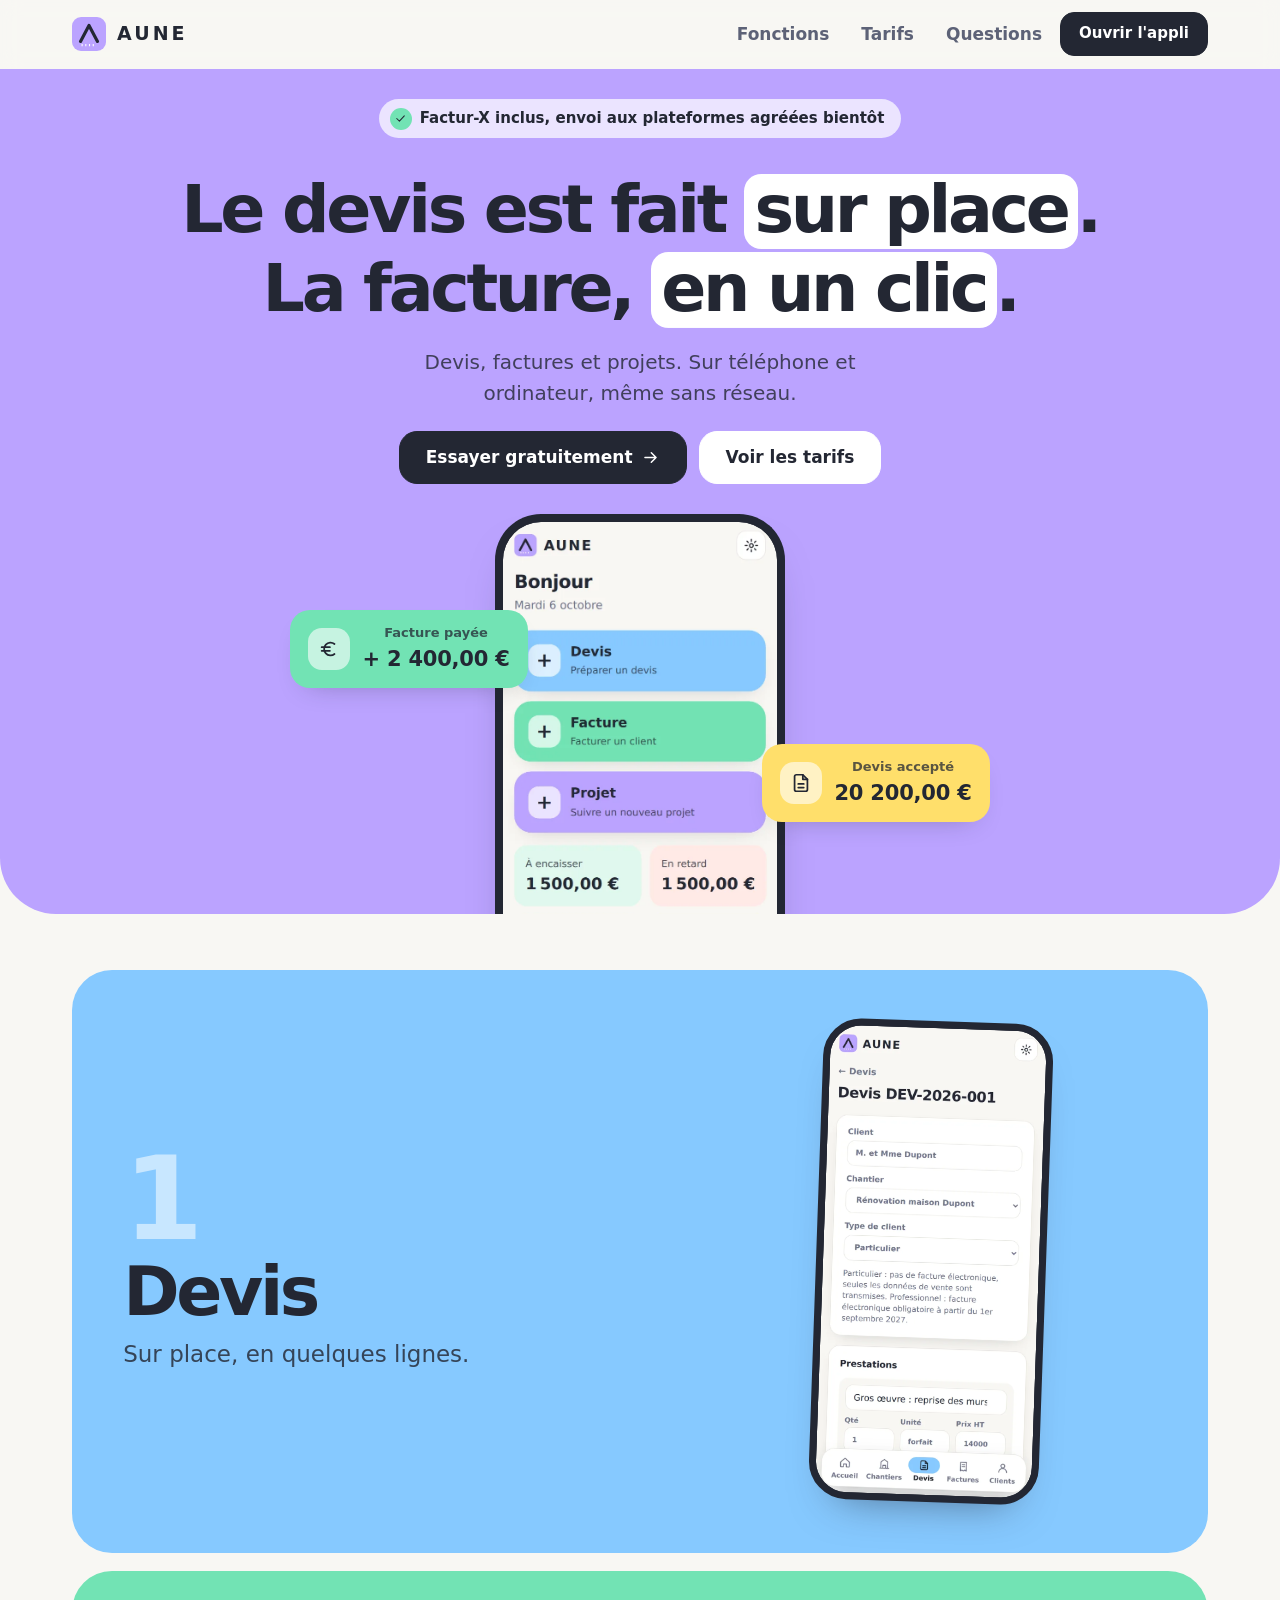
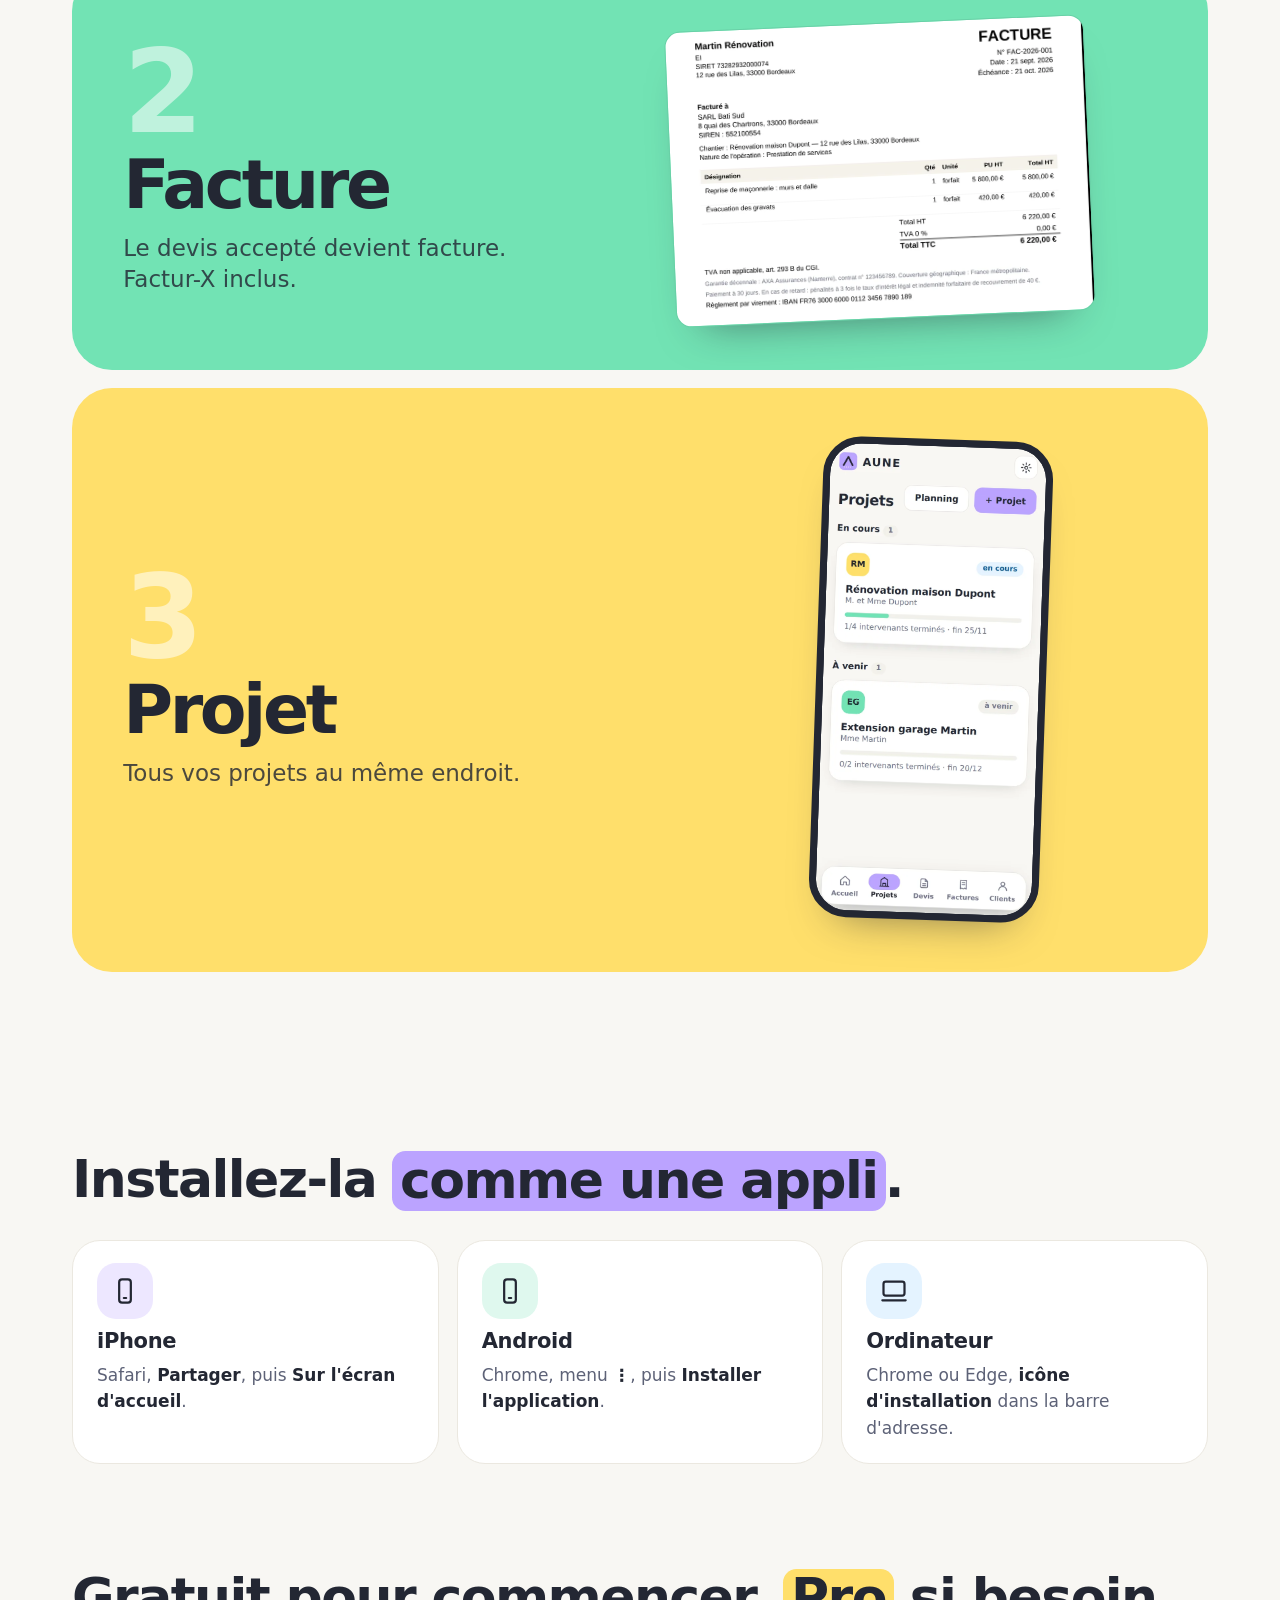
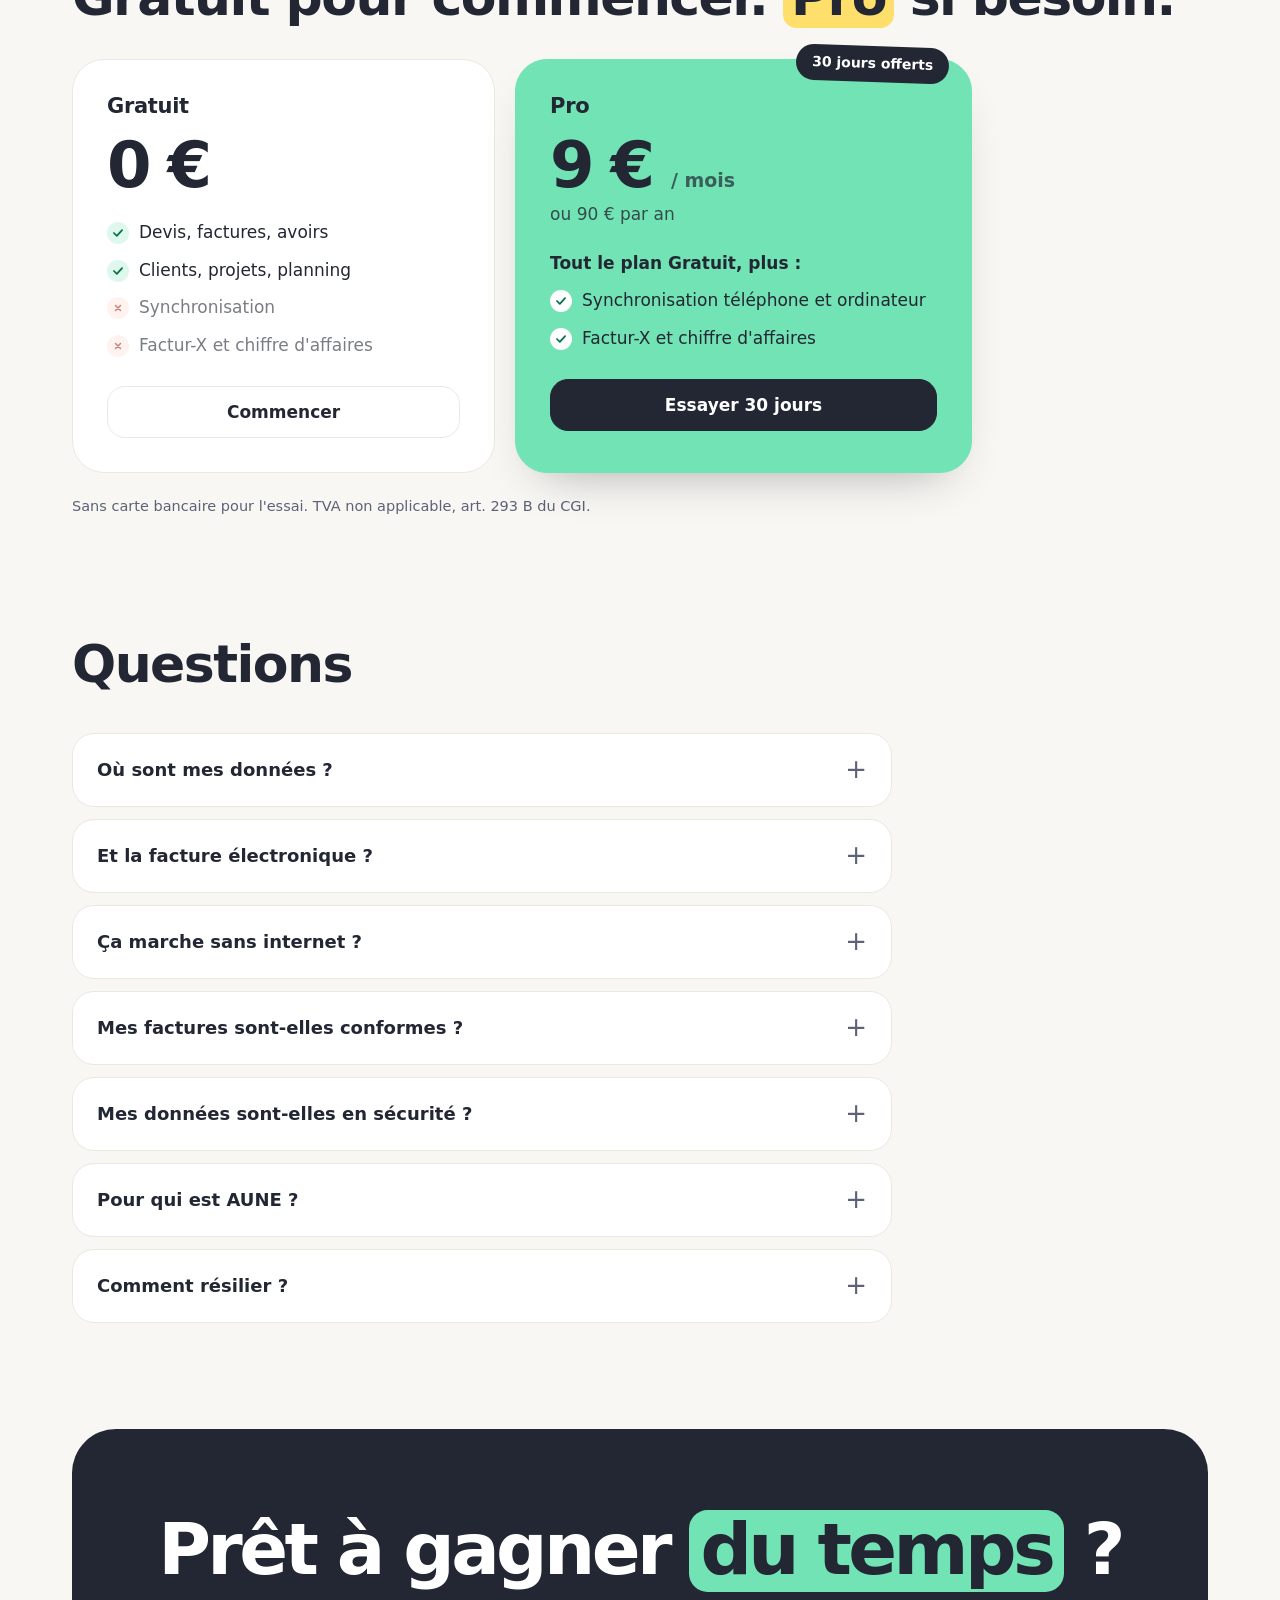
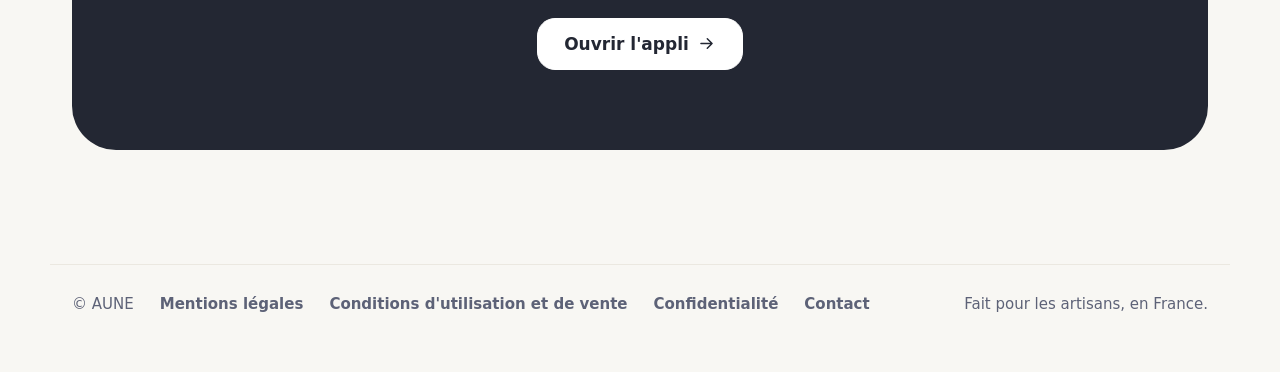
<file: site/index.html>
<!doctype html>
<html lang="fr">
<head>
<meta charset="utf-8">
<meta name="viewport" content="width=device-width,initial-scale=1">
<title>AUNE : devis, factures et suivi de projets pour indépendants</title>
<meta name="description" content="Devis, factures et suivi de projets pour artisans, indépendants et auto-entrepreneurs. Sur téléphone et ordinateur, même sans réseau. Gratuit pour commencer.">
<meta name="theme-color" content="#f8f7f3">
<link rel="icon" href="app/icon.svg" type="image/svg+xml">
<link rel="stylesheet" href="style.css">
<link rel="canonical" href="https://aune.app/">
<meta property="og:site_name" content="AUNE"><meta property="og:locale" content="fr_FR"><meta property="og:type" content="website">
<meta property="og:url" content="https://aune.app/"><meta property="og:title" content="AUNE : devis, factures et suivi de projets pour indépendants"><meta property="og:description" content="Devis, factures et suivi de projets pour artisans, indépendants et auto-entrepreneurs. Sur téléphone et ordinateur, même sans réseau. Gratuit pour commencer.">
<meta property="og:image" content="https://aune.app/img/og.png"><meta property="og:image:width" content="1200"><meta property="og:image:height" content="630">
<meta name="twitter:card" content="summary_large_image">
<script>document.documentElement.className="js";if(/^#\/(connexion|abonnement|reglages|accueil|chantiers?|devis|factures|clients|planning)/.test(location.hash))location.replace("app/"+location.hash);</script>
<script type="application/ld+json">{"@context":"https://schema.org","@type":"SoftwareApplication","name":"AUNE","url":"https://aune.app/","applicationCategory":"BusinessApplication","operatingSystem":"Web, iOS, Android, Windows, macOS","inLanguage":"fr","description":"Devis, factures et suivi de projets pour artisans, indépendants et auto-entrepreneurs.","offers":[{"@type":"Offer","name":"Gratuit","price":"0","priceCurrency":"EUR"},{"@type":"Offer","name":"Pro mensuel","price":"9","priceCurrency":"EUR"},{"@type":"Offer","name":"Pro annuel","price":"90","priceCurrency":"EUR"}]}</script>
<script>(function(){try{if(navigator.doNotTrack==='1')return;var q=new URLSearchParams(location.search).get('s'),src=/^[a-z0-9]{2,12}$/i.test(q||'')?q.toLowerCase():'';if(src)sessionStorage.setItem('aune.src',src);else src=sessionStorage.getItem('aune.src')||'';if(sessionStorage.getItem('aune.site'))return;sessionStorage.setItem('aune.site','1');fetch('https://aune.valentinbournet5.workers.dev/api/hit',{method:'POST',body:JSON.stringify({e:'site',s:src}),keepalive:true,headers:{'Content-Type':'text/plain'}}).catch(function(){})}catch(e){}})();</script>
</head>
<body>
<svg width="0" height="0" style="position:absolute" aria-hidden="true"><symbol id="i-home" viewBox="0 0 24 24"><path d="M3 11l9-8 9 8v9a1 1 0 0 1-1 1h-5v-6H9v6H4a1 1 0 0 1-1-1z"/></symbol><symbol id="i-site" viewBox="0 0 24 24"><path d="M3 21h18M5 21V8l7-5 7 5v13M9 21v-6h6v6"/></symbol><symbol id="i-doc" viewBox="0 0 24 24"><path d="M14 3H7a2 2 0 0 0-2 2v14a2 2 0 0 0 2 2h10a2 2 0 0 0 2-2V8z"/><path d="M14 3v5h5M9 13h6M9 17h6"/></symbol><symbol id="i-inv" viewBox="0 0 24 24"><path d="M6 3h12v18l-3-2-3 2-3-2-3 2z"/><path d="M9 8h6M9 12h6"/></symbol><symbol id="i-user" viewBox="0 0 24 24"><circle cx="12" cy="8" r="4"/><path d="M4 21a8 8 0 0 1 16 0"/></symbol><symbol id="i-plus" viewBox="0 0 24 24"><path d="M12 5v14M5 12h14"/></symbol><symbol id="i-sync" viewBox="0 0 24 24"><path d="M20 11a8 8 0 0 0-14.9-3M4 13a8 8 0 0 0 14.9 3M5 4v4h4M19 20v-4h-4"/></symbol><symbol id="i-off" viewBox="0 0 24 24"><path d="M3 3l18 18M8.5 6.7A6 6 0 0 1 18 11a4 4 0 0 1 2.5 6.9M6 18a4 4 0 0 1-.9-7.9"/></symbol><symbol id="i-chart" viewBox="0 0 24 24"><path d="M4 20V10M10 20V4M16 20v-7M22 20H2"/></symbol><symbol id="i-shield" viewBox="0 0 24 24"><path d="M12 3l8 3v6c0 5-3.5 8-8 9-4.5-1-8-4-8-9V6z"/><path d="M9 12l2 2 4-4"/></symbol><symbol id="i-send" viewBox="0 0 24 24"><path d="M22 2L11 13M22 2l-7 20-4-9-9-4z"/></symbol><symbol id="i-bolt" viewBox="0 0 24 24"><path d="M13 2L4 14h7l-1 8 9-12h-7z"/></symbol><symbol id="i-check" viewBox="0 0 24 24"><path d="M5 12l5 5 9-10"/></symbol><symbol id="i-phone" viewBox="0 0 24 24"><rect x="7" y="2" width="10" height="20" rx="2.5"/><path d="M11 18h2"/></symbol><symbol id="i-laptop" viewBox="0 0 24 24"><rect x="3" y="4" width="18" height="12" rx="2"/><path d="M2 20h20"/></symbol><symbol id="i-arrow" viewBox="0 0 24 24"><path d="M5 12h14M13 6l6 6-6 6"/></symbol><symbol id="i-euro" viewBox="0 0 24 24"><path d="M18 6.5A7 7 0 1 0 18 17.5M4 10h9M4 14h9"/></symbol></svg>
<header class="top" id="top"><div class="wrap">
<a class="logo" href="./"><svg viewBox="0 0 64 64" aria-hidden="true"><rect width="64" height="64" rx="17" fill="#bba3ff"/><path d="M16 46 L32 16 L48 46" fill="none" stroke="#232733" stroke-width="6" stroke-linecap="round" stroke-linejoin="round"/><path d="M18 53h28" stroke="#fff" stroke-width="4" stroke-dasharray="2 5"/></svg>AUNE</a>
<nav class="links"><a href="./#fonctions">Fonctions</a><a href="./#tarifs">Tarifs</a><a href="./#faq">Questions</a><a class="btn primary sm" href="app/">Ouvrir l'appli</a></nav>
</div></header>

<main>
<section class="bh"><div class="wrap">
<span class="kicker an" style="--d:0"><i><svg class="ic"  aria-hidden="true"><use href="#i-check"/></svg></i>Factur-X inclus, envoi aux plateformes agréées bientôt</span>
<h1 class="an" style="--d:1">Le devis est fait <mark>sur place</mark>.<br>La&nbsp;facture, <mark>en un clic</mark>.</h1>
<p class="lead an" style="--d:2">Devis, factures et projets. Sur téléphone et ordinateur, même sans réseau.</p>
<div class="cta an" style="--d:3"><a class="btn primary" href="app/">Essayer gratuitement <svg class="ic"  aria-hidden="true"><use href="#i-arrow"/></svg></a><a class="btn white" href="#tarifs">Voir les tarifs</a></div>
<div class="bstage">
<div class="bphone"><img src="img/m-home.webp" alt="AUNE sur téléphone" width="640" height="1385"></div>
<div class="float g1"><span class="chip"><svg class="ic"  aria-hidden="true"><use href="#i-euro"/></svg></span><span><small>Facture payée</small><b>+ 2 400,00 €</b></span></div>
<div class="float g2"><span class="chip"><svg class="ic"  aria-hidden="true"><use href="#i-doc"/></svg></span><span><small>Devis accepté</small><b>20 200,00 €</b></span></div>
</div>
</div></section>

<div class="wrap" id="fonctions"><div class="bands">
<div class="band sky rv"><div><span class="num">1</span><h2>Devis</h2><p>Sur place, en quelques lignes.</p></div><div class="shot"><img src="img/m-devis.webp" alt="Un devis dans AUNE" width="640" height="1385" loading="lazy"></div></div>
<div class="band mint rev rv"><div><span class="num">2</span><h2>Facture</h2><p>Le devis accepté devient facture. Factur-X inclus.</p></div><img class="sheet" src="img/facture.webp" alt="Une facture générée par AUNE" width="900" height="633" loading="lazy"></div>
<div class="band lemon rv"><div><span class="num">3</span><h2>Projet</h2><p>Tous vos projets au même endroit.</p></div><div class="shot"><img src="img/m-chan.webp" alt="Les projets dans AUNE" width="640" height="1385" loading="lazy"></div></div>
</div>
<div class="trades rv"><span>Facture électronique</span><span>Chiffre d'affaires</span><span>Tous vos appareils</span><span>Sans réseau</span></div>
</div>

<section id="installer"><div class="wrap">
<h2 class="rv">Installez-la <mark class="lilac">comme une appli</mark>.</h2>
<div class="steps3" style="margin-top:28px">
<div class="step rv"><span class="chip" style="background:var(--lilac-s)"><svg class="ic"  aria-hidden="true"><use href="#i-phone"/></svg></span><h3>iPhone</h3><p>Safari, <b>Partager</b>, puis <b>Sur l'écran d'accueil</b>.</p></div>
<div class="step rv"><span class="chip" style="background:var(--mint-s)"><svg class="ic"  aria-hidden="true"><use href="#i-phone"/></svg></span><h3>Android</h3><p>Chrome, menu <b>⋮</b>, puis <b>Installer l'application</b>.</p></div>
<div class="step rv"><span class="chip" style="background:var(--sky-s)"><svg class="ic"  aria-hidden="true"><use href="#i-laptop"/></svg></span><h3>Ordinateur</h3><p>Chrome ou Edge, <b>icône d'installation</b> dans la barre d'adresse.</p></div>
</div>
</div></section>

<section id="tarifs" style="padding-top:20px"><div class="wrap">
<h2 class="rv">Gratuit pour commencer. <mark class="lemon">Pro</mark> si besoin.</h2>
<div class="price" style="margin-top:30px">
<div class="plan rv"><h3>Gratuit</h3><div class="amt">0 €</div>
<ul><li>Devis, factures, avoirs</li><li>Clients, projets, planning</li><li class="no">Synchronisation</li><li class="no">Factur-X et chiffre d'affaires</li></ul>
<a class="btn" href="app/">Commencer</a></div>
<div class="plan pro rv"><span class="tag">30 jours offerts</span><h3>Pro</h3><div class="amt">9 € <small>/ mois</small></div><p style="margin:0;opacity:.8">ou 90 € par an</p>
<ul><li><b>Tout le plan Gratuit, plus :</b></li><li>Synchronisation téléphone et ordinateur</li><li>Factur-X et chiffre d'affaires</li></ul>
<a class="btn primary" href="app/">Essayer 30 jours</a></div>
</div>
<p class="legalnote">Sans carte bancaire pour l'essai. TVA non applicable, art. 293 B du CGI.</p>
</div></section>

<section id="faq" style="padding-top:20px"><div class="wrap">
<h2 class="rv">Questions</h2><p class="sub"></p>
<div class="faq">
<details><summary>Où sont mes données ?</summary><p>Sur votre appareil. Avec un compte, elles sont aussi synchronisées en ligne. Vous pouvez tout exporter ou supprimer à tout moment.</p></details>
<details><summary>Et la facture électronique ?</summary><p>AUNE produit des factures Factur-X pour vos clients professionnels. L'envoi à une plateforme agréée (obligatoire en 2027) est à venir.</p></details>
<details><summary>Ça marche sans internet ?</summary><p>Oui. Tout fonctionne sans réseau, et se synchronise au retour du signal.</p></details>
<details><summary>Mes factures sont-elles conformes ?</summary><p>AUNE ajoute les mentions obligatoires, numérote vos factures sans trou et verrouille une facture émise. Pour la corriger, on émet un avoir, comme la loi l'impose.</p></details>
<details><summary>Mes données sont-elles en sécurité ?</summary><p>Elles restent sur votre appareil. Avec un compte, la copie en ligne est stockée en Europe de l'Ouest (Cloudflare), transmise en HTTPS, protégée par votre lien de connexion personnel, et vous pouvez la supprimer en un clic.</p></details>
<details><summary>Pour qui est AUNE ?</summary><p>Pour les artisans, auto-entrepreneurs et indépendants : bâtiment, services, conseil, création. Vous choisissez le vocabulaire : projet, chantier ou dossier.</p></details>
<details><summary>Comment résilier ?</summary><p>En un clic, dans l'appli. Vos données restent à vous.</p></details>
</div>
</div></section>

<section style="padding-top:10px"><div class="wrap"><div class="bfinal rv">
<h2>Prêt à gagner <mark>du temps</mark> ?</h2>
<a class="btn white" href="app/">Ouvrir l'appli <svg class="ic"  aria-hidden="true"><use href="#i-arrow"/></svg></a>
</div></div></section>
</main>
<div class="sticky" id="sticky"><a class="btn primary" href="app/">Ouvrir l'appli <svg class="ic"  aria-hidden="true"><use href="#i-arrow"/></svg></a></div>
<script>
(function(){var els=document.querySelectorAll('.rv');
if('IntersectionObserver' in window){var io=new IntersectionObserver(function(es){es.forEach(function(e){if(e.isIntersecting){e.target.classList.add('in');io.unobserve(e.target)}})},{rootMargin:'0px 0px -8% 0px'});els.forEach(function(el){io.observe(el)})}else{els.forEach(function(el){el.classList.add('in')})}
var hero=document.querySelector('.bh'),st=document.getElementById('sticky');
if(hero&&st&&'IntersectionObserver' in window){new IntersectionObserver(function(es){st.classList.toggle('on',!es[0].isIntersecting)},{threshold:0}).observe(hero)}})();
</script>
<footer><div class="wrap">
<span>© AUNE</span><a href="mentions-legales.html">Mentions légales</a><a href="cgu.html">Conditions d'utilisation et de vente</a><a href="confidentialite.html">Confidentialité</a><a href="mailto:contact@aune.app">Contact</a>
<span class="sp">Fait pour les artisans, en France.</span>
</div></footer>
<script>document.addEventListener('scroll',function(){var h=document.getElementById('top');if(h)h.classList.toggle('stuck',scrollY>8)},{passive:true});</script>
</body></html>
</file>
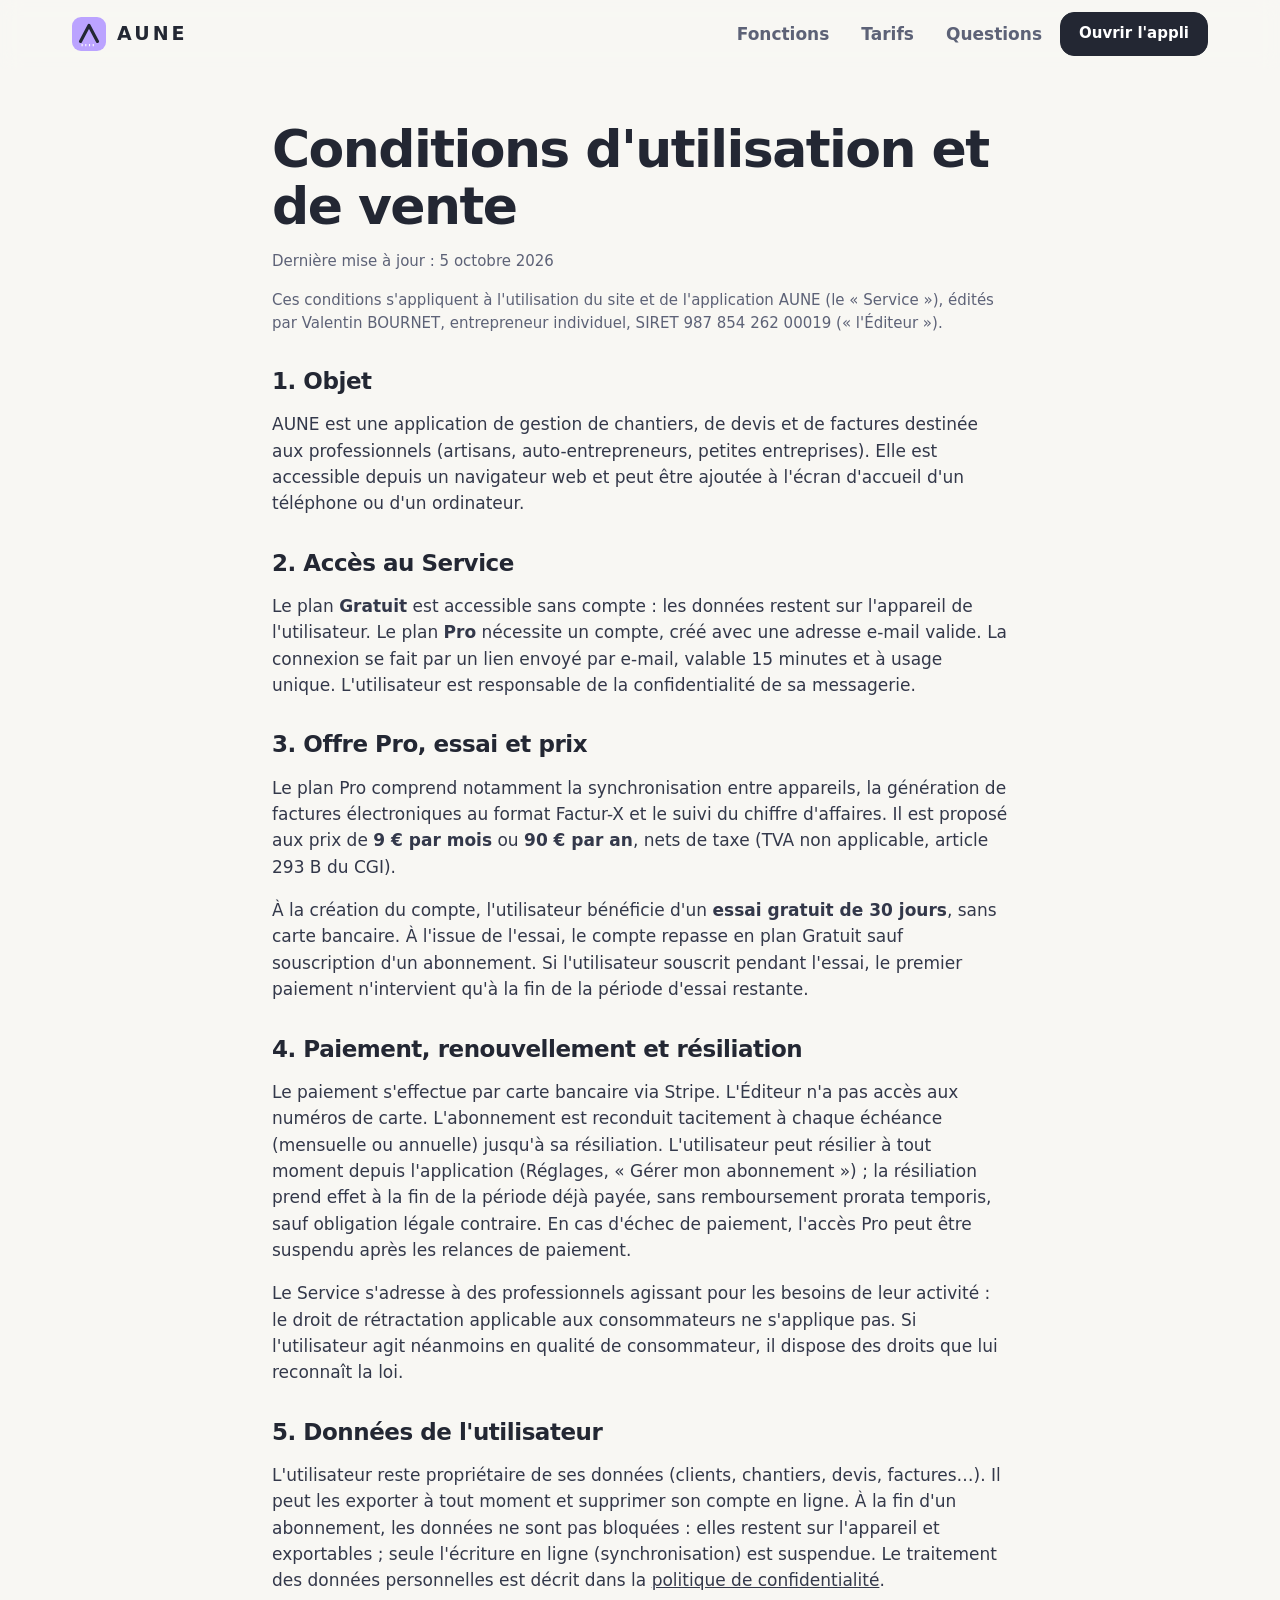
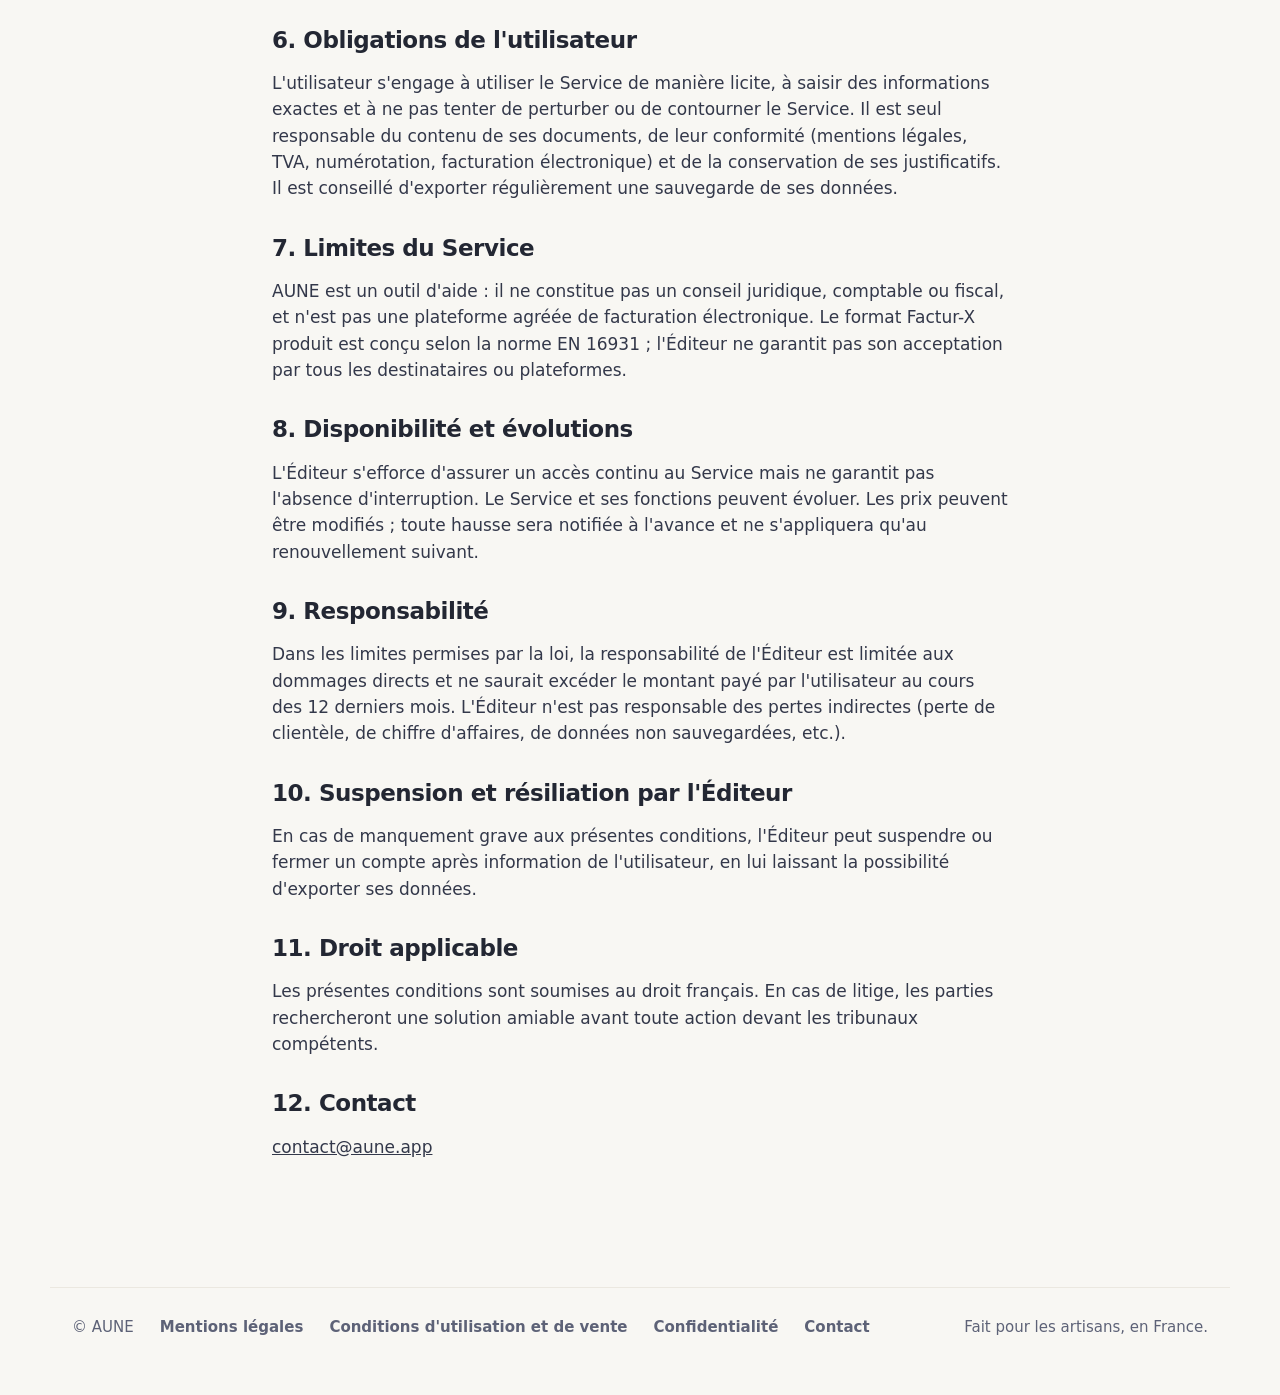
<file: site/cgu.html>
<!doctype html>
<html lang="fr">
<head>
<meta charset="utf-8">
<meta name="viewport" content="width=device-width,initial-scale=1">
<title>Conditions d'utilisation et de vente · AUNE</title>
<meta name="description" content="Conditions d'utilisation et de vente">
<meta name="theme-color" content="#f8f7f3">
<link rel="icon" href="app/icon.svg" type="image/svg+xml">
<link rel="stylesheet" href="style.css">
<link rel="canonical" href="https://aune.app/cgu.html">
<meta property="og:site_name" content="AUNE"><meta property="og:locale" content="fr_FR"><meta property="og:type" content="website">
<meta property="og:url" content="https://aune.app/cgu.html"><meta property="og:title" content="Conditions d'utilisation et de vente · AUNE"><meta property="og:description" content="Conditions d'utilisation et de vente">
<meta property="og:image" content="https://aune.app/img/og.png"><meta property="og:image:width" content="1200"><meta property="og:image:height" content="630">
<meta name="twitter:card" content="summary_large_image">
</head>
<body>
<svg width="0" height="0" style="position:absolute" aria-hidden="true"><symbol id="i-home" viewBox="0 0 24 24"><path d="M3 11l9-8 9 8v9a1 1 0 0 1-1 1h-5v-6H9v6H4a1 1 0 0 1-1-1z"/></symbol><symbol id="i-site" viewBox="0 0 24 24"><path d="M3 21h18M5 21V8l7-5 7 5v13M9 21v-6h6v6"/></symbol><symbol id="i-doc" viewBox="0 0 24 24"><path d="M14 3H7a2 2 0 0 0-2 2v14a2 2 0 0 0 2 2h10a2 2 0 0 0 2-2V8z"/><path d="M14 3v5h5M9 13h6M9 17h6"/></symbol><symbol id="i-inv" viewBox="0 0 24 24"><path d="M6 3h12v18l-3-2-3 2-3-2-3 2z"/><path d="M9 8h6M9 12h6"/></symbol><symbol id="i-user" viewBox="0 0 24 24"><circle cx="12" cy="8" r="4"/><path d="M4 21a8 8 0 0 1 16 0"/></symbol><symbol id="i-plus" viewBox="0 0 24 24"><path d="M12 5v14M5 12h14"/></symbol><symbol id="i-sync" viewBox="0 0 24 24"><path d="M20 11a8 8 0 0 0-14.9-3M4 13a8 8 0 0 0 14.9 3M5 4v4h4M19 20v-4h-4"/></symbol><symbol id="i-off" viewBox="0 0 24 24"><path d="M3 3l18 18M8.5 6.7A6 6 0 0 1 18 11a4 4 0 0 1 2.5 6.9M6 18a4 4 0 0 1-.9-7.9"/></symbol><symbol id="i-chart" viewBox="0 0 24 24"><path d="M4 20V10M10 20V4M16 20v-7M22 20H2"/></symbol><symbol id="i-shield" viewBox="0 0 24 24"><path d="M12 3l8 3v6c0 5-3.5 8-8 9-4.5-1-8-4-8-9V6z"/><path d="M9 12l2 2 4-4"/></symbol><symbol id="i-send" viewBox="0 0 24 24"><path d="M22 2L11 13M22 2l-7 20-4-9-9-4z"/></symbol><symbol id="i-bolt" viewBox="0 0 24 24"><path d="M13 2L4 14h7l-1 8 9-12h-7z"/></symbol><symbol id="i-check" viewBox="0 0 24 24"><path d="M5 12l5 5 9-10"/></symbol><symbol id="i-phone" viewBox="0 0 24 24"><rect x="7" y="2" width="10" height="20" rx="2.5"/><path d="M11 18h2"/></symbol><symbol id="i-laptop" viewBox="0 0 24 24"><rect x="3" y="4" width="18" height="12" rx="2"/><path d="M2 20h20"/></symbol><symbol id="i-arrow" viewBox="0 0 24 24"><path d="M5 12h14M13 6l6 6-6 6"/></symbol><symbol id="i-euro" viewBox="0 0 24 24"><path d="M18 6.5A7 7 0 1 0 18 17.5M4 10h9M4 14h9"/></symbol></svg>
<header class="top" id="top"><div class="wrap">
<a class="logo" href="./"><svg viewBox="0 0 64 64" aria-hidden="true"><rect width="64" height="64" rx="17" fill="#bba3ff"/><path d="M16 46 L32 16 L48 46" fill="none" stroke="#232733" stroke-width="6" stroke-linecap="round" stroke-linejoin="round"/><path d="M18 53h28" stroke="#fff" stroke-width="4" stroke-dasharray="2 5"/></svg>AUNE</a>
<nav class="links"><a href="./#fonctions">Fonctions</a><a href="./#tarifs">Tarifs</a><a href="./#faq">Questions</a><a class="btn primary sm" href="app/">Ouvrir l'appli</a></nav>
</div></header>
<main class="wrap legal"><h1>Conditions d'utilisation et de vente</h1><p class="meta">Dernière mise à jour : 5 octobre 2026</p>
<p class="meta">Ces conditions s'appliquent à l'utilisation du site et de l'application AUNE (le « Service »), édités par Valentin BOURNET, entrepreneur individuel, SIRET 987 854 262 00019 (« l'Éditeur »).</p>
<h2>1. Objet</h2>
<p>AUNE est une application de gestion de chantiers, de devis et de factures destinée aux professionnels (artisans, auto-entrepreneurs, petites entreprises). Elle est accessible depuis un navigateur web et peut être ajoutée à l'écran d'accueil d'un téléphone ou d'un ordinateur.</p>
<h2>2. Accès au Service</h2>
<p>Le plan <b>Gratuit</b> est accessible sans compte : les données restent sur l'appareil de l'utilisateur. Le plan <b>Pro</b> nécessite un compte, créé avec une adresse e-mail valide. La connexion se fait par un lien envoyé par e-mail, valable 15 minutes et à usage unique. L'utilisateur est responsable de la confidentialité de sa messagerie.</p>
<h2>3. Offre Pro, essai et prix</h2>
<p>Le plan Pro comprend notamment la synchronisation entre appareils, la génération de factures électroniques au format Factur-X et le suivi du chiffre d'affaires. Il est proposé aux prix de <b>9 € par mois</b> ou <b>90 € par an</b>, nets de taxe (TVA non applicable, article 293 B du CGI).</p>
<p>À la création du compte, l'utilisateur bénéficie d'un <b>essai gratuit de 30 jours</b>, sans carte bancaire. À l'issue de l'essai, le compte repasse en plan Gratuit sauf souscription d'un abonnement. Si l'utilisateur souscrit pendant l'essai, le premier paiement n'intervient qu'à la fin de la période d'essai restante.</p>
<h2>4. Paiement, renouvellement et résiliation</h2>
<p>Le paiement s'effectue par carte bancaire via Stripe. L'Éditeur n'a pas accès aux numéros de carte. L'abonnement est reconduit tacitement à chaque échéance (mensuelle ou annuelle) jusqu'à sa résiliation. L'utilisateur peut résilier à tout moment depuis l'application (Réglages, « Gérer mon abonnement ») ; la résiliation prend effet à la fin de la période déjà payée, sans remboursement prorata temporis, sauf obligation légale contraire. En cas d'échec de paiement, l'accès Pro peut être suspendu après les relances de paiement.</p>
<p>Le Service s'adresse à des professionnels agissant pour les besoins de leur activité : le droit de rétractation applicable aux consommateurs ne s'applique pas. Si l'utilisateur agit néanmoins en qualité de consommateur, il dispose des droits que lui reconnaît la loi.</p>
<h2>5. Données de l'utilisateur</h2>
<p>L'utilisateur reste propriétaire de ses données (clients, chantiers, devis, factures…). Il peut les exporter à tout moment et supprimer son compte en ligne. À la fin d'un abonnement, les données ne sont pas bloquées : elles restent sur l'appareil et exportables ; seule l'écriture en ligne (synchronisation) est suspendue. Le traitement des données personnelles est décrit dans la <a href="confidentialite.html">politique de confidentialité</a>.</p>
<h2>6. Obligations de l'utilisateur</h2>
<p>L'utilisateur s'engage à utiliser le Service de manière licite, à saisir des informations exactes et à ne pas tenter de perturber ou de contourner le Service. Il est seul responsable du contenu de ses documents, de leur conformité (mentions légales, TVA, numérotation, facturation électronique) et de la conservation de ses justificatifs. Il est conseillé d'exporter régulièrement une sauvegarde de ses données.</p>
<h2>7. Limites du Service</h2>
<p>AUNE est un outil d'aide : il ne constitue pas un conseil juridique, comptable ou fiscal, et n'est pas une plateforme agréée de facturation électronique. Le format Factur-X produit est conçu selon la norme EN 16931 ; l'Éditeur ne garantit pas son acceptation par tous les destinataires ou plateformes.</p>
<h2>8. Disponibilité et évolutions</h2>
<p>L'Éditeur s'efforce d'assurer un accès continu au Service mais ne garantit pas l'absence d'interruption. Le Service et ses fonctions peuvent évoluer. Les prix peuvent être modifiés ; toute hausse sera notifiée à l'avance et ne s'appliquera qu'au renouvellement suivant.</p>
<h2>9. Responsabilité</h2>
<p>Dans les limites permises par la loi, la responsabilité de l'Éditeur est limitée aux dommages directs et ne saurait excéder le montant payé par l'utilisateur au cours des 12 derniers mois. L'Éditeur n'est pas responsable des pertes indirectes (perte de clientèle, de chiffre d'affaires, de données non sauvegardées, etc.).</p>
<h2>10. Suspension et résiliation par l'Éditeur</h2>
<p>En cas de manquement grave aux présentes conditions, l'Éditeur peut suspendre ou fermer un compte après information de l'utilisateur, en lui laissant la possibilité d'exporter ses données.</p>
<h2>11. Droit applicable</h2>
<p>Les présentes conditions sont soumises au droit français. En cas de litige, les parties rechercheront une solution amiable avant toute action devant les tribunaux compétents.</p>
<h2>12. Contact</h2>
<p><a href="mailto:contact@aune.app">contact@aune.app</a></p>
</main>
<footer><div class="wrap">
<span>© AUNE</span><a href="mentions-legales.html">Mentions légales</a><a href="cgu.html">Conditions d'utilisation et de vente</a><a href="confidentialite.html">Confidentialité</a><a href="mailto:contact@aune.app">Contact</a>
<span class="sp">Fait pour les artisans, en France.</span>
</div></footer>
<script>document.addEventListener('scroll',function(){var h=document.getElementById('top');if(h)h.classList.toggle('stuck',scrollY>8)},{passive:true});</script>
</body></html>
</file>
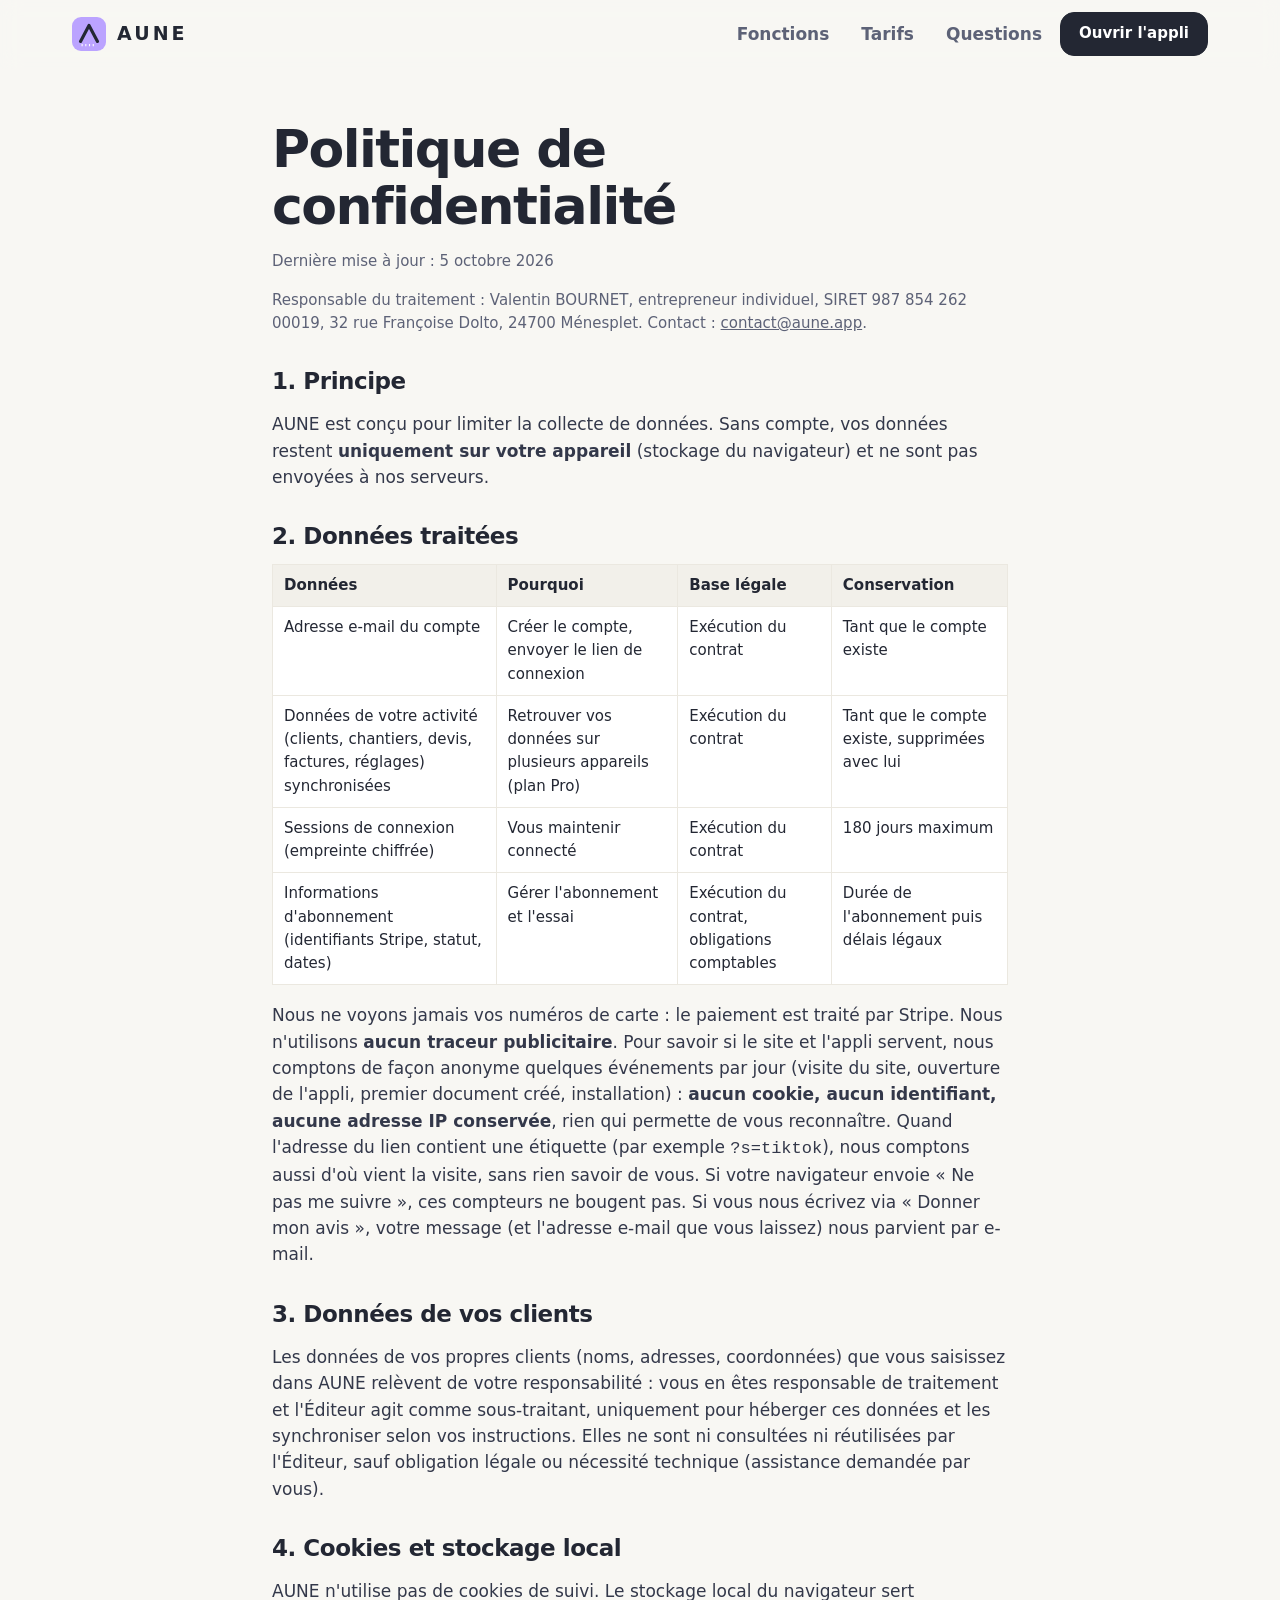
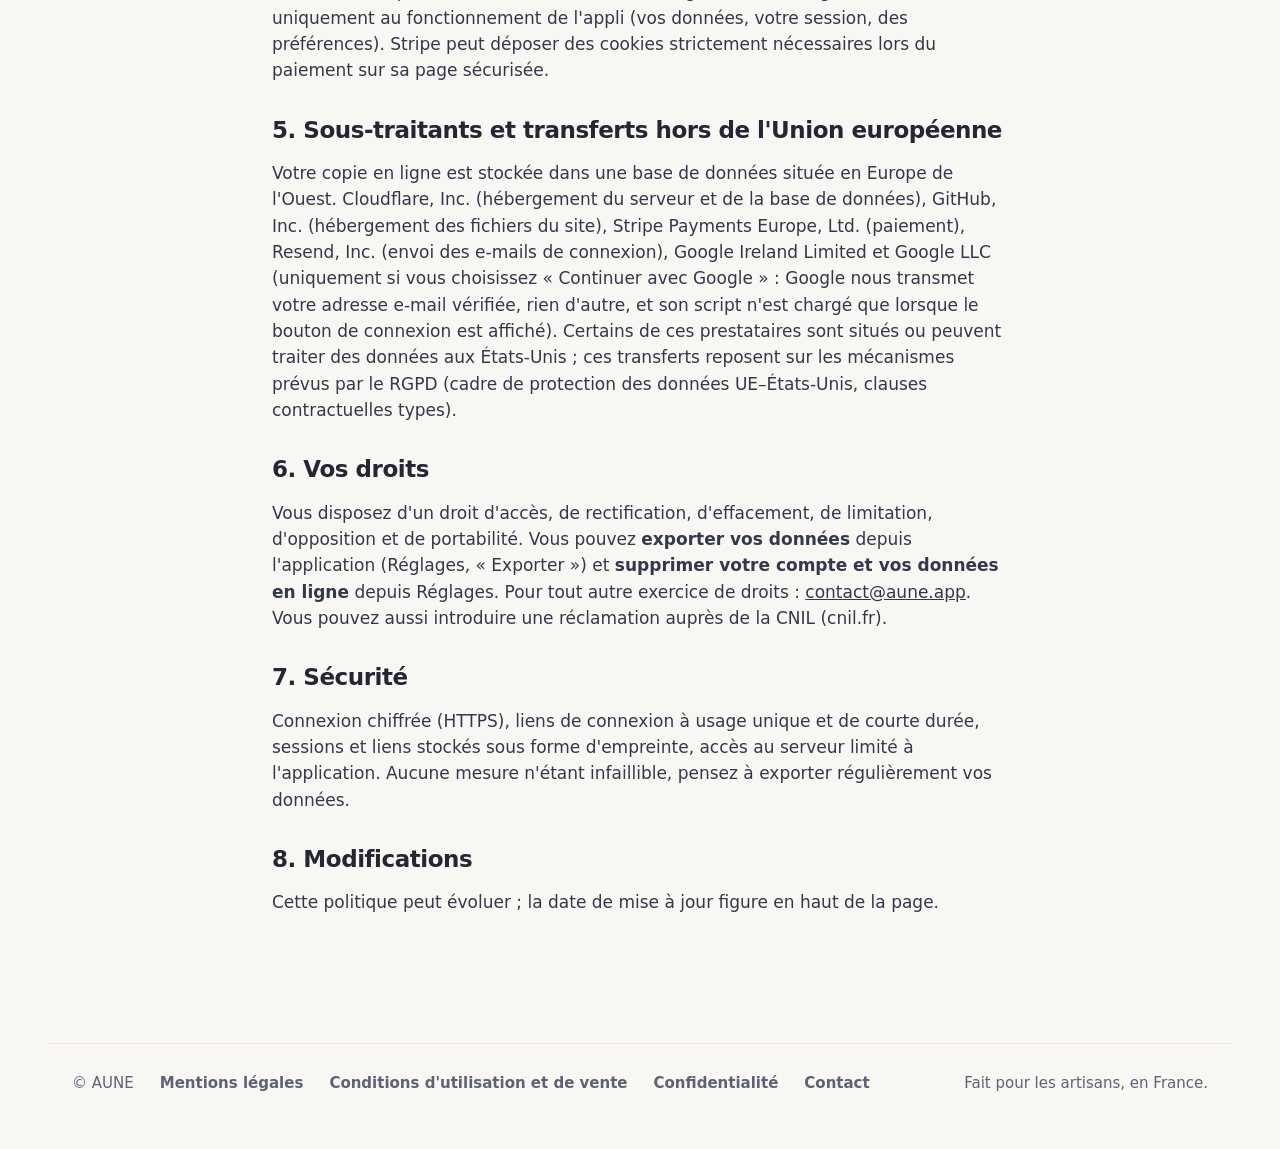
<file: site/confidentialite.html>
<!doctype html>
<html lang="fr">
<head>
<meta charset="utf-8">
<meta name="viewport" content="width=device-width,initial-scale=1">
<title>Politique de confidentialité · AUNE</title>
<meta name="description" content="Politique de confidentialité">
<meta name="theme-color" content="#f8f7f3">
<link rel="icon" href="app/icon.svg" type="image/svg+xml">
<link rel="stylesheet" href="style.css">
<link rel="canonical" href="https://aune.app/confidentialite.html">
<meta property="og:site_name" content="AUNE"><meta property="og:locale" content="fr_FR"><meta property="og:type" content="website">
<meta property="og:url" content="https://aune.app/confidentialite.html"><meta property="og:title" content="Politique de confidentialité · AUNE"><meta property="og:description" content="Politique de confidentialité">
<meta property="og:image" content="https://aune.app/img/og.png"><meta property="og:image:width" content="1200"><meta property="og:image:height" content="630">
<meta name="twitter:card" content="summary_large_image">
</head>
<body>
<svg width="0" height="0" style="position:absolute" aria-hidden="true"><symbol id="i-home" viewBox="0 0 24 24"><path d="M3 11l9-8 9 8v9a1 1 0 0 1-1 1h-5v-6H9v6H4a1 1 0 0 1-1-1z"/></symbol><symbol id="i-site" viewBox="0 0 24 24"><path d="M3 21h18M5 21V8l7-5 7 5v13M9 21v-6h6v6"/></symbol><symbol id="i-doc" viewBox="0 0 24 24"><path d="M14 3H7a2 2 0 0 0-2 2v14a2 2 0 0 0 2 2h10a2 2 0 0 0 2-2V8z"/><path d="M14 3v5h5M9 13h6M9 17h6"/></symbol><symbol id="i-inv" viewBox="0 0 24 24"><path d="M6 3h12v18l-3-2-3 2-3-2-3 2z"/><path d="M9 8h6M9 12h6"/></symbol><symbol id="i-user" viewBox="0 0 24 24"><circle cx="12" cy="8" r="4"/><path d="M4 21a8 8 0 0 1 16 0"/></symbol><symbol id="i-plus" viewBox="0 0 24 24"><path d="M12 5v14M5 12h14"/></symbol><symbol id="i-sync" viewBox="0 0 24 24"><path d="M20 11a8 8 0 0 0-14.9-3M4 13a8 8 0 0 0 14.9 3M5 4v4h4M19 20v-4h-4"/></symbol><symbol id="i-off" viewBox="0 0 24 24"><path d="M3 3l18 18M8.5 6.7A6 6 0 0 1 18 11a4 4 0 0 1 2.5 6.9M6 18a4 4 0 0 1-.9-7.9"/></symbol><symbol id="i-chart" viewBox="0 0 24 24"><path d="M4 20V10M10 20V4M16 20v-7M22 20H2"/></symbol><symbol id="i-shield" viewBox="0 0 24 24"><path d="M12 3l8 3v6c0 5-3.5 8-8 9-4.5-1-8-4-8-9V6z"/><path d="M9 12l2 2 4-4"/></symbol><symbol id="i-send" viewBox="0 0 24 24"><path d="M22 2L11 13M22 2l-7 20-4-9-9-4z"/></symbol><symbol id="i-bolt" viewBox="0 0 24 24"><path d="M13 2L4 14h7l-1 8 9-12h-7z"/></symbol><symbol id="i-check" viewBox="0 0 24 24"><path d="M5 12l5 5 9-10"/></symbol><symbol id="i-phone" viewBox="0 0 24 24"><rect x="7" y="2" width="10" height="20" rx="2.5"/><path d="M11 18h2"/></symbol><symbol id="i-laptop" viewBox="0 0 24 24"><rect x="3" y="4" width="18" height="12" rx="2"/><path d="M2 20h20"/></symbol><symbol id="i-arrow" viewBox="0 0 24 24"><path d="M5 12h14M13 6l6 6-6 6"/></symbol><symbol id="i-euro" viewBox="0 0 24 24"><path d="M18 6.5A7 7 0 1 0 18 17.5M4 10h9M4 14h9"/></symbol></svg>
<header class="top" id="top"><div class="wrap">
<a class="logo" href="./"><svg viewBox="0 0 64 64" aria-hidden="true"><rect width="64" height="64" rx="17" fill="#bba3ff"/><path d="M16 46 L32 16 L48 46" fill="none" stroke="#232733" stroke-width="6" stroke-linecap="round" stroke-linejoin="round"/><path d="M18 53h28" stroke="#fff" stroke-width="4" stroke-dasharray="2 5"/></svg>AUNE</a>
<nav class="links"><a href="./#fonctions">Fonctions</a><a href="./#tarifs">Tarifs</a><a href="./#faq">Questions</a><a class="btn primary sm" href="app/">Ouvrir l'appli</a></nav>
</div></header>
<main class="wrap legal"><h1>Politique de confidentialité</h1><p class="meta">Dernière mise à jour : 5 octobre 2026</p>
<p class="meta">Responsable du traitement : Valentin BOURNET, entrepreneur individuel, SIRET 987 854 262 00019, 32 rue Françoise Dolto, 24700 Ménesplet. Contact : <a href="mailto:contact@aune.app">contact@aune.app</a>.</p>
<h2>1. Principe</h2>
<p>AUNE est conçu pour limiter la collecte de données. Sans compte, vos données restent <b>uniquement sur votre appareil</b> (stockage du navigateur) et ne sont pas envoyées à nos serveurs.</p>
<h2>2. Données traitées</h2>
<table><tr><th>Données</th><th>Pourquoi</th><th>Base légale</th><th>Conservation</th></tr>
<tr><td>Adresse e-mail du compte</td><td>Créer le compte, envoyer le lien de connexion</td><td>Exécution du contrat</td><td>Tant que le compte existe</td></tr>
<tr><td>Données de votre activité (clients, chantiers, devis, factures, réglages) synchronisées</td><td>Retrouver vos données sur plusieurs appareils (plan Pro)</td><td>Exécution du contrat</td><td>Tant que le compte existe, supprimées avec lui</td></tr>
<tr><td>Sessions de connexion (empreinte chiffrée)</td><td>Vous maintenir connecté</td><td>Exécution du contrat</td><td>180 jours maximum</td></tr>
<tr><td>Informations d'abonnement (identifiants Stripe, statut, dates)</td><td>Gérer l'abonnement et l'essai</td><td>Exécution du contrat, obligations comptables</td><td>Durée de l'abonnement puis délais légaux</td></tr></table>
<p>Nous ne voyons jamais vos numéros de carte : le paiement est traité par Stripe. Nous n'utilisons <b>aucun traceur publicitaire</b>. Pour savoir si le site et l'appli servent, nous comptons de façon anonyme quelques événements par jour (visite du site, ouverture de l'appli, premier document créé, installation) : <b>aucun cookie, aucun identifiant, aucune adresse IP conservée</b>, rien qui permette de vous reconnaître. Quand l'adresse du lien contient une étiquette (par exemple <code>?s=tiktok</code>), nous comptons aussi d'où vient la visite, sans rien savoir de vous. Si votre navigateur envoie « Ne pas me suivre », ces compteurs ne bougent pas. Si vous nous écrivez via « Donner mon avis », votre message (et l'adresse e-mail que vous laissez) nous parvient par e-mail.</p>
<h2>3. Données de vos clients</h2>
<p>Les données de vos propres clients (noms, adresses, coordonnées) que vous saisissez dans AUNE relèvent de votre responsabilité : vous en êtes responsable de traitement et l'Éditeur agit comme sous-traitant, uniquement pour héberger ces données et les synchroniser selon vos instructions. Elles ne sont ni consultées ni réutilisées par l'Éditeur, sauf obligation légale ou nécessité technique (assistance demandée par vous).</p>
<h2>4. Cookies et stockage local</h2>
<p>AUNE n'utilise pas de cookies de suivi. Le stockage local du navigateur sert uniquement au fonctionnement de l'appli (vos données, votre session, des préférences). Stripe peut déposer des cookies strictement nécessaires lors du paiement sur sa page sécurisée.</p>
<h2>5. Sous-traitants et transferts hors de l'Union européenne</h2>
<p>Votre copie en ligne est stockée dans une base de données située en Europe de l'Ouest. Cloudflare, Inc. (hébergement du serveur et de la base de données), GitHub, Inc. (hébergement des fichiers du site), Stripe Payments Europe, Ltd. (paiement), Resend, Inc. (envoi des e-mails de connexion), Google Ireland Limited et Google LLC (uniquement si vous choisissez « Continuer avec Google » : Google nous transmet votre adresse e-mail vérifiée, rien d'autre, et son script n'est chargé que lorsque le bouton de connexion est affiché). Certains de ces prestataires sont situés ou peuvent traiter des données aux États-Unis ; ces transferts reposent sur les mécanismes prévus par le RGPD (cadre de protection des données UE–États-Unis, clauses contractuelles types).</p>
<h2>6. Vos droits</h2>
<p>Vous disposez d'un droit d'accès, de rectification, d'effacement, de limitation, d'opposition et de portabilité. Vous pouvez <b>exporter vos données</b> depuis l'application (Réglages, « Exporter ») et <b>supprimer votre compte et vos données en ligne</b> depuis Réglages. Pour tout autre exercice de droits : <a href="mailto:contact@aune.app">contact@aune.app</a>. Vous pouvez aussi introduire une réclamation auprès de la CNIL (cnil.fr).</p>
<h2>7. Sécurité</h2>
<p>Connexion chiffrée (HTTPS), liens de connexion à usage unique et de courte durée, sessions et liens stockés sous forme d'empreinte, accès au serveur limité à l'application. Aucune mesure n'étant infaillible, pensez à exporter régulièrement vos données.</p>
<h2>8. Modifications</h2>
<p>Cette politique peut évoluer ; la date de mise à jour figure en haut de la page.</p>
</main>
<footer><div class="wrap">
<span>© AUNE</span><a href="mentions-legales.html">Mentions légales</a><a href="cgu.html">Conditions d'utilisation et de vente</a><a href="confidentialite.html">Confidentialité</a><a href="mailto:contact@aune.app">Contact</a>
<span class="sp">Fait pour les artisans, en France.</span>
</div></footer>
<script>document.addEventListener('scroll',function(){var h=document.getElementById('top');if(h)h.classList.toggle('stuck',scrollY>8)},{passive:true});</script>
</body></html>
</file>
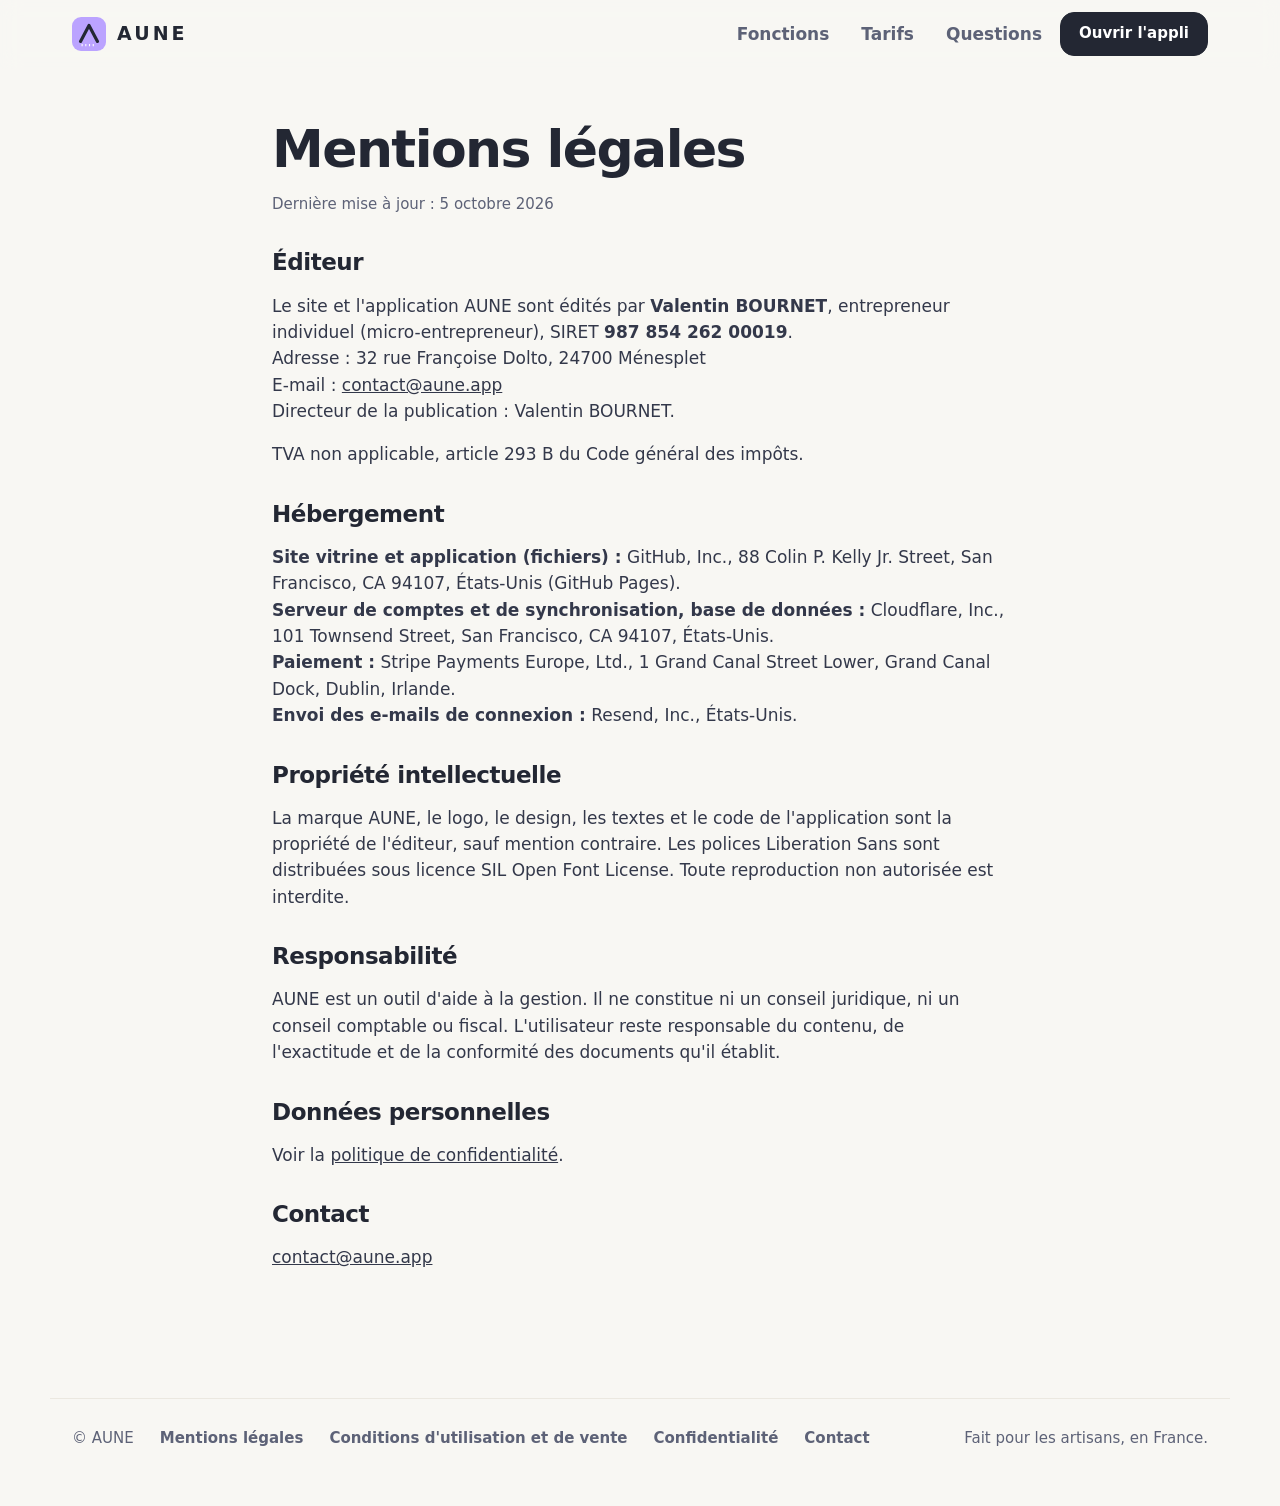
<file: site/mentions-legales.html>
<!doctype html>
<html lang="fr">
<head>
<meta charset="utf-8">
<meta name="viewport" content="width=device-width,initial-scale=1">
<title>Mentions légales · AUNE</title>
<meta name="description" content="Mentions légales">
<meta name="theme-color" content="#f8f7f3">
<link rel="icon" href="app/icon.svg" type="image/svg+xml">
<link rel="stylesheet" href="style.css">
<link rel="canonical" href="https://aune.app/mentions-legales.html">
<meta property="og:site_name" content="AUNE"><meta property="og:locale" content="fr_FR"><meta property="og:type" content="website">
<meta property="og:url" content="https://aune.app/mentions-legales.html"><meta property="og:title" content="Mentions légales · AUNE"><meta property="og:description" content="Mentions légales">
<meta property="og:image" content="https://aune.app/img/og.png"><meta property="og:image:width" content="1200"><meta property="og:image:height" content="630">
<meta name="twitter:card" content="summary_large_image">
</head>
<body>
<svg width="0" height="0" style="position:absolute" aria-hidden="true"><symbol id="i-home" viewBox="0 0 24 24"><path d="M3 11l9-8 9 8v9a1 1 0 0 1-1 1h-5v-6H9v6H4a1 1 0 0 1-1-1z"/></symbol><symbol id="i-site" viewBox="0 0 24 24"><path d="M3 21h18M5 21V8l7-5 7 5v13M9 21v-6h6v6"/></symbol><symbol id="i-doc" viewBox="0 0 24 24"><path d="M14 3H7a2 2 0 0 0-2 2v14a2 2 0 0 0 2 2h10a2 2 0 0 0 2-2V8z"/><path d="M14 3v5h5M9 13h6M9 17h6"/></symbol><symbol id="i-inv" viewBox="0 0 24 24"><path d="M6 3h12v18l-3-2-3 2-3-2-3 2z"/><path d="M9 8h6M9 12h6"/></symbol><symbol id="i-user" viewBox="0 0 24 24"><circle cx="12" cy="8" r="4"/><path d="M4 21a8 8 0 0 1 16 0"/></symbol><symbol id="i-plus" viewBox="0 0 24 24"><path d="M12 5v14M5 12h14"/></symbol><symbol id="i-sync" viewBox="0 0 24 24"><path d="M20 11a8 8 0 0 0-14.9-3M4 13a8 8 0 0 0 14.9 3M5 4v4h4M19 20v-4h-4"/></symbol><symbol id="i-off" viewBox="0 0 24 24"><path d="M3 3l18 18M8.5 6.7A6 6 0 0 1 18 11a4 4 0 0 1 2.5 6.9M6 18a4 4 0 0 1-.9-7.9"/></symbol><symbol id="i-chart" viewBox="0 0 24 24"><path d="M4 20V10M10 20V4M16 20v-7M22 20H2"/></symbol><symbol id="i-shield" viewBox="0 0 24 24"><path d="M12 3l8 3v6c0 5-3.5 8-8 9-4.5-1-8-4-8-9V6z"/><path d="M9 12l2 2 4-4"/></symbol><symbol id="i-send" viewBox="0 0 24 24"><path d="M22 2L11 13M22 2l-7 20-4-9-9-4z"/></symbol><symbol id="i-bolt" viewBox="0 0 24 24"><path d="M13 2L4 14h7l-1 8 9-12h-7z"/></symbol><symbol id="i-check" viewBox="0 0 24 24"><path d="M5 12l5 5 9-10"/></symbol><symbol id="i-phone" viewBox="0 0 24 24"><rect x="7" y="2" width="10" height="20" rx="2.5"/><path d="M11 18h2"/></symbol><symbol id="i-laptop" viewBox="0 0 24 24"><rect x="3" y="4" width="18" height="12" rx="2"/><path d="M2 20h20"/></symbol><symbol id="i-arrow" viewBox="0 0 24 24"><path d="M5 12h14M13 6l6 6-6 6"/></symbol><symbol id="i-euro" viewBox="0 0 24 24"><path d="M18 6.5A7 7 0 1 0 18 17.5M4 10h9M4 14h9"/></symbol></svg>
<header class="top" id="top"><div class="wrap">
<a class="logo" href="./"><svg viewBox="0 0 64 64" aria-hidden="true"><rect width="64" height="64" rx="17" fill="#bba3ff"/><path d="M16 46 L32 16 L48 46" fill="none" stroke="#232733" stroke-width="6" stroke-linecap="round" stroke-linejoin="round"/><path d="M18 53h28" stroke="#fff" stroke-width="4" stroke-dasharray="2 5"/></svg>AUNE</a>
<nav class="links"><a href="./#fonctions">Fonctions</a><a href="./#tarifs">Tarifs</a><a href="./#faq">Questions</a><a class="btn primary sm" href="app/">Ouvrir l'appli</a></nav>
</div></header>
<main class="wrap legal"><h1>Mentions légales</h1><p class="meta">Dernière mise à jour : 5 octobre 2026</p>
<h2>Éditeur</h2>
<p>Le site et l'application AUNE sont édités par <b>Valentin BOURNET</b>, entrepreneur individuel (micro-entrepreneur), SIRET <b>987 854 262 00019</b>.<br>Adresse : 32 rue Françoise Dolto, 24700 Ménesplet<br>E-mail : <a href="mailto:contact@aune.app">contact@aune.app</a><br>Directeur de la publication : Valentin BOURNET.</p>
<p>TVA non applicable, article 293 B du Code général des impôts.</p>
<h2>Hébergement</h2>
<p><b>Site vitrine et application (fichiers) :</b> GitHub, Inc., 88 Colin P. Kelly Jr. Street, San Francisco, CA 94107, États-Unis (GitHub Pages).<br>
<b>Serveur de comptes et de synchronisation, base de données :</b> Cloudflare, Inc., 101 Townsend Street, San Francisco, CA 94107, États-Unis.<br>
<b>Paiement :</b> Stripe Payments Europe, Ltd., 1 Grand Canal Street Lower, Grand Canal Dock, Dublin, Irlande.<br>
<b>Envoi des e-mails de connexion :</b> Resend, Inc., États-Unis.</p>
<h2>Propriété intellectuelle</h2>
<p>La marque AUNE, le logo, le design, les textes et le code de l'application sont la propriété de l'éditeur, sauf mention contraire. Les polices Liberation Sans sont distribuées sous licence SIL Open Font License. Toute reproduction non autorisée est interdite.</p>
<h2>Responsabilité</h2>
<p>AUNE est un outil d'aide à la gestion. Il ne constitue ni un conseil juridique, ni un conseil comptable ou fiscal. L'utilisateur reste responsable du contenu, de l'exactitude et de la conformité des documents qu'il établit.</p>
<h2>Données personnelles</h2>
<p>Voir la <a href="confidentialite.html">politique de confidentialité</a>.</p>
<h2>Contact</h2>
<p><a href="mailto:contact@aune.app">contact@aune.app</a></p>
</main>
<footer><div class="wrap">
<span>© AUNE</span><a href="mentions-legales.html">Mentions légales</a><a href="cgu.html">Conditions d'utilisation et de vente</a><a href="confidentialite.html">Confidentialité</a><a href="mailto:contact@aune.app">Contact</a>
<span class="sp">Fait pour les artisans, en France.</span>
</div></footer>
<script>document.addEventListener('scroll',function(){var h=document.getElementById('top');if(h)h.classList.toggle('stuck',scrollY>8)},{passive:true});</script>
</body></html>
</file>
<file: site/style.css>
/* AUNE : site vitrine. Même direction artistique que l'appli : blanc cassé, grandes tuiles très arrondies, pastels, titres gras. */
:root{color-scheme:light;--bg:#f8f7f3;--card:#fff;--ink:#232733;--muted:#5d6277;--line:#ebe8e0;--soft:#f2f0ea;
--sky:#86c9ff;--mint:#72e3b4;--lilac:#bba3ff;--coral:#ff9d8f;--lemon:#ffdf6b;
--sky-s:#e4f3ff;--mint-s:#dff8ee;--lilac-s:#ede7ff;--coral-s:#ffeae6;--lemon-s:#fff6d4;
--sky-d:#0d5a94;--mint-d:#087349;--lilac-d:#5430c4;--coral-d:#b02f24;--lemon-d:#7a5d00;
--r:28px;--shadow:0 22px 50px -28px rgba(35,39,51,.45);--shadow-s:0 12px 28px -18px rgba(35,39,51,.4)}
*{box-sizing:border-box}
html{-webkit-text-size-adjust:100%;scroll-behavior:smooth;scroll-padding-top:84px}
body{margin:0;background:var(--bg);color:var(--ink);font:17px/1.55 system-ui,-apple-system,"Segoe UI",Roboto,sans-serif;overflow-x:hidden}
a{color:inherit}img{max-width:100%;height:auto;display:block}
.wrap{max-width:1180px;margin:0 auto;padding:0 22px}
.ic{width:1em;height:1em;fill:none;stroke:currentColor;stroke-width:1.9;stroke-linecap:round;stroke-linejoin:round;flex:none}
/* en-tête */
header.top{position:sticky;top:0;z-index:30;background:rgba(248,247,243,.88);backdrop-filter:saturate(1.4) blur(10px);border-bottom:1px solid transparent;transition:border-color .2s}
header.top.stuck{border-color:var(--line)}
header.top .wrap{display:flex;align-items:center;gap:18px;height:68px}
.logo{display:flex;align-items:center;gap:11px;font-weight:800;letter-spacing:.16em;text-decoration:none;font-size:19px}
.logo svg{width:34px;height:34px}
nav.links{margin-left:auto;display:flex;align-items:center;gap:4px}
nav.links a{padding:9px 14px;border-radius:14px;text-decoration:none;font-weight:650;color:var(--muted)}
nav.links a:hover{background:var(--soft);color:var(--ink)}
.btn{display:inline-flex;align-items:center;justify-content:center;gap:8px;min-height:52px;padding:12px 26px;border-radius:18px;border:1px solid var(--line);background:#fff;font-weight:750;text-decoration:none;cursor:pointer;font-size:17px;transition:transform .15s,box-shadow .15s}
.btn:hover{transform:translateY(-2px);box-shadow:var(--shadow-s)}
.btn.primary{background:var(--ink);color:#fff;border-color:var(--ink)}
.btn.white{background:#fff;color:var(--ink);border-color:#fff}
.btn.sm{min-height:44px;padding:8px 18px;font-size:15px;border-radius:14px}
.btn .ic{font-size:19px}
/* titres */
h1,h2,h3{margin:0;letter-spacing:-.03em;line-height:1.1;font-weight:800}
h1{font-size:clamp(42px,6.6vw,80px)}
h2{font-size:clamp(32px,4.4vw,52px);margin-bottom:12px}
h3{font-size:21px;letter-spacing:-.015em;line-height:1.2}
mark{color:inherit;display:inline-block;line-height:1;padding:.04em .16em .1em;margin:.02em -.02em;border-radius:.26em;white-space:normal}
mark.sky{background:var(--sky)}mark.mint{background:var(--mint)}mark.lilac{background:var(--lilac)}mark.lemon{background:var(--lemon)}mark.coral{background:var(--coral)}
.lead{font-size:clamp(18px,2vw,22px);color:var(--muted);margin:22px 0 30px;max-width:540px}
.kicker{display:inline-flex;align-items:center;gap:8px;background:#fff;border:1px solid var(--line);border-radius:99px;padding:7px 16px 7px 10px;font-weight:700;font-size:15px;margin-bottom:22px;box-shadow:var(--shadow-s)}
.kicker i{width:22px;height:22px;border-radius:50%;background:var(--mint);display:grid;place-items:center;font-style:normal;font-size:13px}
.cta{display:flex;flex-wrap:wrap;gap:12px}
.note{font-size:14.5px;color:var(--muted);margin:16px 0 0}
section{padding:84px 0;position:relative}
.sub{font-size:clamp(17px,1.8vw,20px);color:var(--muted);max-width:620px;margin:0 0 40px}
/* héros */
.hero{padding:34px 0 40px;overflow:hidden}
.hero .wrap{display:grid;grid-template-columns:1.02fr 1fr;gap:34px;align-items:center}
.stage{position:relative;min-height:560px}
.blob{position:absolute;border-radius:50%;filter:blur(2px);z-index:0}
.blob.a{width:420px;height:420px;background:var(--lilac-s);right:-60px;top:-30px}
.blob.b{width:280px;height:280px;background:var(--mint-s);left:0;bottom:-20px}
.blob.c{width:150px;height:150px;background:var(--lemon-s);right:40px;bottom:30px}
.browser{position:absolute;right:0;top:38px;width:min(100%,640px);border-radius:22px;background:#fff;box-shadow:var(--shadow);border:1px solid var(--line);overflow:hidden;z-index:1}
.browser .bar{height:34px;background:var(--soft);display:flex;align-items:center;gap:7px;padding:0 14px;border-bottom:1px solid var(--line)}
.browser .bar i{width:11px;height:11px;border-radius:50%;background:#d9d5ca}
.browser .bar i:nth-child(1){background:var(--coral)}.browser .bar i:nth-child(2){background:var(--lemon)}.browser .bar i:nth-child(3){background:var(--mint)}
.phone{position:absolute;border-radius:38px;border:7px solid var(--ink);background:var(--ink);box-shadow:var(--shadow);overflow:hidden;z-index:2}
.phone img{border-radius:30px}
.phone.p1{left:-6px;bottom:0;width:min(250px,42%)}
.float{position:absolute;z-index:3;border-radius:20px;padding:13px 18px;box-shadow:var(--shadow-s);display:flex;align-items:center;gap:12px;font-weight:700;animation:float 6s ease-in-out infinite}
.float small{display:block;font-weight:600;font-size:13px;opacity:.75}
.float b{font-size:21px;letter-spacing:-.01em}
.float.f1{background:var(--mint);right:-6px;top:12px}
.float.f2{background:var(--lemon);right:24px;bottom:34px;animation-delay:-2s}
.float.f3{background:var(--coral);left:220px;top:86px;animation-delay:-4s}
.float .chip{width:42px;height:42px;border-radius:14px;background:rgba(255,255,255,.6);display:grid;place-items:center;font-size:22px}
@keyframes float{50%{transform:translateY(-9px)}}
/* trois gestes */
.gestes{display:grid;grid-template-columns:repeat(3,1fr);gap:18px}
.tile{border-radius:var(--r);padding:104px 28px 28px;position:relative;overflow:hidden;min-height:280px;display:flex;flex-direction:column;justify-content:flex-end}
.tile.sky{background:var(--sky)}.tile.mint{background:var(--mint)}.tile.lilac{background:var(--lilac)}
.tile .plus{position:absolute;left:26px;top:26px;width:58px;height:58px;border-radius:19px;background:rgba(255,255,255,.62);display:grid;place-items:center;font-size:30px}
.tile .num{position:absolute;right:24px;top:10px;font-size:110px;font-weight:800;letter-spacing:-.06em;color:rgba(255,255,255,.4);line-height:1}
.tile h3{font-size:30px;margin-bottom:6px}
.tile p{margin:0;font-size:17px;opacity:.82;max-width:260px}
/* bento */
.bento{display:grid;grid-template-columns:repeat(6,1fr);gap:18px}
.b{border-radius:var(--r);padding:30px;position:relative;overflow:hidden;display:flex;flex-direction:column;gap:10px;border:1px solid transparent}
.b p{margin:0;color:inherit;opacity:.82;font-size:16.5px;max-width:420px}
.b .chip{width:50px;height:50px;border-radius:17px;background:rgba(255,255,255,.62);display:grid;place-items:center;font-size:26px;margin-bottom:6px}
.b.sky{background:var(--sky-s)}.b.mint{background:var(--mint-s)}.b.lilac{background:var(--lilac-s)}.b.coral{background:var(--coral-s)}.b.lemon{background:var(--lemon-s)}.b.white{background:#fff;border-color:var(--line)}.b.ink{background:var(--ink);color:#fff}
.b.ink .chip{background:rgba(255,255,255,.14)}
.s2{grid-column:span 2}.s3{grid-column:span 3}.s4{grid-column:span 4}
.paper{margin:14px -12px -42px auto;width:min(100%,430px);border-radius:14px;box-shadow:var(--shadow);transform:rotate(2.2deg);border:1px solid var(--line)}
.mini{background:#fff;border-radius:18px;padding:6px 14px;margin-top:10px;box-shadow:var(--shadow-s)}
.mini .row{display:flex;align-items:center;gap:12px;padding:10px 0;border-bottom:1px solid var(--line);font-weight:700;font-size:15px}
.mini .row:last-child{border:0}
.mini .av{width:36px;height:36px;border-radius:12px;display:grid;place-items:center;font-size:13px;font-weight:800;flex:none}
.mini .row span{flex:1;min-width:0}.mini .row em{font-style:normal;font-weight:800}
.mini .row small{display:block;font-weight:600;color:var(--muted);font-size:13px}
.bar2{height:12px;border-radius:99px;background:rgba(35,39,51,.1);overflow:hidden;margin:6px 0}
.bar2 i{display:block;height:100%;border-radius:99px;background:var(--mint)}
.big{font-size:44px;font-weight:800;letter-spacing:-.04em;line-height:1}
.badges{display:flex;flex-wrap:wrap;gap:8px;margin-top:8px}
.badge{background:rgba(255,255,255,.7);border-radius:99px;padding:6px 14px;font-weight:750;font-size:14px}
.file{display:flex;align-items:center;gap:12px;background:#fff;border-radius:16px;padding:12px 16px;margin-top:6px;box-shadow:var(--shadow-s);font-weight:700;font-size:15px}
.file .ic{font-size:26px;color:var(--lemon-d)}
.file small{display:block;font-weight:600;color:var(--muted);font-size:13px}
/* métiers */
.trades{display:flex;flex-wrap:wrap;gap:12px}
.trades span{padding:13px 22px;border-radius:99px;font-weight:750;font-size:18px;transition:transform .15s}
.trades span:hover{transform:translateY(-3px) rotate(-1.5deg)}
.trades span:nth-child(5n+1){background:var(--sky)}.trades span:nth-child(5n+2){background:var(--mint)}.trades span:nth-child(5n+3){background:var(--lilac)}.trades span:nth-child(5n+4){background:var(--coral)}.trades span:nth-child(5n){background:var(--lemon)}
/* écrans */
.shots{display:flex;gap:24px;overflow-x:auto;padding:10px 22px 40px;margin:0 -22px;scroll-snap-type:x mandatory;-webkit-overflow-scrolling:touch}
.shots figure{margin:0;flex:0 0 min(270px,74vw);scroll-snap-align:center;text-align:center}
.shots .phone{position:relative;width:100%;display:block}
.shots figcaption{margin-top:18px;font-weight:750}
.shots figcaption small{display:block;font-weight:500;color:var(--muted);font-size:15px;margin-top:2px}
@media(min-width:1000px){.shots{justify-content:center;overflow:visible}}
/* installation */
.steps3{display:grid;grid-template-columns:repeat(3,1fr);gap:18px}
.step{background:#fff;border:1px solid var(--line);border-radius:var(--r);padding:28px}
.step .chip{width:56px;height:56px;border-radius:19px;display:grid;place-items:center;font-size:28px;margin-bottom:14px}
.step ol{margin:12px 0 0;padding-left:20px;color:var(--muted)}
.step ol b{color:var(--ink)}
/* tarifs */
.price{display:grid;grid-template-columns:1fr 1.08fr;gap:20px;max-width:900px}
.plan{border-radius:32px;padding:34px;background:#fff;border:1px solid var(--line);position:relative}
.plan.pro{background:var(--mint);border-color:var(--mint);box-shadow:var(--shadow)}
.plan .tag{position:absolute;right:22px;top:-14px;background:var(--ink);color:#fff;border-radius:99px;padding:7px 16px;font-weight:800;font-size:14px;transform:rotate(2deg)}
.plan .amt{font-size:64px;font-weight:800;letter-spacing:-.05em;line-height:1;margin:14px 0 4px}
.plan .amt small{font-size:19px;font-weight:700;letter-spacing:0;opacity:.7}
.plan ul{padding:0;margin:22px 0 28px;list-style:none;display:grid;gap:11px}
.plan li{padding-left:32px;position:relative}
.plan li::before{content:"";position:absolute;left:0;top:3px;width:22px;height:22px;border-radius:50%;background:var(--mint-s) url("data:image/svg+xml,%3Csvg xmlns='http://www.w3.org/2000/svg' viewBox='0 0 24 24' fill='none' stroke='%23087349' stroke-width='3' stroke-linecap='round' stroke-linejoin='round'%3E%3Cpath d='M5 12l5 5 9-10'/%3E%3C/svg%3E") center/14px no-repeat}
.plan.pro li::before{background-color:#fff}
.plan li.no{opacity:.6}.plan li.no::before{background:var(--coral-s) url("data:image/svg+xml,%3Csvg xmlns='http://www.w3.org/2000/svg' viewBox='0 0 24 24' fill='none' stroke='%23b02f24' stroke-width='3' stroke-linecap='round'%3E%3Cpath d='M7 7l10 10M17 7L7 17'/%3E%3C/svg%3E") center/12px no-repeat}
.plan li:has(>b)::before{display:none}.plan li:has(>b){padding-left:0}
.legalnote{font-size:14.5px;color:var(--muted);margin-top:22px}
/* faq */
.faq{max-width:820px}
details{background:#fff;border:1px solid var(--line);border-radius:22px;padding:6px 24px;margin-bottom:12px}
summary{cursor:pointer;font-weight:750;font-size:18px;padding:16px 0;list-style:none;display:flex;justify-content:space-between;gap:14px}
summary::-webkit-details-marker{display:none}
summary::after{content:"+";font-size:26px;line-height:1;font-weight:500;color:var(--muted);transition:transform .2s}
details[open] summary::after{transform:rotate(45deg)}
details p{margin:0 0 18px;color:var(--muted)}
/* appel final */
.final{border-radius:40px;background:var(--lilac);padding:clamp(36px,6vw,72px);text-align:center;position:relative;overflow:hidden}
.final h2{margin-bottom:14px}.final p{font-size:20px;margin:0 auto 28px;max-width:520px;opacity:.85}
.final::before,.final::after{content:"";position:absolute;border-radius:50%;z-index:0}
.final::before{width:260px;height:260px;background:rgba(255,255,255,.22);left:-70px;top:-80px}
.final::after{width:200px;height:200px;background:rgba(255,255,255,.18);right:-40px;bottom:-70px}
.final>*{position:relative;z-index:1}
/* pied */
footer{padding:30px 0 56px;color:var(--muted);font-size:15px}
footer .wrap{display:flex;flex-wrap:wrap;gap:12px 26px;align-items:center;border-top:1px solid var(--line);padding-top:28px}
footer a{text-decoration:none;font-weight:650}footer a:hover{text-decoration:underline}
footer .sp{margin-left:auto}
/* barre d'appel mobile */
.sticky{position:fixed;left:14px;right:14px;bottom:calc(14px + env(safe-area-inset-bottom));z-index:40;display:none;transform:translateY(140%);transition:transform .3s}
.sticky.on{transform:none}.sticky .btn{width:100%;box-shadow:var(--shadow)}
/* apparition */
.js .rv{opacity:0;transform:translateY(22px);transition:opacity .6s ease,transform .6s ease}
.js .rv.in{opacity:1;transform:none}
/* pages légales */
.legal{max-width:780px;padding:52px 22px 80px}
.legal h1{font-size:clamp(34px,5vw,52px);margin-bottom:8px}
.legal h2{font-size:23px;letter-spacing:-.02em;margin:34px 0 8px}
.legal p,.legal li{color:#33384a}
.legal .meta{color:var(--muted);font-size:15px}
.legal table{border-collapse:collapse;width:100%;font-size:15px;margin:14px 0;display:block;max-width:100%;overflow-x:auto}
.legal td,.legal th{border:1px solid var(--line);padding:9px 11px;text-align:left;vertical-align:top;background:#fff}
.legal th{background:var(--soft)}
@media(max-width:980px){
 .hero .wrap{grid-template-columns:1fr}.stage{min-height:520px;max-width:600px;margin:6px auto 0;width:100%}
 .gestes{grid-template-columns:1fr}.tile{min-height:0;padding-top:96px}
 .bento{grid-template-columns:1fr 1fr}.s2,.s3,.s4{grid-column:span 2}
 .steps3,.price{grid-template-columns:1fr}
}
@media(max-width:620px){
 section{padding:60px 0}
 nav.links a:not(.btn){display:none}
 .stage{min-height:470px}.browser{width:92%;top:30px}.phone.p1{width:44%}
 .float.f3{display:none}.float.f1{right:0;top:0}.float.f2{right:4px}
 .bento{grid-template-columns:1fr}.s2,.s3,.s4{grid-column:auto}
 .sticky{display:block}
 .plan .amt{font-size:54px}
}
@media(prefers-reduced-motion:reduce){html{scroll-behavior:auto}.float{animation:none}.js .rv{opacity:1;transform:none;transition:none}.sticky{transition:none}}
.plan .btn{width:100%;text-align:center}
/* ===== Accueil : grands aplats de couleur, allégé ===== */
.bh{background:var(--lilac);border-radius:0 0 56px 56px;padding:30px 0 0;text-align:center;overflow:hidden;position:relative}
.bh h1{font-size:clamp(36px,5.2vw,68px);line-height:1;max-width:1100px;margin:12px auto 0;letter-spacing:-.05em}
.bh mark{background:linear-gradient(#fff,#fff) no-repeat left center/0% 100%;animation:sweep .6s .55s cubic-bezier(.3,.7,.2,1) forwards}
.bh mark+mark,.bh mark:last-of-type{animation-delay:.8s}
.bh .lead{margin:18px auto 22px;max-width:500px;font-size:clamp(17px,1.7vw,20px);color:rgba(35,39,51,.8)}
.bh .cta{justify-content:center}
.bh .kicker{background:rgba(255,255,255,.7);border-color:transparent;box-shadow:none}
.bstage{position:relative;max-width:760px;height:400px;margin:30px auto 0}
.bphone{position:absolute;left:50%;top:0;transform:translateX(-50%);width:min(290px,70vw);border:8px solid var(--ink);border-bottom:0;border-radius:46px 46px 0 0;background:var(--ink);overflow:hidden;box-shadow:0 26px 50px -30px rgba(35,39,51,.6);animation:rise .8s .3s cubic-bezier(.2,.7,.2,1) backwards}
.bphone img{border-radius:38px 38px 0 0}
.bstage .float{animation:pop .5s backwards,float 6s ease-in-out infinite}
.bstage .float.g1{left:4%;top:96px;right:auto;background:var(--mint);animation-delay:1.1s,0s}
.bstage .float.g2{right:4%;top:230px;left:auto;background:var(--lemon);animation-delay:1.3s,-3s}
.bands{display:grid;gap:18px;padding:56px 0 18px}
.band{border-radius:40px;padding:clamp(26px,4vw,52px);display:grid;grid-template-columns:1.1fr .9fr;gap:28px;align-items:center;overflow:hidden;position:relative}
.band.sky{background:var(--sky)}.band.mint{background:var(--mint)}.band.lemon{background:var(--lemon)}
.band .num{display:block;font-size:clamp(64px,9vw,120px);font-weight:800;letter-spacing:-.08em;line-height:.8;color:rgba(255,255,255,.55);margin-bottom:10px}
.band h2{font-size:clamp(38px,5.4vw,68px);margin:0 0 10px;letter-spacing:-.05em}
.band p{font-size:clamp(18px,2vw,23px);margin:0;max-width:400px;color:rgba(35,39,51,.82);line-height:1.35}
.band .shot{justify-self:center;width:min(230px,70%);border:7px solid var(--ink);border-radius:38px;overflow:hidden;background:var(--ink);box-shadow:0 24px 44px -28px rgba(35,39,51,.6);transform:rotate(2deg);transition:transform .8s cubic-bezier(.2,.7,.2,1)}
.band .shot img{border-radius:31px}
.band.rev{grid-template-columns:.9fr 1.1fr}.band.rev .shot{order:-1;transform:rotate(-2deg)}
.band .sheet{justify-self:center;width:min(420px,100%);border-radius:16px;box-shadow:0 24px 44px -28px rgba(35,39,51,.6);transform:rotate(-2.5deg);border:1px solid rgba(35,39,51,.1);transition:transform .8s cubic-bezier(.2,.7,.2,1)}
.js .band.rv:not(.in) .shot,.js .band.rv:not(.in) .sheet{transform:translateY(34px) rotate(0)}
.bands+.trades{margin:22px 0 10px}
.bands+.trades span{padding:10px 20px;font-size:16px}
.step{padding:22px 24px}.step p{margin:8px 0 0;color:var(--muted)}.step p b{color:var(--ink)}
.step .chip{margin-bottom:10px}
.bfinal{background:var(--ink);color:#fff;border-radius:44px;text-align:center;padding:clamp(40px,7vw,80px) 22px;position:relative;overflow:hidden}
.bfinal h2{font-size:clamp(36px,6vw,72px);letter-spacing:-.05em;margin-bottom:24px}
.bfinal mark{background:var(--mint);color:var(--ink)}
/* animations légères */
.js .an{opacity:0;animation:up .65s cubic-bezier(.2,.7,.2,1) forwards;animation-delay:calc(var(--d,0)*90ms)}
@keyframes up{from{opacity:0;transform:translateY(16px)}to{opacity:1;transform:none}}
@keyframes sweep{to{background-size:100% 100%}}
@keyframes rise{from{opacity:0;transform:translate(-50%,40px)}to{opacity:1;transform:translate(-50%,0)}}
@keyframes pop{from{opacity:0;transform:scale(.85) translateY(10px)}}
.band{transition:transform .25s}.band:hover{transform:translateY(-3px)}
@media(max-width:900px){.band,.band.rev{grid-template-columns:1fr}.band.rev .shot{order:0}.bstage{height:400px}}
@media(max-width:560px){.bh .kicker{font-size:13.5px;padding:6px 12px 6px 8px}.bh{border-radius:0 0 34px 34px;padding-top:22px}.bstage{height:360px;margin-top:30px}.bstage .float.g1{left:0;top:60px}.bstage .float.g2{right:0;top:190px}.band{border-radius:32px}}
@media(prefers-reduced-motion:reduce){.js .an,.bphone,.bstage .float,.bh mark{animation:none;opacity:1}.bh mark{background-size:100% 100%}.band,.band .shot,.band .sheet{transition:none}.js .band.rv:not(.in) .shot,.js .band.rv:not(.in) .sheet{transform:none}}
</file>
